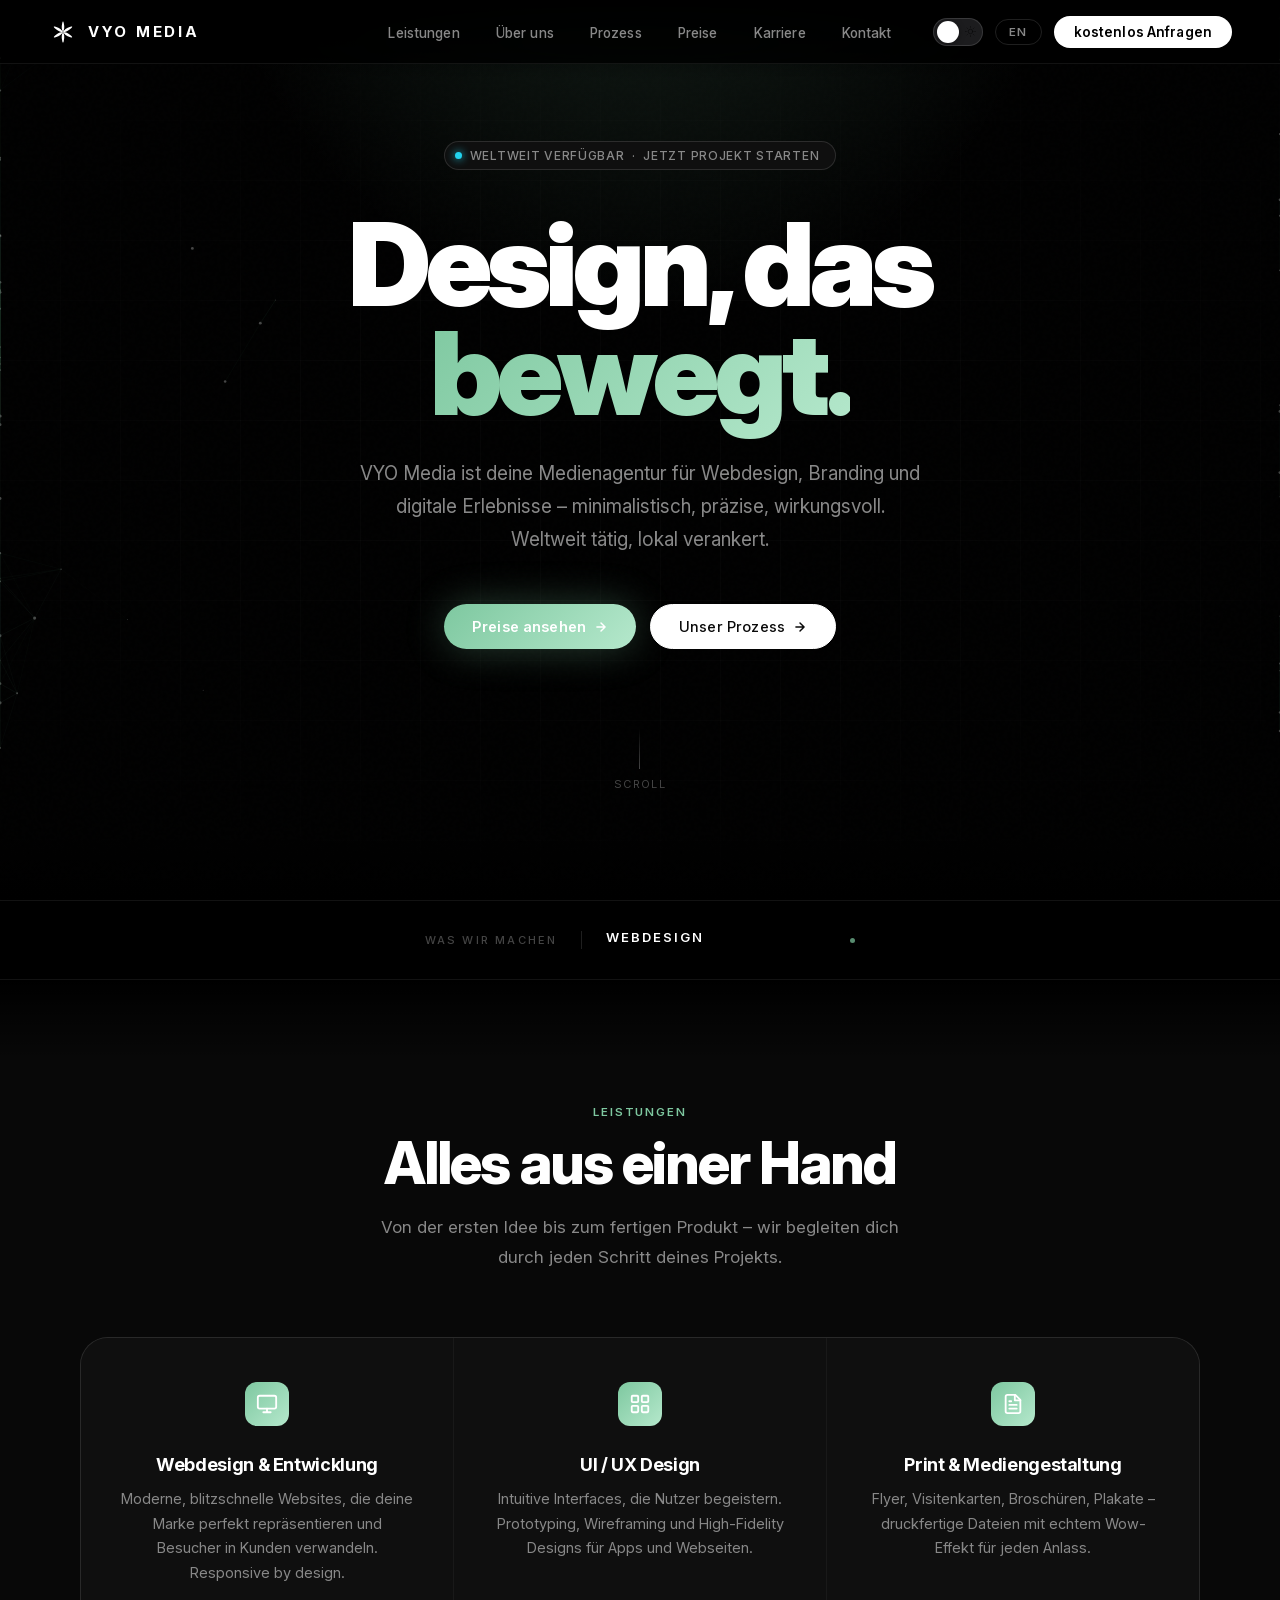
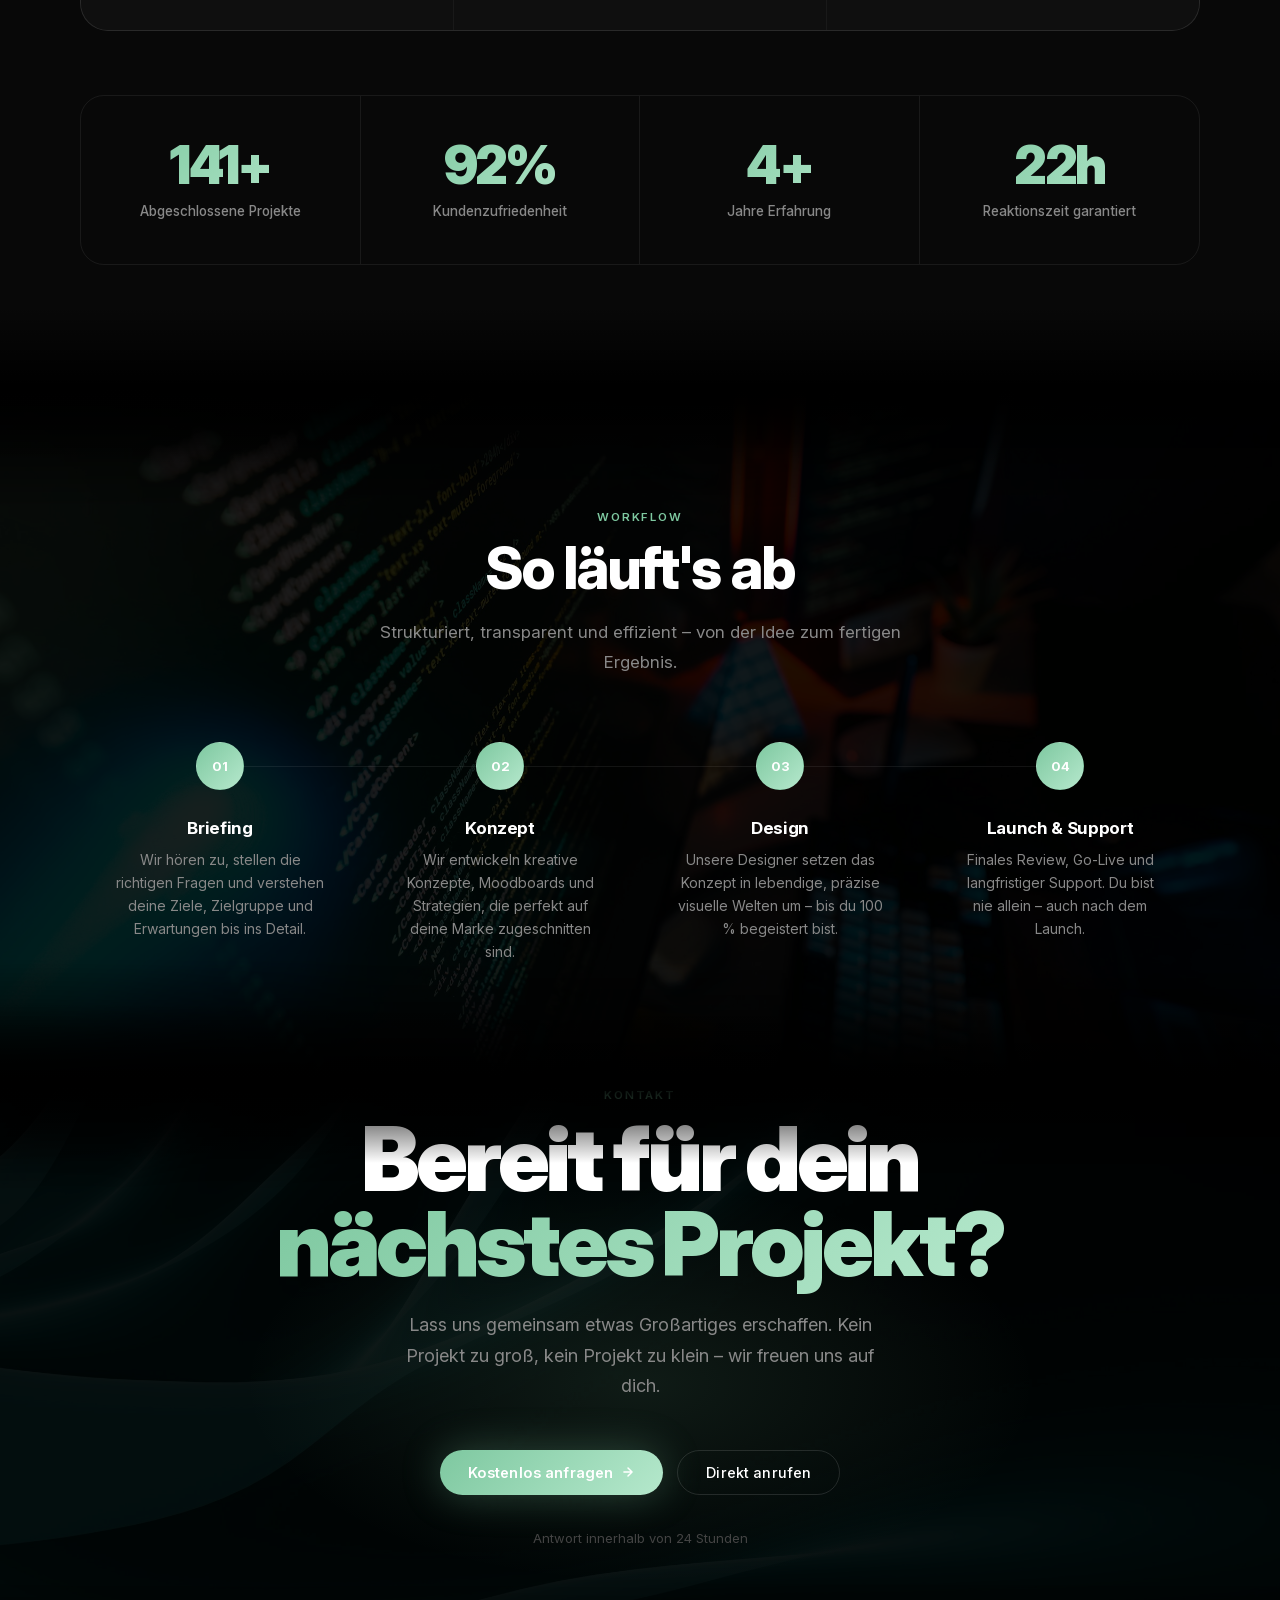
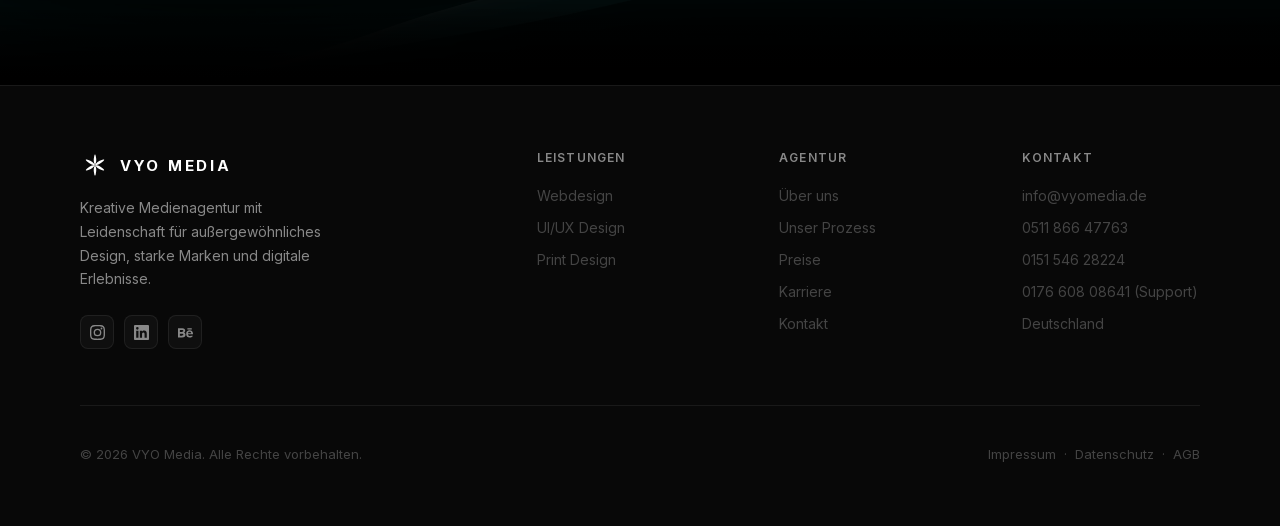
<file: index.html>
<!DOCTYPE html>
<html lang="de">
<head>
  <meta charset="UTF-8">
  <meta name="viewport" content="width=device-width, initial-scale=1.0">
  <title>Webdesign Hannover – VYO Media | Kreative Medienagentur</title>
  <meta name="description" content="VYO Media – Ihre Webdesign-Agentur in Hannover. Wir erstellen professionelle Websites, Logos und digitale Lösungen für Unternehmen. Jetzt kostenlos anfragen.">
  <meta name="keywords" content="Webdesign Hannover, Webdesign Agentur Hannover, Medienagentur Hannover, Content Creation Hannover, Website erstellen Hannover, Logo Design Hannover, Branding Hannover, Social Media Agentur Hannover, digitale Agentur Hannover, Videoproduktion Hannover, Fotografie Hannover, Online Marketing Hannover, VYO Media">
  <link rel="canonical" href="https://vyomedia.de/">
  <meta property="og:type" content="website">
  <meta property="og:title" content="Webdesign Hannover – VYO Media | Kreative Medienagentur">
  <meta property="og:description" content="VYO Media – Ihre Webdesign-Agentur in Hannover. Professionelle Websites, Logos und digitale Lösungen für Unternehmen.">
  <meta property="og:url" content="https://vyomedia.de/">
  <meta property="og:site_name" content="VYO Media">
  <meta property="og:locale" content="de_DE">
  <meta name="twitter:card" content="summary_large_image">
  <meta name="twitter:title" content="Webdesign Hannover – VYO Media">
  <meta name="twitter:description" content="Professionelle Websites, Logos und digitale Lösungen für Unternehmen in Hannover.">
  <script type="application/ld+json">
  {
    "@context": "https://schema.org",
    "@type": "LocalBusiness",
    "name": "VYO Media",
    "alternateName": "VYO Media – Kreative Medienagentur",
    "description": "Kreative Webdesign-Agentur in Hannover. Wir realisieren professionelle Websites, Logo-Design, Branding und digitale Lösungen.",
    "url": "https://vyomedia.de",
    "email": "info@vyomedia.de",
    "telephone": "+4951186647763",
    "address": {
      "@type": "PostalAddress",
      "addressLocality": "Hannover",
      "addressRegion": "Niedersachsen",
      "addressCountry": "DE"
    },
    "areaServed": {
      "@type": "City",
      "name": "Hannover"
    },
    "serviceType": ["Webdesign", "Logo Design", "Branding", "SEO", "Fotografie"],
    "priceRange": "€€",
    "openingHours": "Mo-Fr 09:00-18:00",
    "sameAs": []
  }
  </script>
  
  
  <link rel="stylesheet" href="fonts/inter.css">
  <style>
    :root {
      --bg:        #000000;
      --bg2:       #080808;
      --surface:   #0f0f0f;
      --surface2:  #161616;
      --border:    rgba(255,255,255,0.07);
      --border2:   rgba(255,255,255,0.12);
      --text:      #ffffff;
      --text2:     #888888;
      --text3:     #444444;
      --accent:    #7ec8a0;
      --accent2:   #b5e8cc;
      --gradient:  linear-gradient(135deg, #7ec8a0 0%, #b5e8cc 100%);
      --glow:      rgba(126,200,160,0.15);
    }

    *, *::before, *::after { margin: 0; padding: 0; box-sizing: border-box; }
    html { scroll-behavior: smooth; font-size: 16px; }

    body {
      font-family: 'Inter', -apple-system, BlinkMacSystemFont, sans-serif;
      background: var(--bg);
      color: var(--text);
      overflow-x: hidden;
      min-width: 320px;
      -webkit-font-smoothing: antialiased;
    }

    /* ─── NAV ─────────────────────────────────────────────── */
    nav {
      position: fixed; top: 0; left: 0; right: 0; z-index: 1000;
      display: flex; align-items: center; justify-content: space-between;
      padding: 0 48px; height: 64px;
      background: rgba(0,0,0,0.75);
      backdrop-filter: blur(24px) saturate(180%);
      -webkit-backdrop-filter: blur(24px) saturate(180%);
      border-bottom: 1px solid var(--border);
      transition: background 0.3s ease;
    }

    .nav-logo {
      display: flex; align-items: center; gap: 10px;
      text-decoration: none; color: var(--text);
    }
    .nav-logo-icon { width: 30px; height: 30px; flex-shrink: 0; }
    .nav-logo-text {
      font-size: 15px; font-weight: 700;
      letter-spacing: 0.18em; text-transform: uppercase;
    }

    .nav-links {
      display: flex; gap: 36px; list-style: none;
      position: absolute; left: 50%; transform: translateX(-50%);
    }
    .nav-links a {
      color: var(--text2); text-decoration: none;
      font-size: 13.5px; font-weight: 500; letter-spacing: 0.01em;
      transition: color 0.2s;
    }
    .nav-links a:hover { color: var(--text); }

    .nav-right { display: flex; align-items: center; gap: 12px; }

    .nav-cta {
      display: inline-flex; align-items: center; gap: 6px;
      background: var(--text); color: var(--bg);
      padding: 8px 20px; border-radius: 999px;
      font-size: 13.5px; font-weight: 600; letter-spacing: 0.01em;
      text-decoration: none; transition: opacity 0.2s;
    }
    .nav-cta:hover { opacity: 0.85; }

    /* ─── HERO ────────────────────────────────────────────── */
    .hero {
      min-height: 100vh; display: flex; flex-direction: column;
      align-items: center; justify-content: center;
      text-align: center; padding: 96px 48px 64px;
      position: relative; overflow: hidden;
    }

    .hero-noise {
      position: absolute; inset: 0; pointer-events: none;
      background-image: url("data:image/svg+xml,%3Csvg viewBox='0 0 256 256' xmlns='http://www.w3.org/2000/svg'%3E%3Cfilter id='noise'%3E%3CfeTurbulence type='fractalNoise' baseFrequency='0.9' numOctaves='4' stitchTiles='stitch'/%3E%3C/filter%3E%3Crect width='100%25' height='100%25' filter='url(%23noise)' opacity='0.03'/%3E%3C/svg%3E");
      opacity: 0.4;
    }

    .hero-glow {
      position: absolute; top: -20%; left: 50%; transform: translateX(-50%);
      width: 900px; height: 500px; pointer-events: none;
      background: radial-gradient(ellipse at 50% 0%, rgba(126,200,160,0.18) 0%, transparent 70%);
    }

    .hero-grid-lines {
      position: absolute; inset: 0; pointer-events: none;
      background-image:
        linear-gradient(rgba(255,255,255,0.02) 1px, transparent 1px),
        linear-gradient(90deg, rgba(255,255,255,0.02) 1px, transparent 1px);
      background-size: 60px 60px;
      mask-image: radial-gradient(ellipse 80% 60% at 50% 50%, black 30%, transparent 100%);
    }

    .hero-badge {
      position: relative; z-index: 1;
      display: inline-flex; align-items: center; gap: 8px;
      background: var(--surface); border: 1px solid var(--border2);
      border-radius: 999px; padding: 6px 16px 6px 10px;
      font-size: 12px; font-weight: 500; color: var(--text2);
      letter-spacing: 0.06em; text-transform: uppercase;
      margin-bottom: 40px;
    }
    .badge-dot {
      width: 7px; height: 7px; border-radius: 50%; background: #22d3ee;
      box-shadow: 0 0 8px #22d3ee;
      animation: blink 2.5s ease-in-out infinite;
    }
    @keyframes blink { 0%,100% { opacity: 1; } 50% { opacity: 0.3; } }

    .hero h1 {
      position: relative; z-index: 1;
      font-size: clamp(52px, 9vw, 130px);
      font-weight: 900; line-height: 0.95;
      letter-spacing: -0.045em;
      margin-bottom: 28px;
    }

    .gradient-text {
      background: var(--gradient);
      -webkit-background-clip: text; -webkit-text-fill-color: transparent;
      background-clip: text;
    }

    .hero-sub {
      position: relative; z-index: 1;
      font-size: clamp(16px, 1.8vw, 19px); color: var(--text2);
      max-width: 560px; line-height: 1.75;
      margin-bottom: 48px; font-weight: 400;
    }

    .hero-actions {
      position: relative; z-index: 1;
      display: flex; gap: 14px; flex-wrap: wrap; justify-content: center;
    }

    .btn-primary {
      display: inline-flex; align-items: center; gap: 8px;
      background: var(--gradient); color: #fff;
      border: none; padding: 13px 28px; border-radius: 999px;
      font-size: 14.5px; font-weight: 600; letter-spacing: 0.01em;
      cursor: pointer; text-decoration: none;
      transition: opacity 0.2s, transform 0.2s;
      box-shadow: 0 0 40px rgba(126,200,160,0.3);
    }
    .btn-primary:hover { opacity: 0.85; transform: translateY(-2px); }

    .btn-ghost {
      display: inline-flex; align-items: center; gap: 8px;
      background: transparent; color: var(--text);
      border: 1px solid var(--border2); padding: 13px 28px; border-radius: 999px;
      font-size: 14.5px; font-weight: 500; letter-spacing: 0.01em;
      cursor: pointer; text-decoration: none;
      transition: border-color 0.2s, transform 0.2s;
    }
    .btn-ghost:hover { border-color: rgba(255,255,255,0.35); transform: translateY(-2px); }

    .hero-scroll {
      position: relative; z-index: 1;
      margin-top: 80px; display: flex; flex-direction: column;
      align-items: center; gap: 8px; color: var(--text3);
      font-size: 11px; letter-spacing: 0.12em; text-transform: uppercase;
    }
    .scroll-line {
      width: 1px; height: 40px;
      background: linear-gradient(to bottom, transparent, var(--text3));
      animation: scroll-pulse 2s ease-in-out infinite;
    }
    @keyframes scroll-pulse { 0%,100% { opacity: 0.5; } 50% { opacity: 1; } }

    /* ─── SERVICE CYCLER ─────────────────────────────────── */
    .service-cycler {
      border-top: 1px solid var(--border);
      border-bottom: 1px solid var(--border);
      padding: 28px 48px;
      background: var(--bg);
      display: flex; align-items: center; justify-content: center; gap: 24px;
    }
    .cycler-label {
      font-size: 11px; font-weight: 500; letter-spacing: 0.2em;
      text-transform: uppercase; color: var(--text3); flex-shrink: 0;
    }
    .cycler-divider {
      width: 1px; height: 18px; background: var(--border2); flex-shrink: 0;
    }
    .cycler-stage {
      height: 22px; overflow: visible; position: relative; min-width: 220px;
      perspective: 400px;
    }
    .cycler-word {
      position: absolute; left: 0; right: 0;
      font-size: 13px; font-weight: 600; letter-spacing: 0.15em;
      text-transform: uppercase; color: var(--text);
      opacity: 0; transform: translateZ(-80px) scale(0.6);
      transition: opacity 0.55s ease, transform 0.55s ease;
    }
    .cycler-word.active {
      opacity: 1; transform: translateZ(0) scale(1);
    }
    .cycler-word.exit {
      opacity: 0; transform: translateZ(-80px) scale(0.6);
    }
    .cycler-dot {
      width: 5px; height: 5px; border-radius: 50%;
      background: var(--accent); flex-shrink: 0; opacity: 0.7;
    }

    /* ─── SECTIONS COMMON ─────────────────────────────────── */
    .section { padding: 120px 80px; }
    .section-dark { background: var(--bg2); }
    /* ─── SECTION TRANSITIONS ──────────────────────────── */
    section { position: relative; }
    section::before, section::after {
      content: ''; position: absolute;
      left: 0; right: 0; height: 80px;
      pointer-events: none; z-index: 2;
    }
    section::before { top: 0; background: linear-gradient(to bottom, var(--bg), transparent); }
    section::after  { bottom: 0; background: linear-gradient(to top, var(--bg), transparent); }

    #process {
      background-image: linear-gradient(rgba(0,0,0,1) 0%, transparent 18%, transparent 82%, rgba(0,0,0,1) 100%), linear-gradient(rgba(0,0,0,0.88), rgba(0,0,0,0.88)), url('images/code-screen.jpg');
      background-size: cover; background-position: center;
    }
    [data-theme="light"] #process { background-image: none; }

    .section-label {
      display: inline-block; font-size: 11.5px; font-weight: 600;
      letter-spacing: 0.16em; text-transform: uppercase; color: var(--accent);
      margin-bottom: 14px;
    }

    .section-title {
      font-size: clamp(34px, 4.5vw, 60px); font-weight: 800;
      letter-spacing: -0.035em; line-height: 1.05; margin-bottom: 20px;
    }
    .section-sub {
      font-size: 17px; color: var(--text2);
      max-width: 560px; line-height: 1.75;
    }
    .section-header { margin-bottom: 64px; }
    .section-header.center { text-align: center; }
    .section-header.center .section-sub { margin: 0 auto; }

    /* ─── SERVICES ────────────────────────────────────────── */
    .services-grid {
      display: grid;
      grid-template-columns: repeat(3, 1fr);
      gap: 1px;
      background: var(--border);
      border: 1px solid var(--border);
      border-radius: 28px;
      overflow: hidden;
      max-width: 1280px;
      margin-left: auto;
      margin-right: auto;
    }

    .service-card {
      background: var(--surface); padding: 44px 40px;
      transition: background 0.25s;
      text-align: center;
    }
    .service-card:hover { background: var(--surface2); }

    .svc-icon {
      width: 44px; height: 44px; border-radius: 12px;
      background: var(--gradient); margin-bottom: 28px;
      display: flex; align-items: center; justify-content: center;
      margin-left: auto; margin-right: auto;
    }
    .svc-icon svg {
      width: 22px; height: 22px;
      stroke: #fff; fill: none; stroke-width: 2;
      stroke-linecap: round; stroke-linejoin: round;
    }
    .service-card h3 {
      font-size: 18px; font-weight: 700; letter-spacing: -0.02em;
      margin-bottom: 12px;
    }
    .service-card p {
      font-size: 14.5px; color: var(--text2); line-height: 1.7;
    }

    .svc-dots { display: none; }

    /* ─── STATS ───────────────────────────────────────────── */
    .stats-row {
      display: grid; grid-template-columns: repeat(4, 1fr);
      border: 1px solid var(--border); border-radius: 24px;
      overflow: hidden; margin-top: 64px;
      max-width: 1280px; margin-left: auto; margin-right: auto;
    }
    .stat-box {
      padding: 44px 32px; text-align: center;
      border-right: 1px solid var(--border);
    }
    .stat-box:last-child { border-right: none; }
    .stat-num {
      display: block; font-size: 52px; font-weight: 900;
      letter-spacing: -0.05em; line-height: 1;
      background: var(--gradient); -webkit-background-clip: text;
      -webkit-text-fill-color: transparent; background-clip: text;
      margin-bottom: 8px;
    }
    .stat-lbl { font-size: 13.5px; color: var(--text2); font-weight: 500; }

    /* ─── ABOUT ───────────────────────────────────────────── */
    .about-wrap {
      display: grid; grid-template-columns: 1fr 1fr;
      gap: 96px; align-items: center;
      max-width: 1280px; margin: 0 auto;
    }

    .about-visual {
      aspect-ratio: 1; border-radius: 32px;
      background: var(--surface); border: 1px solid var(--border);
      display: flex; align-items: center; justify-content: center;
      position: relative; overflow: hidden;
    }
    .about-glow {
      position: absolute; inset: 0;
      background: radial-gradient(circle at 50% 50%, var(--glow), transparent 70%);
    }
    .about-logo-big {
      position: relative; z-index: 1;
      animation: spin-slow 30s linear infinite;
    }
    @keyframes spin-slow { to { transform: rotate(360deg); } }

    .checkmark-list { list-style: none; margin-top: 36px; }
    .checkmark-list li {
      display: flex; align-items: flex-start; gap: 14px;
      padding: 15px 0; border-bottom: 1px solid var(--border);
      font-size: 15px; color: var(--text2); line-height: 1.5;
    }
    .checkmark-list li:last-child { border-bottom: none; }
    .check-icon {
      flex-shrink: 0; width: 20px; height: 20px; border-radius: 50%;
      background: var(--gradient); display: flex; align-items: center; justify-content: center;
      margin-top: 1px;
    }
    .check-icon svg { width: 10px; height: 10px; stroke: #fff; fill: none; stroke-width: 3; }

    /* ─── PROCESS ─────────────────────────────────────────── */
    .process-row {
      display: grid; grid-template-columns: repeat(4, 1fr);
      position: relative; gap: 0;
      max-width: 1280px; margin: 0 auto;
    }
    .process-line {
      position: absolute; top: 24px;
      left: calc(12.5%); right: calc(12.5%);
      height: 1px; background: var(--border); z-index: 0;
    }
    .process-step { text-align: center; padding: 0 36px; }
    .step-num {
      width: 48px; height: 48px; border-radius: 50%;
      border: 1px solid var(--border2); background: var(--bg2);
      display: flex; align-items: center; justify-content: center;
      margin: 0 auto 28px; font-size: 13px; font-weight: 700;
      position: relative; z-index: 1; transition: all 0.3s;
    }
    .step-num.lit { background: var(--gradient); border-color: transparent; }
    .process-step:hover .step-num { background: var(--gradient); border-color: transparent; }
    .process-step h3 { font-size: 17px; font-weight: 700; margin-bottom: 10px; letter-spacing: -0.02em; }
    .process-step p { font-size: 14px; color: var(--text2); line-height: 1.65; }

    /* ─── PORTFOLIO TEASER ────────────────────────────────── */
    .portfolio-grid {
      display: grid; grid-template-columns: repeat(3, 1fr);
      gap: 24px;
      max-width: 1280px; margin: 0 auto;
    }
    .portfolio-card {
      border-radius: 20px; overflow: hidden; position: relative;
      background: var(--surface); border: 1px solid var(--border);
      aspect-ratio: 4/3; display: flex; align-items: flex-end;
      transition: transform 0.3s, border-color 0.3s;
    }
    .portfolio-card:hover { transform: translateY(-4px); border-color: var(--border2); }
    .portfolio-card-bg {
      position: absolute; inset: 0;
      display: flex; align-items: center; justify-content: center;
    }
    .portfolio-card-overlay {
      position: absolute; inset: 0;
      background: linear-gradient(to top, rgba(0,0,0,0.85) 0%, transparent 60%);
    }
    .portfolio-card-info {
      position: relative; z-index: 1; padding: 24px;
    }
    .portfolio-card-info h3 { font-size: 16px; font-weight: 700; margin-bottom: 4px; }
    .portfolio-card-info span { font-size: 12.5px; color: var(--text2); }

    .port-icon { opacity: 0.06; }
    .port-icon svg { width: 180px; height: 180px; }

    /* Colored bg accents per card */
    .pc1 {
      background: #0f0c29;
      background-image: url('https://image.thum.io/get/width/1200/crop/800/https://kelneo.de');
      background-size: cover;
      background-position: center top;
    }
    .pc2 {
      background: #0a0a0a;
      background-image: url('https://image.thum.io/get/width/1200/crop/800/https://okeymate.app');
      background-size: cover;
      background-position: center top;
    }
    .pc3 {
      background: #050505;
      background-image: url('https://s.wordpress.com/mshots/v1/https%3A%2F%2Feneshome-arch.github.io%2Fec-group%2F?w=1200&h=800');
      background-size: cover;
      background-position: center top;
    }
    .pc4 {
      background: #0a0a0a;
      background-image: url('https://s.wordpress.com/mshots/v1/https%3A%2F%2Feneshome-arch.github.io%2Fmayca-webseite%2F?w=1200&h=800');
      background-size: cover;
      background-position: center top;
    }
    .pc5 { background: linear-gradient(135deg, #050b0f, #0a1628); }
    .pc6 { background: linear-gradient(135deg, #0f0a0a, #1a0d0d); }

    /* ─── CTA BANNER ──────────────────────────────────────── */
    .cta-banner {
      text-align: center; position: relative; overflow: hidden;
      padding: 0px 48px 88px;
      background-image: linear-gradient(rgba(0,0,0,1) 0%, transparent 18%, transparent 82%, rgba(0,0,0,1) 100%), linear-gradient(rgba(0,0,0,0.9), rgba(0,0,0,0.9)), url('images/teal-waves.jpg');
      background-size: cover;
      background-position: center;
    }
    [data-theme="light"] .cta-banner { background-image: none; }
    .cta-glow {
      position: absolute !important; top: 50%; left: 50%; transform: translate(-50%,-50%);
      width: 800px; height: 400px; pointer-events: none;
      background: radial-gradient(ellipse at center, rgba(126,200,160,0.12), transparent 70%);
    }
    .cta-banner > * { position: relative; z-index: 1; }
    .cta-banner h2 {
      font-size: clamp(44px, 7vw, 96px); font-weight: 900;
      letter-spacing: -0.045em; line-height: 0.95; margin-bottom: 24px;
    }
    .cta-banner p {
      font-size: 18px; color: var(--text2); max-width: 480px;
      margin: 0 auto 48px; line-height: 1.7;
    }
    .cta-btns { display: flex; gap: 14px; justify-content: center; flex-wrap: wrap; }
    .cta-hint {
      margin-top: 32px !important;
      font-size: 13px !important; color: var(--text3) !important;
      max-width: none !important;
    }

    /* ─── FOOTER ──────────────────────────────────────────── */
    footer {
      border-top: 1px solid var(--border); background: var(--bg2);
      padding: 64px 80px;
    }
    .footer-top {
      display: grid; grid-template-columns: 2.2fr 1fr 1fr 1fr;
      gap: 64px; margin-bottom: 56px;
    }
    .footer-brand-desc {
      font-size: 14px; color: var(--text2); line-height: 1.7;
      margin-top: 16px; max-width: 260px;
    }
    .footer-socials { display: flex; gap: 10px; margin-top: 24px; }
    .social-link {
      width: 34px; height: 34px; border-radius: 8px;
      border: 1px solid var(--border); background: var(--surface);
      display: flex; align-items: center; justify-content: center;
      color: var(--text2); text-decoration: none;
      transition: border-color 0.2s, color 0.2s;
    }
    .social-link:hover { border-color: var(--border2); color: var(--text); }
    .social-link svg { width: 15px; height: 15px; fill: currentColor; }

    .footer-col-title {
      font-size: 12px; font-weight: 600; letter-spacing: 0.1em;
      text-transform: uppercase; color: var(--text2); margin-bottom: 20px;
    }
    .footer-col ul { list-style: none; }
    .footer-col li { margin-bottom: 12px; }
    .footer-col a {
      color: var(--text3); text-decoration: none; font-size: 14px;
      transition: color 0.2s;
    }
    .footer-col a:hover { color: var(--text); }

    .footer-bottom {
      border-top: 1px solid var(--border); padding-top: 40px;
      display: flex; justify-content: space-between; align-items: center;
    }
    .footer-bottom p { font-size: 13px; color: var(--text3); }
    .footer-bottom a { color: var(--text3); text-decoration: none; transition: color 0.2s; }
    .footer-bottom a:hover { color: var(--text); }

    /* ─── SCROLL ANIMATIONS ───────────────────────────────── */
    .reveal {
      opacity: 0; transform: translateY(28px);
      transition: opacity 0.7s ease, transform 0.7s ease;
    }
    .reveal.in { opacity: 1; transform: none; }
    .reveal-delay-1 { transition-delay: 0.1s; }
    .reveal-delay-2 { transition-delay: 0.2s; }
    .reveal-delay-3 { transition-delay: 0.3s; }
    .reveal-delay-4 { transition-delay: 0.4s; }
    .reveal-delay-5 { transition-delay: 0.5s; }
    .reveal-delay-6 { transition-delay: 0.6s; }

    /* ─── MOBILE ──────────────────────────────────────────── */
    @media (max-width: 900px) {
      nav { padding: 0 24px; }
      .nav-links { display: none; }
      .nav-hamburger { display: flex !important; }
      .nav-cta { display: none; }
      .section { padding: 80px 32px; }
      .hero { padding: 80px 24px 48px; }
      .services-grid {
        display: flex;
        flex-direction: row;
        gap: 0;
        background: none;
        border: none;
        border-radius: 0;
        overflow-x: auto;
        scroll-snap-type: x mandatory;
        -webkit-overflow-scrolling: touch;
        scrollbar-width: none;
        padding: 0 20px 4px;
        width: 100vw;
        position: relative;
        left: 50%;
        transform: translateX(-50%);
      }
      .services-grid::-webkit-scrollbar { display: none; }
      .service-card {
        flex: 0 0 calc(100vw - 60px);
        scroll-snap-align: center;
        border: 1px solid var(--border);
        border-radius: 20px;
        margin-right: 12px;
        padding: 28px 24px;
        opacity: 0;
        transform: translateX(32px);
        transition: opacity 0.5s ease, transform 0.5s ease, background 0.25s;
      }
      .service-card:last-child { margin-right: 20px; }
      .service-card.svc-visible {
        opacity: 1;
        transform: translateX(0);
      }
      .service-card.svc-visible:nth-child(2) { transition-delay: 0.1s; }
      .service-card.svc-visible:nth-child(3) { transition-delay: 0.2s; }
      .svc-dots {
        display: flex;
        justify-content: center;
        gap: 7px;
        margin-top: 20px;
      }
      .svc-dot {
        width: 6px; height: 6px; border-radius: 50%;
        background: var(--border2);
        transition: background 0.3s, width 0.3s, box-shadow 0.3s;
        cursor: pointer;
      }
      .svc-dot.active {
        width: 20px;
        border-radius: 3px;
        background: linear-gradient(90deg, #7ec8a0, #b5e8cc);
        box-shadow: 0 0 8px rgba(126,200,160,0.5);
      }
      .stats-row { grid-template-columns: repeat(2,1fr); }
      .stat-box:nth-child(2) { border-right: none; }
      .stat-box:nth-child(1),
      .stat-box:nth-child(2) { border-bottom: 1px solid var(--border); }
      .about-wrap { grid-template-columns: 1fr; gap: 48px; }
      .process-row { grid-template-columns: 1fr 1fr; gap: 48px; }
      .process-line { display: none; }
      .portfolio-grid { grid-template-columns: 1fr 1fr; }
      .footer-top { grid-template-columns: 1fr 1fr; }
      .footer-bottom { flex-direction: column; gap: 12px; text-align: center; }
      footer { padding: 48px 32px 32px; }
      .cta-banner { padding: 64px 24px; }
      .service-cycler { padding: 20px 24px; gap: 16px; }
      .cycler-label { font-size: 10px; letter-spacing: 0.14em; }
      .cycler-stage { min-width: 180px; }
    }
    @media (max-width: 540px) {
      body { overflow-x: hidden; }
      .portfolio-grid { grid-template-columns: 1fr; }
      .footer-top { grid-template-columns: 1fr; }
      /* Stats: 2×2 grid on mobile */
      .stats-row { grid-template-columns: repeat(2, 1fr); }
      .stat-box { border-right: 1px solid var(--border) !important; border-bottom: none !important; }
      .stat-box:nth-child(2) { border-right: none !important; }
      .stat-box:nth-child(1),
      .stat-box:nth-child(2) { border-bottom: 1px solid var(--border) !important; }
      .stat-box:last-child { border-right: 1px solid var(--border) !important; }
      nav { padding: 0 16px; }
      .section { padding: 48px 20px; }
      .hero { padding: 80px 20px 40px; }
      .section-title { font-size: clamp(24px, 7vw, 34px); }
      .section-sub { font-size: 15px; }
      .stat-num { font-size: 36px; }
      .stat-box { padding: 20px 12px; }
      .stat-lbl { font-size: 12px; }
      .process-row { grid-template-columns: 1fr; gap: 28px; }
      .process-step { padding: 0 8px; }
      .service-card { padding: 22px 18px; }
      .cta-banner { padding: 48px 20px; }
      .cta-banner h2 { font-size: clamp(32px, 9vw, 48px); }
      .cta-banner p { font-size: 15px; margin-bottom: 32px; }
      .cta-btns { flex-direction: column; align-items: center; gap: 10px; }
      .btn-primary, .btn-ghost { width: 100%; max-width: 280px; text-align: center; padding: 14px 20px; justify-content: center; }
      .hero-actions { flex-direction: column; align-items: center; gap: 10px; width: 100%; }
      .hero-actions .btn-primary,
      .hero-actions .btn-ghost { width: 100%; max-width: 300px; justify-content: center; text-align: center; }
      footer { padding: 40px 24px 24px; }
      .footer-top { gap: 28px; }
      .ticker-item { padding: 0 20px; }
      .ticker::before, .ticker::after { width: 40px; }
      .portfolio-card { aspect-ratio: 3/2; }
      /* Service cycler: hide label on very small screens */
      .service-cycler { padding: 14px 20px; gap: 10px; }
      .cycler-label, .cycler-divider { display: none; }
      .cycler-stage { min-width: 0; width: 100%; text-align: center; }
    }

    @media (max-width: 390px) {
      .hero h1 { letter-spacing: -0.035em; }
      .stat-num { font-size: 30px; }
      .stat-lbl { font-size: 11px; }
      .stat-box { padding: 16px 8px; }
      .footer-top { gap: 20px; }
    }

    @media (hover: none) {
      .btn-primary:hover, .btn-ghost:hover { transform: none; }
      .portfolio-card:hover { transform: none; }
      .service-card:hover { background: var(--surface); }
      .process-step:hover .step-num { background: var(--bg2); border-color: var(--border2); }
      .process-step:hover .step-num.lit { background: var(--gradient); border-color: transparent; }
    }

    /* ─── HERO CANVAS ─────────────────────────────────── */
    #heroCanvas {
      position: absolute; inset: 0;
      width: 100%; height: 100%;
      pointer-events: none; z-index: 0;
      opacity: 0.6;
    }

    /* ─── PORTFOLIO OVERLAY ───────────────────────────── */
    .portfolio-card::after {
      content: 'Projekt ansehen ↗';
      position: absolute; inset: 0; z-index: 4;
      display: flex; align-items: center; justify-content: center;
      font-size: 13px; font-weight: 600; letter-spacing: 0.08em;
      color: #fff; text-transform: uppercase;
      background: rgba(126,200,160,0.18);
      backdrop-filter: blur(6px);
      opacity: 0;
      transition: opacity 0.35s;
    }
    .portfolio-card:hover::after { opacity: 1; }

    /* ─── LIGHT THEME ─────────────────────────────────── */
    [data-theme="light"] {
      --bg: #f0faf5; --bg2: #e3f5eb; --surface: #d4eddf; --surface2: #c5e6d3;
      --border: rgba(0,80,40,0.1); --border2: rgba(0,80,40,0.18);
      --text: #0a2118; --text2: #3a6b52; --text3: #7aab90;
      --glow: rgba(126,200,160,0.12);
    }
    [data-theme="light"] nav { background: rgba(240,250,245,0.88) !important; border-bottom-color: rgba(0,80,40,0.1); }
    [data-theme="light"] .nav-cta { background: #0a0a0a; color: #fff; }
    [data-theme="light"] .nav-logo-icon path,
    [data-theme="light"] .about-logo-big path,
    [data-theme="light"] footer .nav-logo-icon path { fill: #0a0a0a; }
    [data-theme="light"] .nav-logo-text { color: #0a0a0a; }
    [data-theme="light"] .nav-links a { color: #555; }
    [data-theme="light"] .portfolio-card::after { color: #fff; }
    [data-theme="light"] .hero-scroll { color: #aaa; }
    [data-theme="light"] .scroll-line { background: linear-gradient(to bottom, transparent, #aaa); }
    [data-theme="light"] footer p,
    [data-theme="light"] footer a { color: #999; }
    [data-theme="light"] footer a:hover { color: #0a0a0a; }
    [data-theme="light"] .hero-grid-lines {
      background-image: linear-gradient(rgba(0,0,0,0.04) 1px,transparent 1px),linear-gradient(90deg,rgba(0,0,0,0.04) 1px,transparent 1px);
    }
    [data-theme="light"] .btn-ghost { color: #0a0a0a; border-color: rgba(0,0,0,0.2); }
    [data-theme="light"] .btn-ghost:hover { border-color: rgba(0,0,0,0.45); }
    [data-theme="light"] .service-cycler { background: var(--bg); border-color: var(--border); }
    [data-theme="light"] .social-link { background: var(--surface); border-color: var(--border); }

    /* ─── TOGGLE SWITCH ────────────────────────────────── */
    .theme-toggle { cursor: pointer; display: flex; align-items: center; }
    .theme-toggle input { display: none; }
    .toggle-track {
      width: 50px; height: 28px; background: #1c1c1e;
      border: 1.5px solid rgba(255,255,255,0.13); border-radius: 999px;
      position: relative; transition: background 0.35s, border-color 0.35s;
      display: flex; align-items: center;
    }
    .toggle-thumb {
      width: 22px; height: 22px; border-radius: 50%; background: #fff;
      position: absolute; left: 3px;
      transition: transform 0.35s cubic-bezier(.34,1.56,.64,1);
      box-shadow: 0 1px 6px rgba(0,0,0,0.4);
    }
    .theme-toggle input:checked ~ .toggle-track { background: #e5e5ea; border-color: rgba(0,0,0,0.1); }
    .theme-toggle input:checked ~ .toggle-track .toggle-thumb { transform: translateX(21px); background: #1c1c1e; }
    .toggle-icons {
      position: absolute; inset: 0; display: flex; align-items: center;
      justify-content: space-between; padding: 0 6px; pointer-events: none;
    }
    .t-moon { width: 11px; height: 11px; stroke: rgba(255,255,255,0.6); fill: none; stroke-width: 2; stroke-linecap: round; }
    .t-sun  { width: 11px; height: 11px; stroke: rgba(0,0,0,0.45);      fill: none; stroke-width: 2; stroke-linecap: round; }
  
    /* ─── LANG TOGGLE ────────────────────────────────── */
    .lang-toggle {
      background: transparent; border: 1px solid var(--border2);
      color: var(--text2); padding: 5px 13px; border-radius: 999px;
      font-size: 11.5px; font-weight: 600; letter-spacing: 0.1em;
      cursor: pointer; transition: color 0.2s, border-color 0.2s;
      font-family: inherit;
    }
    .lang-toggle:hover { color: var(--text); border-color: var(--text3); }

    /* ─── MOBILE MENU ─────────────────────────────────── */
    .nav-hamburger {
      display: none;
      flex-direction: column;
      justify-content: center;
      align-items: flex-end;
      gap: 5px;
      cursor: pointer;
      background: var(--surface);
      border: 1px solid var(--border2);
      padding: 9px 10px;
      border-radius: 10px;
      position: relative;
      transition: box-shadow 0.25s, border-color 0.25s, background 0.25s;
      overflow: hidden;
    }
    .nav-hamburger::after {
      content: "";
      position: absolute;
      inset: 0;
      background: var(--gradient);
      opacity: 0;
      transition: opacity 0.25s;
      border-radius: inherit;
      z-index: 0;
    }
    .nav-hamburger:hover {
      border-color: transparent;
      box-shadow: 0 0 18px rgba(126,200,160,0.45), 0 0 4px rgba(126,200,160,0.2);
    }
    .nav-hamburger:hover::after { opacity: 0.12; }
    .nav-hamburger span {
      display: block;
      height: 1.5px;
      background: linear-gradient(90deg, #7ec8a0, #b5e8cc);
      border-radius: 2px;
      transition: transform 0.32s cubic-bezier(.16,1,.3,1), opacity 0.25s, width 0.25s;
      transform-origin: center;
      position: relative;
      z-index: 1;
    }
    .nav-hamburger span:nth-child(1) { width: 14px; }
    .nav-hamburger span:nth-child(2) { width: 22px; }
    .nav-hamburger span:nth-child(3) { width: 18px; }
    .nav-hamburger:hover span { width: 22px; }
    .nav-hamburger.open span:nth-child(1) { width: 22px; transform: translateY(6.5px) rotate(45deg); }
    .nav-hamburger.open span:nth-child(2) { opacity: 0; transform: scaleX(0); }
    .nav-hamburger.open span:nth-child(3) { width: 22px; transform: translateY(-6.5px) rotate(-45deg); }
    .nav-hamburger.open { border-color: rgba(126,200,160,0.4); box-shadow: 0 0 20px rgba(126,200,160,0.3); }
    .nav-hamburger.open::after { opacity: 0.1; }
    .mobile-menu {
      position: fixed; top: 64px; left: 0; right: 0;
      background: rgba(8,8,8,0.97);
      backdrop-filter: blur(24px) saturate(180%);
      -webkit-backdrop-filter: blur(24px) saturate(180%);
      border-bottom: 1px solid var(--border);
      z-index: 998;
      display: none; flex-direction: column;
      animation: mobileMenuIn 0.22s ease both;
    }
    .mobile-menu.open { display: flex; }
    @keyframes mobileMenuIn {
      from { opacity: 0; transform: translateY(-6px); }
      to   { opacity: 1; transform: translateY(0); }
    }
    .mobile-menu a {
      padding: 15px 28px;
      font-size: 15px; font-weight: 500; letter-spacing: 0.01em;
      color: var(--text2); text-decoration: none;
      border-bottom: 1px solid var(--border);
      transition: color 0.15s, background 0.15s;
      display: flex; align-items: center; justify-content: space-between;
    }
    .mobile-menu a::after { content: '→'; font-size: 13px; opacity: 0.4; transition: opacity 0.15s, transform 0.15s; }
    .mobile-menu a:hover { color: var(--text); background: var(--surface); }
    .mobile-menu a:hover::after { opacity: 1; transform: translateX(3px); }
    .mobile-menu a:last-child { border-bottom: none; }
    .mobile-menu-cta {
      margin: 16px 24px 20px !important;
      padding: 13px 20px !important;
      background: var(--text) !important; color: var(--bg) !important;
      border-radius: 999px !important; text-align: center !important;
      font-weight: 600 !important; border-bottom: none !important;
      justify-content: center !important;
    }
    .mobile-menu-cta::after { display: none !important; }
    [data-theme="light"] .mobile-menu { background: rgba(240,250,245,0.97); }
    [data-theme="light"] .mobile-menu-cta { background: #0a0a0a !important; color: #fff !important; }
    </style>
  <script>if(localStorage.getItem('ace-theme')==='light')document.documentElement.setAttribute('data-theme','light');</script>
</head>
<body>

<!-- ════════════════════ NAVIGATION ════════════════════ -->
<nav id="navbar">
  <a href="#home" class="nav-logo">
    <!-- VYO Media — Bloom Mark (swap with logo-mark.svg to switch) -->
    <svg class="nav-logo-icon" viewBox="0 0 100 100" xmlns="http://www.w3.org/2000/svg">
      <g fill="white">
        <path d="M50,50 C46,43 44,34 47.5,20 C48.5,13 51.5,13 52.5,20 C56,34 54,43 50,50Z" transform="rotate(0,50,50)"/>
        <path d="M50,50 C46,43 44,34 47.5,20 C48.5,13 51.5,13 52.5,20 C56,34 54,43 50,50Z" transform="rotate(60,50,50)"/>
        <path d="M50,50 C46,43 44,34 47.5,20 C48.5,13 51.5,13 52.5,20 C56,34 54,43 50,50Z" transform="rotate(120,50,50)"/>
        <path d="M50,50 C46,43 44,34 47.5,20 C48.5,13 51.5,13 52.5,20 C56,34 54,43 50,50Z" transform="rotate(180,50,50)"/>
        <path d="M50,50 C46,43 44,34 47.5,20 C48.5,13 51.5,13 52.5,20 C56,34 54,43 50,50Z" transform="rotate(240,50,50)"/>
        <path d="M50,50 C46,43 44,34 47.5,20 C48.5,13 51.5,13 52.5,20 C56,34 54,43 50,50Z" transform="rotate(300,50,50)"/>
      </g>
    </svg>
    <span class="nav-logo-text">VYO Media</span>
  </a>

  <ul class="nav-links">
    <li><a href="leistungen.html">Leistungen</a></li>
    <li><a href="ueber-uns.html">Über uns</a></li>
    <li><a href="prozess.html">Prozess</a></li>
    <li><a href="preise.html">Preise</a></li>
    <li><a href="karriere.html">Karriere</a></li>
    <li><a href="#contact">Kontakt</a></li>
  </ul>

  <div class="nav-right">
    <label class="theme-toggle" aria-label="Theme umschalten">
      <input type="checkbox" id="themeToggle">
      <span class="toggle-track">
        <span class="toggle-icons">
          <svg class="t-moon" viewBox="0 0 24 24"><path d="M21 12.79A9 9 0 1 1 11.21 3 7 7 0 0 0 21 12.79z"/></svg>
          <svg class="t-sun" viewBox="0 0 24 24"><circle cx="12" cy="12" r="5"/><line x1="12" y1="1" x2="12" y2="3"/><line x1="12" y1="21" x2="12" y2="23"/><line x1="4.22" y1="4.22" x2="5.64" y2="5.64"/><line x1="18.36" y1="18.36" x2="19.78" y2="19.78"/><line x1="1" y1="12" x2="3" y2="12"/><line x1="21" y1="12" x2="23" y2="12"/><line x1="4.22" y1="19.78" x2="5.64" y2="18.36"/><line x1="18.36" y1="5.64" x2="19.78" y2="4.22"/></svg>
        </span>
        <span class="toggle-thumb"></span>
      </span>
    </label>
    <button class="lang-toggle" id="langToggle">EN</button>
    <button class="nav-hamburger" id="navHamburger" aria-label="Menü öffnen"><span></span><span></span><span></span></button>
    <a href="anfragen.html" class="nav-cta">kostenlos Anfragen</a>
  </div>
</nav>
<div class="mobile-menu" id="mobileMenu">
  <a href="leistungen.html">Leistungen</a>
  <a href="ueber-uns.html">Über uns</a>
  <a href="prozess.html">Prozess</a>
  <a href="preise.html">Preise</a>
  <a href="karriere.html">Karriere</a>
  <a href="#contact">Kontakt</a>
  <a href="anfragen.html" class="mobile-menu-cta">kostenlos Anfragen</a>
</div>

<!-- ════════════════════ HERO ════════════════════ -->
<section class="hero" id="home">
  <canvas id="heroCanvas"></canvas>
  <div class="hero-noise"></div>
  <div class="hero-grid-lines"></div>
  <div class="hero-glow"></div>

  <div class="hero-badge">
    <span class="badge-dot"></span>
    <span data-i18n="hero-badge">Weltweit verfügbar &nbsp;·&nbsp; Jetzt Projekt starten</span>
  </div>

  <h1>
    <span data-i18n="hero-h1a">Design, das</span><br>
    <span class="gradient-text" data-i18n="hero-h1b">bewegt.</span>
  </h1>

  <p class="hero-sub" data-i18n="hero-sub">
    VYO Media ist deine Medienagentur für Webdesign, Branding und digitale Erlebnisse –
    minimalistisch, präzise, wirkungsvoll. Weltweit tätig, lokal verankert.
  </p>

  <div class="hero-actions">
    <a href="preise.html" class="btn-primary" data-i18n-btn="hero-btn1">
      <span data-i18n="hero-btn1">Preise ansehen</span>
      <svg width="14" height="14" viewBox="0 0 24 24" fill="none" stroke="currentColor" stroke-width="2.5" stroke-linecap="round" stroke-linejoin="round"><path d="M5 12h14M12 5l7 7-7 7"/></svg>
    </a>
    <a href="prozess.html" class="btn-ghost" style="background:#fff;color:#0a0a0a;border-color:#fff;">
      <span data-i18n="hero-btn2">Unser Prozess</span>
      <svg width="14" height="14" viewBox="0 0 24 24" fill="none" stroke="currentColor" stroke-width="2.5" stroke-linecap="round" stroke-linejoin="round"><path d="M5 12h14M12 5l7 7-7 7"/></svg>
    </a>
  </div>

  <div class="hero-scroll">
    <div class="scroll-line"></div>
    Scroll
  </div>
</section>

<!-- ════════════════════ SERVICE CYCLER ════════════════════ -->
<div class="service-cycler">
  <span class="cycler-label" data-i18n="cycler-label">Was wir machen</span>
  <span class="cycler-divider"></span>
  <div class="cycler-stage" id="cyclerStage">
    <span class="cycler-word active">Webdesign</span>
    <span class="cycler-word">UI / UX Design</span>
    <span class="cycler-word">Landing Pages</span>
    <span class="cycler-word">SEO & Performance</span>
    <span class="cycler-word" data-i18n="cycler-print">Print & Medien</span>
    <span class="cycler-word">Content Creation</span>
    <span class="cycler-word">Photoshooting</span>
    <span class="cycler-word">Video & Reels</span>
  </div>
  <span class="cycler-dot"></span>
</div>

<!-- ════════════════════ SERVICES ════════════════════ -->
<section class="section section-dark" id="services">
  <div class="section-header center">
    <div class="section-label" data-i18n="svc-label">Leistungen</div>
    <h2 class="section-title" data-i18n="svc-title">Alles aus einer Hand</h2>
    <p class="section-sub" data-i18n="svc-sub">Von der ersten Idee bis zum fertigen Produkt – wir begleiten dich durch jeden Schritt deines Projekts.</p>
  </div>

  <div class="services-grid">
    <div class="service-card reveal">
      <div class="svc-icon">
        <svg viewBox="0 0 24 24"><rect x="2" y="3" width="20" height="14" rx="2"/><path d="M8 21h8M12 17v4"/></svg>
      </div>
      <h3 data-i18n="svc1-title">Webdesign & Entwicklung</h3>
      <p data-i18n="svc1-desc">Moderne, blitzschnelle Websites, die deine Marke perfekt repräsentieren und Besucher in Kunden verwandeln. Responsive by design.</p>
    </div>

    <div class="service-card reveal reveal-delay-1">
      <div class="svc-icon">
        <svg viewBox="0 0 24 24"><rect x="3" y="3" width="7" height="7" rx="1"/><rect x="14" y="3" width="7" height="7" rx="1"/><rect x="3" y="14" width="7" height="7" rx="1"/><rect x="14" y="14" width="7" height="7" rx="1"/></svg>
      </div>
      <h3 data-i18n="svc2-title">UI / UX Design</h3>
      <p data-i18n="svc2-desc">Intuitive Interfaces, die Nutzer begeistern. Prototyping, Wireframing und High-Fidelity Designs für Apps und Webseiten.</p>
    </div>

    <div class="service-card reveal reveal-delay-3">
      <div class="svc-icon">
        <svg viewBox="0 0 24 24"><path d="M14.5 2H6a2 2 0 0 0-2 2v16a2 2 0 0 0 2 2h12a2 2 0 0 0 2-2V7.5L14.5 2z"/><polyline points="14 2 14 8 20 8"/><line x1="16" y1="13" x2="8" y2="13"/><line x1="16" y1="17" x2="8" y2="17"/><polyline points="10 9 9 9 8 9"/></svg>
      </div>
      <h3 data-i18n="svc3-title">Print & Mediengestaltung</h3>
      <p data-i18n="svc3-desc">Flyer, Visitenkarten, Broschüren, Plakate – druckfertige Dateien mit echtem Wow-Effekt für jeden Anlass.</p>
    </div>
  </div>
  <div class="svc-dots" id="svcDots">
    <span class="svc-dot active" data-i="0"></span>
    <span class="svc-dot" data-i="1"></span>
    <span class="svc-dot" data-i="2"></span>
  </div>

  <!-- Stats -->
  <div class="stats-row reveal">
    <div class="stat-box">
      <span class="stat-num">150+</span>
      <span class="stat-lbl" data-i18n="stat1">Abgeschlossene Projekte</span>
    </div>
    <div class="stat-box">
      <span class="stat-num">98%</span>
      <span class="stat-lbl" data-i18n="stat2">Kundenzufriedenheit</span>
    </div>
    <div class="stat-box">
      <span class="stat-num">5+</span>
      <span class="stat-lbl" data-i18n="stat3">Jahre Erfahrung</span>
    </div>
    <div class="stat-box">
      <span class="stat-num">24h</span>
      <span class="stat-lbl" data-i18n="stat4">Reaktionszeit garantiert</span>
    </div>
  </div>
</section>


<!-- ════════════════════ PROCESS ════════════════════ -->
<section class="section section-dark" id="process">
  <div class="section-header center">
    <div class="section-label" data-i18n="proc-label">Workflow</div>
    <h2 class="section-title" data-i18n="proc-title">So läuft's ab</h2>
    <p class="section-sub" data-i18n="proc-sub">Strukturiert, transparent und effizient – von der Idee zum fertigen Ergebnis.</p>
  </div>

  <div class="process-row">
    <div class="process-line"></div>
    <div class="process-step reveal">
      <div class="step-num lit">01</div>
      <h3 data-i18n="step1-title">Briefing</h3>
      <p data-i18n="step1-desc">Wir hören zu, stellen die richtigen Fragen und verstehen deine Ziele, Zielgruppe und Erwartungen bis ins Detail.</p>
    </div>
    <div class="process-step reveal reveal-delay-1">
      <div class="step-num lit">02</div>
      <h3 data-i18n="step2-title">Konzept</h3>
      <p data-i18n="step2-desc">Wir entwickeln kreative Konzepte, Moodboards und Strategien, die perfekt auf deine Marke zugeschnitten sind.</p>
    </div>
    <div class="process-step reveal reveal-delay-2">
      <div class="step-num lit">03</div>
      <h3 data-i18n="step3-title">Design</h3>
      <p data-i18n="step3-desc">Unsere Designer setzen das Konzept in lebendige, präzise visuelle Welten um – bis du 100 % begeistert bist.</p>
    </div>
    <div class="process-step reveal reveal-delay-3">
      <div class="step-num lit">04</div>
      <h3 data-i18n="step4-title">Launch & Support</h3>
      <p data-i18n="step4-desc">Finales Review, Go-Live und langfristiger Support. Du bist nie allein – auch nach dem Launch.</p>
    </div>
  </div>
</section>

<!-- ════════════════════ CTA ════════════════════ -->
<section class="cta-banner section-dark" id="contact">
  <div class="cta-glow"></div>
  <div class="section-label" data-i18n="cta-label">Kontakt</div>
  <h2>
    <span data-i18n="cta-h1">Bereit für dein</span><br>
    <span class="gradient-text" data-i18n="cta-h2">nächstes Projekt?</span>
  </h2>
  <p data-i18n="cta-desc">Lass uns gemeinsam etwas Großartiges erschaffen. Kein Projekt zu groß, kein Projekt zu klein – wir freuen uns auf dich.</p>
  <div class="cta-btns">
    <a href="anfragen.html" class="btn-primary">
      <span data-i18n="cta-btn1">Kostenlos anfragen</span>
      <svg width="14" height="14" viewBox="0 0 24 24" fill="none" stroke="currentColor" stroke-width="2.5" stroke-linecap="round" stroke-linejoin="round"><path d="M5 12h14M12 5l7 7-7 7"/></svg>
    </a>
    <a href="tel:+051186647763" class="btn-ghost" data-i18n="cta-btn2">Direkt anrufen</a>
  </div>
  <p class="cta-hint"><span data-i18n="cta-hint">Antwort innerhalb von 24 Stunden</span></p>
</section>

<!-- ════════════════════ FOOTER ════════════════════ -->
<footer>
  <div class="footer-top">
    <div>
      <a href="#home" class="nav-logo">
        <svg class="nav-logo-icon" viewBox="0 0 100 100" xmlns="http://www.w3.org/2000/svg">
          <g fill="white">
            <path d="M50,50 C46,43 44,34 47.5,20 C48.5,13 51.5,13 52.5,20 C56,34 54,43 50,50Z" transform="rotate(0,50,50)"/>
            <path d="M50,50 C46,43 44,34 47.5,20 C48.5,13 51.5,13 52.5,20 C56,34 54,43 50,50Z" transform="rotate(60,50,50)"/>
            <path d="M50,50 C46,43 44,34 47.5,20 C48.5,13 51.5,13 52.5,20 C56,34 54,43 50,50Z" transform="rotate(120,50,50)"/>
            <path d="M50,50 C46,43 44,34 47.5,20 C48.5,13 51.5,13 52.5,20 C56,34 54,43 50,50Z" transform="rotate(180,50,50)"/>
            <path d="M50,50 C46,43 44,34 47.5,20 C48.5,13 51.5,13 52.5,20 C56,34 54,43 50,50Z" transform="rotate(240,50,50)"/>
            <path d="M50,50 C46,43 44,34 47.5,20 C48.5,13 51.5,13 52.5,20 C56,34 54,43 50,50Z" transform="rotate(300,50,50)"/>
          </g>
        </svg>
        <span class="nav-logo-text">VYO Media</span>
      </a>
      <p class="footer-brand-desc" data-i18n="footer-desc">
        Kreative Medienagentur mit Leidenschaft für außergewöhnliches Design, starke Marken und digitale Erlebnisse.
      </p>
      <div class="footer-socials">
        <!-- Instagram -->
        <a href="#" class="social-link" aria-label="Instagram">
          <svg viewBox="0 0 24 24" xmlns="http://www.w3.org/2000/svg"><path d="M12 2.163c3.204 0 3.584.012 4.85.07 3.252.148 4.771 1.691 4.919 4.919.058 1.265.069 1.645.069 4.849 0 3.205-.012 3.584-.069 4.849-.149 3.225-1.664 4.771-4.919 4.919-1.266.058-1.644.07-4.85.07-3.204 0-3.584-.012-4.849-.07-3.26-.149-4.771-1.699-4.919-4.92-.058-1.265-.07-1.644-.07-4.849 0-3.204.013-3.583.07-4.849.149-3.227 1.664-4.771 4.919-4.919 1.266-.057 1.645-.069 4.849-.069zM12 0C8.741 0 8.333.014 7.053.072 2.695.272.273 2.69.073 7.052.014 8.333 0 8.741 0 12c0 3.259.014 3.668.072 4.948.2 4.358 2.618 6.78 6.98 6.98C8.333 23.986 8.741 24 12 24c3.259 0 3.668-.014 4.948-.072 4.354-.2 6.782-2.618 6.979-6.98.059-1.28.073-1.689.073-4.948 0-3.259-.014-3.667-.072-4.947-.196-4.354-2.617-6.78-6.979-6.98C15.668.014 15.259 0 12 0zm0 5.838a6.162 6.162 0 1 0 0 12.324 6.162 6.162 0 0 0 0-12.324zM12 16a4 4 0 1 1 0-8 4 4 0 0 1 0 8zm6.406-11.845a1.44 1.44 0 1 0 0 2.881 1.44 1.44 0 0 0 0-2.881z"/></svg>
        </a>
        <!-- LinkedIn -->
        <a href="#" class="social-link" aria-label="LinkedIn">
          <svg viewBox="0 0 24 24" xmlns="http://www.w3.org/2000/svg"><path d="M20.447 20.452h-3.554v-5.569c0-1.328-.027-3.037-1.852-3.037-1.853 0-2.136 1.445-2.136 2.939v5.667H9.351V9h3.414v1.561h.046c.477-.9 1.637-1.85 3.37-1.85 3.601 0 4.267 2.37 4.267 5.455v6.286zM5.337 7.433a2.062 2.062 0 0 1-2.063-2.065 2.064 2.064 0 1 1 2.063 2.065zm1.782 13.019H3.555V9h3.564v11.452zM22.225 0H1.771C.792 0 0 .774 0 1.729v20.542C0 23.227.792 24 1.771 24h20.451C23.2 24 24 23.227 24 22.271V1.729C24 .774 23.2 0 22.222 0h.003z"/></svg>
        </a>
        <!-- Behance -->
        <a href="#" class="social-link" aria-label="Behance">
          <svg viewBox="0 0 24 24" xmlns="http://www.w3.org/2000/svg"><path d="M22 7h-7V5h7v2zm1.726 10c-.442 1.297-2.029 3-5.101 3-3.074 0-5.564-1.729-5.564-5.675 0-3.91 2.325-5.92 5.466-5.92 3.082 0 4.964 1.782 5.375 4.426.078.506.109 1.188.095 2.14H15.97c.13 3.211 3.483 3.312 4.588 2.029h3.168zm-7.686-4h4.965c-.105-1.547-1.136-2.219-2.477-2.219-1.466 0-2.277.768-2.488 2.219zm-9.574 6.988H0V5.021h6.953c5.476.081 5.58 5.444 2.72 6.906 3.461 1.26 3.577 8.061-3.207 8.061zM3 11h3.584c2.508 0 2.906-3-.312-3H3v3zm3.391 3H3v3.016h3.341c3.055 0 2.868-3.016.05-3.016z"/></svg>
        </a>
      </div>
    </div>

    <div class="footer-col">
      <div class="footer-col-title" data-i18n="svc-label">Leistungen</div>
      <ul>
        <li><a href="#services">Webdesign</a></li>
        <li><a href="#services">UI/UX Design</a></li>
        <li><a href="#services">Print Design</a></li>
      </ul>
    </div>

    <div class="footer-col">
      <div class="footer-col-title" data-i18n="footer-agency">Agentur</div>
      <ul>
        <li><a href="ueber-uns.html">Über uns</a></li>
        <li><a href="prozess.html">Unser Prozess</a></li>
        <li><a href="preise.html">Preise</a></li>
    <li><a href="karriere.html">Karriere</a></li>
        <li><a href="#contact">Kontakt</a></li>
      </ul>
    </div>

    <div class="footer-col">
      <div class="footer-col-title" data-i18n="cta-label">Kontakt</div>
      <ul>
        <li><a href="mailto:info@vyomedia.de">info@vyomedia.de</a></li>
        <li><a href="tel:+051186647763">0511 866 47763</a></li>
        <li><a href="tel:+4915154628224">0151 546 28224</a></li>
        <li><a href="tel:+4917660808641">0176 608 08641 (Support)</a></li>
        <li><a href="#">Deutschland</a></li>
      </ul>
    </div>
  </div>

  <div class="footer-bottom">
    <p data-i18n="footer-copy">© 2026 VYO Media. Alle Rechte vorbehalten.</p>
    <p>
      <a href="impressum.html">Impressum</a> &nbsp;·&nbsp;
      <a href="datenschutz.html">Datenschutz</a> &nbsp;·&nbsp;
      <a href="#">AGB</a>
    </p>
  </div>
</footer>

<!-- ════════════════════ SCRIPTS ════════════════════ -->
<script>
  // Scroll reveal
  const revealObs = new IntersectionObserver(entries => {
    entries.forEach(e => { if (e.isIntersecting) e.target.classList.add('in'); });
  }, { threshold: 0.1 });
  document.querySelectorAll('.reveal').forEach(el => revealObs.observe(el));

  // Services carousel (mobile only)
  (function() {
    var grid = document.querySelector('.services-grid');
    var dots = document.querySelectorAll('.svc-dot');
    var dotsWrap = document.getElementById('svcDots');
    if (!grid || !dots.length) return;

    // Trigger slide-in animation when section enters viewport
    var svcObs = new IntersectionObserver(function(entries) {
      entries.forEach(function(e) {
        if (e.isIntersecting) {
          document.querySelectorAll('.service-card').forEach(function(c) {
            c.classList.add('svc-visible');
          });
          svcObs.disconnect();
        }
      });
    }, { threshold: 0.2 });
    svcObs.observe(grid);

    // Dots: only show on mobile
    function isMobile() { return window.innerWidth <= 900; }
    function updateDots() {
      if (!isMobile()) { dotsWrap.style.display = 'none'; return; }
      dotsWrap.style.display = 'flex';
      var idx = Math.round(grid.scrollLeft / grid.clientWidth);
      dots.forEach(function(d, i) { d.classList.toggle('active', i === idx); });
    }
    grid.addEventListener('scroll', updateDots, { passive: true });
    window.addEventListener('resize', updateDots);
    updateDots();

    // Click dot → scroll to card
    dots.forEach(function(d) {
      d.addEventListener('click', function() {
        var i = parseInt(d.getAttribute('data-i'));
        grid.scrollTo({ left: i * grid.clientWidth, behavior: 'smooth' });
      });
    });
  })();

  // Nav on scroll
  const navbar = document.getElementById('navbar');
  function updateNavBg() {
    const light = document.documentElement.getAttribute('data-theme') === 'light';
    navbar.style.background = window.scrollY > 60
      ? (light ? 'rgba(240,250,245,0.97)' : 'rgba(0,0,0,0.97)')
      : (light ? 'rgba(240,250,245,0.88)' : 'rgba(0,0,0,0.75)');
  }
  window.addEventListener('scroll', updateNavBg, { passive: true });

  // Language toggle
  const translations = {
    de: {
      'hero-badge':   'Weltweit verfügbar \u00a0·\u00a0 Jetzt Projekt starten',
      'hero-h1a':     'Design, das',
      'hero-h1b':     'bewegt.',
      'hero-sub':     'VYO Media ist deine Medienagentur für Webdesign, Branding und digitale Erlebnisse – minimalistisch, präzise, wirkungsvoll. Weltweit tätig, lokal verankert.',
      'hero-btn1':    'Preise ansehen',
      'hero-btn2':    'Unser Prozess',
      'cycler-label': 'Was wir machen',
      'cycler-print': 'Print & Medien',
      'svc-label':    'Leistungen',
      'svc-title':    'Alles aus einer Hand',
      'svc-sub':      'Von der ersten Idee bis zum fertigen Produkt – wir begleiten dich durch jeden Schritt deines Projekts.',
      'svc1-title':   'Webdesign & Entwicklung',
      'svc1-desc':    'Moderne, blitzschnelle Websites, die deine Marke perfekt repräsentieren und Besucher in Kunden verwandeln. Responsive by design.',
      'svc2-title':   'UI / UX Design',
      'svc2-desc':    'Intuitive Interfaces, die Nutzer begeistern. Prototyping, Wireframing und High-Fidelity Designs für Apps und Webseiten.',
      'svc3-title':   'Print & Mediengestaltung',
      'svc3-desc':    'Flyer, Visitenkarten, Broschüren, Plakate – druckfertige Dateien mit echtem Wow-Effekt für jeden Anlass.',
      'stat1':        'Abgeschlossene Projekte',
      'stat2':        'Kundenzufriedenheit',
      'stat3':        'Jahre Erfahrung',
      'stat4':        'Reaktionszeit garantiert',
      'stat5':        'International tätig',
      'proc-label':   'Workflow',
      'proc-title':   'So läuft\'s ab',
      'proc-sub':     'Strukturiert, transparent und effizient – von der Idee zum fertigen Ergebnis.',
      'step1-title':  'Briefing',
      'step1-desc':   'Wir hören zu, stellen die richtigen Fragen und verstehen deine Ziele, Zielgruppe und Erwartungen bis ins Detail.',
      'step2-title':  'Konzept',
      'step2-desc':   'Wir entwickeln kreative Konzepte, Moodboards und Strategien, die perfekt auf deine Marke zugeschnitten sind.',
      'step3-title':  'Design',
      'step3-desc':   'Unsere Designer setzen das Konzept in lebendige, präzise visuelle Welten um – bis du 100 % begeistert bist.',
      'step4-title':  'Launch & Support',
      'step4-desc':   'Finales Review, Go-Live und langfristiger Support. Du bist nie allein – auch nach dem Launch.',
      'cta-label':    'Kontakt',
      'cta-h1':       'Bereit für dein',
      'cta-h2':       'nächstes Projekt?',
      'cta-desc':     'Lass uns gemeinsam etwas Großartiges erschaffen. Kein Projekt zu groß, kein Projekt zu klein – wir freuen uns auf dich.',
      'cta-btn1':     'Nachricht schreiben',
      'cta-btn2':     'Direkt anrufen',
      'cta-hint':     'Antwort innerhalb von 24 Stunden',
      'footer-desc':  'Kreative Medienagentur mit Leidenschaft für außergewöhnliches Design, starke Marken und digitale Erlebnisse.',
      'footer-agency':'Agentur',
      'footer-copy':  '© 2026 VYO Media. Alle Rechte vorbehalten.',
    },
    en: {
      'hero-badge':   'Available Worldwide \u00a0·\u00a0 Start Your Project',
      'hero-h1a':     'Design that',
      'hero-h1b':     'moves.',
      'hero-sub':     'VYO Media is your media agency for web design, branding and digital experiences – minimalist, precise, impactful. Operating globally, rooted locally.',
      'hero-btn1':    'View Pricing',
      'hero-btn2':    'Our Process',
      'cycler-label': 'What we do',
      'cycler-print': 'Print & Media',
      'svc-label':    'Services',
      'svc-title':    'Everything in One Place',
      'svc-sub':      'From the first idea to the finished product – we guide you through every step of your project.',
      'svc1-title':   'Web Design & Development',
      'svc1-desc':    'Modern, lightning-fast websites that represent your brand perfectly and turn visitors into clients. Responsive by design.',
      'svc2-title':   'UI / UX Design',
      'svc2-desc':    'Intuitive interfaces that delight users. Prototyping, wireframing and high-fidelity designs for apps and websites.',
      'svc3-title':   'Print & Media Design',
      'svc3-desc':    'Flyers, business cards, brochures, posters – print-ready files with a real wow effect for every occasion.',
      'stat1':        'Completed Projects',
      'stat2':        'Client Satisfaction',
      'stat3':        'Years of Experience',
      'stat4':        'Response Time Guaranteed',
      'stat5':        'Operating Internationally',
      'proc-label':   'Workflow',
      'proc-title':   'How It Works',
      'proc-sub':     'Structured, transparent and efficient – from idea to finished result.',
      'step1-title':  'Briefing',
      'step1-desc':   'We listen, ask the right questions and understand your goals, target audience and expectations in detail.',
      'step2-title':  'Concept',
      'step2-desc':   'We develop creative concepts, moodboards and strategies perfectly tailored to your brand.',
      'step3-title':  'Design',
      'step3-desc':   'Our designers bring the concept to life in precise visual worlds – until you are 100% thrilled.',
      'step4-title':  'Launch & Support',
      'step4-desc':   'Final review, go-live and long-term support. You are never alone – even after the launch.',
      'cta-label':    'Contact',
      'cta-h1':       'Ready for your',
      'cta-h2':       'next project?',
      'cta-desc':     'Let\'s create something great together. No project too big, no project too small – we look forward to hearing from you.',
      'cta-btn1':     'Send a Message',
      'cta-btn2':     'Call Directly',
      'cta-hint':     'Response within 24 hours',
      'footer-desc':  'Creative media agency with a passion for exceptional design, strong brands and digital experiences.',
      'footer-agency':'Agency',
      'footer-copy':  '© 2026 VYO Media. All rights reserved.',
    }
  };

  let currentLang = localStorage.getItem('ace-lang') || 'de';
  const langToggleBtn = document.getElementById('langToggle');

  function applyLang(lang) {
    document.querySelectorAll('[data-i18n]').forEach(el => {
      const key = el.getAttribute('data-i18n');
      if (translations[lang][key] !== undefined) el.textContent = translations[lang][key];
    });
    document.documentElement.lang = lang === 'en' ? 'en' : 'de';
    langToggleBtn.textContent = lang === 'de' ? 'EN' : 'DE';
    localStorage.setItem('ace-lang', lang);
  }

  langToggleBtn.addEventListener('click', () => {
    currentLang = currentLang === 'de' ? 'en' : 'de';
    applyLang(currentLang);
  });

  if (currentLang === 'en') applyLang('en');

  // Service cycler
  const cyclerWords = document.querySelectorAll('.cycler-word');
  let cyclerIndex = 0;
  setInterval(() => {
    cyclerWords[cyclerIndex].classList.remove('active');
    cyclerWords[cyclerIndex].classList.add('exit');
    setTimeout(() => cyclerWords[(cyclerIndex + 8 - 1) % 8].classList.remove('exit'), 500);
    cyclerIndex = (cyclerIndex + 1) % cyclerWords.length;
    cyclerWords[cyclerIndex].classList.add('active');
  }, 2400);

  // Theme toggle
  const themeToggle = document.getElementById('themeToggle');
  function applyTheme(t) {
    if (t === 'light') { document.documentElement.setAttribute('data-theme','light'); themeToggle.checked = true; }
    else { document.documentElement.removeAttribute('data-theme'); themeToggle.checked = false; }
    updateNavBg();
  }
  applyTheme(localStorage.getItem('ace-theme') || 'dark');
  themeToggle.addEventListener('change', () => {
    const t = themeToggle.checked ? 'light' : 'dark';
    localStorage.setItem('ace-theme', t);
    applyTheme(t);
  });

  // Hero particle canvas
  const canvas = document.getElementById('heroCanvas');
  const ctx    = canvas.getContext('2d');

  function resizeCanvas() {
    canvas.width  = canvas.offsetWidth;
    canvas.height = canvas.offsetHeight;
  }
  resizeCanvas();
  window.addEventListener('resize', resizeCanvas, { passive: true });

  const pts = Array.from({ length: 70 }, () => ({
    x:  Math.random() * canvas.width,
    y:  Math.random() * canvas.height,
    vx: (Math.random() - 0.5) * 0.35,
    vy: (Math.random() - 0.5) * 0.35,
    r:  Math.random() * 1.2 + 0.4,
  }));

  let mxC = -1000, myC = -1000;
  canvas.closest('section').addEventListener('mousemove', e => {
    const r = canvas.getBoundingClientRect();
    mxC = e.clientX - r.left; myC = e.clientY - r.top;
  });

  (function drawCanvas() {
    ctx.clearRect(0, 0, canvas.width, canvas.height);
    pts.forEach(p => {
      p.x += p.vx; p.y += p.vy;
      if (p.x < 0) p.x = canvas.width;
      if (p.x > canvas.width) p.x = 0;
      if (p.y < 0) p.y = canvas.height;
      if (p.y > canvas.height) p.y = 0;
      const dx = mxC - p.x, dy = myC - p.y;
      if (dx*dx + dy*dy < 90000) { p.x += dx * 0.0015; p.y += dy * 0.0015; }
      ctx.beginPath();
      ctx.arc(p.x, p.y, p.r, 0, Math.PI*2);
      const isLight = document.documentElement.getAttribute('data-theme') === 'light';
      ctx.fillStyle = isLight ? 'rgba(0,0,0,0.25)' : 'rgba(255,255,255,0.45)';
      ctx.fill();
    });
    for (let i = 0; i < pts.length; i++) {
      for (let j = i+1; j < pts.length; j++) {
        const dx = pts[i].x - pts[j].x, dy = pts[i].y - pts[j].y;
        const d  = Math.sqrt(dx*dx + dy*dy);
        if (d < 110) {
          ctx.beginPath();
          ctx.moveTo(pts[i].x, pts[i].y);
          ctx.lineTo(pts[j].x, pts[j].y);
          ctx.strokeStyle = `rgba(126,200,160,${(1 - d/110) * 0.18})`;
          ctx.lineWidth = 0.6;
          ctx.stroke();
        }
      }
    }
    requestAnimationFrame(drawCanvas);
  })();

  // Stats counter
  const statData = [
    { val: 150, suffix: '+' },
    { val: 98,  suffix: '%' },
    { val: 5,   suffix: '+' },
    { val: 24,  suffix: 'h' },
  ];
  const statNums = document.querySelectorAll('.stat-num');
  const statObs  = new IntersectionObserver(entries => {
    entries.forEach(entry => {
      if (!entry.isIntersecting) return;
      const el  = entry.target;
      const idx = [...statNums].indexOf(el);
      const { val, suffix } = statData[idx] || { val: 0, suffix: '' };
      let t0 = null;
      (function tick(ts) {
        if (!t0) t0 = ts;
        const p = Math.min((ts - t0) / 1800, 1);
        const ease = 1 - Math.pow(1 - p, 4);
        el.textContent = Math.floor(ease * val) + suffix;
        if (p < 1) requestAnimationFrame(tick);
      })(performance.now());
      statObs.unobserve(el);
    });
  }, { threshold: 0.6 });
  statNums.forEach(el => statObs.observe(el));

  // Smooth anchor scroll
  document.querySelectorAll('a[href^="#"]').forEach(a => {
    a.addEventListener('click', e => {
      const t = document.querySelector(a.getAttribute('href'));
      if (t) { e.preventDefault(); t.scrollIntoView({ behavior: 'smooth' }); }
    });
  });

  // Mobile hamburger menu
  (function() {
    var hamburger = document.getElementById("navHamburger");
    var mobileMenu = document.getElementById("mobileMenu");
    if (!hamburger || !mobileMenu) return;
    hamburger.addEventListener("click", function(e) {
      e.stopPropagation();
      hamburger.classList.toggle("open");
      mobileMenu.classList.toggle("open");
    });
    document.addEventListener("click", function(e) {
      if (!hamburger.contains(e.target) && !mobileMenu.contains(e.target)) {
        hamburger.classList.remove("open");
        mobileMenu.classList.remove("open");
      }
    });
    mobileMenu.querySelectorAll("a").forEach(function(a) {
      a.addEventListener("click", function() {
        hamburger.classList.remove("open");
        mobileMenu.classList.remove("open");
      });
    });
  })();
</script>
</body>
</html>
</file>
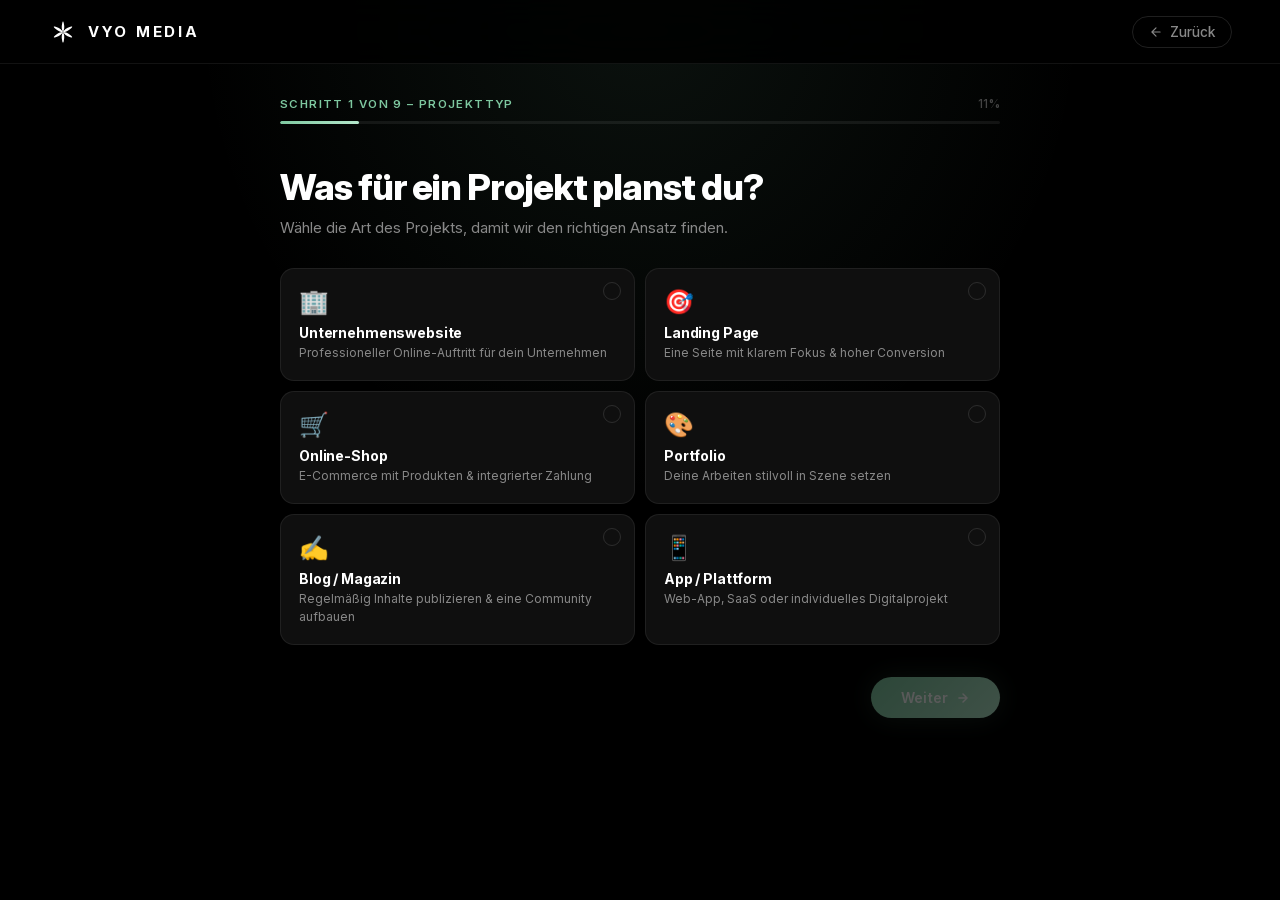
<file: anfragen.html>
<!DOCTYPE html>
<html lang="de">
<head>
  <meta charset="UTF-8">
  <meta name="viewport" content="width=device-width, initial-scale=1.0">
  <title>Projekt anfragen – Kostenlos & unverbindlich | VYO Media Hannover</title>
  <meta name="description" content="Starten Sie Ihr Webprojekt mit VYO Media Hannover. Füllen Sie unseren Fragebogen aus – kostenlos, unverbindlich, in unter 5 Minuten.">
  <meta name="keywords" content="Webdesign anfragen Hannover, Website Angebot Hannover, Medienagentur anfragen Hannover, Content Creation anfragen, Webdesign Projekt starten, VYO Media Kontakt Hannover">
  <link rel="canonical" href="https://vyomedia.de/anfragen.html">
  <meta property="og:type" content="website">
  <meta property="og:title" content="Projekt anfragen – Kostenlos & unverbindlich | VYO Media Hannover">
  <meta property="og:description" content="Starten Sie Ihr Webprojekt mit VYO Media Hannover – kostenlos, unverbindlich, in unter 5 Minuten.">
  <meta property="og:url" content="https://vyomedia.de/anfragen.html">
  <meta property="og:site_name" content="VYO Media">
  <meta property="og:locale" content="de_DE">
  <meta name="robots" content="noindex">
  
  
  <link rel="stylesheet" href="fonts/inter.css">
  <script>if(localStorage.getItem('ace-theme')==='light')document.documentElement.setAttribute('data-theme','light');</script>
  <style>
    :root {
      --bg:        #000000;
      --bg2:       #080808;
      --surface:   #0f0f0f;
      --surface2:  #161616;
      --border:    rgba(255,255,255,0.07);
      --border2:   rgba(255,255,255,0.12);
      --text:      #ffffff;
      --text2:     #888888;
      --text3:     #444444;
      --accent:    #7ec8a0;
      --accent2:   #b5e8cc;
      --gradient:  linear-gradient(135deg, #7ec8a0 0%, #b5e8cc 100%);
      --glow:      rgba(126,200,160,0.15);
    }
    *, *::before, *::after { margin: 0; padding: 0; box-sizing: border-box; }
    html { scroll-behavior: smooth; }
    body {
      font-family: 'Inter', -apple-system, sans-serif;
      background: var(--bg); color: var(--text);
      overflow-x: hidden; -webkit-font-smoothing: antialiased; min-height: 100vh; min-width: 320px;
    }

    /* ─── LIGHT THEME ─────────────────────────────────────────── */
    [data-theme="light"] {
      --bg: #f0faf5; --bg2: #e3f5eb; --surface: #ffffff; --surface2: #edf7f2;
      --border: rgba(0,80,40,0.1); --border2: rgba(0,80,40,0.18);
      --text: #0a2118; --text2: #3a6b52; --text3: #7aab90;
    }
    [data-theme="light"] nav { background: rgba(240,250,245,0.95) !important; }
    [data-theme="light"] .nav-logo-icon path { fill: #0a0a0a; }
    [data-theme="light"] .nav-logo-text { color: #0a0a0a; }
    [data-theme="light"] .progress-bar-bg { background: rgba(0,80,40,0.12); }
    [data-theme="light"] .form-input { background: #fff; color: #0a2118; border-color: rgba(0,80,40,0.18); }
    [data-theme="light"] .form-input::placeholder { color: #aaa; }

    /* ─── NAV ─────────────────────────────────────────────────── */
    nav {
      position: fixed; top: 0; left: 0; right: 0; z-index: 1000;
      display: flex; align-items: center; justify-content: space-between;
      padding: 0 48px; height: 64px;
      background: rgba(0,0,0,0.85);
      backdrop-filter: blur(24px) saturate(180%);
      -webkit-backdrop-filter: blur(24px) saturate(180%);
      border-bottom: 1px solid var(--border);
    }
    .nav-logo { display: flex; align-items: center; gap: 10px; text-decoration: none; color: var(--text); }
    .nav-logo-icon { width: 30px; height: 30px; flex-shrink: 0; }
    .nav-logo-text { font-size: 15px; font-weight: 700; letter-spacing: 0.18em; text-transform: uppercase; }
    .nav-back {
      display: inline-flex; align-items: center; gap: 7px;
      color: var(--text2); text-decoration: none; font-size: 13.5px; font-weight: 500;
      border: 1px solid var(--border2); padding: 7px 16px; border-radius: 999px;
      transition: color 0.2s, border-color 0.2s;
    }
    .nav-back:hover { color: var(--text); border-color: rgba(255,255,255,0.25); }
    .nav-back svg { width: 14px; height: 14px; stroke: currentColor; fill: none; stroke-width: 2; stroke-linecap: round; stroke-linejoin: round; }

    /* ─── PAGE ────────────────────────────────────────────────── */
    .page {
      min-height: 100vh; display: flex; flex-direction: column; align-items: center;
      padding: 96px 24px 100px; position: relative;
    }
    .page-glow {
      position: fixed; top: 0; left: 50%; transform: translateX(-50%);
      width: 900px; height: 500px; pointer-events: none; z-index: 0;
      background: radial-gradient(ellipse at 50% 0%, rgba(126,200,160,0.09) 0%, transparent 70%);
    }

    /* ─── PROGRESS ────────────────────────────────────────────── */
    .progress-wrap { width: 100%; max-width: 720px; margin-bottom: 44px; position: relative; z-index: 1; }
    .progress-meta { display: flex; justify-content: space-between; align-items: center; margin-bottom: 10px; }
    .progress-step-label { font-size: 11.5px; font-weight: 600; letter-spacing: 0.12em; text-transform: uppercase; color: var(--accent); }
    .progress-fraction { font-size: 12px; color: var(--text3); font-weight: 500; }
    .progress-bar-bg { height: 3px; background: var(--border); border-radius: 999px; overflow: hidden; }
    .progress-bar-fill { height: 100%; background: var(--gradient); border-radius: 999px; transition: width 0.5s cubic-bezier(.16,1,.3,1); }

    /* ─── STEPS ───────────────────────────────────────────────── */
    .steps-container { width: 100%; max-width: 720px; position: relative; z-index: 1; }
    .step { display: none; animation: stepIn 0.38s cubic-bezier(.16,1,.3,1) both; }
    .step.active { display: block; }
    @keyframes stepIn { from { opacity:0; transform:translateY(16px); } to { opacity:1; transform:none; } }

    .step-heading { font-size: clamp(24px, 3.8vw, 36px); font-weight: 800; letter-spacing: -0.03em; line-height: 1.1; margin-bottom: 8px; }
    .step-sub { font-size: 15px; color: var(--text2); line-height: 1.65; margin-bottom: 28px; }

    /* ─── CHOICE GRID ─────────────────────────────────────────── */
    .choices { display: grid; grid-template-columns: repeat(2, 1fr); gap: 10px; margin-bottom: 32px; }
    .choices.cols3 { grid-template-columns: repeat(3, 1fr); }
    .choices.cols1 { grid-template-columns: 1fr; }

    .choice-card {
      background: var(--surface); border: 1.5px solid var(--border);
      border-radius: 14px; padding: 18px 18px;
      cursor: pointer; transition: border-color 0.2s, background 0.2s, transform 0.18s;
      user-select: none; position: relative; overflow: hidden;
    }
    .choice-card:hover { border-color: var(--border2); background: var(--surface2); transform: translateY(-2px); }
    .choice-card.selected { border-color: var(--accent); background: rgba(126,200,160,0.05); }

    .choice-check {
      position: absolute; top: 13px; right: 13px;
      width: 18px; height: 18px; border-radius: 50%;
      border: 1.5px solid var(--border2);
      display: flex; align-items: center; justify-content: center;
      transition: background 0.2s, border-color 0.2s;
      flex-shrink: 0;
    }
    .choice-card.selected .choice-check { background: var(--gradient); border-color: transparent; }
    .choice-check svg { width: 9px; height: 9px; stroke: #fff; fill: none; stroke-width: 2.5; stroke-linecap: round; stroke-linejoin: round; opacity: 0; transition: opacity 0.2s; }
    .choice-card.selected .choice-check svg { opacity: 1; }

    .choice-icon { font-size: 24px; margin-bottom: 8px; display: block; }
    .choice-title { font-size: 14px; font-weight: 700; margin-bottom: 3px; letter-spacing: -0.01em; padding-right: 22px; }
    .choice-desc { font-size: 12px; color: var(--text2); line-height: 1.5; }

    /* ─── COLOR CARDS ─────────────────────────────────────────── */
    .color-grid { display: grid; grid-template-columns: repeat(4, 1fr); gap: 10px; margin-bottom: 32px; }
    .color-card {
      border-radius: 14px; overflow: hidden; cursor: pointer;
      border: 2px solid transparent; transition: border-color 0.2s, transform 0.18s;
      position: relative;
    }
    .color-card:hover { transform: translateY(-3px); }
    .color-card.selected { border-color: var(--accent); }
    .color-swatch { height: 80px; }
    .color-info { background: var(--surface); padding: 10px 12px; border-top: 1px solid var(--border); }
    .color-name { font-size: 13px; font-weight: 600; }
    .color-hint { font-size: 11px; color: var(--text2); margin-top: 2px; }
    .color-check-abs {
      position: absolute; top: 8px; right: 8px;
      width: 20px; height: 20px; border-radius: 50%;
      background: rgba(0,0,0,0.45); backdrop-filter: blur(4px);
      display: flex; align-items: center; justify-content: center;
      opacity: 0; transition: opacity 0.2s;
    }
    .color-card.selected .color-check-abs { opacity: 1; background: var(--accent); }
    .color-check-abs svg { width: 10px; height: 10px; stroke: #fff; fill: none; stroke-width: 2.5; stroke-linecap: round; stroke-linejoin: round; }

    /* ─── PAGE STRUCTURE CARDS ────────────────────────────────── */
    .page-chips { display: flex; flex-wrap: wrap; gap: 8px; margin-bottom: 32px; }
    .page-chip {
      display: inline-flex; align-items: center; gap: 6px;
      background: var(--surface); border: 1.5px solid var(--border);
      border-radius: 999px; padding: 8px 16px;
      font-size: 13.5px; font-weight: 500; cursor: pointer;
      transition: border-color 0.2s, background 0.2s;
      user-select: none;
    }
    .page-chip:hover { border-color: var(--border2); }
    .page-chip.selected { border-color: var(--accent); background: rgba(126,200,160,0.07); color: var(--accent); }
    .page-chip-icon { font-size: 15px; }

    /* ─── FORM ────────────────────────────────────────────────── */
    .form-group { margin-bottom: 16px; }
    .form-label { display: block; font-size: 12.5px; font-weight: 600; color: var(--text2); margin-bottom: 7px; letter-spacing: 0.04em; text-transform: uppercase; }
    .form-input {
      width: 100%; background: var(--surface); border: 1.5px solid var(--border);
      color: var(--text); border-radius: 12px; padding: 13px 16px;
      font-size: 15px; font-family: inherit; outline: none;
      transition: border-color 0.2s; resize: vertical;
    }
    .form-input:focus { border-color: var(--accent); }
    .form-input::placeholder { color: var(--text3); }
    textarea.form-input { min-height: 100px; }
    .form-row { display: grid; grid-template-columns: 1fr 1fr; gap: 14px; }

    /* ─── BUTTONS ─────────────────────────────────────────────── */
    .step-nav { display: flex; justify-content: space-between; align-items: center; margin-top: 8px; gap: 10px; }
    .btn-back {
      display: inline-flex; align-items: center; gap: 7px;
      background: transparent; color: var(--text2);
      border: 1.5px solid var(--border2); padding: 11px 22px;
      border-radius: 999px; font-size: 13.5px; font-weight: 500;
      cursor: pointer; font-family: inherit; transition: color 0.2s, border-color 0.2s;
    }
    .btn-back:hover { color: var(--text); border-color: rgba(255,255,255,0.3); }
    .btn-back svg { width: 14px; height: 14px; stroke: currentColor; fill: none; stroke-width: 2; stroke-linecap: round; stroke-linejoin: round; }
    .btn-next {
      display: inline-flex; align-items: center; gap: 8px;
      background: var(--gradient); color: #fff;
      border: none; padding: 12px 30px; border-radius: 999px;
      font-size: 14px; font-weight: 600; letter-spacing: 0.01em;
      cursor: pointer; font-family: inherit;
      box-shadow: 0 0 28px rgba(126,200,160,0.22);
      transition: opacity 0.2s, transform 0.2s; margin-left: auto;
    }
    .btn-next:hover { opacity: 0.85; transform: translateY(-2px); }
    .btn-next:disabled { opacity: 0.35; cursor: not-allowed; transform: none; }
    .btn-next svg { width: 14px; height: 14px; stroke: #fff; fill: none; stroke-width: 2.5; stroke-linecap: round; stroke-linejoin: round; }

    /* ─── MULTI HINT ──────────────────────────────────────────── */
    .multi-hint { font-size: 12px; color: var(--text3); margin-bottom: 16px; display: flex; align-items: center; gap: 6px; }
    .multi-hint span { background: var(--surface); border: 1px solid var(--border2); border-radius: 6px; padding: 2px 8px; font-size: 11px; }

    /* ─── SUCCESS ─────────────────────────────────────────────── */
    .success-screen { display: none; text-align: center; animation: stepIn 0.5s cubic-bezier(.16,1,.3,1) both; padding: 40px 0; }
    .success-screen.visible { display: block; }
    .success-icon { width: 70px; height: 70px; border-radius: 50%; background: var(--gradient); margin: 0 auto 26px; display: flex; align-items: center; justify-content: center; box-shadow: 0 0 48px rgba(126,200,160,0.4); }
    .success-icon svg { width: 30px; height: 30px; stroke: #fff; fill: none; stroke-width: 2.5; stroke-linecap: round; stroke-linejoin: round; }
    .success-screen h2 { font-size: 34px; font-weight: 800; letter-spacing: -0.03em; margin-bottom: 12px; }
    .success-screen p { font-size: 16px; color: var(--text2); max-width: 400px; margin: 0 auto 36px; line-height: 1.7; }
    .success-back { display: inline-flex; align-items: center; gap: 8px; background: var(--gradient); color: #fff; text-decoration: none; padding: 13px 32px; border-radius: 999px; font-size: 14.5px; font-weight: 600; box-shadow: 0 0 28px rgba(126,200,160,0.25); transition: opacity 0.2s; }
    .success-back:hover { opacity: 0.85; }

    /* ─── TABLET ─────────────────────────────────────────────── */
    @media (max-width: 768px) {
      nav { padding: 0 20px; }
      .page { padding: 88px 20px 80px; }
      .choices.cols3 { grid-template-columns: repeat(2, 1fr); }
      .color-grid { grid-template-columns: repeat(2, 1fr); }
    }

    /* ─── MOBILE ──────────────────────────────────────────────── */
    @media (max-width: 540px) {
      /* Nav */
      nav { padding: 0 16px; height: 56px; }
      .nav-logo-text { display: none; }
      .nav-back { font-size: 12px; padding: 6px 13px; }

      /* Page */
      .page { padding: 72px 14px 72px; }

      /* Progress */
      .progress-wrap { margin-bottom: 28px; }
      .progress-step-label { font-size: 10.5px; letter-spacing: 0.08em; }
      .progress-fraction { font-size: 11px; }

      /* Step text */
      .step-heading { font-size: 22px; letter-spacing: -0.025em; margin-bottom: 6px; }
      .step-sub { font-size: 14px; margin-bottom: 20px; }
      .multi-hint { margin-bottom: 12px; }

      /* Choice cards – single column */
      .choices,
      .choices.cols3 { grid-template-columns: 1fr; gap: 8px; margin-bottom: 24px; }
      .choices.cols1 { grid-template-columns: 1fr; }

      /* Bigger touch targets */
      .choice-card { padding: 16px 14px; border-radius: 12px; }
      .choice-card:hover { transform: none; } /* no hover lift on touch */
      .choice-icon { font-size: 22px; margin-bottom: 6px; }
      .choice-title { font-size: 15px; }
      .choice-desc { font-size: 13px; }

      /* Color grid */
      .color-grid { grid-template-columns: repeat(2, 1fr); gap: 8px; margin-bottom: 24px; }
      .color-card:hover { transform: none; }
      .color-swatch { height: 64px; }
      .color-name { font-size: 12px; }
      .color-hint { display: none; }
      .color-info { padding: 8px 10px; }

      /* Page chips */
      .page-chips { gap: 7px; margin-bottom: 24px; }
      .page-chip { padding: 9px 14px; font-size: 13px; min-height: 40px; }

      /* Form */
      .form-row { grid-template-columns: 1fr; gap: 0; }
      /* Prevent iOS auto-zoom on input focus (font-size must be ≥16px) */
      .form-input { font-size: 16px; padding: 14px 14px; border-radius: 10px; }
      textarea.form-input { min-height: 90px; }
      .form-label { font-size: 11.5px; }
      .form-group { margin-bottom: 14px; }

      /* Nav buttons – stack vertically, full width */
      .step-nav {
        flex-direction: column-reverse;
        gap: 8px;
        margin-top: 16px;
      }
      .btn-next, .btn-back {
        width: 100%;
        justify-content: center;
        margin-left: 0;
        padding: 15px 20px;
        font-size: 15px;
        min-height: 50px;
      }

      /* Step 8 section labels */
      [data-step="8"] > div[style] { font-size: 12px !important; }

      /* Success screen */
      .success-screen h2 { font-size: 26px; }
      .success-screen p { font-size: 15px; }
      .success-back { width: 100%; justify-content: center; padding: 15px 20px; font-size: 15px; }
    }

    /* ─── EXTRA SMALL (iPhone SE, 375px) ─────────────────────── */
    @media (max-width: 390px) {
      .color-grid { grid-template-columns: repeat(2, 1fr); gap: 6px; }
      .color-swatch { height: 52px; }
      .page { padding: 68px 10px 64px; }
      .step-heading { font-size: 20px; }
    }

    /* ─── TOUCH: disable hover transforms globally ────────────── */
    @media (hover: none) {
      .choice-card:hover { transform: none; background: var(--surface); border-color: var(--border); }
      .color-card:hover { transform: none; }
      .btn-next:hover { transform: none; opacity: 1; }
      .btn-back:hover { color: var(--text2); border-color: var(--border2); }
      .page-chip:hover { border-color: var(--border); }
    }
  </style>
</head>
<body>

<nav>
  <a href="index.html" class="nav-logo">
    <svg class="nav-logo-icon" viewBox="0 0 100 100" xmlns="http://www.w3.org/2000/svg">
      <g fill="white">
        <path d="M50,50 C46,43 44,34 47.5,20 C48.5,13 51.5,13 52.5,20 C56,34 54,43 50,50Z" transform="rotate(0,50,50)"/>
        <path d="M50,50 C46,43 44,34 47.5,20 C48.5,13 51.5,13 52.5,20 C56,34 54,43 50,50Z" transform="rotate(60,50,50)"/>
        <path d="M50,50 C46,43 44,34 47.5,20 C48.5,13 51.5,13 52.5,20 C56,34 54,43 50,50Z" transform="rotate(120,50,50)"/>
        <path d="M50,50 C46,43 44,34 47.5,20 C48.5,13 51.5,13 52.5,20 C56,34 54,43 50,50Z" transform="rotate(180,50,50)"/>
        <path d="M50,50 C46,43 44,34 47.5,20 C48.5,13 51.5,13 52.5,20 C56,34 54,43 50,50Z" transform="rotate(240,50,50)"/>
        <path d="M50,50 C46,43 44,34 47.5,20 C48.5,13 51.5,13 52.5,20 C56,34 54,43 50,50Z" transform="rotate(300,50,50)"/>
      </g>
    </svg>
    <span class="nav-logo-text">VYO Media</span>
  </a>
  <a href="index.html" class="nav-back">
    <svg viewBox="0 0 24 24"><path d="M19 12H5M12 19l-7-7 7-7"/></svg>
    Zurück
  </a>
</nav>

<div class="page">
  <div class="page-glow"></div>

  <div class="progress-wrap" id="progressWrap">
    <div class="progress-meta">
      <span class="progress-step-label" id="progressLabel">Schritt 1 von 9</span>
      <span class="progress-fraction" id="progressFraction">11%</span>
    </div>
    <div class="progress-bar-bg">
      <div class="progress-bar-fill" id="progressFill" style="width:11%"></div>
    </div>
  </div>

  <div class="steps-container" id="stepsContainer">

    <!-- ══ STEP 1: Projekttyp ═══════════════════════════════════ -->
    <div class="step active" data-step="1">
      <div class="step-heading">Was für ein Projekt planst du?</div>
      <p class="step-sub">Wähle die Art des Projekts, damit wir den richtigen Ansatz finden.</p>
      <div class="choices" id="choices-1">
        <div class="choice-card" data-value="Unternehmenswebsite">
          <div class="choice-check"><svg viewBox="0 0 12 12"><polyline points="2,6 5,9 10,3"/></svg></div>
          <span class="choice-icon">🏢</span>
          <div class="choice-title">Unternehmenswebsite</div>
          <div class="choice-desc">Professioneller Online-Auftritt für dein Unternehmen</div>
        </div>
        <div class="choice-card" data-value="Landing Page">
          <div class="choice-check"><svg viewBox="0 0 12 12"><polyline points="2,6 5,9 10,3"/></svg></div>
          <span class="choice-icon">🎯</span>
          <div class="choice-title">Landing Page</div>
          <div class="choice-desc">Eine Seite mit klarem Fokus & hoher Conversion</div>
        </div>
        <div class="choice-card" data-value="Online-Shop">
          <div class="choice-check"><svg viewBox="0 0 12 12"><polyline points="2,6 5,9 10,3"/></svg></div>
          <span class="choice-icon">🛒</span>
          <div class="choice-title">Online-Shop</div>
          <div class="choice-desc">E-Commerce mit Produkten & integrierter Zahlung</div>
        </div>
        <div class="choice-card" data-value="Portfolio">
          <div class="choice-check"><svg viewBox="0 0 12 12"><polyline points="2,6 5,9 10,3"/></svg></div>
          <span class="choice-icon">🎨</span>
          <div class="choice-title">Portfolio</div>
          <div class="choice-desc">Deine Arbeiten stilvoll in Szene setzen</div>
        </div>
        <div class="choice-card" data-value="Blog / Magazin">
          <div class="choice-check"><svg viewBox="0 0 12 12"><polyline points="2,6 5,9 10,3"/></svg></div>
          <span class="choice-icon">✍️</span>
          <div class="choice-title">Blog / Magazin</div>
          <div class="choice-desc">Regelmäßig Inhalte publizieren & eine Community aufbauen</div>
        </div>
        <div class="choice-card" data-value="App / Plattform">
          <div class="choice-check"><svg viewBox="0 0 12 12"><polyline points="2,6 5,9 10,3"/></svg></div>
          <span class="choice-icon">📱</span>
          <div class="choice-title">App / Plattform</div>
          <div class="choice-desc">Web-App, SaaS oder individuelles Digitalprojekt</div>
        </div>
      </div>
      <div class="step-nav">
        <button class="btn-next" id="next-1" disabled onclick="nextStep()">Weiter <svg viewBox="0 0 24 24"><path d="M5 12h14M12 5l7 7-7 7"/></svg></button>
      </div>
    </div>

    <!-- ══ STEP 2: Branche ═══════════════════════════════════════ -->
    <div class="step" data-step="2">
      <div class="step-heading">In welcher Branche bist du tätig?</div>
      <p class="step-sub">Das hilft uns, Sprache, Stil und Inhalte auf dein Umfeld abzustimmen.</p>
      <div class="choices cols3" id="choices-2">
        <div class="choice-card" data-value="Handwerk & Bau">
          <div class="choice-check"><svg viewBox="0 0 12 12"><polyline points="2,6 5,9 10,3"/></svg></div>
          <span class="choice-icon">🔨</span>
          <div class="choice-title">Handwerk & Bau</div>
        </div>
        <div class="choice-card" data-value="Gastronomie & Food">
          <div class="choice-check"><svg viewBox="0 0 12 12"><polyline points="2,6 5,9 10,3"/></svg></div>
          <span class="choice-icon">🍽️</span>
          <div class="choice-title">Gastronomie & Food</div>
        </div>
        <div class="choice-card" data-value="Mode & Beauty">
          <div class="choice-check"><svg viewBox="0 0 12 12"><polyline points="2,6 5,9 10,3"/></svg></div>
          <span class="choice-icon">💅</span>
          <div class="choice-title">Mode & Beauty</div>
        </div>
        <div class="choice-card" data-value="Fitness & Sport">
          <div class="choice-check"><svg viewBox="0 0 12 12"><polyline points="2,6 5,9 10,3"/></svg></div>
          <span class="choice-icon">🏋️</span>
          <div class="choice-title">Fitness & Sport</div>
        </div>
        <div class="choice-card" data-value="Medizin & Gesundheit">
          <div class="choice-check"><svg viewBox="0 0 12 12"><polyline points="2,6 5,9 10,3"/></svg></div>
          <span class="choice-icon">🏥</span>
          <div class="choice-title">Medizin & Gesundheit</div>
        </div>
        <div class="choice-card" data-value="IT & Technologie">
          <div class="choice-check"><svg viewBox="0 0 12 12"><polyline points="2,6 5,9 10,3"/></svg></div>
          <span class="choice-icon">💻</span>
          <div class="choice-title">IT & Technologie</div>
        </div>
        <div class="choice-card" data-value="Beratung & Finanzen">
          <div class="choice-check"><svg viewBox="0 0 12 12"><polyline points="2,6 5,9 10,3"/></svg></div>
          <span class="choice-icon">📊</span>
          <div class="choice-title">Beratung & Finanzen</div>
        </div>
        <div class="choice-card" data-value="Kreativwirtschaft">
          <div class="choice-check"><svg viewBox="0 0 12 12"><polyline points="2,6 5,9 10,3"/></svg></div>
          <span class="choice-icon">🎭</span>
          <div class="choice-title">Kreativwirtschaft</div>
        </div>
        <div class="choice-card" data-value="Sonstige Branche">
          <div class="choice-check"><svg viewBox="0 0 12 12"><polyline points="2,6 5,9 10,3"/></svg></div>
          <span class="choice-icon">🌐</span>
          <div class="choice-title">Andere Branche</div>
        </div>
      </div>
      <div class="step-nav">
        <button class="btn-back" onclick="prevStep()"><svg viewBox="0 0 24 24"><path d="M19 12H5M12 19l-7-7 7-7"/></svg> Zurück</button>
        <button class="btn-next" id="next-2" disabled onclick="nextStep()">Weiter <svg viewBox="0 0 24 24"><path d="M5 12h14M12 5l7 7-7 7"/></svg></button>
      </div>
    </div>

    <!-- ══ STEP 3: Zielgruppe ════════════════════════════════════ -->
    <div class="step" data-step="3">
      <div class="step-heading">Wen willst du mit der Website erreichen?</div>
      <p class="step-sub">Deine Zielgruppe bestimmt den Ton, den Stil und die Inhalte.</p>
      <div class="choices" id="choices-3">
        <div class="choice-card" data-value="Privatkunden (B2C)">
          <div class="choice-check"><svg viewBox="0 0 12 12"><polyline points="2,6 5,9 10,3"/></svg></div>
          <span class="choice-icon">👤</span>
          <div class="choice-title">Privatkunden (B2C)</div>
          <div class="choice-desc">Endverbraucher, junge Zielgruppen, breite Masse</div>
        </div>
        <div class="choice-card" data-value="Geschäftskunden (B2B)">
          <div class="choice-check"><svg viewBox="0 0 12 12"><polyline points="2,6 5,9 10,3"/></svg></div>
          <span class="choice-icon">🤝</span>
          <div class="choice-title">Geschäftskunden (B2B)</div>
          <div class="choice-desc">Unternehmen, Entscheider, Fachpublikum</div>
        </div>
        <div class="choice-card" data-value="Lokale Kunden">
          <div class="choice-check"><svg viewBox="0 0 12 12"><polyline points="2,6 5,9 10,3"/></svg></div>
          <span class="choice-icon">📍</span>
          <div class="choice-title">Lokale Kunden</div>
          <div class="choice-desc">Kunden aus deiner Stadt oder Region</div>
        </div>
        <div class="choice-card" data-value="Internationale Kunden">
          <div class="choice-check"><svg viewBox="0 0 12 12"><polyline points="2,6 5,9 10,3"/></svg></div>
          <span class="choice-icon">🌍</span>
          <div class="choice-title">Internationale Kunden</div>
          <div class="choice-desc">Mehrsprachige Zielgruppe weltweit</div>
        </div>
      </div>
      <div class="step-nav">
        <button class="btn-back" onclick="prevStep()"><svg viewBox="0 0 24 24"><path d="M19 12H5M12 19l-7-7 7-7"/></svg> Zurück</button>
        <button class="btn-next" id="next-3" disabled onclick="nextStep()">Weiter <svg viewBox="0 0 24 24"><path d="M5 12h14M12 5l7 7-7 7"/></svg></button>
      </div>
    </div>

    <!-- ══ STEP 4: Design-Stil ═══════════════════════════════════ -->
    <div class="step" data-step="4">
      <div class="step-heading">Welchen Design-Stil stellst du dir vor?</div>
      <p class="step-sub">Der Stil prägt den ersten Eindruck und die Wirkung deiner Marke.</p>
      <div class="choices" id="choices-4">
        <div class="choice-card" data-value="Minimalistisch & Clean">
          <div class="choice-check"><svg viewBox="0 0 12 12"><polyline points="2,6 5,9 10,3"/></svg></div>
          <span class="choice-icon">◻️</span>
          <div class="choice-title">Minimalistisch & Clean</div>
          <div class="choice-desc">Viel Weißraum, klare Linien, reduzierte Ästhetik</div>
        </div>
        <div class="choice-card" data-value="Modern & Bold">
          <div class="choice-check"><svg viewBox="0 0 12 12"><polyline points="2,6 5,9 10,3"/></svg></div>
          <span class="choice-icon">⚡</span>
          <div class="choice-title">Modern & Bold</div>
          <div class="choice-desc">Starke Typografie, ausdrucksstarke Kontraste</div>
        </div>
        <div class="choice-card" data-value="Elegant & Luxuriös">
          <div class="choice-check"><svg viewBox="0 0 12 12"><polyline points="2,6 5,9 10,3"/></svg></div>
          <span class="choice-icon">💎</span>
          <div class="choice-title">Elegant & Luxuriös</div>
          <div class="choice-desc">Hochwertig, subtile Details, Premium-Feeling</div>
        </div>
        <div class="choice-card" data-value="Verspielt & Kreativ">
          <div class="choice-check"><svg viewBox="0 0 12 12"><polyline points="2,6 5,9 10,3"/></svg></div>
          <span class="choice-icon">🌈</span>
          <div class="choice-title">Verspielt & Kreativ</div>
          <div class="choice-desc">Farbenfroh, Illustrationen, lebhaft</div>
        </div>
        <div class="choice-card" data-value="Technisch & Futuristisch">
          <div class="choice-check"><svg viewBox="0 0 12 12"><polyline points="2,6 5,9 10,3"/></svg></div>
          <span class="choice-icon">🚀</span>
          <div class="choice-title">Technisch & Futuristisch</div>
          <div class="choice-desc">Dark Mode, Animationen, digitale Energie</div>
        </div>
        <div class="choice-card" data-value="Klassisch & Seriös">
          <div class="choice-check"><svg viewBox="0 0 12 12"><polyline points="2,6 5,9 10,3"/></svg></div>
          <span class="choice-icon">🏛️</span>
          <div class="choice-title">Klassisch & Seriös</div>
          <div class="choice-desc">Zeitlos, vertrauenswürdig, traditionell</div>
        </div>
      </div>
      <div class="step-nav">
        <button class="btn-back" onclick="prevStep()"><svg viewBox="0 0 24 24"><path d="M19 12H5M12 19l-7-7 7-7"/></svg> Zurück</button>
        <button class="btn-next" id="next-4" disabled onclick="nextStep()">Weiter <svg viewBox="0 0 24 24"><path d="M5 12h14M12 5l7 7-7 7"/></svg></button>
      </div>
    </div>

    <!-- ══ STEP 5: Farbwelt ══════════════════════════════════════ -->
    <div class="step" data-step="5">
      <div class="step-heading">Welche Farbwelt passt zu dir?</div>
      <p class="step-sub">Farben wecken Emotionen und prägen wie deine Marke wahrgenommen wird. Mehrfachauswahl möglich.</p>
      <div class="multi-hint"><span>Mehrfachauswahl</span> möglich</div>
      <div class="color-grid" id="choices-5">

        <div class="color-card" data-value="Schwarz & Weiß">
          <div class="color-check-abs"><svg viewBox="0 0 12 12"><polyline points="2,6 5,9 10,3"/></svg></div>
          <div class="color-swatch" style="background: linear-gradient(135deg,#000 0%,#fff 100%);"></div>
          <div class="color-info">
            <div class="color-name">Schwarz & Weiß</div>
            <div class="color-hint">Minimalistisch, zeitlos</div>
          </div>
        </div>

        <div class="color-card" data-value="Grün & Natur">
          <div class="color-check-abs"><svg viewBox="0 0 12 12"><polyline points="2,6 5,9 10,3"/></svg></div>
          <div class="color-swatch" style="background: linear-gradient(135deg,#1a4731 0%,#7ec8a0 50%,#c8f0da 100%);"></div>
          <div class="color-info">
            <div class="color-name">Grün & Natur</div>
            <div class="color-hint">Nachhaltig, frisch, vertrauensvoll</div>
          </div>
        </div>

        <div class="color-card" data-value="Blau & Corporate">
          <div class="color-check-abs"><svg viewBox="0 0 12 12"><polyline points="2,6 5,9 10,3"/></svg></div>
          <div class="color-swatch" style="background: linear-gradient(135deg,#0a1628 0%,#1e4d8c 50%,#4fa3e0 100%);"></div>
          <div class="color-info">
            <div class="color-name">Blau & Corporate</div>
            <div class="color-hint">Professionell, seriös, stabil</div>
          </div>
        </div>

        <div class="color-card" data-value="Rot & Energie">
          <div class="color-check-abs"><svg viewBox="0 0 12 12"><polyline points="2,6 5,9 10,3"/></svg></div>
          <div class="color-swatch" style="background: linear-gradient(135deg,#1a0000 0%,#c0392b 50%,#ff6b6b 100%);"></div>
          <div class="color-info">
            <div class="color-name">Rot & Energie</div>
            <div class="color-hint">Leidenschaft, Kraft, Aufmerksamkeit</div>
          </div>
        </div>

        <div class="color-card" data-value="Lila & Kreativität">
          <div class="color-check-abs"><svg viewBox="0 0 12 12"><polyline points="2,6 5,9 10,3"/></svg></div>
          <div class="color-swatch" style="background: linear-gradient(135deg,#1a0a2e 0%,#7b2d8b 50%,#c77dff 100%);"></div>
          <div class="color-info">
            <div class="color-name">Lila & Kreativität</div>
            <div class="color-hint">Innovativ, geheimnisvoll, kreativ</div>
          </div>
        </div>

        <div class="color-card" data-value="Orange & Wärme">
          <div class="color-check-abs"><svg viewBox="0 0 12 12"><polyline points="2,6 5,9 10,3"/></svg></div>
          <div class="color-swatch" style="background: linear-gradient(135deg,#1a0800 0%,#e05c00 50%,#ffa040 100%);"></div>
          <div class="color-info">
            <div class="color-name">Orange & Wärme</div>
            <div class="color-hint">Freundlich, einladend, dynamisch</div>
          </div>
        </div>

        <div class="color-card" data-value="Gold & Luxus">
          <div class="color-check-abs"><svg viewBox="0 0 12 12"><polyline points="2,6 5,9 10,3"/></svg></div>
          <div class="color-swatch" style="background: linear-gradient(135deg,#0d0900 0%,#8b6914 50%,#f0c040 100%);"></div>
          <div class="color-info">
            <div class="color-name">Gold & Luxus</div>
            <div class="color-hint">Exklusiv, hochwertig, edel</div>
          </div>
        </div>

        <div class="color-card" data-value="Eigene Markenfarben">
          <div class="color-check-abs"><svg viewBox="0 0 12 12"><polyline points="2,6 5,9 10,3"/></svg></div>
          <div class="color-swatch" style="background: conic-gradient(#ff6b6b,#ffa040,#f0c040,#7ec8a0,#4fa3e0,#c77dff,#ff6b6b);"></div>
          <div class="color-info">
            <div class="color-name">Eigene Farben</div>
            <div class="color-hint">Ich habe bereits ein CI / Branding</div>
          </div>
        </div>

      </div>
      <div class="step-nav">
        <button class="btn-back" onclick="prevStep()"><svg viewBox="0 0 24 24"><path d="M19 12H5M12 19l-7-7 7-7"/></svg> Zurück</button>
        <button class="btn-next" id="next-5" disabled onclick="nextStep()">Weiter <svg viewBox="0 0 24 24"><path d="M5 12h14M12 5l7 7-7 7"/></svg></button>
      </div>
    </div>

    <!-- ══ STEP 6: Seitenstruktur ════════════════════════════════ -->
    <div class="step" data-step="6">
      <div class="step-heading">Welche Seiten soll deine Website haben?</div>
      <p class="step-sub">Wähle alle Seiten, die du dir vorstellst. Mehrfachauswahl möglich.</p>
      <div class="multi-hint"><span>Mehrfachauswahl</span> möglich</div>
      <div class="page-chips" id="choices-6">
        <div class="page-chip" data-value="Startseite"><span class="page-chip-icon">🏠</span> Startseite</div>
        <div class="page-chip" data-value="Über uns"><span class="page-chip-icon">👥</span> Über uns</div>
        <div class="page-chip" data-value="Leistungen"><span class="page-chip-icon">⚙️</span> Leistungen</div>
        <div class="page-chip" data-value="Preise"><span class="page-chip-icon">💶</span> Preise</div>
        <div class="page-chip" data-value="Portfolio / Referenzen"><span class="page-chip-icon">🖼️</span> Portfolio</div>
        <div class="page-chip" data-value="Blog / News"><span class="page-chip-icon">📰</span> Blog / News</div>
        <div class="page-chip" data-value="Team-Seite"><span class="page-chip-icon">🧑‍🤝‍🧑</span> Team</div>
        <div class="page-chip" data-value="Kontaktseite"><span class="page-chip-icon">📬</span> Kontakt</div>
        <div class="page-chip" data-value="FAQ"><span class="page-chip-icon">❓</span> FAQ</div>
        <div class="page-chip" data-value="Shop"><span class="page-chip-icon">🛒</span> Shop</div>
        <div class="page-chip" data-value="Karriere / Jobs"><span class="page-chip-icon">💼</span> Karriere</div>
        <div class="page-chip" data-value="Datenschutz & Impressum"><span class="page-chip-icon">📄</span> Rechtliches</div>
      </div>
      <div class="step-nav">
        <button class="btn-back" onclick="prevStep()"><svg viewBox="0 0 24 24"><path d="M19 12H5M12 19l-7-7 7-7"/></svg> Zurück</button>
        <button class="btn-next" id="next-6" disabled onclick="nextStep()">Weiter <svg viewBox="0 0 24 24"><path d="M5 12h14M12 5l7 7-7 7"/></svg></button>
      </div>
    </div>

    <!-- ══ STEP 7: Funktionen ════════════════════════════════════ -->
    <div class="step" data-step="7">
      <div class="step-heading">Welche Funktionen brauchst du?</div>
      <p class="step-sub">Wähle alle technischen Features, die deine Website haben soll.</p>
      <div class="multi-hint"><span>Mehrfachauswahl</span> möglich</div>
      <div class="choices cols3" id="choices-7">
        <div class="choice-card" data-value="Kontaktformular">
          <div class="choice-check"><svg viewBox="0 0 12 12"><polyline points="2,6 5,9 10,3"/></svg></div>
          <span class="choice-icon">📬</span>
          <div class="choice-title">Kontaktformular</div>
        </div>
        <div class="choice-card" data-value="Online-Buchung / Terminbuchung">
          <div class="choice-check"><svg viewBox="0 0 12 12"><polyline points="2,6 5,9 10,3"/></svg></div>
          <span class="choice-icon">📅</span>
          <div class="choice-title">Terminbuchung</div>
        </div>
        <div class="choice-card" data-value="Bildergalerie / Fotostrecke">
          <div class="choice-check"><svg viewBox="0 0 12 12"><polyline points="2,6 5,9 10,3"/></svg></div>
          <span class="choice-icon">🖼️</span>
          <div class="choice-title">Bildergalerie</div>
        </div>
        <div class="choice-card" data-value="Video-Integration">
          <div class="choice-check"><svg viewBox="0 0 12 12"><polyline points="2,6 5,9 10,3"/></svg></div>
          <span class="choice-icon">🎬</span>
          <div class="choice-title">Video-Integration</div>
        </div>
        <div class="choice-card" data-value="Shop / Online-Zahlung">
          <div class="choice-check"><svg viewBox="0 0 12 12"><polyline points="2,6 5,9 10,3"/></svg></div>
          <span class="choice-icon">💳</span>
          <div class="choice-title">Shop & Zahlung</div>
        </div>
        <div class="choice-card" data-value="Mehrsprachigkeit">
          <div class="choice-check"><svg viewBox="0 0 12 12"><polyline points="2,6 5,9 10,3"/></svg></div>
          <span class="choice-icon">🌍</span>
          <div class="choice-title">Mehrsprachig</div>
        </div>
        <div class="choice-card" data-value="Newsletter-Anmeldung">
          <div class="choice-check"><svg viewBox="0 0 12 12"><polyline points="2,6 5,9 10,3"/></svg></div>
          <span class="choice-icon">📧</span>
          <div class="choice-title">Newsletter</div>
        </div>
        <div class="choice-card" data-value="Login / Mitgliederbereich">
          <div class="choice-check"><svg viewBox="0 0 12 12"><polyline points="2,6 5,9 10,3"/></svg></div>
          <span class="choice-icon">🔐</span>
          <div class="choice-title">Login-Bereich</div>
        </div>
        <div class="choice-card" data-value="Live-Chat / WhatsApp-Button">
          <div class="choice-check"><svg viewBox="0 0 12 12"><polyline points="2,6 5,9 10,3"/></svg></div>
          <span class="choice-icon">💬</span>
          <div class="choice-title">Live-Chat</div>
        </div>
        <div class="choice-card" data-value="Google Maps / Standort">
          <div class="choice-check"><svg viewBox="0 0 12 12"><polyline points="2,6 5,9 10,3"/></svg></div>
          <span class="choice-icon">📍</span>
          <div class="choice-title">Google Maps</div>
        </div>
        <div class="choice-card" data-value="SEO-Optimierung">
          <div class="choice-check"><svg viewBox="0 0 12 12"><polyline points="2,6 5,9 10,3"/></svg></div>
          <span class="choice-icon">🔍</span>
          <div class="choice-title">SEO</div>
        </div>
        <div class="choice-card" data-value="Social Media Integration">
          <div class="choice-check"><svg viewBox="0 0 12 12"><polyline points="2,6 5,9 10,3"/></svg></div>
          <span class="choice-icon">📲</span>
          <div class="choice-title">Social Media</div>
        </div>
      </div>
      <div class="step-nav">
        <button class="btn-back" onclick="prevStep()"><svg viewBox="0 0 24 24"><path d="M19 12H5M12 19l-7-7 7-7"/></svg> Zurück</button>
        <button class="btn-next" id="next-7" disabled onclick="nextStep()">Weiter <svg viewBox="0 0 24 24"><path d="M5 12h14M12 5l7 7-7 7"/></svg></button>
      </div>
    </div>

    <!-- ══ STEP 8: Budget & Zeitplan ════════════════════════════ -->
    <div class="step" data-step="8">
      <div class="step-heading">Budget & Zeitplan</div>
      <p class="step-sub">Damit wir das passende Angebot schnüren können.</p>

      <div style="margin-bottom:10px;font-size:13px;font-weight:600;color:var(--text2);letter-spacing:0.06em;text-transform:uppercase;">Budget</div>
      <div class="choices cols1" id="choices-8a" style="margin-bottom:28px;">
        <div class="choice-card" data-group="budget" data-value="Unter 500 €">
          <div class="choice-check"><svg viewBox="0 0 12 12"><polyline points="2,6 5,9 10,3"/></svg></div>
          <div class="choice-title">Unter 500 €</div>
          <div class="choice-desc">Einstiegsprojekt, einfache Anforderungen</div>
        </div>
        <div class="choice-card" data-group="budget" data-value="500 – 1.500 €">
          <div class="choice-check"><svg viewBox="0 0 12 12"><polyline points="2,6 5,9 10,3"/></svg></div>
          <div class="choice-title">500 – 1.500 €</div>
          <div class="choice-desc">Professionelle Website mit solidem Umfang</div>
        </div>
        <div class="choice-card" data-group="budget" data-value="1.500 – 5.000 €">
          <div class="choice-check"><svg viewBox="0 0 12 12"><polyline points="2,6 5,9 10,3"/></svg></div>
          <div class="choice-title">1.500 – 5.000 €</div>
          <div class="choice-desc">Umfangreiches Projekt mit komplexen Funktionen</div>
        </div>
        <div class="choice-card" data-group="budget" data-value="Über 5.000 €">
          <div class="choice-check"><svg viewBox="0 0 12 12"><polyline points="2,6 5,9 10,3"/></svg></div>
          <div class="choice-title">Über 5.000 €</div>
          <div class="choice-desc">Enterprise-Lösung, maßgeschneiderte Entwicklung</div>
        </div>
        <div class="choice-card" data-group="budget" data-value="Noch nicht festgelegt">
          <div class="choice-check"><svg viewBox="0 0 12 12"><polyline points="2,6 5,9 10,3"/></svg></div>
          <div class="choice-title">Noch nicht festgelegt</div>
          <div class="choice-desc">Ich möchte erst ein unverbindliches Angebot</div>
        </div>
      </div>

      <div style="margin-bottom:10px;font-size:13px;font-weight:600;color:var(--text2);letter-spacing:0.06em;text-transform:uppercase;">Zeitplan</div>
      <div class="choices cols1" id="choices-8b">
        <div class="choice-card" data-group="zeitplan" data-value="So schnell wie möglich (1–2 Wochen)">
          <div class="choice-check"><svg viewBox="0 0 12 12"><polyline points="2,6 5,9 10,3"/></svg></div>
          <div class="choice-title">So schnell wie möglich</div>
          <div class="choice-desc">Fertigstellung innerhalb von 1–2 Wochen</div>
        </div>
        <div class="choice-card" data-group="zeitplan" data-value="Innerhalb eines Monats">
          <div class="choice-check"><svg viewBox="0 0 12 12"><polyline points="2,6 5,9 10,3"/></svg></div>
          <div class="choice-title">Innerhalb eines Monats</div>
          <div class="choice-desc">2–4 Wochen Vorlaufzeit</div>
        </div>
        <div class="choice-card" data-group="zeitplan" data-value="In 1–3 Monaten">
          <div class="choice-check"><svg viewBox="0 0 12 12"><polyline points="2,6 5,9 10,3"/></svg></div>
          <div class="choice-title">In 1–3 Monaten</div>
          <div class="choice-desc">Genügend Zeit für ein ausgereiftes Ergebnis</div>
        </div>
        <div class="choice-card" data-group="zeitplan" data-value="Kein fester Termin">
          <div class="choice-check"><svg viewBox="0 0 12 12"><polyline points="2,6 5,9 10,3"/></svg></div>
          <div class="choice-title">Kein fester Termin</div>
          <div class="choice-desc">Qualität geht vor Geschwindigkeit</div>
        </div>
      </div>

      <div class="step-nav">
        <button class="btn-back" onclick="prevStep()"><svg viewBox="0 0 24 24"><path d="M19 12H5M12 19l-7-7 7-7"/></svg> Zurück</button>
        <button class="btn-next" id="next-8" disabled onclick="nextStep()">Weiter <svg viewBox="0 0 24 24"><path d="M5 12h14M12 5l7 7-7 7"/></svg></button>
      </div>
    </div>

    <!-- ══ STEP 9: Kontaktdaten ══════════════════════════════════ -->
    <div class="step" data-step="9">
      <div class="step-heading">Fast geschafft – wie erreichen wir dich?</div>
      <p class="step-sub">Wir melden uns innerhalb von 24 Stunden kostenlos & unverbindlich bei dir.</p>
      <div class="form-row">
        <div class="form-group">
          <label class="form-label">Vorname *</label>
          <input class="form-input" type="text" id="inp-vorname" placeholder="Max" oninput="checkContactForm()">
        </div>
        <div class="form-group">
          <label class="form-label">Nachname *</label>
          <input class="form-input" type="text" id="inp-nachname" placeholder="Mustermann" oninput="checkContactForm()">
        </div>
      </div>
      <div class="form-group">
        <label class="form-label">E-Mail-Adresse *</label>
        <input class="form-input" type="email" id="inp-email" placeholder="max@beispiel.de" oninput="checkContactForm()">
      </div>
      <div class="form-row">
        <div class="form-group">
          <label class="form-label">Telefon (optional)</label>
          <input class="form-input" type="tel" id="inp-tel" placeholder="+49 151 000 000">
        </div>
        <div class="form-group">
          <label class="form-label">Firmenname (optional)</label>
          <input class="form-input" type="text" id="inp-firma" placeholder="Muster GmbH">
        </div>
      </div>
      <div class="form-group">
        <label class="form-label">Gibt es eine Referenz-Website die dir gefällt? (optional)</label>
        <input class="form-input" type="url" id="inp-referenz" placeholder="https://beispiel.de">
      </div>
      <div class="form-group">
        <label class="form-label">Weitere Anmerkungen (optional)</label>
        <textarea class="form-input" id="inp-nachricht" placeholder="Besondere Wünsche, bestehende Markenfarben / Logos, wichtige Infos …"></textarea>
      </div>
      <div class="step-nav">
        <button class="btn-back" onclick="prevStep()"><svg viewBox="0 0 24 24"><path d="M19 12H5M12 19l-7-7 7-7"/></svg> Zurück</button>
        <button class="btn-next" id="next-9" disabled onclick="submitForm()">
          Anfrage absenden
          <svg viewBox="0 0 24 24"><path d="M5 12h14M12 5l7 7-7 7"/></svg>
        </button>
      </div>
    </div>

  </div><!-- /steps-container -->

  <!-- ══ SUCCESS ════════════════════════════════════════════════ -->
  <div class="success-screen" id="successScreen" style="max-width:720px;width:100%;position:relative;z-index:1;">
    <div class="success-icon">
      <svg viewBox="0 0 24 24"><polyline points="20 6 9 17 4 12"/></svg>
    </div>
    <h2>Anfrage eingegangen!</h2>
    <p>Danke – wir melden uns innerhalb von <strong>24 Stunden</strong> persönlich bei dir. Kostenlos und unverbindlich.</p>
    <a href="index.html" class="success-back">Zurück zur Startseite</a>
  </div>

</div><!-- /page -->

<script>
  const TOTAL = 9;
  let current = 1;
  const answers = {};

  const stepLabels = [
    'Projekttyp','Branche','Zielgruppe','Design-Stil',
    'Farbwelt','Seitenstruktur','Funktionen','Budget & Zeitplan','Kontaktdaten'
  ];

  function updateProgress() {
    const pct = Math.round((current / TOTAL) * 100);
    document.getElementById('progressFill').style.width = pct + '%';
    document.getElementById('progressLabel').textContent =
      'Schritt ' + current + ' von ' + TOTAL + ' – ' + stepLabels[current - 1];
    document.getElementById('progressFraction').textContent = pct + '%';
  }

  function showStep(n) {
    document.querySelectorAll('.step').forEach(s => s.classList.remove('active'));
    document.querySelector('[data-step="' + n + '"]').classList.add('active');
    current = n;
    updateProgress();
    window.scrollTo({ top: 0, behavior: 'smooth' });
  }
  function nextStep() { if (current < TOTAL) showStep(current + 1); }
  function prevStep() { if (current > 1) showStep(current - 1); }

  // ── Single-select (steps 1,2,3,4) ──
  [1,2,3,4].forEach(function(n) {
    document.querySelectorAll('#choices-' + n + ' .choice-card').forEach(function(card) {
      card.addEventListener('click', function() {
        this.closest('.choices').querySelectorAll('.choice-card').forEach(c => c.classList.remove('selected'));
        this.classList.add('selected');
        answers['step' + n] = this.getAttribute('data-value');
        document.getElementById('next-' + n).disabled = false;
      });
    });
  });

  // ── Multi-select color cards (step 5) ──
  document.querySelectorAll('#choices-5 .color-card').forEach(function(card) {
    card.addEventListener('click', function() {
      this.classList.toggle('selected');
      const sel = [...document.querySelectorAll('#choices-5 .color-card.selected')]
        .map(c => c.getAttribute('data-value'));
      answers.step5 = sel;
      document.getElementById('next-5').disabled = sel.length === 0;
    });
  });

  // ── Multi-select page chips (step 6) ──
  document.querySelectorAll('#choices-6 .page-chip').forEach(function(chip) {
    chip.addEventListener('click', function() {
      this.classList.toggle('selected');
      const sel = [...document.querySelectorAll('#choices-6 .page-chip.selected')]
        .map(c => c.getAttribute('data-value'));
      answers.step6 = sel;
      document.getElementById('next-6').disabled = sel.length === 0;
    });
  });

  // ── Multi-select funktionen (step 7) ──
  document.querySelectorAll('#choices-7 .choice-card').forEach(function(card) {
    card.addEventListener('click', function() {
      this.classList.toggle('selected');
      const sel = [...document.querySelectorAll('#choices-7 .choice-card.selected')]
        .map(c => c.getAttribute('data-value'));
      answers.step7 = sel;
      document.getElementById('next-7').disabled = sel.length === 0;
    });
  });

  // ── Budget & Zeitplan (step 8) – two independent groups ──
  var budgetVal = null, zeitplanVal = null;

  document.querySelectorAll('#choices-8a .choice-card').forEach(function(card) {
    card.addEventListener('click', function() {
      document.querySelectorAll('#choices-8a .choice-card').forEach(c => c.classList.remove('selected'));
      this.classList.add('selected');
      budgetVal = this.getAttribute('data-value');
      answers.budget = budgetVal;
      document.getElementById('next-8').disabled = !(budgetVal && zeitplanVal);
    });
  });

  document.querySelectorAll('#choices-8b .choice-card').forEach(function(card) {
    card.addEventListener('click', function() {
      document.querySelectorAll('#choices-8b .choice-card').forEach(c => c.classList.remove('selected'));
      this.classList.add('selected');
      zeitplanVal = this.getAttribute('data-value');
      answers.zeitplan = zeitplanVal;
      document.getElementById('next-8').disabled = !(budgetVal && zeitplanVal);
    });
  });

  // ── Contact validation (step 9) ──
  function checkContactForm() {
    const v = document.getElementById('inp-vorname').value.trim();
    const n = document.getElementById('inp-nachname').value.trim();
    const e = document.getElementById('inp-email').value.trim();
    document.getElementById('next-9').disabled =
      !(v && n && /^[^\s@]+@[^\s@]+\.[^\s@]+$/.test(e));
  }

  function submitForm() {
    const k = {
      vorname:   document.getElementById('inp-vorname').value.trim(),
      nachname:  document.getElementById('inp-nachname').value.trim(),
      email:     document.getElementById('inp-email').value.trim(),
      tel:       document.getElementById('inp-tel').value.trim(),
      firma:     document.getElementById('inp-firma').value.trim(),
      referenz:  document.getElementById('inp-referenz').value.trim(),
      nachricht: document.getElementById('inp-nachricht').value.trim(),
    };

    const lines = [
      '── PROJEKTANFRAGE VYO Media ──',
      '',
      'Projekttyp:      ' + (answers.step1   || '–'),
      'Branche:         ' + (answers.step2   || '–'),
      'Zielgruppe:      ' + (answers.step3   || '–'),
      'Design-Stil:     ' + (answers.step4   || '–'),
      'Farbwelt:        ' + (Array.isArray(answers.step5) ? answers.step5.join(', ') : '–'),
      'Seiten:          ' + (Array.isArray(answers.step6) ? answers.step6.join(', ') : '–'),
      'Funktionen:      ' + (Array.isArray(answers.step7) ? answers.step7.join(', ') : '–'),
      'Budget:          ' + (answers.budget  || '–'),
      'Zeitplan:        ' + (answers.zeitplan|| '–'),
      '',
      '── KONTAKT ──',
      'Name:     ' + k.vorname + ' ' + k.nachname,
      'E-Mail:   ' + k.email,
      'Telefon:  ' + (k.tel      || '–'),
      'Firma:    ' + (k.firma    || '–'),
      'Referenz: ' + (k.referenz || '–'),
      '',
      'Anmerkungen:',
      k.nachricht || '–',
    ];

    const subject = encodeURIComponent('Projektanfrage von ' + k.vorname + ' ' + k.nachname);
    window.location.href = 'mailto:info@vyomedia.de?subject=' + subject +
      '&body=' + encodeURIComponent(lines.join('\n'));

    document.getElementById('progressWrap').style.display = 'none';
    document.getElementById('stepsContainer').style.display = 'none';
    document.getElementById('successScreen').classList.add('visible');
  }

  updateProgress();
</script>
</body>
</html>
</file>
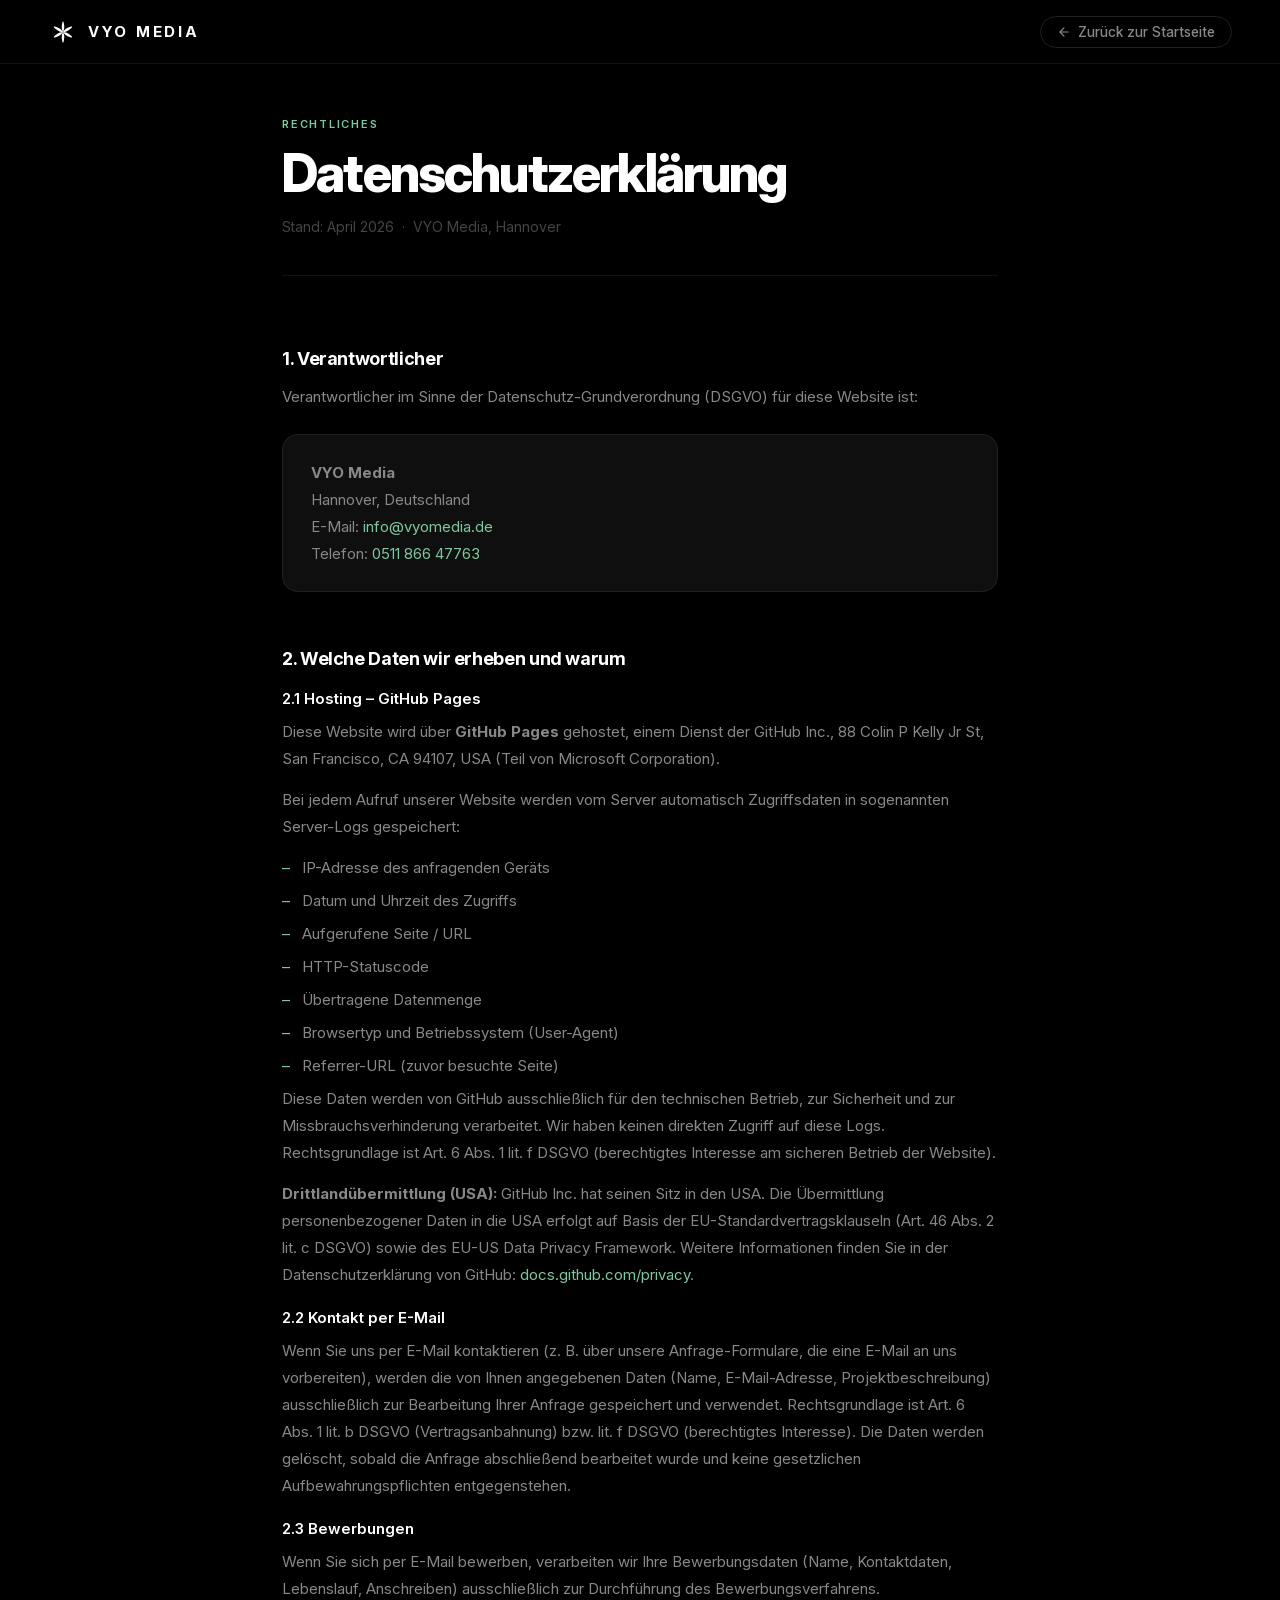
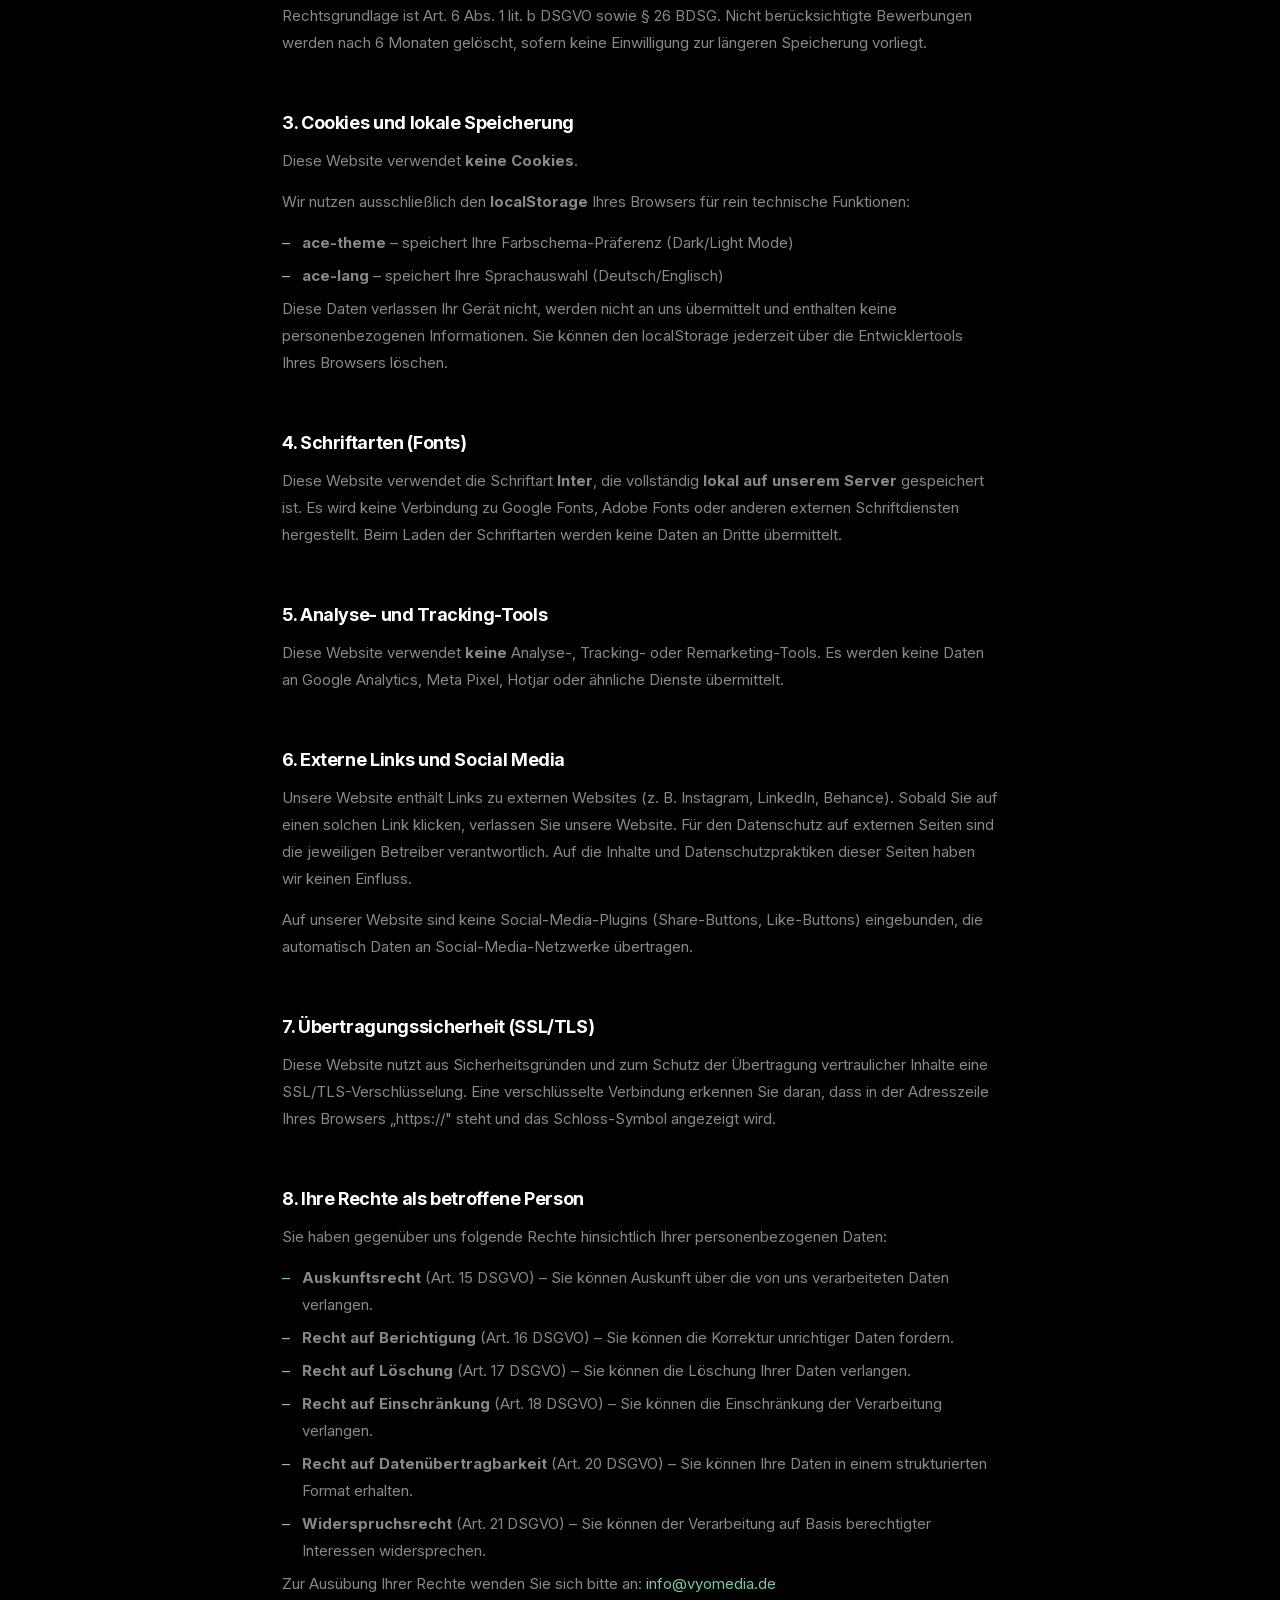
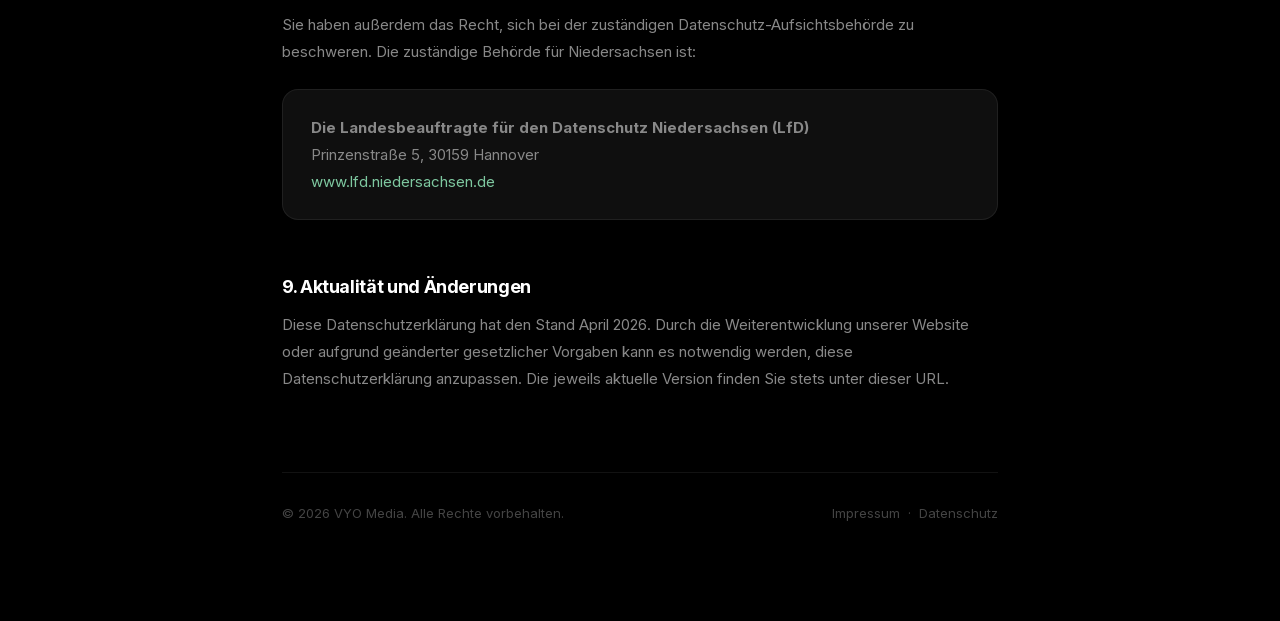
<file: datenschutz.html>
<!DOCTYPE html>
<html lang="de">
<head>
  <meta charset="UTF-8">
  <meta name="viewport" content="width=device-width, initial-scale=1.0">
  <title>Datenschutzerklärung – VYO Media Hannover</title>
  <meta name="description" content="Datenschutzerklärung von VYO Media Hannover gemäß DSGVO. Informationen zur Verarbeitung personenbezogener Daten auf vyomedia.de.">
  <link rel="canonical" href="https://vyomedia.de/datenschutz.html">
  <meta name="robots" content="noindex">
  <link rel="stylesheet" href="fonts/inter.css">
  <script>if(localStorage.getItem('ace-theme')==='light')document.documentElement.setAttribute('data-theme','light');</script>
  <style>
    :root {
      --bg:        #000000;
      --bg2:       #080808;
      --surface:   #0f0f0f;
      --surface2:  #161616;
      --border:    rgba(255,255,255,0.07);
      --border2:   rgba(255,255,255,0.12);
      --text:      #ffffff;
      --text2:     #888888;
      --text3:     #444444;
      --accent:    #7ec8a0;
      --accent2:   #b5e8cc;
      --gradient:  linear-gradient(135deg, #7ec8a0 0%, #b5e8cc 100%);
    }

    *, *::before, *::after { margin: 0; padding: 0; box-sizing: border-box; }
    html { scroll-behavior: smooth; }
    body {
      font-family: 'Inter', -apple-system, sans-serif;
      background: var(--bg);
      color: var(--text);
      overflow-x: hidden;
      min-width: 320px;
      -webkit-font-smoothing: antialiased;
    }

    [data-theme="light"] {
      --bg: #f0faf5; --bg2: #e3f5eb; --surface: #ffffff; --surface2: #edf7f2;
      --border: rgba(0,80,40,0.1); --border2: rgba(0,80,40,0.18);
      --text: #0a2118; --text2: #3a6b52; --text3: #7aab90;
    }
    [data-theme="light"] nav { background: rgba(240,250,245,0.95) !important; }
    [data-theme="light"] .nav-logo-icon path { fill: #0a0a0a; }
    [data-theme="light"] .nav-logo-text { color: #0a0a0a; }

    /* ─── NAV ─────────────────────────────────────────── */
    nav {
      position: fixed; top: 0; left: 0; right: 0; z-index: 1000;
      display: flex; align-items: center; justify-content: space-between;
      padding: 0 48px; height: 64px;
      background: rgba(0,0,0,0.85);
      backdrop-filter: blur(24px) saturate(180%);
      -webkit-backdrop-filter: blur(24px) saturate(180%);
      border-bottom: 1px solid var(--border);
    }
    .nav-logo { display: flex; align-items: center; gap: 10px; text-decoration: none; color: var(--text); }
    .nav-logo-icon { width: 30px; height: 30px; flex-shrink: 0; }
    .nav-logo-text { font-size: 15px; font-weight: 700; letter-spacing: 0.18em; text-transform: uppercase; }
    .nav-back {
      display: inline-flex; align-items: center; gap: 7px;
      color: var(--text2); text-decoration: none; font-size: 13.5px; font-weight: 500;
      border: 1px solid var(--border2); padding: 7px 16px; border-radius: 999px;
      transition: color 0.2s, border-color 0.2s;
    }
    .nav-back:hover { color: var(--text); border-color: rgba(255,255,255,0.25); }
    .nav-back svg { width: 14px; height: 14px; stroke: currentColor; fill: none; stroke-width: 2; stroke-linecap: round; stroke-linejoin: round; }

    /* ─── PAGE ────────────────────────────────────────── */
    .page-wrap {
      max-width: 780px;
      margin: 0 auto;
      padding: 112px 32px 100px;
    }

    /* ─── HERO ────────────────────────────────────────── */
    .page-header {
      margin-bottom: 64px;
      padding-bottom: 40px;
      border-bottom: 1px solid var(--border);
    }
    .page-label {
      display: inline-block;
      font-size: 11px; font-weight: 600; letter-spacing: 0.16em; text-transform: uppercase;
      color: var(--accent); margin-bottom: 16px;
    }
    .page-title {
      font-size: clamp(32px, 5vw, 52px);
      font-weight: 800; letter-spacing: -0.035em; line-height: 1.05;
      margin-bottom: 16px;
    }
    .page-meta { font-size: 14px; color: var(--text3); }

    /* ─── CONTENT ─────────────────────────────────────── */
    .section-block {
      margin-bottom: 48px;
    }
    .section-block h2 {
      font-size: 18px; font-weight: 700; letter-spacing: -0.02em;
      margin-bottom: 14px; color: var(--text);
      padding-top: 8px;
    }
    .section-block h3 {
      font-size: 15px; font-weight: 600;
      margin-top: 20px; margin-bottom: 10px; color: var(--text);
    }
    .section-block p {
      font-size: 15px; line-height: 1.8; color: var(--text2);
      margin-bottom: 14px;
    }
    .section-block p:last-child { margin-bottom: 0; }
    .section-block ul {
      list-style: none; padding: 0;
    }
    .section-block ul li {
      font-size: 15px; line-height: 1.8; color: var(--text2);
      padding-left: 20px; position: relative; margin-bottom: 6px;
    }
    .section-block ul li::before {
      content: '–';
      position: absolute; left: 0; color: var(--accent);
    }
    .section-block a {
      color: var(--accent); text-decoration: none;
    }
    .section-block a:hover { text-decoration: underline; }

    .highlight-box {
      background: var(--surface);
      border: 1px solid var(--border);
      border-radius: 16px;
      padding: 24px 28px;
      margin: 24px 0;
    }
    .highlight-box p { margin-bottom: 0; }

    /* ─── FOOTER ──────────────────────────────────────── */
    .page-footer {
      margin-top: 80px;
      padding-top: 32px;
      border-top: 1px solid var(--border);
      display: flex; justify-content: space-between; align-items: center;
      flex-wrap: wrap; gap: 16px;
    }
    .page-footer p { font-size: 13px; color: var(--text3); }
    .page-footer a { color: var(--text3); text-decoration: none; transition: color 0.2s; }
    .page-footer a:hover { color: var(--text); }

    @media (max-width: 640px) {
      nav { padding: 0 20px; }
      .page-wrap { padding: 96px 20px 80px; }
      .page-footer { flex-direction: column; }
    }
  </style>
</head>
<body>

<!-- ════════════════════ NAV ════════════════════ -->
<nav>
  <a href="index.html" class="nav-logo">
    <svg class="nav-logo-icon" viewBox="0 0 100 100" xmlns="http://www.w3.org/2000/svg">
      <g fill="white">
        <path d="M50,50 C46,43 44,34 47.5,20 C48.5,13 51.5,13 52.5,20 C56,34 54,43 50,50Z" transform="rotate(0,50,50)"/>
        <path d="M50,50 C46,43 44,34 47.5,20 C48.5,13 51.5,13 52.5,20 C56,34 54,43 50,50Z" transform="rotate(60,50,50)"/>
        <path d="M50,50 C46,43 44,34 47.5,20 C48.5,13 51.5,13 52.5,20 C56,34 54,43 50,50Z" transform="rotate(120,50,50)"/>
        <path d="M50,50 C46,43 44,34 47.5,20 C48.5,13 51.5,13 52.5,20 C56,34 54,43 50,50Z" transform="rotate(180,50,50)"/>
        <path d="M50,50 C46,43 44,34 47.5,20 C48.5,13 51.5,13 52.5,20 C56,34 54,43 50,50Z" transform="rotate(240,50,50)"/>
        <path d="M50,50 C46,43 44,34 47.5,20 C48.5,13 51.5,13 52.5,20 C56,34 54,43 50,50Z" transform="rotate(300,50,50)"/>
      </g>
    </svg>
    <span class="nav-logo-text">VYO Media</span>
  </a>
  <a href="index.html" class="nav-back">
    <svg viewBox="0 0 24 24"><path d="M19 12H5M12 5l-7 7 7 7"/></svg>
    Zurück zur Startseite
  </a>
</nav>

<!-- ════════════════════ CONTENT ════════════════════ -->
<div class="page-wrap">

  <div class="page-header">
    <span class="page-label">Rechtliches</span>
    <h1 class="page-title">Datenschutzerklärung</h1>
    <p class="page-meta">Stand: April 2026 &nbsp;·&nbsp; VYO Media, Hannover</p>
  </div>

  <!-- 1 -->
  <div class="section-block">
    <h2>1. Verantwortlicher</h2>
    <p>Verantwortlicher im Sinne der Datenschutz-Grundverordnung (DSGVO) für diese Website ist:</p>
    <div class="highlight-box">
      <p><strong>VYO Media</strong><br>
      Hannover, Deutschland<br>
      E-Mail: <a href="mailto:info@vyomedia.de">info@vyomedia.de</a><br>
      Telefon: <a href="tel:+4951186647763">0511 866 47763</a></p>
    </div>
  </div>

  <!-- 2 -->
  <div class="section-block">
    <h2>2. Welche Daten wir erheben und warum</h2>

    <h3>2.1 Hosting – GitHub Pages</h3>
    <p>Diese Website wird über <strong>GitHub Pages</strong> gehostet, einem Dienst der GitHub Inc., 88 Colin P Kelly Jr St, San Francisco, CA 94107, USA (Teil von Microsoft Corporation).</p>
    <p>Bei jedem Aufruf unserer Website werden vom Server automatisch Zugriffsdaten in sogenannten Server-Logs gespeichert:</p>
    <ul>
      <li>IP-Adresse des anfragenden Geräts</li>
      <li>Datum und Uhrzeit des Zugriffs</li>
      <li>Aufgerufene Seite / URL</li>
      <li>HTTP-Statuscode</li>
      <li>Übertragene Datenmenge</li>
      <li>Browsertyp und Betriebssystem (User-Agent)</li>
      <li>Referrer-URL (zuvor besuchte Seite)</li>
    </ul>
    <p>Diese Daten werden von GitHub ausschließlich für den technischen Betrieb, zur Sicherheit und zur Missbrauchsverhinderung verarbeitet. Wir haben keinen direkten Zugriff auf diese Logs. Rechtsgrundlage ist Art. 6 Abs. 1 lit. f DSGVO (berechtigtes Interesse am sicheren Betrieb der Website).</p>
    <p><strong>Drittlandübermittlung (USA):</strong> GitHub Inc. hat seinen Sitz in den USA. Die Übermittlung personenbezogener Daten in die USA erfolgt auf Basis der EU-Standardvertragsklauseln (Art. 46 Abs. 2 lit. c DSGVO) sowie des EU-US Data Privacy Framework. Weitere Informationen finden Sie in der Datenschutzerklärung von GitHub: <a href="https://docs.github.com/en/site-policy/privacy-policies/github-general-privacy-statement" target="_blank" rel="noopener noreferrer">docs.github.com/privacy</a>.</p>

    <h3>2.2 Kontakt per E-Mail</h3>
    <p>Wenn Sie uns per E-Mail kontaktieren (z. B. über unsere Anfrage-Formulare, die eine E-Mail an uns vorbereiten), werden die von Ihnen angegebenen Daten (Name, E-Mail-Adresse, Projektbeschreibung) ausschließlich zur Bearbeitung Ihrer Anfrage gespeichert und verwendet. Rechtsgrundlage ist Art. 6 Abs. 1 lit. b DSGVO (Vertragsanbahnung) bzw. lit. f DSGVO (berechtigtes Interesse). Die Daten werden gelöscht, sobald die Anfrage abschließend bearbeitet wurde und keine gesetzlichen Aufbewahrungspflichten entgegenstehen.</p>

    <h3>2.3 Bewerbungen</h3>
    <p>Wenn Sie sich per E-Mail bewerben, verarbeiten wir Ihre Bewerbungsdaten (Name, Kontaktdaten, Lebenslauf, Anschreiben) ausschließlich zur Durchführung des Bewerbungsverfahrens. Rechtsgrundlage ist Art. 6 Abs. 1 lit. b DSGVO sowie § 26 BDSG. Nicht berücksichtigte Bewerbungen werden nach 6 Monaten gelöscht, sofern keine Einwilligung zur längeren Speicherung vorliegt.</p>
  </div>

  <!-- 3 -->
  <div class="section-block">
    <h2>3. Cookies und lokale Speicherung</h2>
    <p>Diese Website verwendet <strong>keine Cookies</strong>.</p>
    <p>Wir nutzen ausschließlich den <strong>localStorage</strong> Ihres Browsers für rein technische Funktionen:</p>
    <ul>
      <li><strong>ace-theme</strong> – speichert Ihre Farbschema-Präferenz (Dark/Light Mode)</li>
      <li><strong>ace-lang</strong> – speichert Ihre Sprachauswahl (Deutsch/Englisch)</li>
    </ul>
    <p>Diese Daten verlassen Ihr Gerät nicht, werden nicht an uns übermittelt und enthalten keine personenbezogenen Informationen. Sie können den localStorage jederzeit über die Entwicklertools Ihres Browsers löschen.</p>
  </div>

  <!-- 4 -->
  <div class="section-block">
    <h2>4. Schriftarten (Fonts)</h2>
    <p>Diese Website verwendet die Schriftart <strong>Inter</strong>, die vollständig <strong>lokal auf unserem Server</strong> gespeichert ist. Es wird keine Verbindung zu Google Fonts, Adobe Fonts oder anderen externen Schriftdiensten hergestellt. Beim Laden der Schriftarten werden keine Daten an Dritte übermittelt.</p>
  </div>

  <!-- 5 -->
  <div class="section-block">
    <h2>5. Analyse- und Tracking-Tools</h2>
    <p>Diese Website verwendet <strong>keine</strong> Analyse-, Tracking- oder Remarketing-Tools. Es werden keine Daten an Google Analytics, Meta Pixel, Hotjar oder ähnliche Dienste übermittelt.</p>
  </div>

  <!-- 6 -->
  <div class="section-block">
    <h2>6. Externe Links und Social Media</h2>
    <p>Unsere Website enthält Links zu externen Websites (z. B. Instagram, LinkedIn, Behance). Sobald Sie auf einen solchen Link klicken, verlassen Sie unsere Website. Für den Datenschutz auf externen Seiten sind die jeweiligen Betreiber verantwortlich. Auf die Inhalte und Datenschutzpraktiken dieser Seiten haben wir keinen Einfluss.</p>
    <p>Auf unserer Website sind keine Social-Media-Plugins (Share-Buttons, Like-Buttons) eingebunden, die automatisch Daten an Social-Media-Netzwerke übertragen.</p>
  </div>

  <!-- 7 -->
  <div class="section-block">
    <h2>7. Übertragungssicherheit (SSL/TLS)</h2>
    <p>Diese Website nutzt aus Sicherheitsgründen und zum Schutz der Übertragung vertraulicher Inhalte eine SSL/TLS-Verschlüsselung. Eine verschlüsselte Verbindung erkennen Sie daran, dass in der Adresszeile Ihres Browsers „https://" steht und das Schloss-Symbol angezeigt wird.</p>
  </div>

  <!-- 8 -->
  <div class="section-block">
    <h2>8. Ihre Rechte als betroffene Person</h2>
    <p>Sie haben gegenüber uns folgende Rechte hinsichtlich Ihrer personenbezogenen Daten:</p>
    <ul>
      <li><strong>Auskunftsrecht</strong> (Art. 15 DSGVO) – Sie können Auskunft über die von uns verarbeiteten Daten verlangen.</li>
      <li><strong>Recht auf Berichtigung</strong> (Art. 16 DSGVO) – Sie können die Korrektur unrichtiger Daten fordern.</li>
      <li><strong>Recht auf Löschung</strong> (Art. 17 DSGVO) – Sie können die Löschung Ihrer Daten verlangen.</li>
      <li><strong>Recht auf Einschränkung</strong> (Art. 18 DSGVO) – Sie können die Einschränkung der Verarbeitung verlangen.</li>
      <li><strong>Recht auf Datenübertragbarkeit</strong> (Art. 20 DSGVO) – Sie können Ihre Daten in einem strukturierten Format erhalten.</li>
      <li><strong>Widerspruchsrecht</strong> (Art. 21 DSGVO) – Sie können der Verarbeitung auf Basis berechtigter Interessen widersprechen.</li>
    </ul>
    <p>Zur Ausübung Ihrer Rechte wenden Sie sich bitte an: <a href="mailto:info@vyomedia.de">info@vyomedia.de</a></p>
    <p>Sie haben außerdem das Recht, sich bei der zuständigen Datenschutz-Aufsichtsbehörde zu beschweren. Die zuständige Behörde für Niedersachsen ist:</p>
    <div class="highlight-box">
      <p><strong>Die Landesbeauftragte für den Datenschutz Niedersachsen (LfD)</strong><br>
      Prinzenstraße 5, 30159 Hannover<br>
      <a href="https://www.lfd.niedersachsen.de" target="_blank" rel="noopener noreferrer">www.lfd.niedersachsen.de</a></p>
    </div>
  </div>

  <!-- 9 -->
  <div class="section-block">
    <h2>9. Aktualität und Änderungen</h2>
    <p>Diese Datenschutzerklärung hat den Stand April 2026. Durch die Weiterentwicklung unserer Website oder aufgrund geänderter gesetzlicher Vorgaben kann es notwendig werden, diese Datenschutzerklärung anzupassen. Die jeweils aktuelle Version finden Sie stets unter dieser URL.</p>
  </div>

  <div class="page-footer">
    <p>© 2026 VYO Media. Alle Rechte vorbehalten.</p>
    <p>
      <a href="#">Impressum</a> &nbsp;·&nbsp;
      <a href="datenschutz.html">Datenschutz</a>
    </p>
  </div>

</div>

<script>
  const t = document.getElementById('themeToggle');
  if(t) {
    t.checked = localStorage.getItem('ace-theme') === 'light';
    t.addEventListener('change', () => {
      const l = t.checked ? 'light' : 'dark';
      document.documentElement.setAttribute('data-theme', l === 'light' ? 'light' : '');
      if(l === 'dark') document.documentElement.removeAttribute('data-theme');
      localStorage.setItem('ace-theme', l);
    });
  }
</script>
</body>
</html>
</file>
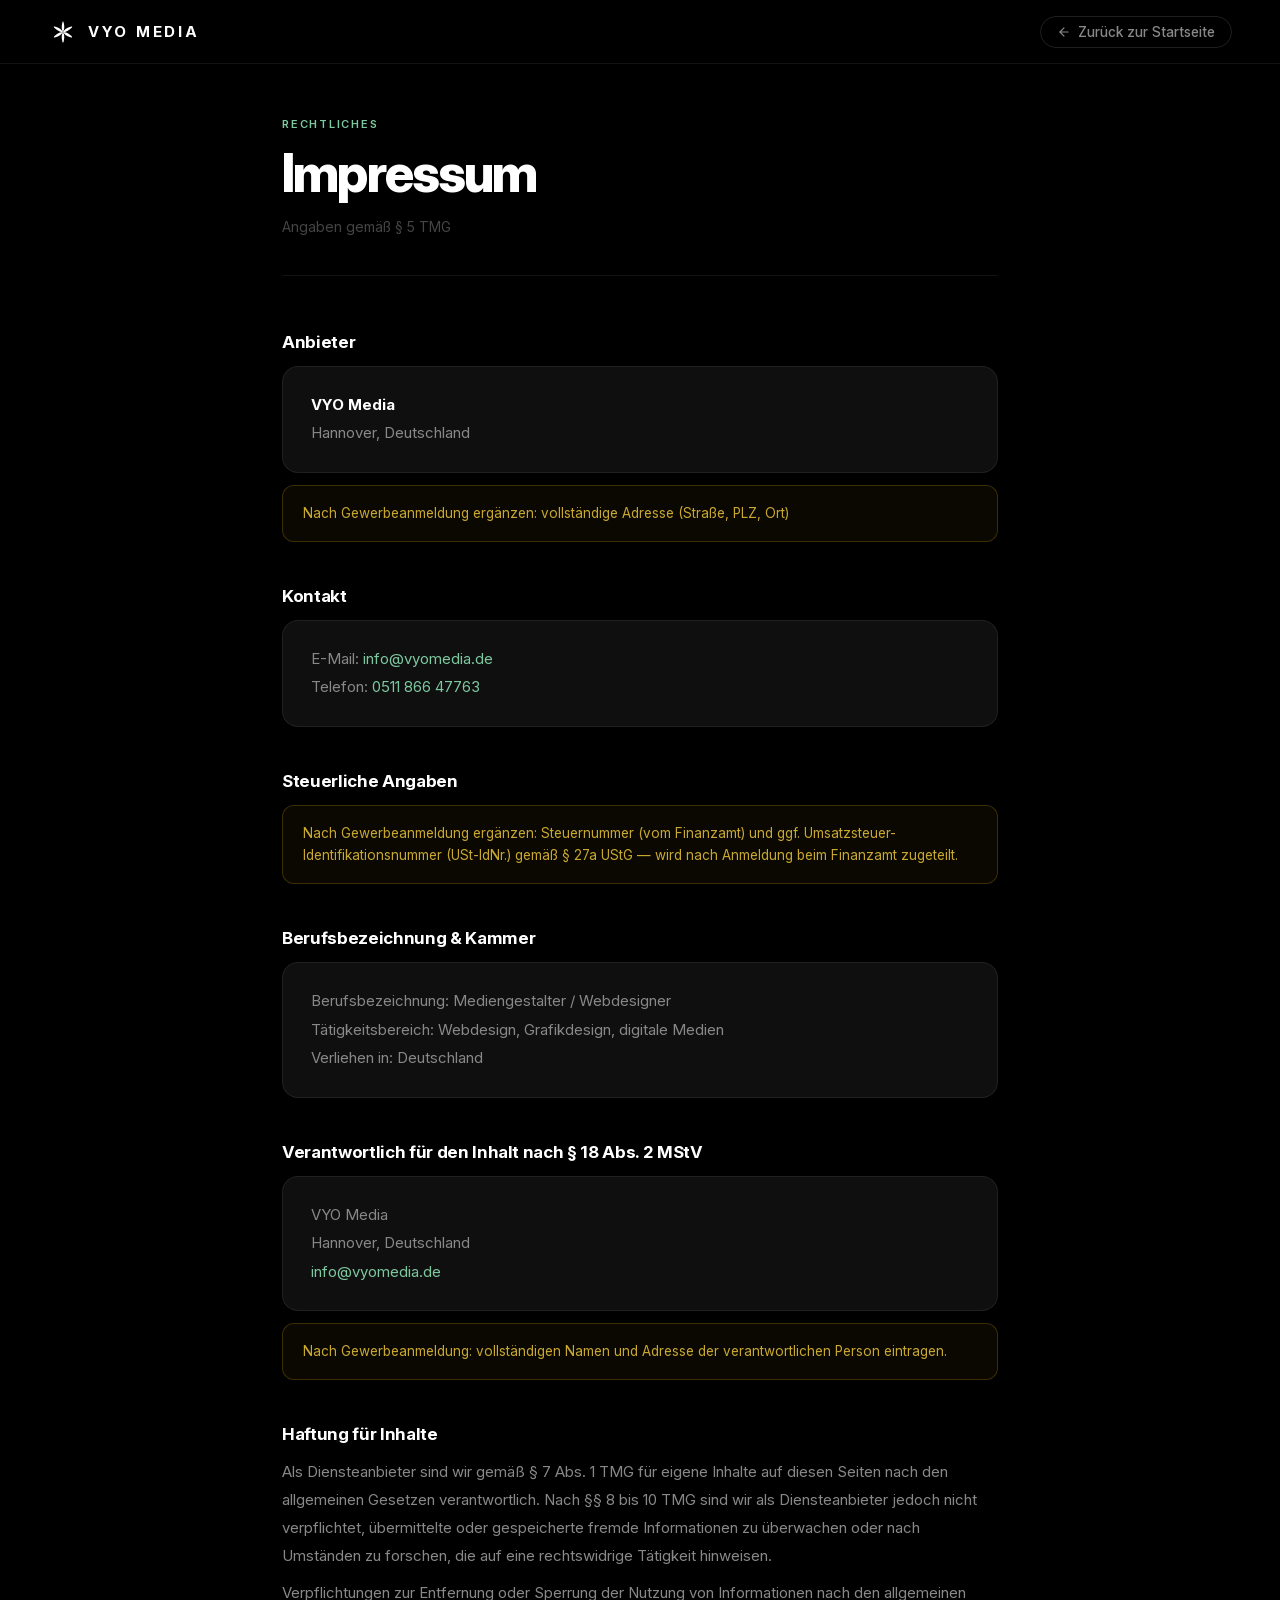
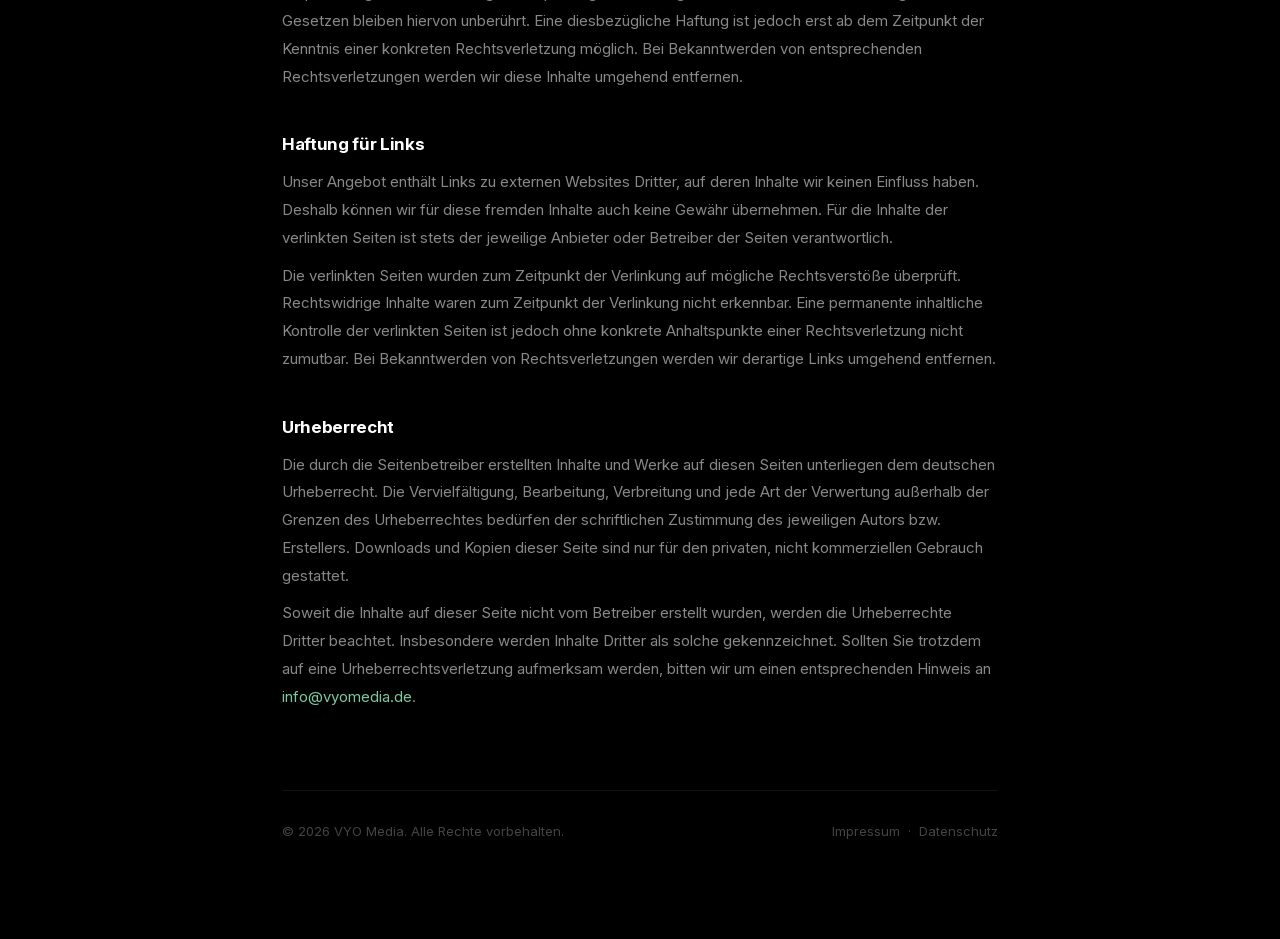
<file: impressum.html>
<!DOCTYPE html>
<html lang="de">
<head>
  <meta charset="UTF-8">
  <meta name="viewport" content="width=device-width, initial-scale=1.0">
  <title>Impressum – VYO Media Hannover</title>
  <meta name="description" content="Impressum von VYO Media Hannover gemäß § 5 TMG.">
  <link rel="canonical" href="https://vyomedia.de/impressum.html">
  <meta name="robots" content="noindex">
  <link rel="stylesheet" href="fonts/inter.css">
  <script>if(localStorage.getItem('ace-theme')==='light')document.documentElement.setAttribute('data-theme','light');</script>
  <style>
    :root {
      --bg:        #000000;
      --bg2:       #080808;
      --surface:   #0f0f0f;
      --surface2:  #161616;
      --border:    rgba(255,255,255,0.07);
      --border2:   rgba(255,255,255,0.12);
      --text:      #ffffff;
      --text2:     #888888;
      --text3:     #444444;
      --accent:    #7ec8a0;
      --accent2:   #b5e8cc;
      --gradient:  linear-gradient(135deg, #7ec8a0 0%, #b5e8cc 100%);
    }

    *, *::before, *::after { margin: 0; padding: 0; box-sizing: border-box; }
    html { scroll-behavior: smooth; }
    body {
      font-family: 'Inter', -apple-system, sans-serif;
      background: var(--bg);
      color: var(--text);
      overflow-x: hidden;
      min-width: 320px;
      -webkit-font-smoothing: antialiased;
    }

    [data-theme="light"] {
      --bg: #f0faf5; --bg2: #e3f5eb; --surface: #ffffff; --surface2: #edf7f2;
      --border: rgba(0,80,40,0.1); --border2: rgba(0,80,40,0.18);
      --text: #0a2118; --text2: #3a6b52; --text3: #7aab90;
    }
    [data-theme="light"] nav { background: rgba(240,250,245,0.95) !important; }
    [data-theme="light"] .nav-logo-icon path { fill: #0a0a0a; }
    [data-theme="light"] .nav-logo-text { color: #0a0a0a; }

    nav {
      position: fixed; top: 0; left: 0; right: 0; z-index: 1000;
      display: flex; align-items: center; justify-content: space-between;
      padding: 0 48px; height: 64px;
      background: rgba(0,0,0,0.85);
      backdrop-filter: blur(24px) saturate(180%);
      -webkit-backdrop-filter: blur(24px) saturate(180%);
      border-bottom: 1px solid var(--border);
    }
    .nav-logo { display: flex; align-items: center; gap: 10px; text-decoration: none; color: var(--text); }
    .nav-logo-icon { width: 30px; height: 30px; flex-shrink: 0; }
    .nav-logo-text { font-size: 15px; font-weight: 700; letter-spacing: 0.18em; text-transform: uppercase; }
    .nav-back {
      display: inline-flex; align-items: center; gap: 7px;
      color: var(--text2); text-decoration: none; font-size: 13.5px; font-weight: 500;
      border: 1px solid var(--border2); padding: 7px 16px; border-radius: 999px;
      transition: color 0.2s, border-color 0.2s;
    }
    .nav-back:hover { color: var(--text); border-color: rgba(255,255,255,0.25); }
    .nav-back svg { width: 14px; height: 14px; stroke: currentColor; fill: none; stroke-width: 2; stroke-linecap: round; stroke-linejoin: round; }

    .page-wrap {
      max-width: 780px;
      margin: 0 auto;
      padding: 112px 32px 100px;
    }

    .page-header {
      margin-bottom: 56px;
      padding-bottom: 40px;
      border-bottom: 1px solid var(--border);
    }
    .page-label {
      display: inline-block;
      font-size: 11px; font-weight: 600; letter-spacing: 0.16em; text-transform: uppercase;
      color: var(--accent); margin-bottom: 16px;
    }
    .page-title {
      font-size: clamp(32px, 5vw, 52px);
      font-weight: 800; letter-spacing: -0.035em; line-height: 1.05;
      margin-bottom: 16px;
    }
    .page-meta { font-size: 14px; color: var(--text3); }

    .section-block { margin-bottom: 44px; }
    .section-block h2 {
      font-size: 17px; font-weight: 700; letter-spacing: -0.02em;
      margin-bottom: 14px; color: var(--text);
    }
    .section-block p {
      font-size: 15px; line-height: 1.85; color: var(--text2);
      margin-bottom: 10px;
    }
    .section-block p:last-child { margin-bottom: 0; }
    .section-block a { color: var(--accent); text-decoration: none; }
    .section-block a:hover { text-decoration: underline; }

    .info-block {
      background: var(--surface);
      border: 1px solid var(--border);
      border-radius: 16px;
      padding: 24px 28px;
    }
    .info-block p { font-size: 15px; line-height: 1.9; color: var(--text2); margin: 0; }
    .info-block strong { color: var(--text); }

    /* TODO-Hinweis für fehlende Felder */
    .todo-badge {
      display: inline-flex; align-items: center; gap: 6px;
      background: rgba(255, 200, 0, 0.08);
      border: 1px solid rgba(255, 200, 0, 0.25);
      color: #f5c842;
      font-size: 11.5px; font-weight: 600; letter-spacing: 0.08em;
      padding: 3px 10px; border-radius: 999px;
      margin-top: 16px; display: inline-block;
    }

    .todo-box {
      background: rgba(255, 200, 0, 0.04);
      border: 1px solid rgba(255, 200, 0, 0.2);
      border-radius: 12px;
      padding: 16px 20px;
      margin-top: 12px;
    }
    .todo-box p {
      font-size: 13.5px; color: #c9a830; margin: 0; line-height: 1.7;
    }

    .page-footer {
      margin-top: 80px;
      padding-top: 32px;
      border-top: 1px solid var(--border);
      display: flex; justify-content: space-between; align-items: center;
      flex-wrap: wrap; gap: 16px;
    }
    .page-footer p { font-size: 13px; color: var(--text3); }
    .page-footer a { color: var(--text3); text-decoration: none; transition: color 0.2s; }
    .page-footer a:hover { color: var(--text); }

    @media (max-width: 640px) {
      nav { padding: 0 20px; }
      .page-wrap { padding: 96px 20px 80px; }
    }
  </style>
</head>
<body>

<nav>
  <a href="index.html" class="nav-logo">
    <svg class="nav-logo-icon" viewBox="0 0 100 100" xmlns="http://www.w3.org/2000/svg">
      <g fill="white">
        <path d="M50,50 C46,43 44,34 47.5,20 C48.5,13 51.5,13 52.5,20 C56,34 54,43 50,50Z" transform="rotate(0,50,50)"/>
        <path d="M50,50 C46,43 44,34 47.5,20 C48.5,13 51.5,13 52.5,20 C56,34 54,43 50,50Z" transform="rotate(60,50,50)"/>
        <path d="M50,50 C46,43 44,34 47.5,20 C48.5,13 51.5,13 52.5,20 C56,34 54,43 50,50Z" transform="rotate(120,50,50)"/>
        <path d="M50,50 C46,43 44,34 47.5,20 C48.5,13 51.5,13 52.5,20 C56,34 54,43 50,50Z" transform="rotate(180,50,50)"/>
        <path d="M50,50 C46,43 44,34 47.5,20 C48.5,13 51.5,13 52.5,20 C56,34 54,43 50,50Z" transform="rotate(240,50,50)"/>
        <path d="M50,50 C46,43 44,34 47.5,20 C48.5,13 51.5,13 52.5,20 C56,34 54,43 50,50Z" transform="rotate(300,50,50)"/>
      </g>
    </svg>
    <span class="nav-logo-text">VYO Media</span>
  </a>
  <a href="index.html" class="nav-back">
    <svg viewBox="0 0 24 24"><path d="M19 12H5M12 5l-7 7 7 7"/></svg>
    Zurück zur Startseite
  </a>
</nav>

<div class="page-wrap">

  <div class="page-header">
    <span class="page-label">Rechtliches</span>
    <h1 class="page-title">Impressum</h1>
    <p class="page-meta">Angaben gemäß § 5 TMG</p>
  </div>

  <!-- Angaben zum Unternehmen -->
  <div class="section-block">
    <h2>Anbieter</h2>
    <div class="info-block">
      <p>
        <strong>VYO Media</strong><br>
        Hannover, Deutschland
      </p>
    </div>
    <div class="todo-box">
      <p>Nach Gewerbeanmeldung ergänzen: vollständige Adresse (Straße, PLZ, Ort)</p>
    </div>
  </div>

  <!-- Kontakt -->
  <div class="section-block">
    <h2>Kontakt</h2>
    <div class="info-block">
      <p>
        E-Mail: <a href="mailto:info@vyomedia.de">info@vyomedia.de</a><br>
        Telefon: <a href="tel:+4951186647763">0511 866 47763</a>
      </p>
    </div>
  </div>

  <!-- Steuernummer / USt-IdNr. -->
  <div class="section-block">
    <h2>Steuerliche Angaben</h2>
    <div class="todo-box">
      <p>Nach Gewerbeanmeldung ergänzen: Steuernummer (vom Finanzamt) und ggf. Umsatzsteuer-Identifikationsnummer (USt-IdNr.) gemäß § 27a UStG — wird nach Anmeldung beim Finanzamt zugeteilt.</p>
    </div>
  </div>

  <!-- Berufsbezeichnung -->
  <div class="section-block">
    <h2>Berufsbezeichnung & Kammer</h2>
    <div class="info-block">
      <p>
        Berufsbezeichnung: Mediengestalter / Webdesigner<br>
        Tätigkeitsbereich: Webdesign, Grafikdesign, digitale Medien<br>
        Verliehen in: Deutschland
      </p>
    </div>
  </div>

  <!-- Verantwortlich für Inhalte -->
  <div class="section-block">
    <h2>Verantwortlich für den Inhalt nach § 18 Abs. 2 MStV</h2>
    <div class="info-block">
      <p>
        VYO Media<br>
        Hannover, Deutschland<br>
        <a href="mailto:info@vyomedia.de">info@vyomedia.de</a>
      </p>
    </div>
    <div class="todo-box">
      <p>Nach Gewerbeanmeldung: vollständigen Namen und Adresse der verantwortlichen Person eintragen.</p>
    </div>
  </div>

  <!-- Haftungsausschluss -->
  <div class="section-block">
    <h2>Haftung für Inhalte</h2>
    <p>Als Diensteanbieter sind wir gemäß § 7 Abs. 1 TMG für eigene Inhalte auf diesen Seiten nach den allgemeinen Gesetzen verantwortlich. Nach §§ 8 bis 10 TMG sind wir als Diensteanbieter jedoch nicht verpflichtet, übermittelte oder gespeicherte fremde Informationen zu überwachen oder nach Umständen zu forschen, die auf eine rechtswidrige Tätigkeit hinweisen.</p>
    <p>Verpflichtungen zur Entfernung oder Sperrung der Nutzung von Informationen nach den allgemeinen Gesetzen bleiben hiervon unberührt. Eine diesbezügliche Haftung ist jedoch erst ab dem Zeitpunkt der Kenntnis einer konkreten Rechtsverletzung möglich. Bei Bekanntwerden von entsprechenden Rechtsverletzungen werden wir diese Inhalte umgehend entfernen.</p>
  </div>

  <!-- Haftung für Links -->
  <div class="section-block">
    <h2>Haftung für Links</h2>
    <p>Unser Angebot enthält Links zu externen Websites Dritter, auf deren Inhalte wir keinen Einfluss haben. Deshalb können wir für diese fremden Inhalte auch keine Gewähr übernehmen. Für die Inhalte der verlinkten Seiten ist stets der jeweilige Anbieter oder Betreiber der Seiten verantwortlich.</p>
    <p>Die verlinkten Seiten wurden zum Zeitpunkt der Verlinkung auf mögliche Rechtsverstöße überprüft. Rechtswidrige Inhalte waren zum Zeitpunkt der Verlinkung nicht erkennbar. Eine permanente inhaltliche Kontrolle der verlinkten Seiten ist jedoch ohne konkrete Anhaltspunkte einer Rechtsverletzung nicht zumutbar. Bei Bekanntwerden von Rechtsverletzungen werden wir derartige Links umgehend entfernen.</p>
  </div>

  <!-- Urheberrecht -->
  <div class="section-block">
    <h2>Urheberrecht</h2>
    <p>Die durch die Seitenbetreiber erstellten Inhalte und Werke auf diesen Seiten unterliegen dem deutschen Urheberrecht. Die Vervielfältigung, Bearbeitung, Verbreitung und jede Art der Verwertung außerhalb der Grenzen des Urheberrechtes bedürfen der schriftlichen Zustimmung des jeweiligen Autors bzw. Erstellers. Downloads und Kopien dieser Seite sind nur für den privaten, nicht kommerziellen Gebrauch gestattet.</p>
    <p>Soweit die Inhalte auf dieser Seite nicht vom Betreiber erstellt wurden, werden die Urheberrechte Dritter beachtet. Insbesondere werden Inhalte Dritter als solche gekennzeichnet. Sollten Sie trotzdem auf eine Urheberrechtsverletzung aufmerksam werden, bitten wir um einen entsprechenden Hinweis an <a href="mailto:info@vyomedia.de">info@vyomedia.de</a>.</p>
  </div>

  <div class="page-footer">
    <p>© 2026 VYO Media. Alle Rechte vorbehalten.</p>
    <p>
      <a href="impressum.html">Impressum</a> &nbsp;·&nbsp;
      <a href="datenschutz.html">Datenschutz</a>
    </p>
  </div>

</div>

</body>
</html>
</file>
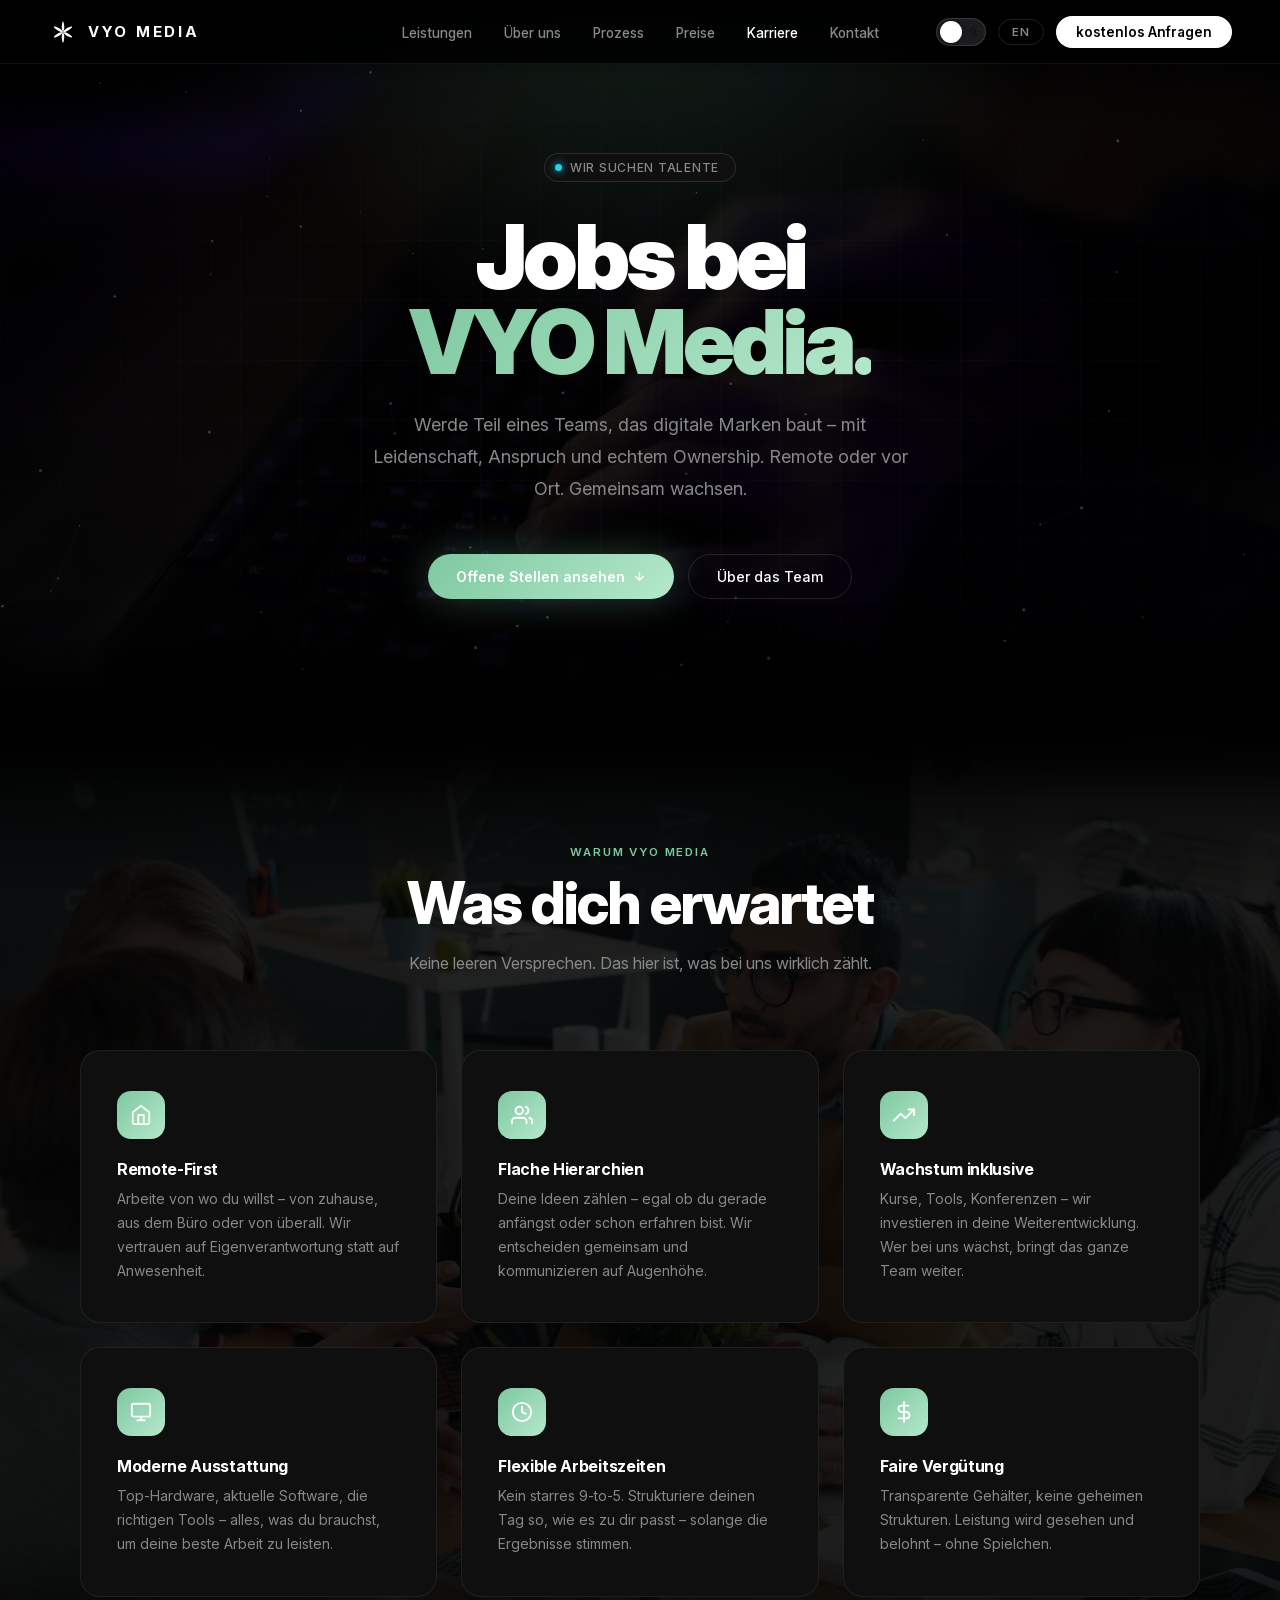
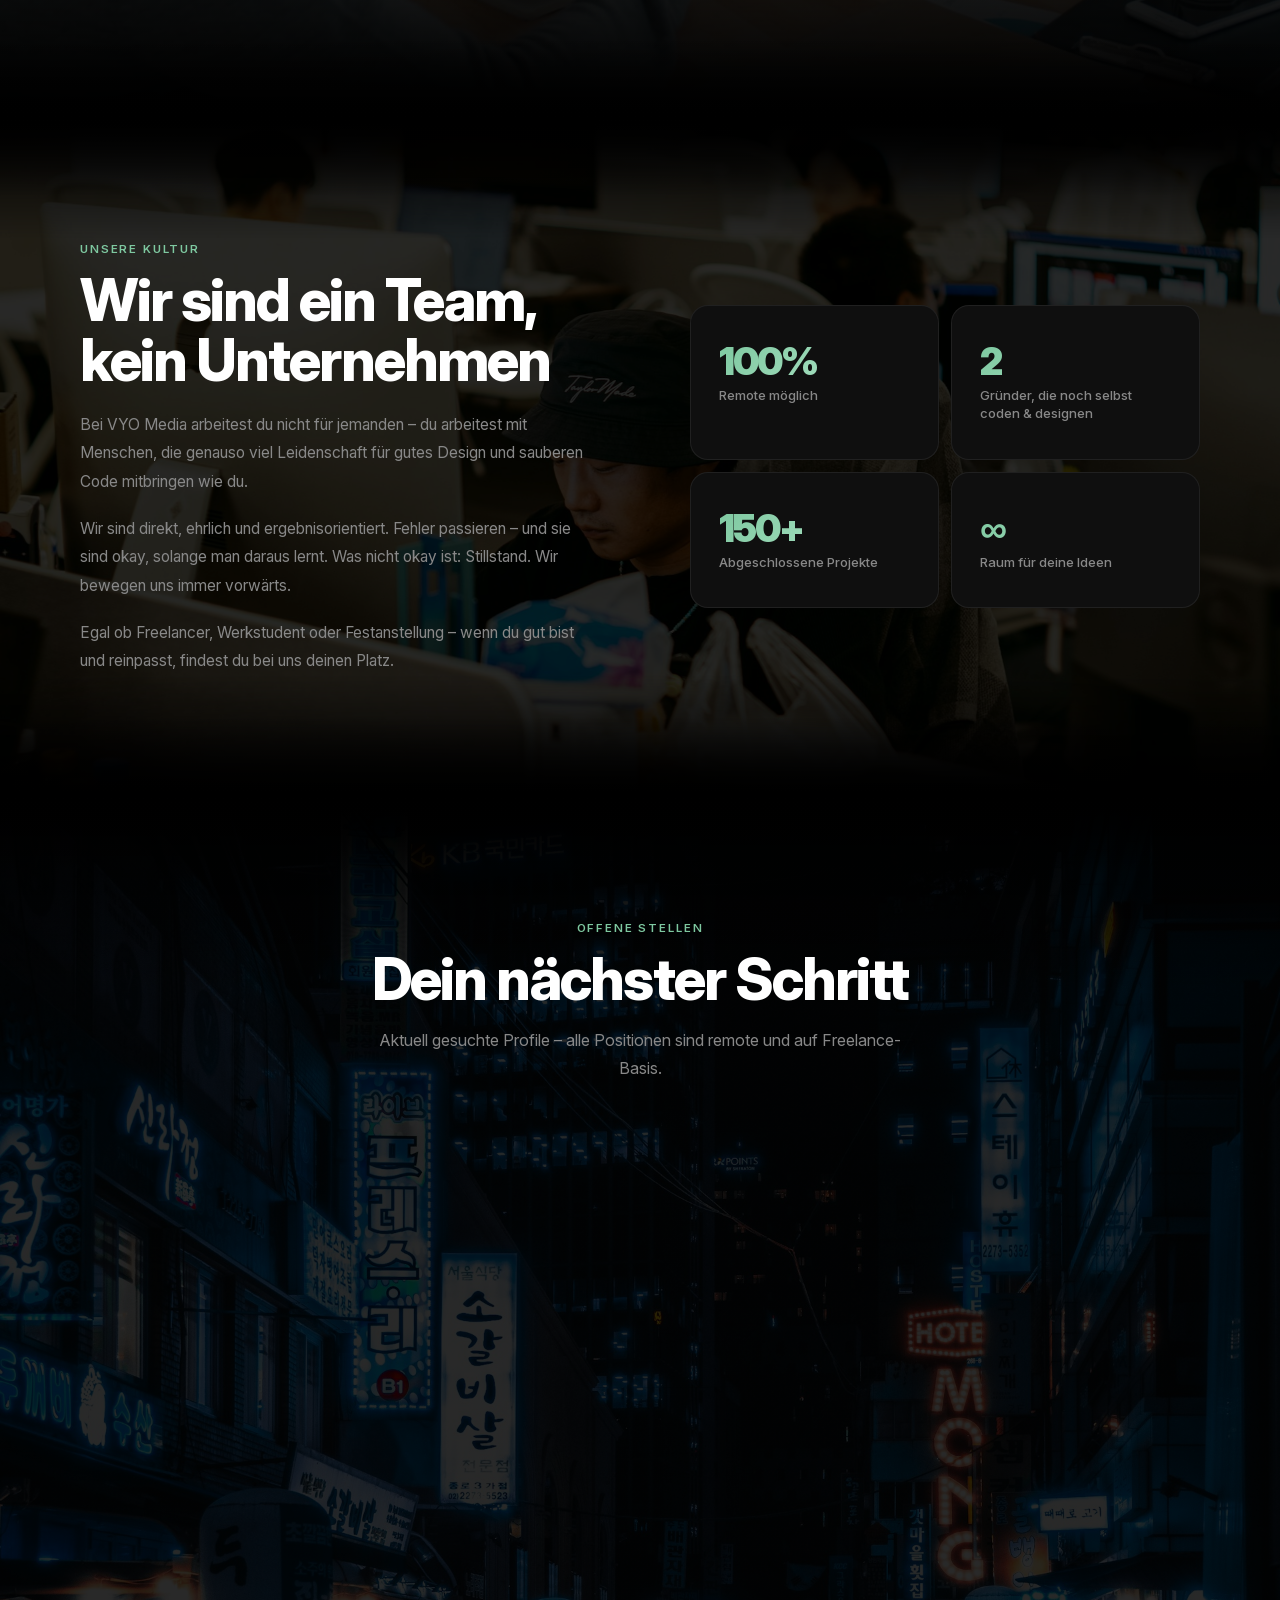
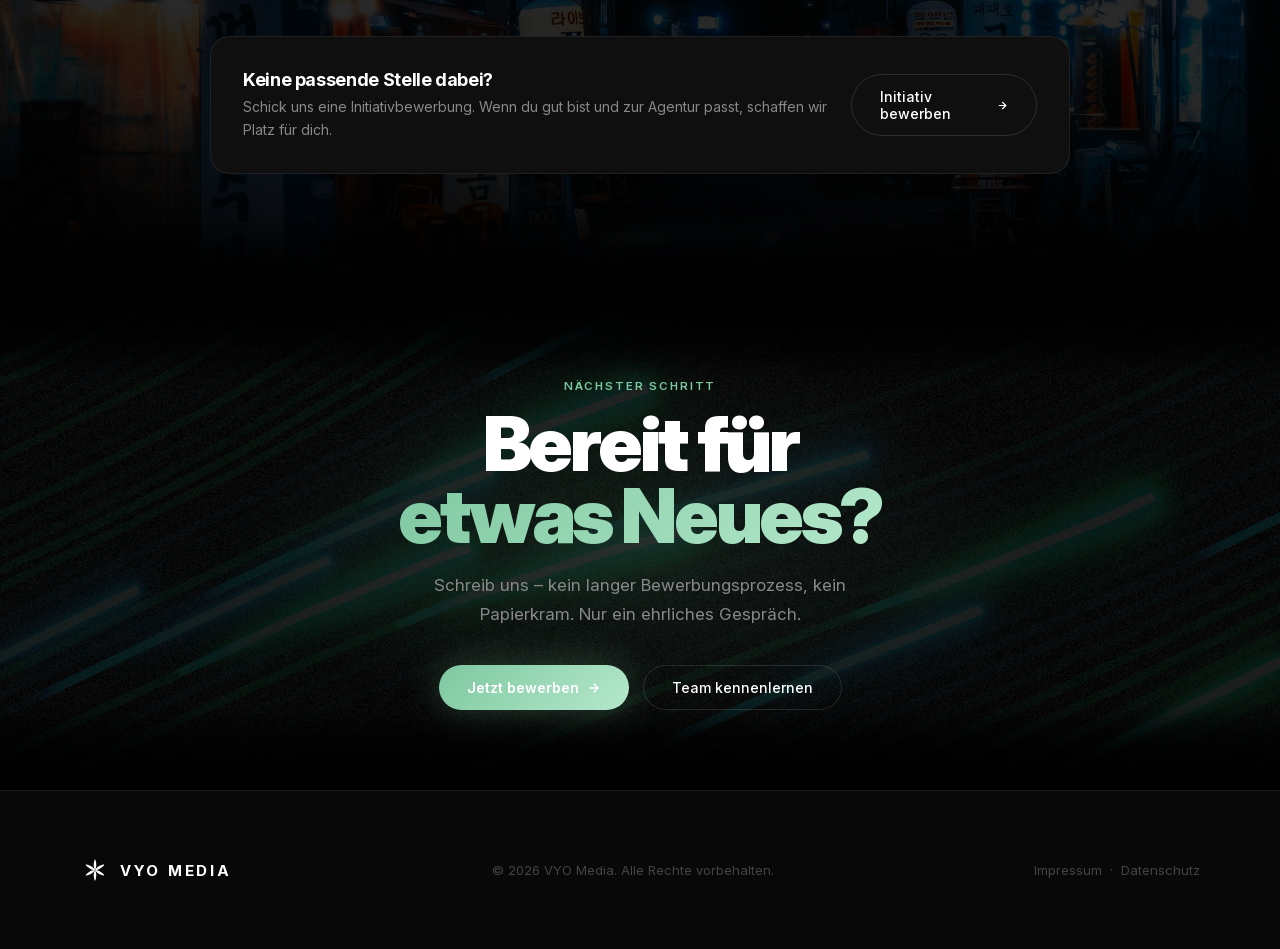
<file: karriere.html>
<!DOCTYPE html>
<html lang="de">
<head>
  <meta charset="UTF-8">
  <meta name="viewport" content="width=device-width, initial-scale=1.0">
  <title>Jobs & Karriere – VYO Media | Webdesign-Agentur Hannover</title>
  <meta name="description" content="Werde Teil von VYO Media! Wir suchen kreative Köpfe für Webdesign, Frontend-Entwicklung und Content in Hannover. Offene Stellen & Initiativbewerbung.">
  <meta name="keywords" content="Jobs Webdesign Hannover, Karriere Medienagentur Hannover, Content Creator Job Hannover, Webdesigner Job Hannover, Frontend Entwickler Job Hannover, kreative Jobs Hannover, VYO Media Stellenangebote, Medienagentur Jobs Hannover">
  <link rel="canonical" href="https://vyomedia.de/karriere.html">
  <meta property="og:type" content="website">
  <meta property="og:title" content="Jobs & Karriere – VYO Media | Webdesign-Agentur Hannover">
  <meta property="og:description" content="Kreative Köpfe gesucht! Jobs in Webdesign, Entwicklung & Content bei VYO Media Hannover.">
  <meta property="og:url" content="https://vyomedia.de/karriere.html">
  <meta property="og:site_name" content="VYO Media">
  <meta property="og:locale" content="de_DE">
  
  
  <link rel="stylesheet" href="fonts/inter.css">
  <script>if(localStorage.getItem('ace-theme')==='light')document.documentElement.setAttribute('data-theme','light');</script>
  <style>
    :root {
      --bg:        #000000;
      --bg2:       #080808;
      --surface:   #0f0f0f;
      --surface2:  #161616;
      --border:    rgba(255,255,255,0.07);
      --border2:   rgba(255,255,255,0.12);
      --text:      #ffffff;
      --text2:     #888888;
      --text3:     #444444;
      --accent:    #7ec8a0;
      --accent2:   #b5e8cc;
      --gradient:  linear-gradient(135deg, #7ec8a0 0%, #b5e8cc 100%);
      --glow:      rgba(126,200,160,0.15);
    }

    *, *::before, *::after { margin: 0; padding: 0; box-sizing: border-box; }
    html { scroll-behavior: smooth; }
    body {
      font-family: 'Inter', -apple-system, sans-serif;
      background: var(--bg);
      color: var(--text);
      overflow-x: hidden;
      min-width: 320px;
      -webkit-font-smoothing: antialiased;
    }

    /* ─── NAV ──────────────────────────────────────────── */
    nav {
      position: fixed; top: 0; left: 0; right: 0; z-index: 1000;
      display: flex; align-items: center; justify-content: space-between;
      padding: 0 48px; height: 64px;
      background: rgba(0,0,0,0.75);
      backdrop-filter: blur(24px) saturate(180%);
      -webkit-backdrop-filter: blur(24px) saturate(180%);
      border-bottom: 1px solid var(--border);
      transition: background 0.3s;
    }
    .nav-logo { display: flex; align-items: center; gap: 10px; text-decoration: none; color: var(--text); }
    .nav-logo-icon { width: 30px; height: 30px; flex-shrink: 0; }
    .nav-logo-text { font-size: 15px; font-weight: 700; letter-spacing: 0.18em; text-transform: uppercase; }
    .nav-links { display: flex; gap: 32px; list-style: none; position: absolute; left: 50%; transform: translateX(-50%); }
    .nav-links a { color: var(--text2); text-decoration: none; font-size: 13.5px; font-weight: 500; transition: color 0.2s; }
    .nav-links a:hover, .nav-links a.active { color: var(--text); }
    .nav-cta {
      display: inline-flex; align-items: center; gap: 6px;
      background: var(--text); color: var(--bg);
      padding: 8px 20px; border-radius: 999px;
      font-size: 13.5px; font-weight: 600;
      text-decoration: none; transition: opacity 0.2s;
    }
    .nav-cta:hover { opacity: 0.85; }

    /* ─── HERO ─────────────────────────────────────────── */
    .hero {
      min-height: 80vh; display: flex; flex-direction: column;
      align-items: center; justify-content: center;
      text-align: center; padding: 96px 48px 64px;
      position: relative; overflow: hidden;
      background-image: linear-gradient(rgba(0,0,0,1) 0%, transparent 18%, transparent 82%, rgba(0,0,0,1) 100%), linear-gradient(rgba(0,0,0,0.78), rgba(0,0,0,0.78)), url('images/keyboard.jpg');
      background-size: cover; background-position: center top;
    }
    [data-theme="light"] .hero { background-image: none; }
    #heroCanvas { position: absolute; inset: 0; width: 100%; height: 100%; pointer-events: none; z-index: 0; opacity: 0.5; }
    .hero-glow {
      position: absolute; top: -20%; left: 50%; transform: translateX(-50%);
      width: 900px; height: 500px; pointer-events: none;
      background: radial-gradient(ellipse at 50% 0%, rgba(126,200,160,0.2), transparent 70%);
    }
    .hero-grid-lines {
      position: absolute; inset: 0; pointer-events: none;
      background-image: linear-gradient(rgba(255,255,255,0.02) 1px, transparent 1px), linear-gradient(90deg, rgba(255,255,255,0.02) 1px, transparent 1px);
      background-size: 60px 60px;
      mask-image: radial-gradient(ellipse 80% 60% at 50% 50%, black 30%, transparent 100%);
    }
    .hero-badge {
      position: relative; z-index: 1;
      display: inline-flex; align-items: center; gap: 8px;
      background: var(--surface); border: 1px solid var(--border2);
      border-radius: 999px; padding: 6px 16px 6px 10px;
      font-size: 12px; font-weight: 500; color: var(--text2);
      letter-spacing: 0.06em; text-transform: uppercase; margin-bottom: 32px;
    }
    .badge-dot { width: 7px; height: 7px; border-radius: 50%; background: #22d3ee; box-shadow: 0 0 8px #22d3ee; animation: blink 2.5s ease-in-out infinite; }
    @keyframes blink { 0%,100% { opacity: 1; } 50% { opacity: 0.3; } }
    .hero h1 {
      position: relative; z-index: 1;
      font-size: clamp(44px, 7vw, 96px); font-weight: 900;
      line-height: 0.95; letter-spacing: -0.045em; margin-bottom: 24px;
    }
    .gradient-text { background: var(--gradient); -webkit-background-clip: text; -webkit-text-fill-color: transparent; background-clip: text; }
    .hero-sub {
      position: relative; z-index: 1;
      font-size: clamp(15px, 1.6vw, 18px); color: var(--text2);
      max-width: 560px; line-height: 1.8; margin-bottom: 48px;
    }
    .hero-actions { position: relative; z-index: 1; display: flex; gap: 14px; flex-wrap: wrap; justify-content: center; }
    .btn-primary {
      display: inline-flex; align-items: center; gap: 8px;
      background: var(--gradient); color: #fff;
      padding: 13px 28px; border-radius: 999px;
      font-size: 14px; font-weight: 600;
      text-decoration: none; transition: opacity 0.2s, transform 0.2s;
      box-shadow: 0 0 40px rgba(126,200,160,0.3);
    }
    .btn-primary:hover { opacity: 0.85; transform: translateY(-2px); }
    .btn-ghost {
      display: inline-flex; align-items: center; gap: 8px;
      background: transparent; color: var(--text);
      border: 1px solid var(--border2); padding: 13px 28px; border-radius: 999px;
      font-size: 14px; font-weight: 500;
      text-decoration: none; transition: border-color 0.2s, transform 0.2s;
    }
    .btn-ghost:hover { border-color: rgba(255,255,255,0.35); transform: translateY(-2px); }

    /* ─── SECTION COMMON ───────────────────────────────── */
    .section { padding: 120px 80px; }
    .section-dark { background: var(--bg2); }
    /* ─── SECTION TRANSITIONS ──────────────────────────── */
    section { position: relative; }
    section::before, section::after {
      content: ''; position: absolute;
      left: 0; right: 0; height: 80px;
      pointer-events: none; z-index: 2;
    }
    section::before { top: 0; background: linear-gradient(to bottom, var(--bg), transparent); }
    section::after  { bottom: 0; background: linear-gradient(to top, var(--bg), transparent); }

    .section-label { display: inline-block; font-size: 11.5px; font-weight: 600; letter-spacing: 0.16em; text-transform: uppercase; color: var(--accent); margin-bottom: 14px; }
    .section-title { font-size: clamp(32px, 4.5vw, 58px); font-weight: 800; letter-spacing: -0.035em; line-height: 1.05; margin-bottom: 16px; }
    .section-sub { font-size: 16px; color: var(--text2); max-width: 560px; line-height: 1.8; }

    /* ─── BENEFITS ─────────────────────────────────────── */
    .benefits-grid {
      display: grid; grid-template-columns: repeat(3, 1fr);
      gap: 24px; max-width: 1280px; margin: 72px auto 0;
    }
    .benefit-card {
      background: var(--surface); border: 1px solid var(--border);
      border-radius: 20px; padding: 40px 36px;
      transition: border-color 0.25s, transform 0.25s;
    }
    .benefit-card:hover { border-color: rgba(126,200,160,0.35); transform: translateY(-4px); }
    .benefit-icon {
      width: 48px; height: 48px; border-radius: 14px;
      background: var(--gradient); margin-bottom: 20px;
      display: flex; align-items: center; justify-content: center;
    }
    .benefit-icon svg { width: 22px; height: 22px; stroke: #fff; fill: none; stroke-width: 2; stroke-linecap: round; stroke-linejoin: round; }
    .benefit-card h3 { font-size: 16px; font-weight: 700; letter-spacing: -0.02em; margin-bottom: 8px; }
    .benefit-card p { font-size: 14px; color: var(--text2); line-height: 1.7; }

    /* ─── JOBS ─────────────────────────────────────────── */
    .jobs-list { max-width: 960px; margin: 72px auto 0; display: flex; flex-direction: column; gap: 20px; }
    .job-card {
      background: var(--surface); border: 1px solid var(--border);
      border-radius: 20px; padding: 32px 40px;
      display: flex; align-items: center; justify-content: space-between; gap: 32px;
      transition: border-color 0.25s, transform 0.25s;
    }
    .job-card:hover { border-color: rgba(126,200,160,0.4); transform: translateY(-3px); }
    .job-left { display: flex; align-items: center; gap: 20px; }
    .job-icon {
      width: 52px; height: 52px; border-radius: 14px; flex-shrink: 0;
      background: rgba(126,200,160,0.1); border: 1px solid rgba(126,200,160,0.2);
      display: flex; align-items: center; justify-content: center;
    }
    .job-icon svg { width: 22px; height: 22px; stroke: var(--accent2); fill: none; stroke-width: 2; stroke-linecap: round; stroke-linejoin: round; }
    .job-category { font-size: 11px; font-weight: 600; letter-spacing: 0.1em; text-transform: uppercase; color: var(--accent); margin-bottom: 5px; }
    .job-title { font-size: 19px; font-weight: 700; letter-spacing: -0.025em; margin-bottom: 8px; }
    .job-meta { display: flex; gap: 10px; flex-wrap: wrap; }
    .job-tag {
      display: inline-flex; align-items: center; gap: 5px;
      background: var(--surface2); border: 1px solid var(--border2);
      color: var(--text2); font-size: 12px; font-weight: 500;
      padding: 3px 11px; border-radius: 999px;
    }
    .job-apply {
      display: inline-flex; align-items: center; gap: 7px;
      background: var(--gradient); color: #fff;
      padding: 10px 22px; border-radius: 999px;
      font-size: 13px; font-weight: 600;
      text-decoration: none; white-space: nowrap;
      transition: opacity 0.2s, transform 0.2s;
      box-shadow: 0 0 24px rgba(126,200,160,0.25);
      flex-shrink: 0;
    }
    .job-apply:hover { opacity: 0.85; transform: translateY(-2px); }

    /* ─── OPEN APPLICATION ─────────────────────────────── */
    .open-apply {
      max-width: 860px; margin: 24px auto 0;
      background: var(--surface); border: 1px solid var(--border);
      border-radius: 20px; padding: 32px;
      display: flex; align-items: center; justify-content: space-between; gap: 24px;
    }
    .open-apply-text h3 { font-size: 18px; font-weight: 700; letter-spacing: -0.02em; margin-bottom: 6px; }
    .open-apply-text p { font-size: 14px; color: var(--text2); line-height: 1.6; }

    /* ─── CULTURE ──────────────────────────────────────── */
    .culture-wrap {
      max-width: 1280px; margin: 0 auto;
      display: grid; grid-template-columns: 1fr 1fr; gap: 100px; align-items: center;
    }
    .culture-text .section-title { margin-bottom: 20px; }
    .culture-text p { font-size: 15.5px; color: var(--text2); line-height: 1.85; margin-bottom: 18px; }
    .culture-text p:last-child { margin-bottom: 0; }
    .culture-text strong { color: var(--text); }
    .culture-visual {
      display: grid; grid-template-columns: 1fr 1fr; gap: 12px;
    }
    .culture-stat {
      background: var(--surface); border: 1px solid var(--border);
      border-radius: 18px; padding: 36px 28px;
      transition: border-color 0.2s;
    }
    .culture-stat:hover { border-color: var(--border2); }
    .culture-stat-num {
      font-size: 38px; font-weight: 900; letter-spacing: -0.05em; line-height: 1;
      background: var(--gradient); -webkit-background-clip: text;
      -webkit-text-fill-color: transparent; background-clip: text;
      margin-bottom: 6px;
    }
    .culture-stat-label { font-size: 13px; color: var(--text2); font-weight: 500; line-height: 1.4; }

    /* ─── CTA ──────────────────────────────────────────── */
    #benefits {
      background-image: linear-gradient(rgba(0,0,0,1) 0%, transparent 18%, transparent 82%, rgba(0,0,0,1) 100%), linear-gradient(rgba(0,0,0,0.84), rgba(0,0,0,0.84)), url('images/team-brainstorm.jpg');
      background-size: cover; background-position: center;
    }
    #culture {
      background-image: linear-gradient(rgba(0,0,0,1) 0%, transparent 18%, transparent 82%, rgba(0,0,0,1) 100%), linear-gradient(rgba(0,0,0,0.82), rgba(0,0,0,0.82)), url('images/modern-office.jpg');
      background-size: cover; background-position: center;
    }
    #jobs {
      background-image: linear-gradient(rgba(0,0,0,1) 0%, transparent 18%, transparent 82%, rgba(0,0,0,1) 100%), linear-gradient(rgba(0,0,0,0.84), rgba(0,0,0,0.84)), url('images/city-neon.jpg');
      background-size: cover; background-position: center;
    }
    [data-theme="light"] #benefits,
    [data-theme="light"] #culture,
    [data-theme="light"] #jobs { background-image: none; }

    .cta-section {
      text-align: center; padding: 80px 48px;
      position: relative; overflow: hidden;
      background-image: linear-gradient(rgba(0,0,0,1) 0%, transparent 18%, transparent 82%, rgba(0,0,0,1) 100%), linear-gradient(rgba(0,0,0,0.88), rgba(0,0,0,0.88)), url('images/neon-streaks.jpg');
      background-size: cover; background-position: center;
    }
    [data-theme="light"] .cta-section { background-image: none; }
    .cta-glow { position: absolute !important; top: 50%; left: 50%; transform: translate(-50%,-50%); width: 800px; height: 400px; pointer-events: none; background: radial-gradient(ellipse at center, rgba(126,200,160,0.1), transparent 70%); }
    .cta-section > * { position: relative; z-index: 1; }
    .cta-section h2 { font-size: clamp(36px, 6vw, 76px); font-weight: 900; letter-spacing: -0.045em; line-height: 0.95; margin-bottom: 20px; }
    .cta-section p { font-size: 17px; color: var(--text2); max-width: 440px; margin: 0 auto 36px; line-height: 1.7; }
    .cta-btns { display: flex; gap: 14px; justify-content: center; flex-wrap: wrap; }

    /* ─── FOOTER ───────────────────────────────────────── */
    footer {
      border-top: 1px solid var(--border); background: var(--bg2);
      padding: 64px 80px; display: flex; justify-content: space-between; align-items: center;
      flex-wrap: wrap; gap: 16px;
    }
    footer p { font-size: 13px; color: var(--text3); }
    footer a { color: var(--text3); text-decoration: none; transition: color 0.2s; }
    footer a:hover { color: var(--text); }

    /* ─── REVEAL ───────────────────────────────────────── */
    .reveal { opacity: 0; transform: translateY(24px); transition: opacity 0.7s ease, transform 0.7s ease; }
    .reveal.in { opacity: 1; transform: none; }
    .reveal-delay-1 { transition-delay: 0.1s; }
    .reveal-delay-2 { transition-delay: 0.2s; }
    .reveal-delay-3 { transition-delay: 0.3s; }
    .reveal-delay-4 { transition-delay: 0.4s; }
    .reveal-delay-5 { transition-delay: 0.5s; }

    /* ─── LIGHT THEME ──────────────────────────────────── */
    [data-theme="light"] {
      --bg: #f0faf5; --bg2: #e3f5eb; --surface: #d4eddf; --surface2: #c5e6d3;
      --border: rgba(0,80,40,0.1); --border2: rgba(0,80,40,0.18);
      --text: #0a2118; --text2: #3a6b52; --text3: #7aab90;
      --glow: rgba(126,200,160,0.12);
    }
    [data-theme="light"] nav { background: rgba(240,250,245,0.88) !important; border-bottom-color: rgba(0,80,40,0.1); }
    [data-theme="light"] .nav-cta { background: #0a0a0a; color: #fff; }
    [data-theme="light"] .nav-logo-icon path,
    [data-theme="light"] footer .nav-logo-icon path { fill: #0a0a0a; }
    [data-theme="light"] .nav-logo-text,
    [data-theme="light"] .nav-links a { color: var(--text2); }
    [data-theme="light"] .nav-links a:hover { color: var(--text); }
    [data-theme="light"] .hero-grid-lines {
      background-image: linear-gradient(rgba(0,0,0,0.04) 1px,transparent 1px),linear-gradient(90deg,rgba(0,0,0,0.04) 1px,transparent 1px);
    }
    [data-theme="light"] .btn-ghost { color: #0a0a0a; border-color: rgba(0,0,0,0.2); }
    [data-theme="light"] .btn-ghost:hover { border-color: rgba(0,0,0,0.45); }
    [data-theme="light"] footer p, [data-theme="light"] footer a { color: #999; }
    [data-theme="light"] footer a:hover { color: #0a0a0a; }

    /* ─── TOGGLE ───────────────────────────────────────── */
    .theme-toggle { cursor: pointer; display: flex; align-items: center; }
    .theme-toggle input { display: none; }
    .toggle-track {
      width: 50px; height: 28px; background: #1c1c1e;
      border: 1.5px solid rgba(255,255,255,0.13); border-radius: 999px;
      position: relative; transition: background 0.35s, border-color 0.35s;
      display: flex; align-items: center;
    }
    .toggle-thumb {
      width: 22px; height: 22px; border-radius: 50%; background: #fff;
      position: absolute; left: 3px;
      transition: transform 0.35s cubic-bezier(.34,1.56,.64,1);
      box-shadow: 0 1px 6px rgba(0,0,0,0.4);
    }
    .theme-toggle input:checked ~ .toggle-track { background: #e5e5ea; border-color: rgba(0,0,0,0.1); }
    .theme-toggle input:checked ~ .toggle-track .toggle-thumb { transform: translateX(21px); background: #1c1c1e; }
    .toggle-icons { position: absolute; inset: 0; display: flex; align-items: center; justify-content: space-between; padding: 0 6px; pointer-events: none; }
    .t-moon { width: 11px; height: 11px; stroke: rgba(255,255,255,0.6); fill: none; stroke-width: 2; stroke-linecap: round; }
    .t-sun  { width: 11px; height: 11px; stroke: rgba(0,0,0,0.45);      fill: none; stroke-width: 2; stroke-linecap: round; }

    /* ─── MOBILE ───────────────────────────────────────── */
    @media (max-width: 900px) {
      nav { padding: 0 24px; }
      .nav-links { display: none; }
      .nav-hamburger { display: flex !important; }
      .nav-cta { display: none; }
      .hero { padding: 80px 24px 48px; min-height: 70vh; }
      .section { padding: 80px 32px; }
      .benefits-grid { grid-template-columns: 1fr; gap: 16px; }
      .culture-wrap { grid-template-columns: 1fr; gap: 48px; }
      .culture-visual { grid-template-columns: 1fr 1fr; }
      .job-card { flex-direction: column; align-items: flex-start; padding: 28px 28px; }
      .open-apply { flex-direction: column; }
      .cta-section { padding: 80px 24px; }
      footer { padding: 48px 32px; flex-direction: column; text-align: center; }
    }
  
    /* ─── LANG TOGGLE ────────────────────────────────── */
    .lang-toggle {
      background: transparent; border: 1px solid var(--border2);
      color: var(--text2); padding: 5px 13px; border-radius: 999px;
      font-size: 11.5px; font-weight: 600; letter-spacing: 0.1em;
      cursor: pointer; transition: color 0.2s, border-color 0.2s;
      font-family: inherit;
    }
    .lang-toggle:hover { color: var(--text); border-color: var(--text3); }

    /* ─── MOBILE MENU ─────────────────────────────────── */
    .nav-hamburger {
      display: none;
      flex-direction: column;
      justify-content: center;
      align-items: flex-end;
      gap: 5px;
      cursor: pointer;
      background: var(--surface);
      border: 1px solid var(--border2);
      padding: 9px 10px;
      border-radius: 10px;
      position: relative;
      transition: box-shadow 0.25s, border-color 0.25s, background 0.25s;
      overflow: hidden;
    }
    .nav-hamburger::after {
      content: "";
      position: absolute;
      inset: 0;
      background: var(--gradient);
      opacity: 0;
      transition: opacity 0.25s;
      border-radius: inherit;
      z-index: 0;
    }
    .nav-hamburger:hover {
      border-color: transparent;
      box-shadow: 0 0 18px rgba(126,200,160,0.45), 0 0 4px rgba(126,200,160,0.2);
    }
    .nav-hamburger:hover::after { opacity: 0.12; }
    .nav-hamburger span {
      display: block;
      height: 1.5px;
      background: linear-gradient(90deg, #7ec8a0, #b5e8cc);
      border-radius: 2px;
      transition: transform 0.32s cubic-bezier(.16,1,.3,1), opacity 0.25s, width 0.25s;
      transform-origin: center;
      position: relative;
      z-index: 1;
    }
    .nav-hamburger span:nth-child(1) { width: 14px; }
    .nav-hamburger span:nth-child(2) { width: 22px; }
    .nav-hamburger span:nth-child(3) { width: 18px; }
    .nav-hamburger:hover span { width: 22px; }
    .nav-hamburger.open span:nth-child(1) { width: 22px; transform: translateY(6.5px) rotate(45deg); }
    .nav-hamburger.open span:nth-child(2) { opacity: 0; transform: scaleX(0); }
    .nav-hamburger.open span:nth-child(3) { width: 22px; transform: translateY(-6.5px) rotate(-45deg); }
    .nav-hamburger.open { border-color: rgba(126,200,160,0.4); box-shadow: 0 0 20px rgba(126,200,160,0.3); }
    .nav-hamburger.open::after { opacity: 0.1; }
    .mobile-menu {
      position: fixed; top: 64px; left: 0; right: 0;
      background: rgba(8,8,8,0.97);
      backdrop-filter: blur(24px) saturate(180%);
      -webkit-backdrop-filter: blur(24px) saturate(180%);
      border-bottom: 1px solid var(--border);
      z-index: 998;
      display: none; flex-direction: column;
      animation: mobileMenuIn 0.22s ease both;
    }
    .mobile-menu.open { display: flex; }
    @keyframes mobileMenuIn {
      from { opacity: 0; transform: translateY(-6px); }
      to   { opacity: 1; transform: translateY(0); }
    }
    .mobile-menu a {
      padding: 15px 28px;
      font-size: 15px; font-weight: 500; letter-spacing: 0.01em;
      color: var(--text2); text-decoration: none;
      border-bottom: 1px solid var(--border);
      transition: color 0.15s, background 0.15s;
      display: flex; align-items: center; justify-content: space-between;
    }
    .mobile-menu a::after { content: '→'; font-size: 13px; opacity: 0.4; transition: opacity 0.15s, transform 0.15s; }
    .mobile-menu a:hover { color: var(--text); background: var(--surface); }
    .mobile-menu a:hover::after { opacity: 1; transform: translateX(3px); }
    .mobile-menu a:last-child { border-bottom: none; }
    .mobile-menu-cta {
      margin: 16px 24px 20px !important;
      padding: 13px 20px !important;
      background: var(--text) !important; color: var(--bg) !important;
      border-radius: 999px !important; text-align: center !important;
      font-weight: 600 !important; border-bottom: none !important;
      justify-content: center !important;
    }
    .mobile-menu-cta::after { display: none !important; }
    [data-theme="light"] .mobile-menu { background: rgba(240,250,245,0.97); }
    [data-theme="light"] .mobile-menu-cta { background: #0a0a0a !important; color: #fff !important; }
    
    @media (max-width: 540px) {
      body { overflow-x: hidden; }
      nav { padding: 0 16px; }
      .hero { padding: 80px 20px 40px; min-height: auto; }
      .section { padding: 60px 20px; }
      .section-title { font-size: clamp(24px, 7vw, 34px); }
      .section-sub { font-size: 15px; }
      .benefit-card { padding: 28px 24px; }
      .job-card { padding: 24px; gap: 16px; }
      .job-title { font-size: 16px; }
      .culture-visual { grid-template-columns: 1fr; }
      .cta-section { padding: 60px 20px; }
      .cta-btns { flex-direction: column; align-items: center; gap: 10px; }
      .btn-primary, .btn-ghost { width: 100%; max-width: 280px; text-align: center; padding: 14px 20px; justify-content: center; }
      footer { padding: 40px 24px 24px; flex-direction: column; text-align: center; }
    }

    @media (max-width: 390px) {
      .hero { padding: 80px 16px 36px; }
      .section { padding: 40px 16px; }
      .job-card { padding: 16px; }
      .benefit-card { padding: 18px 14px; }
    }

    @media (hover: none) {
      .job-card:hover { transform: none; border-color: var(--border); }
      .benefit-card:hover { transform: none; border-color: var(--border); }
      .btn-primary:hover, .btn-ghost:hover { transform: none; }
    }
    </style>
</head>
<body>

<!-- ════════════ NAV ════════════ -->
<nav id="navbar">
  <a href="index.html" class="nav-logo">
    <svg class="nav-logo-icon" viewBox="0 0 100 100" xmlns="http://www.w3.org/2000/svg">
      <g fill="white">
        <path d="M50,50 C46,43 44,34 47.5,20 C48.5,13 51.5,13 52.5,20 C56,34 54,43 50,50Z" transform="rotate(0,50,50)"/>
        <path d="M50,50 C46,43 44,34 47.5,20 C48.5,13 51.5,13 52.5,20 C56,34 54,43 50,50Z" transform="rotate(60,50,50)"/>
        <path d="M50,50 C46,43 44,34 47.5,20 C48.5,13 51.5,13 52.5,20 C56,34 54,43 50,50Z" transform="rotate(120,50,50)"/>
        <path d="M50,50 C46,43 44,34 47.5,20 C48.5,13 51.5,13 52.5,20 C56,34 54,43 50,50Z" transform="rotate(180,50,50)"/>
        <path d="M50,50 C46,43 44,34 47.5,20 C48.5,13 51.5,13 52.5,20 C56,34 54,43 50,50Z" transform="rotate(240,50,50)"/>
        <path d="M50,50 C46,43 44,34 47.5,20 C48.5,13 51.5,13 52.5,20 C56,34 54,43 50,50Z" transform="rotate(300,50,50)"/>
      </g>
    </svg>
    <span class="nav-logo-text">VYO Media</span>
  </a>
  <ul class="nav-links">
    <li><a href="leistungen.html" data-i18n="nav-services">Leistungen</a></li>
    <li><a href="ueber-uns.html" data-i18n="nav-about">Über uns</a></li>
    <li><a href="prozess.html" data-i18n="nav-process">Prozess</a></li>
    <li><a href="preise.html" data-i18n="nav-pricing">Preise</a></li>
    <li><a href="karriere.html" class="active" data-i18n="nav-careers">Karriere</a></li>
    <li><a href="index.html#contact" data-i18n="nav-contact">Kontakt</a></li>
  </ul>
  <div style="display:flex;align-items:center;gap:12px">
    <label class="theme-toggle" aria-label="Theme umschalten">
      <input type="checkbox" id="themeToggle">
      <span class="toggle-track">
        <span class="toggle-icons">
          <svg class="t-moon" viewBox="0 0 24 24"><path d="M21 12.79A9 9 0 1 1 11.21 3 7 7 0 0 0 21 12.79z"/></svg>
          <svg class="t-sun" viewBox="0 0 24 24"><circle cx="12" cy="12" r="5"/><line x1="12" y1="1" x2="12" y2="3"/><line x1="12" y1="21" x2="12" y2="23"/><line x1="4.22" y1="4.22" x2="5.64" y2="5.64"/><line x1="18.36" y1="18.36" x2="19.78" y2="19.78"/><line x1="1" y1="12" x2="3" y2="12"/><line x1="21" y1="12" x2="23" y2="12"/><line x1="4.22" y1="19.78" x2="5.64" y2="18.36"/><line x1="18.36" y1="5.64" x2="19.78" y2="4.22"/></svg>
        </span>
        <span class="toggle-thumb"></span>
      </span>
    </label>
    <button class="lang-toggle" id="langToggle">EN</button>
    <button class="nav-hamburger" id="navHamburger" aria-label="Menü öffnen"><span></span><span></span><span></span></button>
    <a href="anfragen.html" class="nav-cta" data-i18n="nav-cta">kostenlos Anfragen</a>
  </div>
</nav>
<div class="mobile-menu" id="mobileMenu">
  <a href="leistungen.html" data-i18n="nav-services">Leistungen</a>
  <a href="ueber-uns.html" data-i18n="nav-about">Über uns</a>
  <a href="prozess.html" data-i18n="nav-process">Prozess</a>
  <a href="preise.html" data-i18n="nav-pricing">Preise</a>
  <a href="karriere.html" data-i18n="nav-careers">Karriere</a>
  <a href="index.html#contact" data-i18n="nav-contact">Kontakt</a>
  <a href="anfragen.html" class="mobile-menu-cta" data-i18n="nav-cta">kostenlos Anfragen</a>
</div>

<!-- ════════════ HERO ════════════ -->
<section class="hero">
  <canvas id="heroCanvas"></canvas>
  <div class="hero-glow"></div>
  <div class="hero-grid-lines"></div>
  <div class="hero-badge"><span class="badge-dot"></span><span data-i18n="hero-badge">Wir suchen Talente</span></div>
  <h1>
    <span data-i18n="hero-h1-line1">Jobs bei</span><br>
    <span class="gradient-text" data-i18n="hero-h1-line2">VYO Media.</span>
  </h1>
  <p class="hero-sub" data-i18n="hero-sub">
    Werde Teil eines Teams, das digitale Marken baut – mit Leidenschaft, Anspruch
    und echtem Ownership. Remote oder vor Ort. Gemeinsam wachsen.
  </p>
  <div class="hero-actions">
    <a href="#jobs" class="btn-primary">
      <span data-i18n="hero-btn-primary">Offene Stellen ansehen</span>
      <svg width="13" height="13" viewBox="0 0 24 24" fill="none" stroke="currentColor" stroke-width="2.5" stroke-linecap="round" stroke-linejoin="round"><path d="M12 5v14M5 12l7 7 7-7"/></svg>
    </a>
    <a href="ueber-uns.html" class="btn-ghost" data-i18n="hero-btn-ghost">Über das Team</a>
  </div>
</section>

<!-- ════════════ BENEFITS ════════════ -->
<section class="section section-dark" id="benefits">
  <div style="max-width:1280px;margin:0 auto">
    <div class="reveal" style="text-align:center">
      <div class="section-label" data-i18n="benefits-label">Warum VYO Media</div>
      <h2 class="section-title" data-i18n="benefits-title">Was dich erwartet</h2>
      <p class="section-sub" style="margin:0 auto" data-i18n="benefits-sub">Keine leeren Versprechen. Das hier ist, was bei uns wirklich zählt.</p>
    </div>

    <div class="benefits-grid">
      <div class="benefit-card reveal">
        <div class="benefit-icon">
          <svg viewBox="0 0 24 24"><path d="M3 9l9-7 9 7v11a2 2 0 0 1-2 2H5a2 2 0 0 1-2-2z"/><polyline points="9 22 9 12 15 12 15 22"/></svg>
        </div>
        <h3 data-i18n="benefit1-title">Remote-First</h3>
        <p data-i18n="benefit1-desc">Arbeite von wo du willst – von zuhause, aus dem Büro oder von überall. Wir vertrauen auf Eigenverantwortung statt auf Anwesenheit.</p>
      </div>
      <div class="benefit-card reveal reveal-delay-1">
        <div class="benefit-icon">
          <svg viewBox="0 0 24 24"><path d="M17 21v-2a4 4 0 0 0-4-4H5a4 4 0 0 0-4 4v2"/><circle cx="9" cy="7" r="4"/><path d="M23 21v-2a4 4 0 0 0-3-3.87"/><path d="M16 3.13a4 4 0 0 1 0 7.75"/></svg>
        </div>
        <h3 data-i18n="benefit2-title">Flache Hierarchien</h3>
        <p data-i18n="benefit2-desc">Deine Ideen zählen – egal ob du gerade anfängst oder schon erfahren bist. Wir entscheiden gemeinsam und kommunizieren auf Augenhöhe.</p>
      </div>
      <div class="benefit-card reveal reveal-delay-2">
        <div class="benefit-icon">
          <svg viewBox="0 0 24 24"><polyline points="23 6 13.5 15.5 8.5 10.5 1 18"/><polyline points="17 6 23 6 23 12"/></svg>
        </div>
        <h3 data-i18n="benefit3-title">Wachstum inklusive</h3>
        <p data-i18n="benefit3-desc">Kurse, Tools, Konferenzen – wir investieren in deine Weiterentwicklung. Wer bei uns wächst, bringt das ganze Team weiter.</p>
      </div>
      <div class="benefit-card reveal reveal-delay-3">
        <div class="benefit-icon">
          <svg viewBox="0 0 24 24"><rect x="2" y="3" width="20" height="14" rx="2"/><path d="M8 21h8M12 17v4"/></svg>
        </div>
        <h3 data-i18n="benefit4-title">Moderne Ausstattung</h3>
        <p data-i18n="benefit4-desc">Top-Hardware, aktuelle Software, die richtigen Tools – alles, was du brauchst, um deine beste Arbeit zu leisten.</p>
      </div>
      <div class="benefit-card reveal reveal-delay-4">
        <div class="benefit-icon">
          <svg viewBox="0 0 24 24"><circle cx="12" cy="12" r="10"/><polyline points="12 6 12 12 16 14"/></svg>
        </div>
        <h3 data-i18n="benefit5-title">Flexible Arbeitszeiten</h3>
        <p data-i18n="benefit5-desc">Kein starres 9-to-5. Strukturiere deinen Tag so, wie es zu dir passt – solange die Ergebnisse stimmen.</p>
      </div>
      <div class="benefit-card reveal reveal-delay-5">
        <div class="benefit-icon">
          <svg viewBox="0 0 24 24"><line x1="12" y1="1" x2="12" y2="23"/><path d="M17 5H9.5a3.5 3.5 0 0 0 0 7h5a3.5 3.5 0 0 1 0 7H6"/></svg>
        </div>
        <h3 data-i18n="benefit6-title">Faire Vergütung</h3>
        <p data-i18n="benefit6-desc">Transparente Gehälter, keine geheimen Strukturen. Leistung wird gesehen und belohnt – ohne Spielchen.</p>
      </div>
    </div>
  </div>
</section>

<!-- ════════════ CULTURE ════════════ -->
<section class="section" id="culture">
  <div class="culture-wrap">
    <div class="culture-text reveal">
      <div class="section-label" data-i18n="culture-label">Unsere Kultur</div>
      <h2 class="section-title" data-i18n="culture-title">Wir sind ein Team, kein Unternehmen</h2>
      <p data-i18n="culture-p1">
        Bei VYO Media arbeitest du nicht für jemanden – du arbeitest mit Menschen,
        die genauso viel Leidenschaft für gutes Design und sauberen Code mitbringen wie du.
      </p>
      <p data-i18n="culture-p2">
        Wir sind direkt, ehrlich und ergebnisorientiert. Fehler passieren – und sie sind okay, solange
        man daraus lernt. Was nicht okay ist: Stillstand. Wir bewegen uns immer vorwärts.
      </p>
      <p data-i18n="culture-p3">
        Egal ob Freelancer, Werkstudent oder Festanstellung – wenn du gut bist und reinpasst,
        findest du bei uns deinen Platz.
      </p>
    </div>
    <div class="culture-visual reveal reveal-delay-2">
      <div class="culture-stat">
        <div class="culture-stat-num">100%</div>
        <div class="culture-stat-label" data-i18n="cstat1-label">Remote möglich</div>
      </div>
      <div class="culture-stat">
        <div class="culture-stat-num">2</div>
        <div class="culture-stat-label" data-i18n="cstat2-label">Gründer, die noch selbst coden & designen</div>
      </div>
      <div class="culture-stat">
        <div class="culture-stat-num">150+</div>
        <div class="culture-stat-label" data-i18n="cstat3-label">Abgeschlossene Projekte</div>
      </div>
      <div class="culture-stat">
        <div class="culture-stat-num">∞</div>
        <div class="culture-stat-label" data-i18n="cstat4-label">Raum für deine Ideen</div>
      </div>
    </div>
  </div>
</section>

<!-- ════════════ JOBS ════════════ -->
<section class="section section-dark" id="jobs">
  <div style="max-width:1280px;margin:0 auto">
    <div class="reveal" style="text-align:center">
      <div class="section-label" data-i18n="jobs-label">Offene Stellen</div>
      <h2 class="section-title" data-i18n="jobs-title">Dein nächster Schritt</h2>
      <p class="section-sub" style="margin:0 auto" data-i18n="jobs-sub">Aktuell gesuchte Profile – alle Positionen sind remote und auf Freelance-Basis.</p>
    </div>

    <div class="jobs-list">

      <!-- Job 1 -->
      <div class="job-card reveal">
        <div class="job-left">
          <div class="job-icon">
            <svg viewBox="0 0 24 24"><rect x="2" y="3" width="20" height="14" rx="2"/><path d="M8 21h8M12 17v4"/></svg>
          </div>
          <div>
            <div class="job-category" data-i18n="job1-category">Web & Digital</div>
            <div class="job-title" data-i18n="job1-title">Webdesigner / UI Designer</div>
            <div class="job-meta">
              <span class="job-tag">
                <svg width="11" height="11" viewBox="0 0 24 24" fill="none" stroke="currentColor" stroke-width="2.5"><path d="M3 9l9-7 9 7v11a2 2 0 0 1-2 2H5a2 2 0 0 1-2-2z"/></svg>
                Remote
              </span>
              <span class="job-tag">
                <svg width="11" height="11" viewBox="0 0 24 24" fill="none" stroke="currentColor" stroke-width="2.5"><rect x="2" y="7" width="20" height="14" rx="2"/><path d="M16 7V5a2 2 0 0 0-2-2h-4a2 2 0 0 0-2 2v2"/></svg>
                Freelance
              </span>
              <span class="job-tag">Figma · HTML/CSS</span>
            </div>
          </div>
        </div>
        <a href="mailto:info@vyomedia.de?subject=Bewerbung: Webdesigner" class="job-apply">
          <span data-i18n="job-apply-btn">Bewerben</span>
          <svg width="13" height="13" viewBox="0 0 24 24" fill="none" stroke="currentColor" stroke-width="2.5" stroke-linecap="round" stroke-linejoin="round"><path d="M5 12h14M12 5l7 7-7 7"/></svg>
        </a>
      </div>

      <!-- Job 2 -->
      <div class="job-card reveal reveal-delay-1">
        <div class="job-left">
          <div class="job-icon">
            <svg viewBox="0 0 24 24"><polyline points="16 18 22 12 16 6"/><polyline points="8 6 2 12 8 18"/></svg>
          </div>
          <div>
            <div class="job-category" data-i18n="job2-category">Entwicklung</div>
            <div class="job-title" data-i18n="job2-title">Frontend Entwickler</div>
            <div class="job-meta">
              <span class="job-tag">
                <svg width="11" height="11" viewBox="0 0 24 24" fill="none" stroke="currentColor" stroke-width="2.5"><path d="M3 9l9-7 9 7v11a2 2 0 0 1-2 2H5a2 2 0 0 1-2-2z"/></svg>
                Remote
              </span>
              <span class="job-tag">
                <svg width="11" height="11" viewBox="0 0 24 24" fill="none" stroke="currentColor" stroke-width="2.5"><rect x="2" y="7" width="20" height="14" rx="2"/><path d="M16 7V5a2 2 0 0 0-2-2h-4a2 2 0 0 0-2 2v2"/></svg>
                Freelance
              </span>
              <span class="job-tag">React · JavaScript · CSS</span>
            </div>
          </div>
        </div>
        <a href="mailto:info@vyomedia.de?subject=Bewerbung: Frontend Entwickler" class="job-apply">
          <span data-i18n="job-apply-btn">Bewerben</span>
          <svg width="13" height="13" viewBox="0 0 24 24" fill="none" stroke="currentColor" stroke-width="2.5" stroke-linecap="round" stroke-linejoin="round"><path d="M5 12h14M12 5l7 7-7 7"/></svg>
        </a>
      </div>

      <!-- Job 3 -->
      <div class="job-card reveal reveal-delay-2">
        <div class="job-left">
          <div class="job-icon">
            <svg viewBox="0 0 24 24"><path d="M23 19a2 2 0 0 1-2 2H3a2 2 0 0 1-2-2V8a2 2 0 0 1 2-2h4l2-3h6l2 3h4a2 2 0 0 1 2 2z"/><circle cx="12" cy="13" r="4"/></svg>
          </div>
          <div>
            <div class="job-category" data-i18n="job3-category">Foto & Medien</div>
            <div class="job-title" data-i18n="job3-title">Content Creator / Fotograf</div>
            <div class="job-meta">
              <span class="job-tag">
                <svg width="11" height="11" viewBox="0 0 24 24" fill="none" stroke="currentColor" stroke-width="2.5"><path d="M3 9l9-7 9 7v11a2 2 0 0 1-2 2H5a2 2 0 0 1-2-2z"/></svg>
                Remote
              </span>
              <span class="job-tag">
                <svg width="11" height="11" viewBox="0 0 24 24" fill="none" stroke="currentColor" stroke-width="2.5"><rect x="2" y="7" width="20" height="14" rx="2"/><path d="M16 7V5a2 2 0 0 0-2-2h-4a2 2 0 0 0-2 2v2"/></svg>
                Freelance
              </span>
              <span class="job-tag" data-i18n="job3-skills">Fotografie · Video · Editing</span>
            </div>
          </div>
        </div>
        <a href="mailto:info@vyomedia.de?subject=Bewerbung: Content Creator" class="job-apply">
          <span data-i18n="job-apply-btn">Bewerben</span>
          <svg width="13" height="13" viewBox="0 0 24 24" fill="none" stroke="currentColor" stroke-width="2.5" stroke-linecap="round" stroke-linejoin="round"><path d="M5 12h14M12 5l7 7-7 7"/></svg>
        </a>
      </div>

    </div>

    <!-- Initiativbewerbung -->
    <div class="open-apply reveal">
      <div class="open-apply-text">
        <h3 data-i18n="open-apply-title">Keine passende Stelle dabei?</h3>
        <p data-i18n="open-apply-desc">Schick uns eine Initiativbewerbung. Wenn du gut bist und zur Agentur passt, schaffen wir Platz für dich.</p>
      </div>
      <a href="mailto:info@vyomedia.de?subject=Initiativbewerbung VYO Media" class="btn-ghost">
        <span data-i18n="open-apply-btn">Initiativ bewerben</span>
        <svg width="13" height="13" viewBox="0 0 24 24" fill="none" stroke="currentColor" stroke-width="2.5" stroke-linecap="round" stroke-linejoin="round"><path d="M5 12h14M12 5l7 7-7 7"/></svg>
      </a>
    </div>

  </div>
</section>

<!-- ════════════ CTA ════════════ -->
<section class="cta-section" id="karriere-cta">
  <div class="cta-glow"></div>
  <div class="section-label" data-i18n="cta-label">Nächster Schritt</div>
  <h2><span data-i18n="cta-title-line1">Bereit für</span><br><span class="gradient-text" data-i18n="cta-title-line2">etwas Neues?</span></h2>
  <p data-i18n="cta-desc">Schreib uns – kein langer Bewerbungsprozess, kein Papierkram. Nur ein ehrliches Gespräch.</p>
  <div class="cta-btns">
    <a href="mailto:info@vyomedia.de?subject=Karriere bei VYO Media" class="btn-primary">
      <span data-i18n="cta-btn-primary">Jetzt bewerben</span>
      <svg width="14" height="14" viewBox="0 0 24 24" fill="none" stroke="currentColor" stroke-width="2.5" stroke-linecap="round" stroke-linejoin="round"><path d="M5 12h14M12 5l7 7-7 7"/></svg>
    </a>
    <a href="ueber-uns.html" class="btn-ghost" data-i18n="cta-btn-ghost">Team kennenlernen</a>
  </div>
</section>

<!-- ════════════ FOOTER ════════════ -->
<footer>
  <a href="index.html" class="nav-logo">
    <svg class="nav-logo-icon" viewBox="0 0 100 100" xmlns="http://www.w3.org/2000/svg">
      <g fill="white">
        <path d="M50,50 C46,43 44,34 47.5,20 C48.5,13 51.5,13 52.5,20 C56,34 54,43 50,50Z" transform="rotate(0,50,50)"/>
        <path d="M50,50 C46,43 44,34 47.5,20 C48.5,13 51.5,13 52.5,20 C56,34 54,43 50,50Z" transform="rotate(60,50,50)"/>
        <path d="M50,50 C46,43 44,34 47.5,20 C48.5,13 51.5,13 52.5,20 C56,34 54,43 50,50Z" transform="rotate(120,50,50)"/>
        <path d="M50,50 C46,43 44,34 47.5,20 C48.5,13 51.5,13 52.5,20 C56,34 54,43 50,50Z" transform="rotate(180,50,50)"/>
        <path d="M50,50 C46,43 44,34 47.5,20 C48.5,13 51.5,13 52.5,20 C56,34 54,43 50,50Z" transform="rotate(240,50,50)"/>
        <path d="M50,50 C46,43 44,34 47.5,20 C48.5,13 51.5,13 52.5,20 C56,34 54,43 50,50Z" transform="rotate(300,50,50)"/>
      </g>
    </svg>
    <span class="nav-logo-text">VYO Media</span>
  </a>
  <p data-i18n="footer-copy">© 2026 VYO Media. Alle Rechte vorbehalten.</p>
  <p><a href="impressum.html">Impressum</a> &nbsp;·&nbsp; <a href="datenschutz.html">Datenschutz</a></p>
</footer>

<script>
  const obs = new IntersectionObserver(entries => {
    entries.forEach(e => { if (e.isIntersecting) e.target.classList.add('in'); });
  }, { threshold: 0.1 });
  document.querySelectorAll('.reveal').forEach(el => obs.observe(el));

  const navbar = document.getElementById('navbar');
  function updateNavBg() {
    const light = document.documentElement.getAttribute('data-theme') === 'light';
    navbar.style.background = window.scrollY > 60
      ? (light ? 'rgba(255,255,255,0.97)' : 'rgba(0,0,0,0.97)')
      : (light ? 'rgba(255,255,255,0.88)' : 'rgba(0,0,0,0.75)');
  }
  window.addEventListener('scroll', updateNavBg, { passive: true });

  const themeToggle = document.getElementById('themeToggle');
  function applyTheme(t) {
    if (t === 'light') { document.documentElement.setAttribute('data-theme','light'); themeToggle.checked = true; }
    else { document.documentElement.removeAttribute('data-theme'); themeToggle.checked = false; }
    updateNavBg();
  }
  applyTheme(localStorage.getItem('ace-theme') || 'dark');
  themeToggle.addEventListener('change', () => {
    const t = themeToggle.checked ? 'light' : 'dark';
    localStorage.setItem('ace-theme', t);
    applyTheme(t);
  });

  // Hero canvas
  const canvas = document.getElementById('heroCanvas');
  const ctx = canvas.getContext('2d');
  function resize() { canvas.width = canvas.offsetWidth; canvas.height = canvas.offsetHeight; }
  resize();
  window.addEventListener('resize', resize, { passive: true });
  const pts = Array.from({ length: 60 }, () => ({
    x: Math.random() * canvas.width, y: Math.random() * canvas.height,
    vx: (Math.random() - 0.5) * 0.3, vy: (Math.random() - 0.5) * 0.3,
    r: Math.random() * 1.2 + 0.4,
  }));
  (function draw() {
    ctx.clearRect(0, 0, canvas.width, canvas.height);
    const light = document.documentElement.getAttribute('data-theme') === 'light';
    pts.forEach(p => {
      p.x += p.vx; p.y += p.vy;
      if (p.x < 0) p.x = canvas.width; if (p.x > canvas.width) p.x = 0;
      if (p.y < 0) p.y = canvas.height; if (p.y > canvas.height) p.y = 0;
      ctx.beginPath(); ctx.arc(p.x, p.y, p.r, 0, Math.PI*2);
      ctx.fillStyle = light ? 'rgba(0,0,0,0.2)' : 'rgba(255,255,255,0.4)'; ctx.fill();
    });
    for (let i = 0; i < pts.length; i++) {
      for (let j = i+1; j < pts.length; j++) {
        const dx = pts[i].x-pts[j].x, dy = pts[i].y-pts[j].y;
        const d = Math.sqrt(dx*dx+dy*dy);
        if (d < 110) {
          ctx.beginPath(); ctx.moveTo(pts[i].x,pts[i].y); ctx.lineTo(pts[j].x,pts[j].y);
          ctx.strokeStyle = `rgba(126,200,160,${(1-d/110)*0.18})`; ctx.lineWidth = 0.6; ctx.stroke();
        }
      }
    }
    requestAnimationFrame(draw);
  })();

  // Mobile hamburger menu
  (function() {
    var hamburger = document.getElementById("navHamburger");
    var mobileMenu = document.getElementById("mobileMenu");
    if (!hamburger || !mobileMenu) return;
    hamburger.addEventListener("click", function(e) {
      e.stopPropagation();
      hamburger.classList.toggle("open");
      mobileMenu.classList.toggle("open");
    });
    document.addEventListener("click", function(e) {
      if (!hamburger.contains(e.target) && !mobileMenu.contains(e.target)) {
        hamburger.classList.remove("open");
        mobileMenu.classList.remove("open");
      }
    });
    mobileMenu.querySelectorAll("a").forEach(function(a) {
      a.addEventListener("click", function() {
        hamburger.classList.remove("open");
        mobileMenu.classList.remove("open");
      });
    });
  })();
  // Language toggle
  const translations = {
    de: {
      'nav-services': 'Leistungen',
      'nav-about': 'Über uns',
      'nav-process': 'Prozess',
      'nav-pricing': 'Preise',
      'nav-careers': 'Karriere',
      'nav-contact': 'Kontakt',
      'nav-cta': 'Projekt starten',
      'hero-badge': 'Wir suchen Talente',
      'hero-h1-line1': 'Jobs bei',
      'hero-h1-line2': 'VYO Media.',
      'hero-sub': 'Werde Teil eines Teams, das digitale Marken baut – mit Leidenschaft, Anspruch und echtem Ownership. Remote oder vor Ort. Gemeinsam wachsen.',
      'hero-btn-primary': 'Offene Stellen ansehen',
      'hero-btn-ghost': 'Über das Team',
      'benefits-label': 'Warum VYO Media',
      'benefits-title': 'Was dich erwartet',
      'benefits-sub': 'Keine leeren Versprechen. Das hier ist, was bei uns wirklich zählt.',
      'benefit1-title': 'Remote-First',
      'benefit1-desc': 'Arbeite von wo du willst – von zuhause, aus dem Büro oder von überall. Wir vertrauen auf Eigenverantwortung statt auf Anwesenheit.',
      'benefit2-title': 'Flache Hierarchien',
      'benefit2-desc': 'Deine Ideen zählen – egal ob du gerade anfängst oder schon erfahren bist. Wir entscheiden gemeinsam und kommunizieren auf Augenhöhe.',
      'benefit3-title': 'Wachstum inklusive',
      'benefit3-desc': 'Kurse, Tools, Konferenzen – wir investieren in deine Weiterentwicklung. Wer bei uns wächst, bringt das ganze Team weiter.',
      'benefit4-title': 'Moderne Ausstattung',
      'benefit4-desc': 'Top-Hardware, aktuelle Software, die richtigen Tools – alles, was du brauchst, um deine beste Arbeit zu leisten.',
      'benefit5-title': 'Flexible Arbeitszeiten',
      'benefit5-desc': 'Kein starres 9-to-5. Strukturiere deinen Tag so, wie es zu dir passt – solange die Ergebnisse stimmen.',
      'benefit6-title': 'Faire Vergütung',
      'benefit6-desc': 'Transparente Gehälter, keine geheimen Strukturen. Leistung wird gesehen und belohnt – ohne Spielchen.',
      'culture-label': 'Unsere Kultur',
      'culture-title': 'Wir sind ein Team, kein Unternehmen',
      'culture-p1': 'Bei VYO Media arbeitest du nicht für jemanden – du arbeitest mit Menschen, die genauso viel Leidenschaft für gutes Design und sauberen Code mitbringen wie du.',
      'culture-p2': 'Wir sind direkt, ehrlich und ergebnisorientiert. Fehler passieren – und sie sind okay, solange man daraus lernt. Was nicht okay ist: Stillstand. Wir bewegen uns immer vorwärts.',
      'culture-p3': 'Egal ob Freelancer, Werkstudent oder Festanstellung – wenn du gut bist und reinpasst, findest du bei uns deinen Platz.',
      'cstat1-label': 'Remote möglich',
      'cstat2-label': 'Gründer, die noch selbst coden & designen',
      'cstat3-label': 'Abgeschlossene Projekte',
      'cstat4-label': 'Raum für deine Ideen',
      'jobs-label': 'Offene Stellen',
      'jobs-title': 'Dein nächster Schritt',
      'jobs-sub': 'Aktuell gesuchte Profile – alle Positionen sind remote und auf Freelance-Basis.',
      'job1-category': 'Web & Digital',
      'job1-title': 'Webdesigner / UI Designer',
      'job2-category': 'Entwicklung',
      'job2-title': 'Frontend Entwickler',
      'job3-category': 'Foto & Medien',
      'job3-title': 'Content Creator / Fotograf',
      'job3-skills': 'Fotografie · Video · Editing',
      'job-apply-btn': 'Bewerben',
      'open-apply-title': 'Keine passende Stelle dabei?',
      'open-apply-desc': 'Schick uns eine Initiativbewerbung. Wenn du gut bist und zur Agentur passt, schaffen wir Platz für dich.',
      'open-apply-btn': 'Initiativ bewerben',
      'cta-label': 'Nächster Schritt',
      'cta-title-line1': 'Bereit für',
      'cta-title-line2': 'etwas Neues?',
      'cta-desc': 'Schreib uns – kein langer Bewerbungsprozess, kein Papierkram. Nur ein ehrliches Gespräch.',
      'cta-btn-primary': 'Jetzt bewerben',
      'cta-btn-ghost': 'Team kennenlernen',
      'footer-copy': '© 2026 VYO Media. Alle Rechte vorbehalten.',
    },
    en: {
      'nav-services': 'Services',
      'nav-about': 'About',
      'nav-process': 'Process',
      'nav-pricing': 'Pricing',
      'nav-careers': 'Careers',
      'nav-contact': 'Contact',
      'nav-cta': 'Start Project',
      'hero-badge': 'We Are Hiring',
      'hero-h1-line1': 'Jobs at',
      'hero-h1-line2': 'VYO Media.',
      'hero-sub': 'Join a team that builds digital brands – with passion, ambition and true ownership. Remote or on-site. Growing together.',
      'hero-btn-primary': 'View Open Positions',
      'hero-btn-ghost': 'About the Team',
      'benefits-label': 'Why VYO Media',
      'benefits-title': 'What Awaits You',
      'benefits-sub': 'No empty promises. This is what truly matters to us.',
      'benefit1-title': 'Remote-First',
      'benefit1-desc': 'Work from wherever you want – from home, the office or anywhere. We trust in ownership rather than attendance.',
      'benefit2-title': 'Flat Hierarchies',
      'benefit2-desc': "Your ideas count – whether you're just starting out or already experienced. We decide together and communicate at eye level.",
      'benefit3-title': 'Growth Included',
      'benefit3-desc': 'Courses, tools, conferences – we invest in your development. Those who grow with us move the whole team forward.',
      'benefit4-title': 'Modern Equipment',
      'benefit4-desc': 'Top hardware, up-to-date software, the right tools – everything you need to do your best work.',
      'benefit5-title': 'Flexible Hours',
      'benefit5-desc': 'No rigid 9-to-5. Structure your day the way that suits you – as long as the results are there.',
      'benefit6-title': 'Fair Compensation',
      'benefit6-desc': 'Transparent salaries, no hidden structures. Performance is seen and rewarded – no games.',
      'culture-label': 'Our Culture',
      'culture-title': 'We are a team, not a company',
      'culture-p1': "At VYO Media you don't work for someone – you work with people who bring the same passion for good design and clean code as you do.",
      'culture-p2': "We are direct, honest and results-driven. Mistakes happen – and they're fine, as long as you learn from them. What isn't fine: standing still. We always move forward.",
      'culture-p3': "Whether freelancer, working student or full-time employee – if you're good and you fit in, you'll find your place with us.",
      'cstat1-label': 'Remote possible',
      'cstat2-label': 'Founders who still code & design themselves',
      'cstat3-label': 'Completed projects',
      'cstat4-label': 'Room for your ideas',
      'jobs-label': 'Open Positions',
      'jobs-title': 'Your Next Step',
      'jobs-sub': 'Currently sought profiles – all positions are remote and freelance-based.',
      'job1-category': 'Web & Digital',
      'job1-title': 'Web Designer / UI Designer',
      'job2-category': 'Development',
      'job2-title': 'Frontend Developer',
      'job3-category': 'Photo & Media',
      'job3-title': 'Content Creator / Photographer',
      'job3-skills': 'Photography · Video · Editing',
      'job-apply-btn': 'Apply',
      'open-apply-title': 'No matching position?',
      'open-apply-desc': "Send us a speculative application. If you're good and fit the agency, we'll make room for you.",
      'open-apply-btn': 'Apply speculatively',
      'cta-label': 'Next Step',
      'cta-title-line1': 'Ready for',
      'cta-title-line2': 'something new?',
      'cta-desc': 'Write to us – no lengthy application process, no paperwork. Just an honest conversation.',
      'cta-btn-primary': 'Apply now',
      'cta-btn-ghost': 'Meet the team',
      'footer-copy': '© 2026 VYO Media. All rights reserved.',
    }
  };
  let currentLang = localStorage.getItem('ace-lang') || 'de';
  const langToggleBtn = document.getElementById('langToggle');
  function applyLang(lang) {
    document.querySelectorAll('[data-i18n]').forEach(el => {
      const key = el.getAttribute('data-i18n');
      if (translations[lang][key] !== undefined) el.textContent = translations[lang][key];
    });
    document.documentElement.lang = lang === 'en' ? 'en' : 'de';
    langToggleBtn.textContent = lang === 'de' ? 'EN' : 'DE';
    localStorage.setItem('ace-lang', lang);
  }
  langToggleBtn.addEventListener('click', () => {
    currentLang = currentLang === 'de' ? 'en' : 'de';
    applyLang(currentLang);
  });
  if (currentLang === 'en') applyLang('en');
</script>
</body>
</html>
</file>
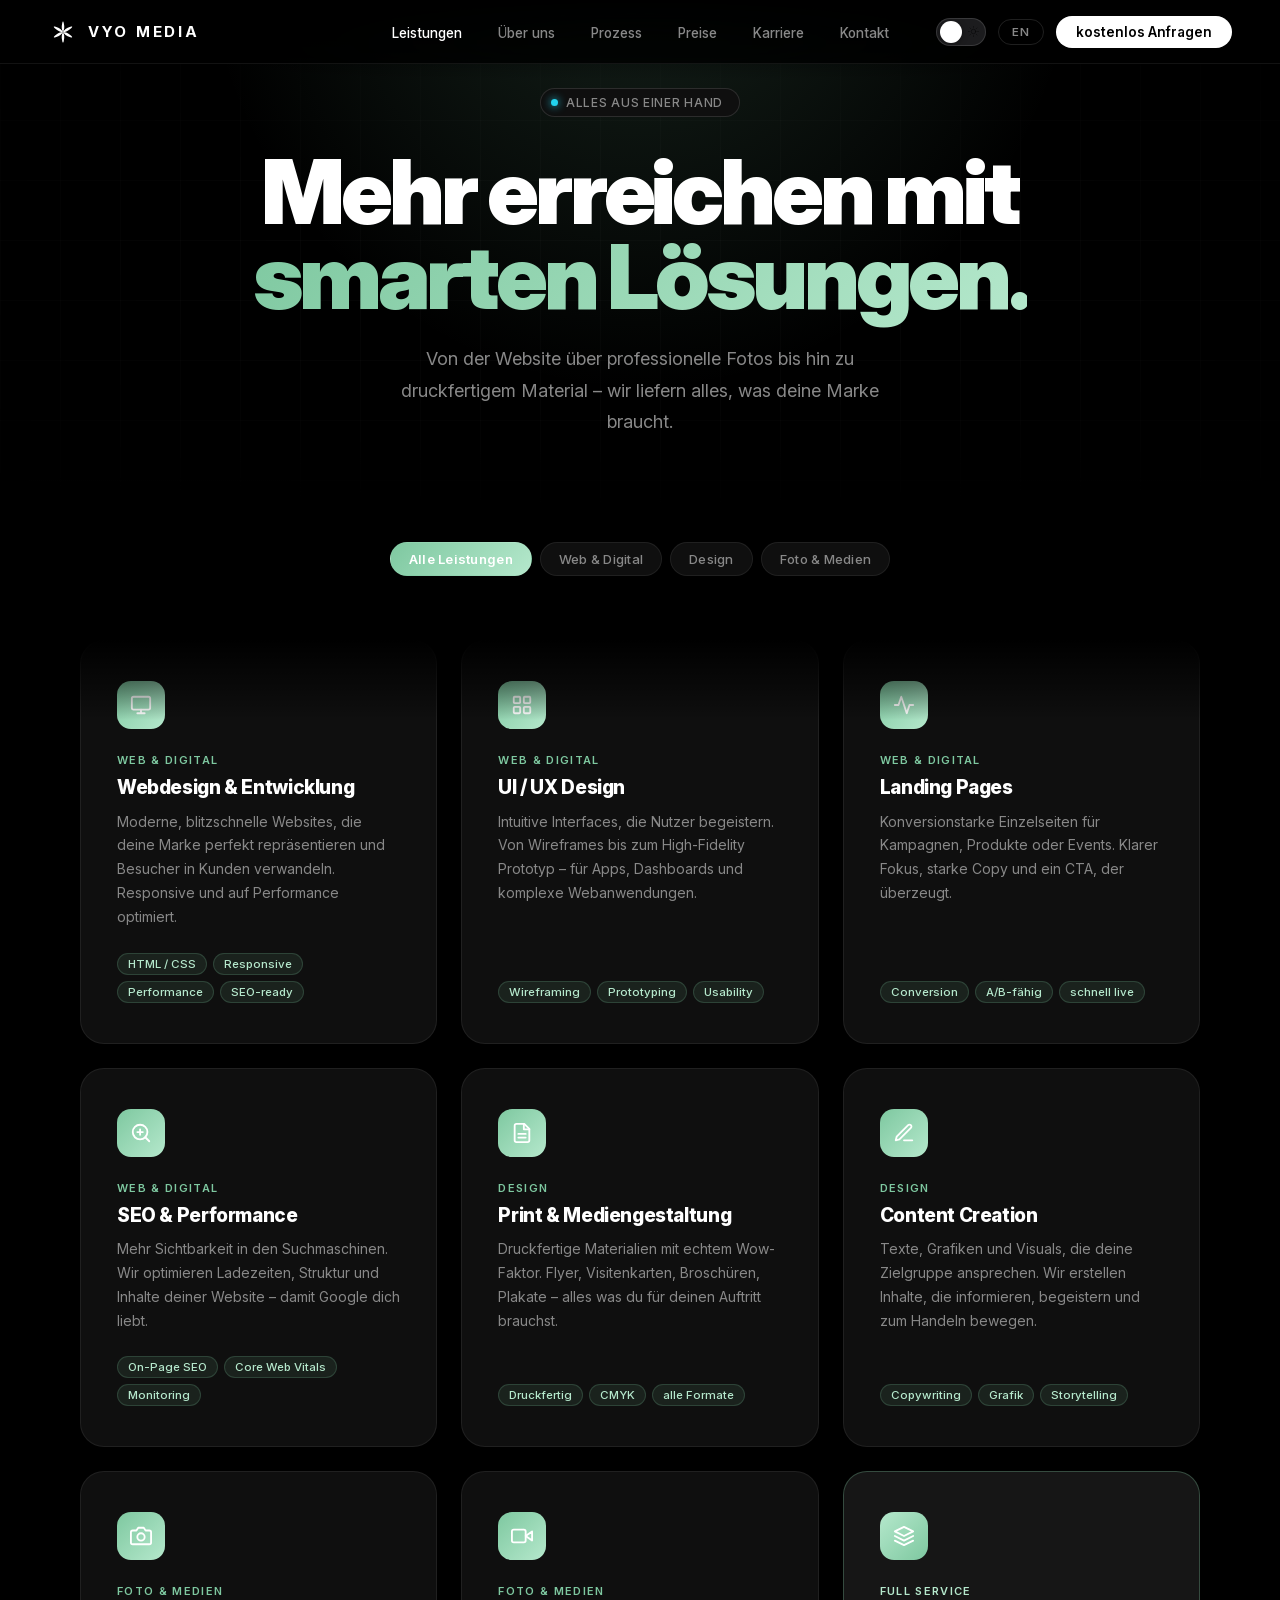
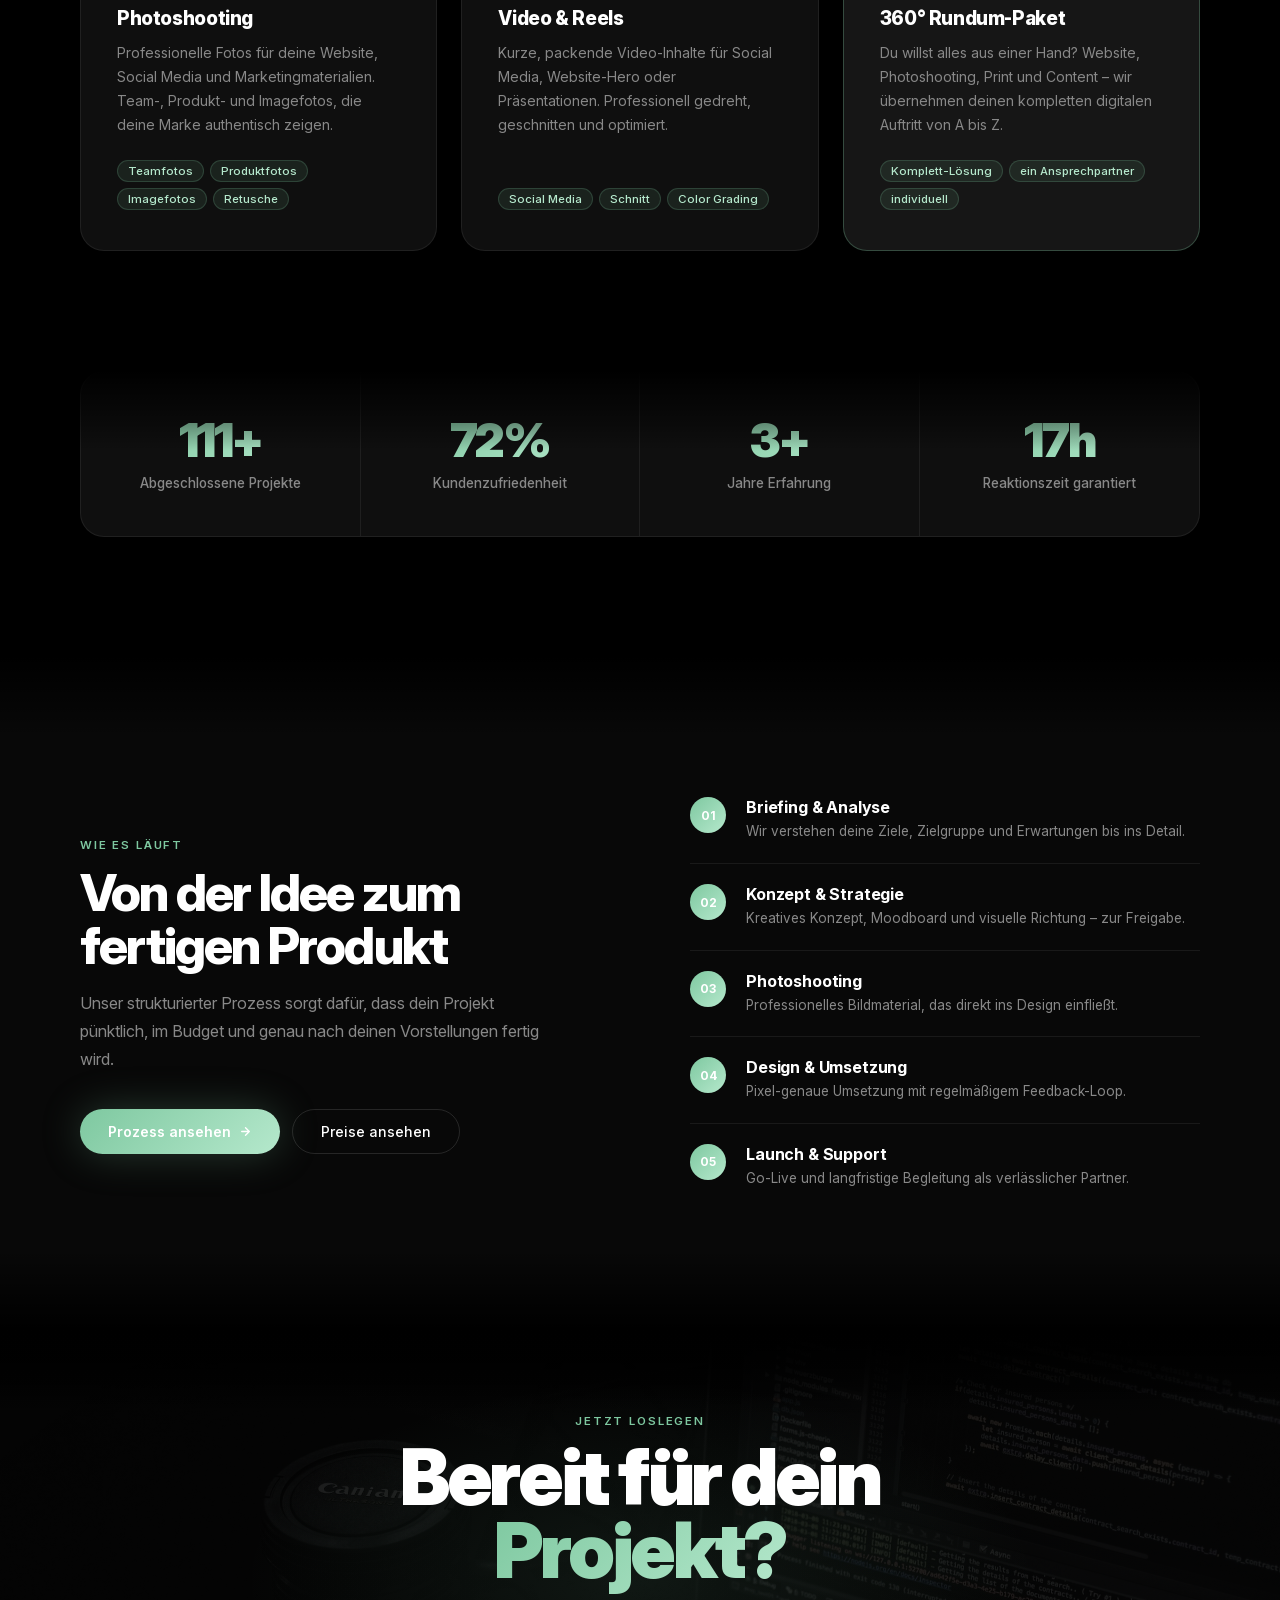
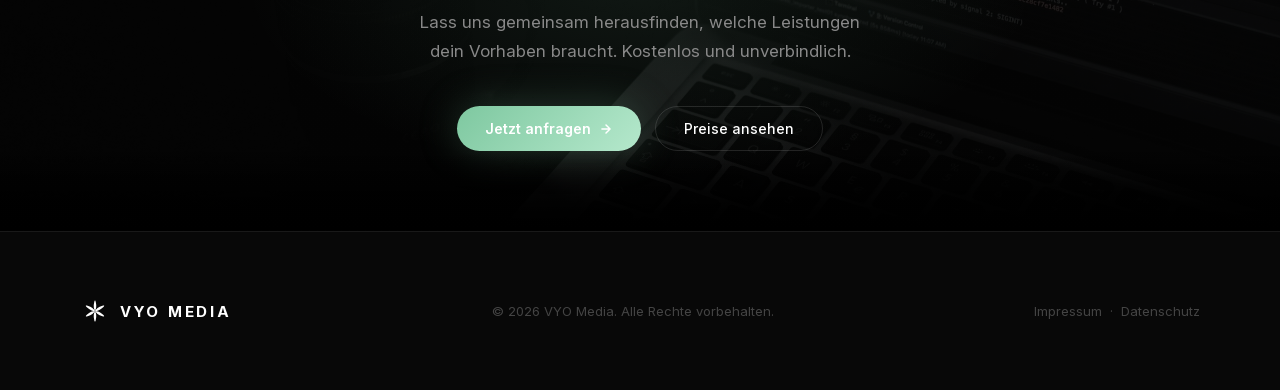
<file: leistungen.html>
<!DOCTYPE html>
<html lang="de">
<head>
  <meta charset="UTF-8">
  <meta name="viewport" content="width=device-width, initial-scale=1.0">
  <title>Leistungen & Webdesign-Services – VYO Media Hannover</title>
  <meta name="description" content="Von Webdesign über Logo-Design bis zu SEO: Alle digitalen Leistungen von VYO Media aus Hannover. Professionell, individuell, zuverlässig. Jetzt anfragen.">
  <meta name="keywords" content="Webdesign Hannover, Medienagentur Hannover, Content Creation Hannover, Logo Design Hannover, SEO Hannover, Webentwicklung Hannover, Branding Agentur Hannover, Social Media Content Hannover, Fotografie Hannover, Videoproduktion Hannover, digitale Leistungen Hannover">
  <link rel="canonical" href="https://vyomedia.de/leistungen.html">
  <meta property="og:type" content="website">
  <meta property="og:title" content="Leistungen & Webdesign-Services – VYO Media Hannover">
  <meta property="og:description" content="Von Webdesign über Logo-Design bis zu SEO: Alle digitalen Leistungen von VYO Media aus Hannover.">
  <meta property="og:url" content="https://vyomedia.de/leistungen.html">
  <meta property="og:site_name" content="VYO Media">
  <meta property="og:locale" content="de_DE">
  
  
  <link rel="stylesheet" href="fonts/inter.css">
  <script>if(localStorage.getItem('ace-theme')==='light')document.documentElement.setAttribute('data-theme','light');</script>
  <style>
    :root {
      --bg:        #000000;
      --bg2:       #080808;
      --surface:   #0f0f0f;
      --surface2:  #161616;
      --border:    rgba(255,255,255,0.07);
      --border2:   rgba(255,255,255,0.12);
      --text:      #ffffff;
      --text2:     #888888;
      --text3:     #444444;
      --accent:    #7ec8a0;
      --accent2:   #b5e8cc;
      --gradient:  linear-gradient(135deg, #7ec8a0 0%, #b5e8cc 100%);
      --glow:      rgba(126,200,160,0.15);
    }

    *, *::before, *::after { margin: 0; padding: 0; box-sizing: border-box; }
    html { scroll-behavior: smooth; }
    body {
      font-family: 'Inter', -apple-system, sans-serif;
      background: var(--bg);
      color: var(--text);
      overflow-x: hidden;
      min-width: 320px;
      -webkit-font-smoothing: antialiased;
    }

    /* ─── NAV ────────────────────────────────────────────────── */
    nav {
      position: fixed; top: 0; left: 0; right: 0; z-index: 1000;
      display: flex; align-items: center; justify-content: space-between;
      padding: 0 48px; height: 64px;
      background: rgba(0,0,0,0.75);
      backdrop-filter: blur(24px) saturate(180%);
      -webkit-backdrop-filter: blur(24px) saturate(180%);
      border-bottom: 1px solid var(--border);
      transition: background 0.3s;
    }
    .nav-logo {
      display: flex; align-items: center; gap: 10px;
      text-decoration: none; color: var(--text);
    }
    .nav-logo-icon { width: 30px; height: 30px; flex-shrink: 0; }
    .nav-logo-text { font-size: 15px; font-weight: 700; letter-spacing: 0.18em; text-transform: uppercase; }
    .nav-links { display: flex; gap: 36px; list-style: none; position: absolute; left: 50%; transform: translateX(-50%); }
    .nav-links a { color: var(--text2); text-decoration: none; font-size: 13.5px; font-weight: 500; transition: color 0.2s; }
    .nav-links a:hover, .nav-links a.active { color: var(--text); }
    .nav-cta {
      display: inline-flex; align-items: center; gap: 6px;
      background: var(--text); color: var(--bg);
      padding: 8px 20px; border-radius: 999px;
      font-size: 13.5px; font-weight: 600;
      text-decoration: none; transition: opacity 0.2s;
    }
    .nav-cta:hover { opacity: 0.85; }

    /* ─── HERO ───────────────────────────────────────────────── */
    .hero {
      min-height: 54vh; display: flex; flex-direction: column;
      align-items: center; justify-content: center;
      text-align: center; padding: 88px 48px 80px;
      position: relative; overflow: hidden;
    }
    .hero-glow {
      position: absolute; top: -20%; left: 50%; transform: translateX(-50%);
      width: 900px; height: 500px; pointer-events: none;
      background: radial-gradient(ellipse at 50% 0%, rgba(126,200,160,0.18), transparent 70%);
    }
    .hero-grid-lines {
      position: absolute; inset: 0; pointer-events: none;
      background-image:
        linear-gradient(rgba(255,255,255,0.02) 1px, transparent 1px),
        linear-gradient(90deg, rgba(255,255,255,0.02) 1px, transparent 1px);
      background-size: 60px 60px;
      mask-image: radial-gradient(ellipse 80% 60% at 50% 50%, black 30%, transparent 100%);
    }
    .hero-badge {
      position: relative; z-index: 1;
      display: inline-flex; align-items: center; gap: 8px;
      background: var(--surface); border: 1px solid var(--border2);
      border-radius: 999px; padding: 6px 16px 6px 10px;
      font-size: 12px; font-weight: 500; color: var(--text2);
      letter-spacing: 0.06em; text-transform: uppercase; margin-bottom: 32px;
    }
    .badge-dot {
      width: 7px; height: 7px; border-radius: 50%; background: #22d3ee;
      box-shadow: 0 0 8px #22d3ee; animation: blink 2.5s ease-in-out infinite;
    }
    @keyframes blink { 0%,100% { opacity: 1; } 50% { opacity: 0.3; } }
    .hero h1 {
      position: relative; z-index: 1;
      font-size: clamp(44px, 7vw, 96px); font-weight: 900;
      line-height: 0.95; letter-spacing: -0.045em; margin-bottom: 24px;
    }
    .gradient-text {
      background: var(--gradient);
      -webkit-background-clip: text; -webkit-text-fill-color: transparent; background-clip: text;
    }
    .hero-sub {
      position: relative; z-index: 1;
      font-size: clamp(15px, 1.6vw, 18px); color: var(--text2);
      max-width: 520px; line-height: 1.75;
    }

    /* ─── FILTER TABS ────────────────────────────────────────── */
    .filter-bar {
      display: flex; justify-content: center; gap: 8px;
      flex-wrap: wrap; padding: 0 48px 64px;
      position: sticky; top: 64px; z-index: 100;
      background: linear-gradient(to bottom, var(--bg) 80%, transparent);
      padding-top: 24px;
    }
    .filter-btn {
      background: var(--surface); border: 1px solid var(--border);
      color: var(--text2); font-family: inherit;
      font-size: 13px; font-weight: 500; letter-spacing: 0.02em;
      padding: 8px 18px; border-radius: 999px; cursor: pointer;
      transition: all 0.2s;
    }
    .filter-btn:hover { border-color: var(--border2); color: var(--text); }
    .filter-btn.active {
      background: var(--gradient); border-color: transparent;
      color: #fff; font-weight: 600;
    }

    /* ─── SERVICE GRID ───────────────────────────────────────── */
    .services-section { padding: 0 80px 120px; }
    .services-grid {
      display: grid;
      grid-template-columns: repeat(3, 1fr);
      gap: 24px;
      max-width: 1280px;
      margin: 0 auto;
    }

    .svc-card {
      background: var(--surface);
      border: 1px solid var(--border);
      border-radius: 24px;
      padding: 40px 36px;
      display: flex; flex-direction: column;
      transition: border-color 0.25s, transform 0.25s, opacity 0.3s;
      cursor: default;
    }
    .svc-card:hover { border-color: var(--border2); transform: translateY(-4px); }
    .svc-card.hidden { display: none; }

    .svc-icon-wrap {
      width: 48px; height: 48px; border-radius: 14px;
      background: var(--gradient);
      display: flex; align-items: center; justify-content: center;
      margin-bottom: 24px; flex-shrink: 0;
    }
    .svc-icon-wrap svg {
      width: 22px; height: 22px;
      stroke: #fff; fill: none; stroke-width: 2;
      stroke-linecap: round; stroke-linejoin: round;
    }

    .svc-cat-tag {
      font-size: 11px; font-weight: 600; letter-spacing: 0.12em;
      text-transform: uppercase; color: var(--accent);
      margin-bottom: 10px;
    }
    .svc-card h3 {
      font-size: 19px; font-weight: 800; letter-spacing: -0.02em;
      margin-bottom: 10px; line-height: 1.2;
    }
    .svc-card p {
      font-size: 14px; color: var(--text2); line-height: 1.7;
      flex: 1; margin-bottom: 24px;
    }

    .svc-tags {
      display: flex; flex-wrap: wrap; gap: 6px; margin-top: auto;
    }
    .svc-tag {
      background: rgba(126,200,160,0.1); border: 1px solid rgba(126,200,160,0.2);
      color: var(--accent2); font-size: 11.5px; font-weight: 500;
      padding: 3px 10px; border-radius: 999px;
    }

    /* ─── STATS ──────────────────────────────────────────────── */
    .stats-section { padding: 0 80px 120px; }
    .stats-row {
      display: grid; grid-template-columns: repeat(4, 1fr);
      border: 1px solid var(--border); border-radius: 24px;
      overflow: hidden; max-width: 1280px; margin: 0 auto;
      background: var(--surface);
    }
    .stat-box {
      padding: 44px 32px; text-align: center;
      border-right: 1px solid var(--border);
    }
    .stat-box:last-child { border-right: none; }
    .stat-num {
      display: block; font-size: 48px; font-weight: 900;
      letter-spacing: -0.05em; line-height: 1;
      background: var(--gradient); -webkit-background-clip: text;
      -webkit-text-fill-color: transparent; background-clip: text;
      margin-bottom: 8px;
    }
    .stat-lbl { font-size: 13.5px; color: var(--text2); font-weight: 500; }

    /* ─── PROCESS TEASER ─────────────────────────────────────── */
    .process-teaser {
      padding: 120px 80px;
      background: var(--bg2);
    }
    .pt-inner {
      max-width: 1280px; margin: 0 auto;
      display: grid; grid-template-columns: 1fr 1fr;
      gap: 100px; align-items: center;
    }
    .pt-steps { display: flex; flex-direction: column; gap: 0; }
    .pt-step {
      display: flex; gap: 20px; align-items: flex-start;
      padding: 20px 0; border-bottom: 1px solid var(--border);
    }
    .pt-step:last-child { border-bottom: none; }
    .pt-num {
      width: 36px; height: 36px; border-radius: 50%; flex-shrink: 0;
      background: var(--gradient);
      display: flex; align-items: center; justify-content: center;
      font-size: 12px; font-weight: 700;
    }
    .pt-step h4 { font-size: 16px; font-weight: 700; margin-bottom: 4px; letter-spacing: -0.01em; }
    .pt-step p { font-size: 13.5px; color: var(--text2); line-height: 1.6; }

    /* ─── SECTION TRANSITIONS ──────────────────────────── */
    section { position: relative; }
    section::before, section::after {
      content: ''; position: absolute;
      left: 0; right: 0; height: 80px;
      pointer-events: none; z-index: 2;
    }
    section::before { top: 0; background: linear-gradient(to bottom, var(--bg), transparent); }
    section::after  { bottom: 0; background: linear-gradient(to top, var(--bg), transparent); }

    .section-label {
      display: inline-block; font-size: 11.5px; font-weight: 600;
      letter-spacing: 0.16em; text-transform: uppercase; color: var(--accent); margin-bottom: 14px;
    }
    .section-title {
      font-size: clamp(32px, 4vw, 52px); font-weight: 800;
      letter-spacing: -0.035em; line-height: 1.05; margin-bottom: 16px;
    }
    .section-sub { font-size: 16px; color: var(--text2); max-width: 480px; line-height: 1.75; margin-bottom: 36px; }

    .btn-primary {
      display: inline-flex; align-items: center; gap: 8px;
      background: var(--gradient); color: #fff;
      padding: 13px 28px; border-radius: 999px;
      font-size: 14px; font-weight: 600;
      text-decoration: none; transition: opacity 0.2s, transform 0.2s;
      box-shadow: 0 0 40px rgba(126,200,160,0.25);
    }
    .btn-primary:hover { opacity: 0.85; transform: translateY(-2px); }
    .btn-ghost {
      display: inline-flex; align-items: center; gap: 8px;
      background: transparent; color: var(--text);
      border: 1px solid var(--border2); padding: 13px 28px; border-radius: 999px;
      font-size: 14px; font-weight: 500;
      text-decoration: none; transition: border-color 0.2s, transform 0.2s;
    }
    .btn-ghost:hover { border-color: rgba(255,255,255,0.35); transform: translateY(-2px); }

    /* ─── CTA ────────────────────────────────────────────────── */
    .cta-section {
      background-image: linear-gradient(rgba(0,0,0,1) 0%, transparent 18%, transparent 82%, rgba(0,0,0,1) 100%), linear-gradient(rgba(0,0,0,0.88), rgba(0,0,0,0.88)), url('images/workspace.jpg');
      background-size: cover;
      background-position: center;
      text-align: center; padding: 80px 48px;
      position: relative; overflow: hidden;
    }
    .cta-glow {
      position: absolute !important; top: 50%; left: 50%; transform: translate(-50%,-50%);
      width: 800px; height: 400px; pointer-events: none;
      background: radial-gradient(ellipse at center, rgba(126,200,160,0.1), transparent 70%);
    }
    .cta-section > * { position: relative; z-index: 1; }
    .cta-section h2 {
      font-size: clamp(38px, 6vw, 80px); font-weight: 900;
      letter-spacing: -0.045em; line-height: 0.95; margin-bottom: 20px;
    }
    .cta-section p {
      font-size: 17px; color: var(--text2); max-width: 460px;
      margin: 0 auto 40px; line-height: 1.7;
    }
    .cta-btns { display: flex; gap: 14px; justify-content: center; flex-wrap: wrap; }

    /* ─── FOOTER ─────────────────────────────────────────────── */
    footer {
      border-top: 1px solid var(--border); background: var(--bg2);
      padding: 64px 80px; display: flex; justify-content: space-between; align-items: center;
      flex-wrap: wrap; gap: 16px;
    }
    footer p { font-size: 13px; color: var(--text3); }
    footer a { color: var(--text3); text-decoration: none; transition: color 0.2s; }
    footer a:hover { color: var(--text); }

    /* ─── REVEAL ─────────────────────────────────────────────── */
    .reveal {
      opacity: 0; transform: translateY(24px);
      transition: opacity 0.7s ease, transform 0.7s ease;
    }
    .reveal.in { opacity: 1; transform: none; }
    .reveal-delay-1 { transition-delay: 0.08s; }
    .reveal-delay-2 { transition-delay: 0.16s; }
    .reveal-delay-3 { transition-delay: 0.24s; }
    .reveal-delay-4 { transition-delay: 0.32s; }
    .reveal-delay-5 { transition-delay: 0.40s; }

    /* ─── LIGHT THEME ────────────────────────────────────── */
    [data-theme="light"] {
      --bg: #f0faf5; --bg2: #e3f5eb; --surface: #d4eddf; --surface2: #c5e6d3;
      --border: rgba(0,80,40,0.1); --border2: rgba(0,80,40,0.18);
      --text: #0a2118; --text2: #3a6b52; --text3: #7aab90;
      --glow: rgba(126,200,160,0.12);
    }
    [data-theme="light"] nav { background: rgba(240,250,245,0.88) !important; border-bottom-color: rgba(0,80,40,0.1); }
    [data-theme="light"] .nav-cta { background: #0a0a0a; color: #fff; }
    [data-theme="light"] .nav-logo-icon path,
    [data-theme="light"] .about-logo-big path,
    [data-theme="light"] footer .nav-logo-icon path { fill: #0a0a0a; }
    [data-theme="light"] .nav-logo-text { color: #0a0a0a; }
    [data-theme="light"] .nav-links a { color: #555; }
    [data-theme="light"] .portfolio-card::after { color: #fff; }
    [data-theme="light"] .hero-scroll { color: #aaa; }
    [data-theme="light"] .scroll-line { background: linear-gradient(to bottom, transparent, #aaa); }
    [data-theme="light"] .ticker-item { color: #888; }
    [data-theme="light"] footer p,
    [data-theme="light"] footer a { color: #999; }
    [data-theme="light"] footer a:hover { color: #0a0a0a; }
    [data-theme="light"] .hero-grid-lines {
      background-image: linear-gradient(rgba(0,0,0,0.04) 1px,transparent 1px),linear-gradient(90deg,rgba(0,0,0,0.04) 1px,transparent 1px);
    }
    [data-theme="light"] .btn-ghost { color: #0a0a0a; border-color: rgba(0,0,0,0.2); }
    [data-theme="light"] .btn-ghost:hover { border-color: rgba(0,0,0,0.45); }
    [data-theme="light"] .filter-btn { background: var(--surface); border-color: var(--border); color: var(--text2); }
    [data-theme="light"] .filter-btn:hover { color: var(--text); border-color: var(--border2); }
    [data-theme="light"] .filter-bar { background: linear-gradient(to bottom, #fff 80%, transparent); }
    /* ─── TOGGLE SWITCH ───────────────────────────────────── */
    .theme-toggle { cursor: pointer; display: flex; align-items: center; }
    .theme-toggle input { display: none; }
    .toggle-track {
      width: 50px; height: 28px; background: #1c1c1e;
      border: 1.5px solid rgba(255,255,255,0.13); border-radius: 999px;
      position: relative; transition: background 0.35s, border-color 0.35s;
      display: flex; align-items: center;
    }
    .toggle-thumb {
      width: 22px; height: 22px; border-radius: 50%; background: #fff;
      position: absolute; left: 3px;
      transition: transform 0.35s cubic-bezier(.34,1.56,.64,1);
      box-shadow: 0 1px 6px rgba(0,0,0,0.4);
    }
    .theme-toggle input:checked ~ .toggle-track { background: #e5e5ea; border-color: rgba(0,0,0,0.1); }
    .theme-toggle input:checked ~ .toggle-track .toggle-thumb { transform: translateX(21px); background: #1c1c1e; }
    .toggle-icons {
      position: absolute; inset: 0; display: flex; align-items: center;
      justify-content: space-between; padding: 0 6px; pointer-events: none;
    }
    .t-moon { width: 11px; height: 11px; stroke: rgba(255,255,255,0.6); fill: none; stroke-width: 2; stroke-linecap: round; }
    .t-sun  { width: 11px; height: 11px; stroke: rgba(0,0,0,0.45);      fill: none; stroke-width: 2; stroke-linecap: round; }

    /* ─── MOBILE ─────────────────────────────────────────────── */
    @media (max-width: 900px) {
      nav { padding: 0 24px; }
      .nav-links { display: none; }
      .nav-hamburger { display: flex !important; }
      .nav-cta { display: none; }
      .hero { padding: 120px 24px 60px; }
      .filter-bar { padding: 16px 24px 40px; top: 64px; }
      .services-section { padding: 0 24px 80px; }
      .services-grid { grid-template-columns: 1fr; gap: 16px; }
      .stats-section { padding: 0 24px 80px; }
      .stats-row { grid-template-columns: repeat(2,1fr); }
      .stat-box:nth-child(2) { border-right: none; }
      .stat-box:nth-child(1), .stat-box:nth-child(2) { border-bottom: 1px solid var(--border); }
      .process-teaser { padding: 80px 24px; }
      .pt-inner { grid-template-columns: 1fr; gap: 48px; }
      .cta-section { padding: 80px 24px; }
      footer { padding: 48px 32px; flex-direction: column; text-align: center; }
    }
  
    /* ─── LANG TOGGLE ────────────────────────────────── */
    .lang-toggle {
      background: transparent; border: 1px solid var(--border2);
      color: var(--text2); padding: 5px 13px; border-radius: 999px;
      font-size: 11.5px; font-weight: 600; letter-spacing: 0.1em;
      cursor: pointer; transition: color 0.2s, border-color 0.2s;
      font-family: inherit;
    }
    .lang-toggle:hover { color: var(--text); border-color: var(--text3); }

    /* ─── MOBILE MENU ─────────────────────────────────── */
    .nav-hamburger {
      display: none;
      flex-direction: column;
      justify-content: center;
      align-items: flex-end;
      gap: 5px;
      cursor: pointer;
      background: var(--surface);
      border: 1px solid var(--border2);
      padding: 9px 10px;
      border-radius: 10px;
      position: relative;
      transition: box-shadow 0.25s, border-color 0.25s, background 0.25s;
      overflow: hidden;
    }
    .nav-hamburger::after {
      content: "";
      position: absolute;
      inset: 0;
      background: var(--gradient);
      opacity: 0;
      transition: opacity 0.25s;
      border-radius: inherit;
      z-index: 0;
    }
    .nav-hamburger:hover {
      border-color: transparent;
      box-shadow: 0 0 18px rgba(126,200,160,0.45), 0 0 4px rgba(126,200,160,0.2);
    }
    .nav-hamburger:hover::after { opacity: 0.12; }
    .nav-hamburger span {
      display: block;
      height: 1.5px;
      background: linear-gradient(90deg, #7ec8a0, #b5e8cc);
      border-radius: 2px;
      transition: transform 0.32s cubic-bezier(.16,1,.3,1), opacity 0.25s, width 0.25s;
      transform-origin: center;
      position: relative;
      z-index: 1;
    }
    .nav-hamburger span:nth-child(1) { width: 14px; }
    .nav-hamburger span:nth-child(2) { width: 22px; }
    .nav-hamburger span:nth-child(3) { width: 18px; }
    .nav-hamburger:hover span { width: 22px; }
    .nav-hamburger.open span:nth-child(1) { width: 22px; transform: translateY(6.5px) rotate(45deg); }
    .nav-hamburger.open span:nth-child(2) { opacity: 0; transform: scaleX(0); }
    .nav-hamburger.open span:nth-child(3) { width: 22px; transform: translateY(-6.5px) rotate(-45deg); }
    .nav-hamburger.open { border-color: rgba(126,200,160,0.4); box-shadow: 0 0 20px rgba(126,200,160,0.3); }
    .nav-hamburger.open::after { opacity: 0.1; }
    .mobile-menu {
      position: fixed; top: 64px; left: 0; right: 0;
      background: rgba(8,8,8,0.97);
      backdrop-filter: blur(24px) saturate(180%);
      -webkit-backdrop-filter: blur(24px) saturate(180%);
      border-bottom: 1px solid var(--border);
      z-index: 998;
      display: none; flex-direction: column;
      animation: mobileMenuIn 0.22s ease both;
    }
    .mobile-menu.open { display: flex; }
    @keyframes mobileMenuIn {
      from { opacity: 0; transform: translateY(-6px); }
      to   { opacity: 1; transform: translateY(0); }
    }
    .mobile-menu a {
      padding: 15px 28px;
      font-size: 15px; font-weight: 500; letter-spacing: 0.01em;
      color: var(--text2); text-decoration: none;
      border-bottom: 1px solid var(--border);
      transition: color 0.15s, background 0.15s;
      display: flex; align-items: center; justify-content: space-between;
    }
    .mobile-menu a::after { content: '→'; font-size: 13px; opacity: 0.4; transition: opacity 0.15s, transform 0.15s; }
    .mobile-menu a:hover { color: var(--text); background: var(--surface); }
    .mobile-menu a:hover::after { opacity: 1; transform: translateX(3px); }
    .mobile-menu a:last-child { border-bottom: none; }
    .mobile-menu-cta {
      margin: 16px 24px 20px !important;
      padding: 13px 20px !important;
      background: var(--text) !important; color: var(--bg) !important;
      border-radius: 999px !important; text-align: center !important;
      font-weight: 600 !important; border-bottom: none !important;
      justify-content: center !important;
    }
    .mobile-menu-cta::after { display: none !important; }
    [data-theme="light"] .mobile-menu { background: rgba(240,250,245,0.97); }
    [data-theme="light"] .mobile-menu-cta { background: #0a0a0a !important; color: #fff !important; }
    
    @media (max-width: 540px) {
      body { overflow-x: hidden; }
      nav { padding: 0 16px; }
      .hero { padding: 96px 20px 48px; }
      .section-title { font-size: clamp(24px, 7vw, 34px); }
      .section-sub { font-size: 15px; }
      .services-section { padding: 0 20px 60px; }
      .stats-section { padding: 0 20px 60px; }
      .stats-row { grid-template-columns: 1fr; }
      .stat-box { border-right: none !important; border-bottom: 1px solid var(--border); padding: 20px 12px; }
      .stat-box:last-child { border-bottom: none; }
      .stat-num { font-size: 38px; }
      .process-teaser { padding: 56px 20px; }
      .cta-section { padding: 56px 20px; }
      .cta-btns { flex-direction: column; align-items: center; gap: 10px; }
      .btn-primary, .btn-ghost { width: 100%; max-width: 280px; text-align: center; padding: 14px 20px; justify-content: center; }
      footer { padding: 32px 20px 20px; flex-direction: column; text-align: center; }
      .filter-bar { padding: 12px 20px 32px; top: 64px; gap: 8px; }
      .filter-btn { font-size: 13px; padding: 6px 14px; }
    }

    @media (max-width: 390px) {
      .svc-card h3 { font-size: 17px; }
      .hero { padding: 80px 16px 40px; }
    }

    @media (hover: none) {
      .svc-card:hover { transform: none; border-color: var(--border); }
      .btn-primary:hover, .btn-ghost:hover { transform: none; }
    }
    </style>
</head>
<body>

<!-- ════════════════════ NAV ════════════════════ -->
<nav id="navbar">
  <a href="index.html" class="nav-logo">
    <svg class="nav-logo-icon" viewBox="0 0 100 100" xmlns="http://www.w3.org/2000/svg">
      <g fill="white">
        <path d="M50,50 C46,43 44,34 47.5,20 C48.5,13 51.5,13 52.5,20 C56,34 54,43 50,50Z" transform="rotate(0,50,50)"/>
        <path d="M50,50 C46,43 44,34 47.5,20 C48.5,13 51.5,13 52.5,20 C56,34 54,43 50,50Z" transform="rotate(60,50,50)"/>
        <path d="M50,50 C46,43 44,34 47.5,20 C48.5,13 51.5,13 52.5,20 C56,34 54,43 50,50Z" transform="rotate(120,50,50)"/>
        <path d="M50,50 C46,43 44,34 47.5,20 C48.5,13 51.5,13 52.5,20 C56,34 54,43 50,50Z" transform="rotate(180,50,50)"/>
        <path d="M50,50 C46,43 44,34 47.5,20 C48.5,13 51.5,13 52.5,20 C56,34 54,43 50,50Z" transform="rotate(240,50,50)"/>
        <path d="M50,50 C46,43 44,34 47.5,20 C48.5,13 51.5,13 52.5,20 C56,34 54,43 50,50Z" transform="rotate(300,50,50)"/>
      </g>
    </svg>
    <span class="nav-logo-text">VYO Media</span>
  </a>
  <ul class="nav-links">
    <li><a href="leistungen.html" class="active" data-i18n="nav-services">Leistungen</a></li>
    <li><a href="ueber-uns.html" data-i18n="nav-about">Über uns</a></li>
    <li><a href="prozess.html" data-i18n="nav-process">Prozess</a></li>
    <li><a href="preise.html" data-i18n="nav-pricing">Preise</a></li>
    <li><a href="karriere.html" data-i18n="nav-careers">Karriere</a></li>
    <li><a href="index.html#contact" data-i18n="nav-contact">Kontakt</a></li>
  </ul>
  <div style="display:flex;align-items:center;gap:12px">
    <label class="theme-toggle" aria-label="Theme umschalten">
      <input type="checkbox" id="themeToggle">
      <span class="toggle-track">
        <span class="toggle-icons">
          <svg class="t-moon" viewBox="0 0 24 24"><path d="M21 12.79A9 9 0 1 1 11.21 3 7 7 0 0 0 21 12.79z"/></svg>
          <svg class="t-sun" viewBox="0 0 24 24"><circle cx="12" cy="12" r="5"/><line x1="12" y1="1" x2="12" y2="3"/><line x1="12" y1="21" x2="12" y2="23"/><line x1="4.22" y1="4.22" x2="5.64" y2="5.64"/><line x1="18.36" y1="18.36" x2="19.78" y2="19.78"/><line x1="1" y1="12" x2="3" y2="12"/><line x1="21" y1="12" x2="23" y2="12"/><line x1="4.22" y1="19.78" x2="5.64" y2="18.36"/><line x1="18.36" y1="5.64" x2="19.78" y2="4.22"/></svg>
        </span>
        <span class="toggle-thumb"></span>
      </span>
    </label>
    <button class="lang-toggle" id="langToggle">EN</button>
    <button class="nav-hamburger" id="navHamburger" aria-label="Menü öffnen"><span></span><span></span><span></span></button>
    <a href="anfragen.html" class="nav-cta" data-i18n="nav-cta">kostenlos Anfragen</a>
  </div>
</nav>
<div class="mobile-menu" id="mobileMenu">
  <a href="leistungen.html" data-i18n="nav-services">Leistungen</a>
  <a href="ueber-uns.html" data-i18n="nav-about">Über uns</a>
  <a href="prozess.html" data-i18n="nav-process">Prozess</a>
  <a href="preise.html" data-i18n="nav-pricing">Preise</a>
  <a href="karriere.html" data-i18n="nav-careers">Karriere</a>
  <a href="index.html#contact" data-i18n="nav-contact">Kontakt</a>
  <a href="anfragen.html" class="mobile-menu-cta" data-i18n="nav-cta">kostenlos Anfragen</a>
</div>

<!-- ════════════════════ HERO ════════════════════ -->
<section class="hero">
  <div class="hero-glow"></div>
  <div class="hero-grid-lines"></div>
  <div class="hero-badge">
    <span class="badge-dot"></span>
    <span data-i18n="hero-badge">Alles aus einer Hand</span>
  </div>
  <h1>
    <span data-i18n="hero-h1a">Mehr erreichen mit</span><br>
    <span class="gradient-text" data-i18n="hero-h1b">smarten Lösungen.</span>
  </h1>
  <p class="hero-sub" data-i18n="hero-sub">
    Von der Website über professionelle Fotos bis hin zu
    druckfertigem Material – wir liefern alles, was deine Marke braucht.
  </p>
</section>

<!-- ════════════════════ FILTER TABS ════════════════════ -->
<div class="filter-bar" id="filterBar">
  <button class="filter-btn active" data-filter="all" data-i18n="filter-all">Alle Leistungen</button>
  <button class="filter-btn" data-filter="web" data-i18n="filter-web">Web & Digital</button>
  <button class="filter-btn" data-filter="design" data-i18n="filter-design">Design</button>
  <button class="filter-btn" data-filter="media" data-i18n="filter-media">Foto & Medien</button>
</div>

<!-- ════════════════════ SERVICES ════════════════════ -->
<section class="services-section">
  <div class="services-grid" id="servicesGrid">

    <!-- Webdesign & Entwicklung -->
    <div class="svc-card reveal" data-cat="web">
      <div class="svc-icon-wrap">
        <svg viewBox="0 0 24 24"><rect x="2" y="3" width="20" height="14" rx="2"/><path d="M8 21h8M12 17v4"/></svg>
      </div>
      <div class="svc-cat-tag" data-i18n="cat-web">Web & Digital</div>
      <h3 data-i18n="svc1-title">Webdesign & Entwicklung</h3>
      <p data-i18n="svc1-desc">Moderne, blitzschnelle Websites, die deine Marke perfekt repräsentieren und Besucher in Kunden verwandeln. Responsive und auf Performance optimiert.</p>
      <div class="svc-tags">
        <span class="svc-tag">HTML / CSS</span>
        <span class="svc-tag">Responsive</span>
        <span class="svc-tag">Performance</span>
        <span class="svc-tag">SEO-ready</span>
      </div>
    </div>

    <!-- UI / UX Design -->
    <div class="svc-card reveal reveal-delay-1" data-cat="web">
      <div class="svc-icon-wrap">
        <svg viewBox="0 0 24 24"><rect x="3" y="3" width="7" height="7" rx="1"/><rect x="14" y="3" width="7" height="7" rx="1"/><rect x="3" y="14" width="7" height="7" rx="1"/><rect x="14" y="14" width="7" height="7" rx="1"/></svg>
      </div>
      <div class="svc-cat-tag" data-i18n="cat-web">Web & Digital</div>
      <h3 data-i18n="svc2-title">UI / UX Design</h3>
      <p data-i18n="svc2-desc">Intuitive Interfaces, die Nutzer begeistern. Von Wireframes bis zum High-Fidelity Prototyp – für Apps, Dashboards und komplexe Webanwendungen.</p>
      <div class="svc-tags">
        <span class="svc-tag">Wireframing</span>
        <span class="svc-tag">Prototyping</span>
        <span class="svc-tag">Usability</span>
      </div>
    </div>

    <!-- Landing Pages -->
    <div class="svc-card reveal reveal-delay-2" data-cat="web">
      <div class="svc-icon-wrap">
        <svg viewBox="0 0 24 24"><path d="M22 12h-4l-3 9L9 3l-3 9H2"/></svg>
      </div>
      <div class="svc-cat-tag" data-i18n="cat-web">Web & Digital</div>
      <h3 data-i18n="svc3-title">Landing Pages</h3>
      <p data-i18n="svc3-desc">Konversionstarke Einzelseiten für Kampagnen, Produkte oder Events. Klarer Fokus, starke Copy und ein CTA, der überzeugt.</p>
      <div class="svc-tags">
        <span class="svc-tag">Conversion</span>
        <span class="svc-tag" data-i18n="tag-abtestable">A/B-fähig</span>
        <span class="svc-tag" data-i18n="tag-fastlive">schnell live</span>
      </div>
    </div>

    <!-- SEO & Performance -->
    <div class="svc-card reveal reveal-delay-3" data-cat="web">
      <div class="svc-icon-wrap">
        <svg viewBox="0 0 24 24"><circle cx="11" cy="11" r="8"/><path d="m21 21-4.35-4.35"/><path d="M11 8v6M8 11h6"/></svg>
      </div>
      <div class="svc-cat-tag" data-i18n="cat-web">Web & Digital</div>
      <h3 data-i18n="svc4-title">SEO & Performance</h3>
      <p data-i18n="svc4-desc">Mehr Sichtbarkeit in den Suchmaschinen. Wir optimieren Ladezeiten, Struktur und Inhalte deiner Website – damit Google dich liebt.</p>
      <div class="svc-tags">
        <span class="svc-tag">On-Page SEO</span>
        <span class="svc-tag">Core Web Vitals</span>
        <span class="svc-tag">Monitoring</span>
      </div>
    </div>

    <!-- Print & Mediengestaltung -->
    <div class="svc-card reveal" data-cat="design">
      <div class="svc-icon-wrap">
        <svg viewBox="0 0 24 24"><path d="M14.5 2H6a2 2 0 0 0-2 2v16a2 2 0 0 0 2 2h12a2 2 0 0 0 2-2V7.5L14.5 2z"/><polyline points="14 2 14 8 20 8"/><line x1="16" y1="13" x2="8" y2="13"/><line x1="16" y1="17" x2="8" y2="17"/></svg>
      </div>
      <div class="svc-cat-tag" data-i18n="cat-design">Design</div>
      <h3 data-i18n="svc5-title">Print & Mediengestaltung</h3>
      <p data-i18n="svc5-desc">Druckfertige Materialien mit echtem Wow-Faktor. Flyer, Visitenkarten, Broschüren, Plakate – alles was du für deinen Auftritt brauchst.</p>
      <div class="svc-tags">
        <span class="svc-tag" data-i18n="tag-printready">Druckfertig</span>
        <span class="svc-tag">CMYK</span>
        <span class="svc-tag" data-i18n="tag-allformats">alle Formate</span>
      </div>
    </div>

    <!-- Content Creation -->
    <div class="svc-card reveal reveal-delay-1" data-cat="design">
      <div class="svc-icon-wrap">
        <svg viewBox="0 0 24 24"><path d="M12 20h9"/><path d="M16.5 3.5a2.121 2.121 0 0 1 3 3L7 19l-4 1 1-4L16.5 3.5z"/></svg>
      </div>
      <div class="svc-cat-tag" data-i18n="cat-design">Design</div>
      <h3 data-i18n="svc6-title">Content Creation</h3>
      <p data-i18n="svc6-desc">Texte, Grafiken und Visuals, die deine Zielgruppe ansprechen. Wir erstellen Inhalte, die informieren, begeistern und zum Handeln bewegen.</p>
      <div class="svc-tags">
        <span class="svc-tag">Copywriting</span>
        <span class="svc-tag" data-i18n="tag-graphic">Grafik</span>
        <span class="svc-tag">Storytelling</span>
      </div>
    </div>

    <!-- Photoshooting -->
    <div class="svc-card reveal" data-cat="media">
      <div class="svc-icon-wrap">
        <svg viewBox="0 0 24 24"><path d="M23 19a2 2 0 0 1-2 2H3a2 2 0 0 1-2-2V8a2 2 0 0 1 2-2h4l2-3h6l2 3h4a2 2 0 0 1 2 2z"/><circle cx="12" cy="13" r="4"/></svg>
      </div>
      <div class="svc-cat-tag" data-i18n="cat-media">Foto & Medien</div>
      <h3 data-i18n="svc7-title">Photoshooting</h3>
      <p data-i18n="svc7-desc">Professionelle Fotos für deine Website, Social Media und Marketingmaterialien. Team-, Produkt- und Imagefotos, die deine Marke authentisch zeigen.</p>
      <div class="svc-tags">
        <span class="svc-tag" data-i18n="tag-teamshots">Teamfotos</span>
        <span class="svc-tag" data-i18n="tag-productshots">Produktfotos</span>
        <span class="svc-tag" data-i18n="tag-imageshots">Imagefotos</span>
        <span class="svc-tag" data-i18n="tag-retouch">Retusche</span>
      </div>
    </div>

    <!-- Video & Reels -->
    <div class="svc-card reveal reveal-delay-1" data-cat="media">
      <div class="svc-icon-wrap">
        <svg viewBox="0 0 24 24"><polygon points="23 7 16 12 23 17 23 7"/><rect x="1" y="5" width="15" height="14" rx="2" ry="2"/></svg>
      </div>
      <div class="svc-cat-tag" data-i18n="cat-media">Foto & Medien</div>
      <h3 data-i18n="svc8-title">Video & Reels</h3>
      <p data-i18n="svc8-desc">Kurze, packende Video-Inhalte für Social Media, Website-Hero oder Präsentationen. Professionell gedreht, geschnitten und optimiert.</p>
      <div class="svc-tags">
        <span class="svc-tag">Social Media</span>
        <span class="svc-tag" data-i18n="tag-editing">Schnitt</span>
        <span class="svc-tag">Color Grading</span>
      </div>
    </div>

    <!-- 360° Rundum-Paket -->
    <div class="svc-card reveal reveal-delay-2" data-cat="all" style="border-color:rgba(126,200,160,0.3); background: var(--surface2);">
      <div class="svc-icon-wrap" style="background: linear-gradient(135deg,#b5e8cc,#7ec8a0)">
        <svg viewBox="0 0 24 24"><path d="M12 2L2 7l10 5 10-5-10-5zM2 17l10 5 10-5M2 12l10 5 10-5"/></svg>
      </div>
      <div class="svc-cat-tag" style="color:var(--accent2)" data-i18n="cat-fullservice">Full Service</div>
      <h3 data-i18n="svc9-title">360° Rundum-Paket</h3>
      <p data-i18n="svc9-desc">Du willst alles aus einer Hand? Website, Photoshooting, Print und Content – wir übernehmen deinen kompletten digitalen Auftritt von A bis Z.</p>
      <div class="svc-tags">
        <span class="svc-tag" data-i18n="tag-complete">Komplett-Lösung</span>
        <span class="svc-tag" data-i18n="tag-onecontact">ein Ansprechpartner</span>
        <span class="svc-tag" data-i18n="tag-individual">individuell</span>
      </div>
    </div>

  </div>
</section>

<!-- ════════════════════ STATS ════════════════════ -->
<section class="stats-section reveal">
  <div class="stats-row">
    <div class="stat-box">
      <span class="stat-num" data-val="150" data-suffix="+">150+</span>
      <span class="stat-lbl" data-i18n="stat1">Abgeschlossene Projekte</span>
    </div>
    <div class="stat-box">
      <span class="stat-num" data-val="98" data-suffix="%">98%</span>
      <span class="stat-lbl" data-i18n="stat2">Kundenzufriedenheit</span>
    </div>
    <div class="stat-box">
      <span class="stat-num" data-val="5" data-suffix="+">5+</span>
      <span class="stat-lbl" data-i18n="stat3">Jahre Erfahrung</span>
    </div>
    <div class="stat-box">
      <span class="stat-num" data-val="24" data-suffix="h">24h</span>
      <span class="stat-lbl" data-i18n="stat4">Reaktionszeit garantiert</span>
    </div>
  </div>
</section>

<!-- ════════════════════ PROZESS TEASER ════════════════════ -->
<section class="process-teaser">
  <div class="pt-inner">
    <div class="reveal">
      <div class="section-label" data-i18n="pt-label">Wie es läuft</div>
      <h2 class="section-title" data-i18n="pt-title">Von der Idee zum fertigen Produkt</h2>
      <p class="section-sub" data-i18n="pt-sub">Unser strukturierter Prozess sorgt dafür, dass dein Projekt pünktlich, im Budget und genau nach deinen Vorstellungen fertig wird.</p>
      <div style="display:flex;gap:12px;flex-wrap:wrap">
        <a href="prozess.html" class="btn-primary">
          <span data-i18n="pt-btn1">Prozess ansehen</span>
          <svg width="13" height="13" viewBox="0 0 24 24" fill="none" stroke="currentColor" stroke-width="2.5" stroke-linecap="round" stroke-linejoin="round"><path d="M5 12h14M12 5l7 7-7 7"/></svg>
        </a>
        <a href="preise.html" class="btn-ghost" data-i18n="pt-btn2">Preise ansehen</a>
      </div>
    </div>
    <div class="pt-steps reveal">
      <div class="pt-step">
        <div class="pt-num">01</div>
        <div>
          <h4 data-i18n="pts1-title">Briefing & Analyse</h4>
          <p data-i18n="pts1-desc">Wir verstehen deine Ziele, Zielgruppe und Erwartungen bis ins Detail.</p>
        </div>
      </div>
      <div class="pt-step">
        <div class="pt-num">02</div>
        <div>
          <h4 data-i18n="pts2-title">Konzept & Strategie</h4>
          <p data-i18n="pts2-desc">Kreatives Konzept, Moodboard und visuelle Richtung – zur Freigabe.</p>
        </div>
      </div>
      <div class="pt-step">
        <div class="pt-num">03</div>
        <div>
          <h4 data-i18n="pts3-title">Photoshooting</h4>
          <p data-i18n="pts3-desc">Professionelles Bildmaterial, das direkt ins Design einfließt.</p>
        </div>
      </div>
      <div class="pt-step">
        <div class="pt-num">04</div>
        <div>
          <h4 data-i18n="pts4-title">Design & Umsetzung</h4>
          <p data-i18n="pts4-desc">Pixel-genaue Umsetzung mit regelmäßigem Feedback-Loop.</p>
        </div>
      </div>
      <div class="pt-step">
        <div class="pt-num">05</div>
        <div>
          <h4 data-i18n="pts5-title">Launch & Support</h4>
          <p data-i18n="pts5-desc">Go-Live und langfristige Begleitung als verlässlicher Partner.</p>
        </div>
      </div>
    </div>
  </div>
</section>

<!-- ════════════════════ CTA ════════════════════ -->
<section class="cta-section">
  <div class="cta-glow"></div>
  <div class="section-label" data-i18n="cta-label">Jetzt loslegen</div>
  <h2><span data-i18n="cta-h1">Bereit für dein</span><br><span class="gradient-text" data-i18n="cta-h2">Projekt?</span></h2>
  <p data-i18n="cta-desc">Lass uns gemeinsam herausfinden, welche Leistungen dein Vorhaben braucht. Kostenlos und unverbindlich.</p>
  <div class="cta-btns">
    <a href="anfragen.html" class="btn-primary">
      <span data-i18n="cta-btn1">Jetzt anfragen</span>
      <svg width="14" height="14" viewBox="0 0 24 24" fill="none" stroke="currentColor" stroke-width="2.5" stroke-linecap="round" stroke-linejoin="round"><path d="M5 12h14M12 5l7 7-7 7"/></svg>
    </a>
    <a href="preise.html" class="btn-ghost" data-i18n="cta-btn2">Preise ansehen</a>
  </div>
</section>

<!-- ════════════════════ FOOTER ════════════════════ -->
<footer>
  <a href="index.html" class="nav-logo">
    <svg class="nav-logo-icon" viewBox="0 0 100 100" xmlns="http://www.w3.org/2000/svg">
      <g fill="white">
        <path d="M50,50 C46,43 44,34 47.5,20 C48.5,13 51.5,13 52.5,20 C56,34 54,43 50,50Z" transform="rotate(0,50,50)"/>
        <path d="M50,50 C46,43 44,34 47.5,20 C48.5,13 51.5,13 52.5,20 C56,34 54,43 50,50Z" transform="rotate(60,50,50)"/>
        <path d="M50,50 C46,43 44,34 47.5,20 C48.5,13 51.5,13 52.5,20 C56,34 54,43 50,50Z" transform="rotate(120,50,50)"/>
        <path d="M50,50 C46,43 44,34 47.5,20 C48.5,13 51.5,13 52.5,20 C56,34 54,43 50,50Z" transform="rotate(180,50,50)"/>
        <path d="M50,50 C46,43 44,34 47.5,20 C48.5,13 51.5,13 52.5,20 C56,34 54,43 50,50Z" transform="rotate(240,50,50)"/>
        <path d="M50,50 C46,43 44,34 47.5,20 C48.5,13 51.5,13 52.5,20 C56,34 54,43 50,50Z" transform="rotate(300,50,50)"/>
      </g>
    </svg>
    <span class="nav-logo-text">VYO Media</span>
  </a>
  <p data-i18n="footer-copy">© 2026 VYO Media. Alle Rechte vorbehalten.</p>
  <p>
    <a href="impressum.html">Impressum</a> &nbsp;·&nbsp;
    <a href="datenschutz.html">Datenschutz</a>
  </p>
</footer>

<script>
  // Scroll reveal
  const obs = new IntersectionObserver(entries => {
    entries.forEach(e => { if (e.isIntersecting) e.target.classList.add('in'); });
  }, { threshold: 0.1 });
  document.querySelectorAll('.reveal').forEach(el => obs.observe(el));

  // Nav
  const navbar = document.getElementById('navbar');
  function updateNavBg() {
    const light = document.documentElement.getAttribute('data-theme') === 'light';
    navbar.style.background = window.scrollY > 60
      ? (light ? 'rgba(255,255,255,0.97)' : 'rgba(0,0,0,0.97)')
      : (light ? 'rgba(255,255,255,0.88)' : 'rgba(0,0,0,0.75)');
  }
  window.addEventListener('scroll', updateNavBg, { passive: true });

  // Theme toggle
  const themeToggle = document.getElementById('themeToggle');
  function applyTheme(t) {
    if (t === 'light') { document.documentElement.setAttribute('data-theme','light'); themeToggle.checked = true; }
    else { document.documentElement.removeAttribute('data-theme'); themeToggle.checked = false; }
    updateNavBg();
  }
  applyTheme(localStorage.getItem('ace-theme') || 'dark');
  themeToggle.addEventListener('change', () => {
    const t = themeToggle.checked ? 'light' : 'dark';
    localStorage.setItem('ace-theme', t);
    applyTheme(t);
  });

  // Filter
  const filterBtns = document.querySelectorAll('.filter-btn');
  const cards = document.querySelectorAll('.svc-card');

  filterBtns.forEach(btn => {
    btn.addEventListener('click', () => {
      filterBtns.forEach(b => b.classList.remove('active'));
      btn.classList.add('active');
      const filter = btn.dataset.filter;
      cards.forEach(card => {
        const cat = card.dataset.cat;
        if (filter === 'all' || cat === filter || cat === 'all') {
          card.classList.remove('hidden');
        } else {
          card.classList.add('hidden');
        }
      });
    });
  });

  // Stats counter
  const statNums = document.querySelectorAll('.stat-num');
  const statObs = new IntersectionObserver(entries => {
    entries.forEach(entry => {
      if (!entry.isIntersecting) return;
      const el = entry.target;
      const val = parseInt(el.dataset.val);
      const suffix = el.dataset.suffix;
      let t0 = null;
      (function tick(ts) {
        if (!t0) t0 = ts;
        const p = Math.min((ts - t0) / 1600, 1);
        const ease = 1 - Math.pow(1 - p, 4);
        el.textContent = Math.floor(ease * val) + suffix;
        if (p < 1) requestAnimationFrame(tick);
      })(performance.now());
      statObs.unobserve(el);
    });
  }, { threshold: 0.6 });
  statNums.forEach(el => statObs.observe(el));

  // Mobile hamburger menu
  (function() {
    var hamburger = document.getElementById("navHamburger");
    var mobileMenu = document.getElementById("mobileMenu");
    if (!hamburger || !mobileMenu) return;
    hamburger.addEventListener("click", function(e) {
      e.stopPropagation();
      hamburger.classList.toggle("open");
      mobileMenu.classList.toggle("open");
    });
    document.addEventListener("click", function(e) {
      if (!hamburger.contains(e.target) && !mobileMenu.contains(e.target)) {
        hamburger.classList.remove("open");
        mobileMenu.classList.remove("open");
      }
    });
    mobileMenu.querySelectorAll("a").forEach(function(a) {
      a.addEventListener("click", function() {
        hamburger.classList.remove("open");
        mobileMenu.classList.remove("open");
      });
    });
  })();
  // Language toggle
  const translations = {
    de: {
      'nav-services': 'Leistungen', 'nav-about': 'Über uns', 'nav-process': 'Prozess',
      'nav-pricing': 'Preise', 'nav-careers': 'Karriere', 'nav-contact': 'Kontakt',
      'nav-cta': 'Projekt starten',
      'hero-badge': 'Alles aus einer Hand',
      'hero-h1a': 'Mehr erreichen mit', 'hero-h1b': 'smarten Lösungen.',
      'hero-sub': 'Von der Website über professionelle Fotos bis hin zu druckfertigem Material – wir liefern alles, was deine Marke braucht.',
      'filter-all': 'Alle Leistungen', 'filter-web': 'Web & Digital', 'filter-design': 'Design', 'filter-media': 'Foto & Medien',
      'cat-web': 'Web & Digital', 'cat-design': 'Design', 'cat-media': 'Foto & Medien', 'cat-fullservice': 'Full Service',
      'svc1-title': 'Webdesign & Entwicklung', 'svc1-desc': 'Moderne, blitzschnelle Websites, die deine Marke perfekt repräsentieren und Besucher in Kunden verwandeln. Responsive und auf Performance optimiert.',
      'svc2-title': 'UI / UX Design', 'svc2-desc': 'Intuitive Interfaces, die Nutzer begeistern. Von Wireframes bis zum High-Fidelity Prototyp – für Apps, Dashboards und komplexe Webanwendungen.',
      'svc3-title': 'Landing Pages', 'svc3-desc': 'Konversionstarke Einzelseiten für Kampagnen, Produkte oder Events. Klarer Fokus, starke Copy und ein CTA, der überzeugt.',
      'svc4-title': 'SEO & Performance', 'svc4-desc': 'Mehr Sichtbarkeit in den Suchmaschinen. Wir optimieren Ladezeiten, Struktur und Inhalte deiner Website – damit Google dich liebt.',
      'svc5-title': 'Print & Mediengestaltung', 'svc5-desc': 'Druckfertige Materialien mit echtem Wow-Faktor. Flyer, Visitenkarten, Broschüren, Plakate – alles was du für deinen Auftritt brauchst.',
      'svc6-title': 'Content Creation', 'svc6-desc': 'Texte, Grafiken und Visuals, die deine Zielgruppe ansprechen. Wir erstellen Inhalte, die informieren, begeistern und zum Handeln bewegen.',
      'svc7-title': 'Photoshooting', 'svc7-desc': 'Professionelle Fotos für deine Website, Social Media und Marketingmaterialien. Team-, Produkt- und Imagefotos, die deine Marke authentisch zeigen.',
      'svc8-title': 'Video & Reels', 'svc8-desc': 'Kurze, packende Video-Inhalte für Social Media, Website-Hero oder Präsentationen. Professionell gedreht, geschnitten und optimiert.',
      'svc9-title': '360° Rundum-Paket', 'svc9-desc': 'Du willst alles aus einer Hand? Website, Photoshooting, Print und Content – wir übernehmen deinen kompletten digitalen Auftritt von A bis Z.',
      'tag-abtestable': 'A/B-fähig', 'tag-fastlive': 'schnell live', 'tag-printready': 'Druckfertig',
      'tag-allformats': 'alle Formate', 'tag-graphic': 'Grafik', 'tag-teamshots': 'Teamfotos',
      'tag-productshots': 'Produktfotos', 'tag-imageshots': 'Imagefotos', 'tag-retouch': 'Retusche',
      'tag-editing': 'Schnitt', 'tag-complete': 'Komplett-Lösung', 'tag-onecontact': 'ein Ansprechpartner',
      'tag-individual': 'individuell',
      'stat1': 'Abgeschlossene Projekte', 'stat2': 'Kundenzufriedenheit', 'stat3': 'Jahre Erfahrung', 'stat4': 'Reaktionszeit garantiert',
      'pt-label': 'Wie es läuft', 'pt-title': 'Von der Idee zum fertigen Produkt',
      'pt-sub': 'Unser strukturierter Prozess sorgt dafür, dass dein Projekt pünktlich, im Budget und genau nach deinen Vorstellungen fertig wird.',
      'pt-btn1': 'Prozess ansehen', 'pt-btn2': 'Preise ansehen',
      'pts1-title': 'Briefing & Analyse', 'pts1-desc': 'Wir verstehen deine Ziele, Zielgruppe und Erwartungen bis ins Detail.',
      'pts2-title': 'Konzept & Strategie', 'pts2-desc': 'Kreatives Konzept, Moodboard und visuelle Richtung – zur Freigabe.',
      'pts3-title': 'Photoshooting', 'pts3-desc': 'Professionelles Bildmaterial, das direkt ins Design einfließt.',
      'pts4-title': 'Design & Umsetzung', 'pts4-desc': 'Pixel-genaue Umsetzung mit regelmäßigem Feedback-Loop.',
      'pts5-title': 'Launch & Support', 'pts5-desc': 'Go-Live und langfristige Begleitung als verlässlicher Partner.',
      'cta-label': 'Jetzt loslegen', 'cta-h1': 'Bereit für dein', 'cta-h2': 'Projekt?',
      'cta-desc': 'Lass uns gemeinsam herausfinden, welche Leistungen dein Vorhaben braucht. Kostenlos und unverbindlich.',
      'cta-btn1': 'Jetzt anfragen', 'cta-btn2': 'Preise ansehen',
      'footer-copy': '© 2026 VYO Media. Alle Rechte vorbehalten.',
    },
    en: {
      'nav-services': 'Services', 'nav-about': 'About', 'nav-process': 'Process',
      'nav-pricing': 'Pricing', 'nav-careers': 'Careers', 'nav-contact': 'Contact',
      'nav-cta': 'Start Project',
      'hero-badge': 'Everything in One Place',
      'hero-h1a': 'Achieve more with', 'hero-h1b': 'smart solutions.',
      'hero-sub': 'From website to professional photos to print-ready materials – we deliver everything your brand needs.',
      'filter-all': 'All Services', 'filter-web': 'Web & Digital', 'filter-design': 'Design', 'filter-media': 'Photo & Media',
      'cat-web': 'Web & Digital', 'cat-design': 'Design', 'cat-media': 'Photo & Media', 'cat-fullservice': 'Full Service',
      'svc1-title': 'Web Design & Development', 'svc1-desc': 'Modern, lightning-fast websites that represent your brand perfectly and turn visitors into clients. Responsive and optimised for performance.',
      'svc2-title': 'UI / UX Design', 'svc2-desc': 'Intuitive interfaces that delight users. From wireframes to high-fidelity prototypes – for apps, dashboards and complex web applications.',
      'svc3-title': 'Landing Pages', 'svc3-desc': 'High-conversion single pages for campaigns, products or events. Clear focus, strong copy and a CTA that convinces.',
      'svc4-title': 'SEO & Performance', 'svc4-desc': 'More visibility in search engines. We optimise load times, structure and content of your website – so Google loves you.',
      'svc5-title': 'Print & Media Design', 'svc5-desc': 'Print-ready materials with a real wow factor. Flyers, business cards, brochures, posters – everything you need for your appearance.',
      'svc6-title': 'Content Creation', 'svc6-desc': 'Texts, graphics and visuals that speak to your target audience. We create content that informs, inspires and drives action.',
      'svc7-title': 'Photoshooting', 'svc7-desc': 'Professional photos for your website, social media and marketing materials. Team, product and image shots that show your brand authentically.',
      'svc8-title': 'Video & Reels', 'svc8-desc': 'Short, compelling video content for social media, website hero or presentations. Professionally shot, edited and optimised.',
      'svc9-title': '360° Full Package', 'svc9-desc': 'Want everything from one source? Website, photoshooting, print and content – we take over your complete digital presence from A to Z.',
      'tag-abtestable': 'A/B-ready', 'tag-fastlive': 'fast go-live', 'tag-printready': 'Print-ready',
      'tag-allformats': 'all formats', 'tag-graphic': 'Graphics', 'tag-teamshots': 'Team shots',
      'tag-productshots': 'Product shots', 'tag-imageshots': 'Image shots', 'tag-retouch': 'Retouching',
      'tag-editing': 'Editing', 'tag-complete': 'Complete solution', 'tag-onecontact': 'one contact person',
      'tag-individual': 'individual',
      'stat1': 'Completed Projects', 'stat2': 'Client Satisfaction', 'stat3': 'Years of Experience', 'stat4': 'Response Time Guaranteed',
      'pt-label': 'How it works', 'pt-title': 'From idea to finished product',
      'pt-sub': 'Our structured process ensures your project is delivered on time, on budget and exactly to your specifications.',
      'pt-btn1': 'View Process', 'pt-btn2': 'View Pricing',
      'pts1-title': 'Briefing & Analysis', 'pts1-desc': 'We understand your goals, target audience and expectations in detail.',
      'pts2-title': 'Concept & Strategy', 'pts2-desc': 'Creative concept, moodboard and visual direction – ready for approval.',
      'pts3-title': 'Photoshooting', 'pts3-desc': 'Professional imagery that flows directly into the design.',
      'pts4-title': 'Design & Implementation', 'pts4-desc': 'Pixel-perfect execution with regular feedback loops.',
      'pts5-title': 'Launch & Support', 'pts5-desc': 'Go-live and long-term support as a reliable partner.',
      'cta-label': 'Get started', 'cta-h1': 'Ready for your', 'cta-h2': 'Project?',
      'cta-desc': 'Let\'s find out together which services your project needs. Free and non-binding.',
      'cta-btn1': 'Get in touch', 'cta-btn2': 'View Pricing',
      'footer-copy': '© 2026 VYO Media. All rights reserved.',
    }
  };

  let currentLang = localStorage.getItem('ace-lang') || 'de';
  const langToggleBtn = document.getElementById('langToggle');

  function applyLang(lang) {
    document.querySelectorAll('[data-i18n]').forEach(el => {
      const key = el.getAttribute('data-i18n');
      if (translations[lang][key] !== undefined) el.textContent = translations[lang][key];
    });
    document.documentElement.lang = lang === 'en' ? 'en' : 'de';
    langToggleBtn.textContent = lang === 'de' ? 'EN' : 'DE';
    localStorage.setItem('ace-lang', lang);
  }

  langToggleBtn.addEventListener('click', () => {
    currentLang = currentLang === 'de' ? 'en' : 'de';
    applyLang(currentLang);
  });

  if (currentLang === 'en') applyLang('en');
</script>
</body>
</html>
</file>
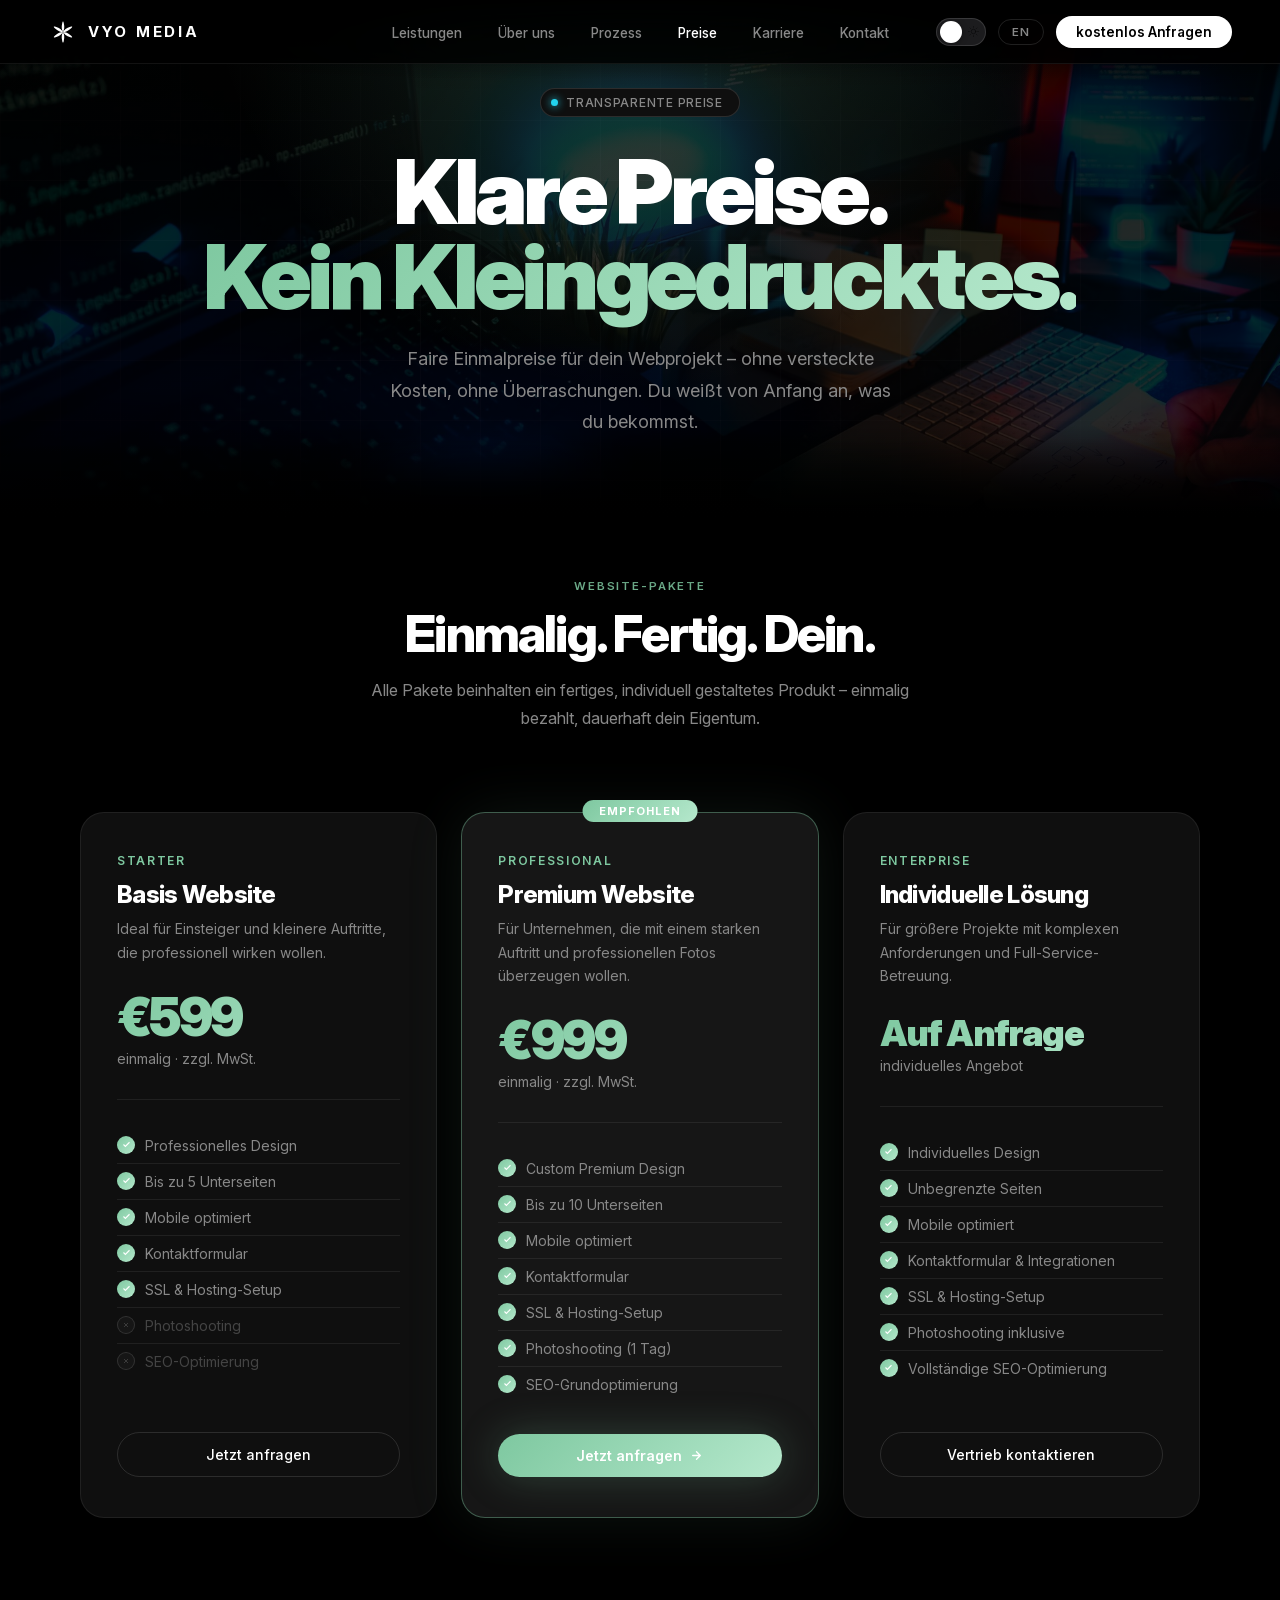
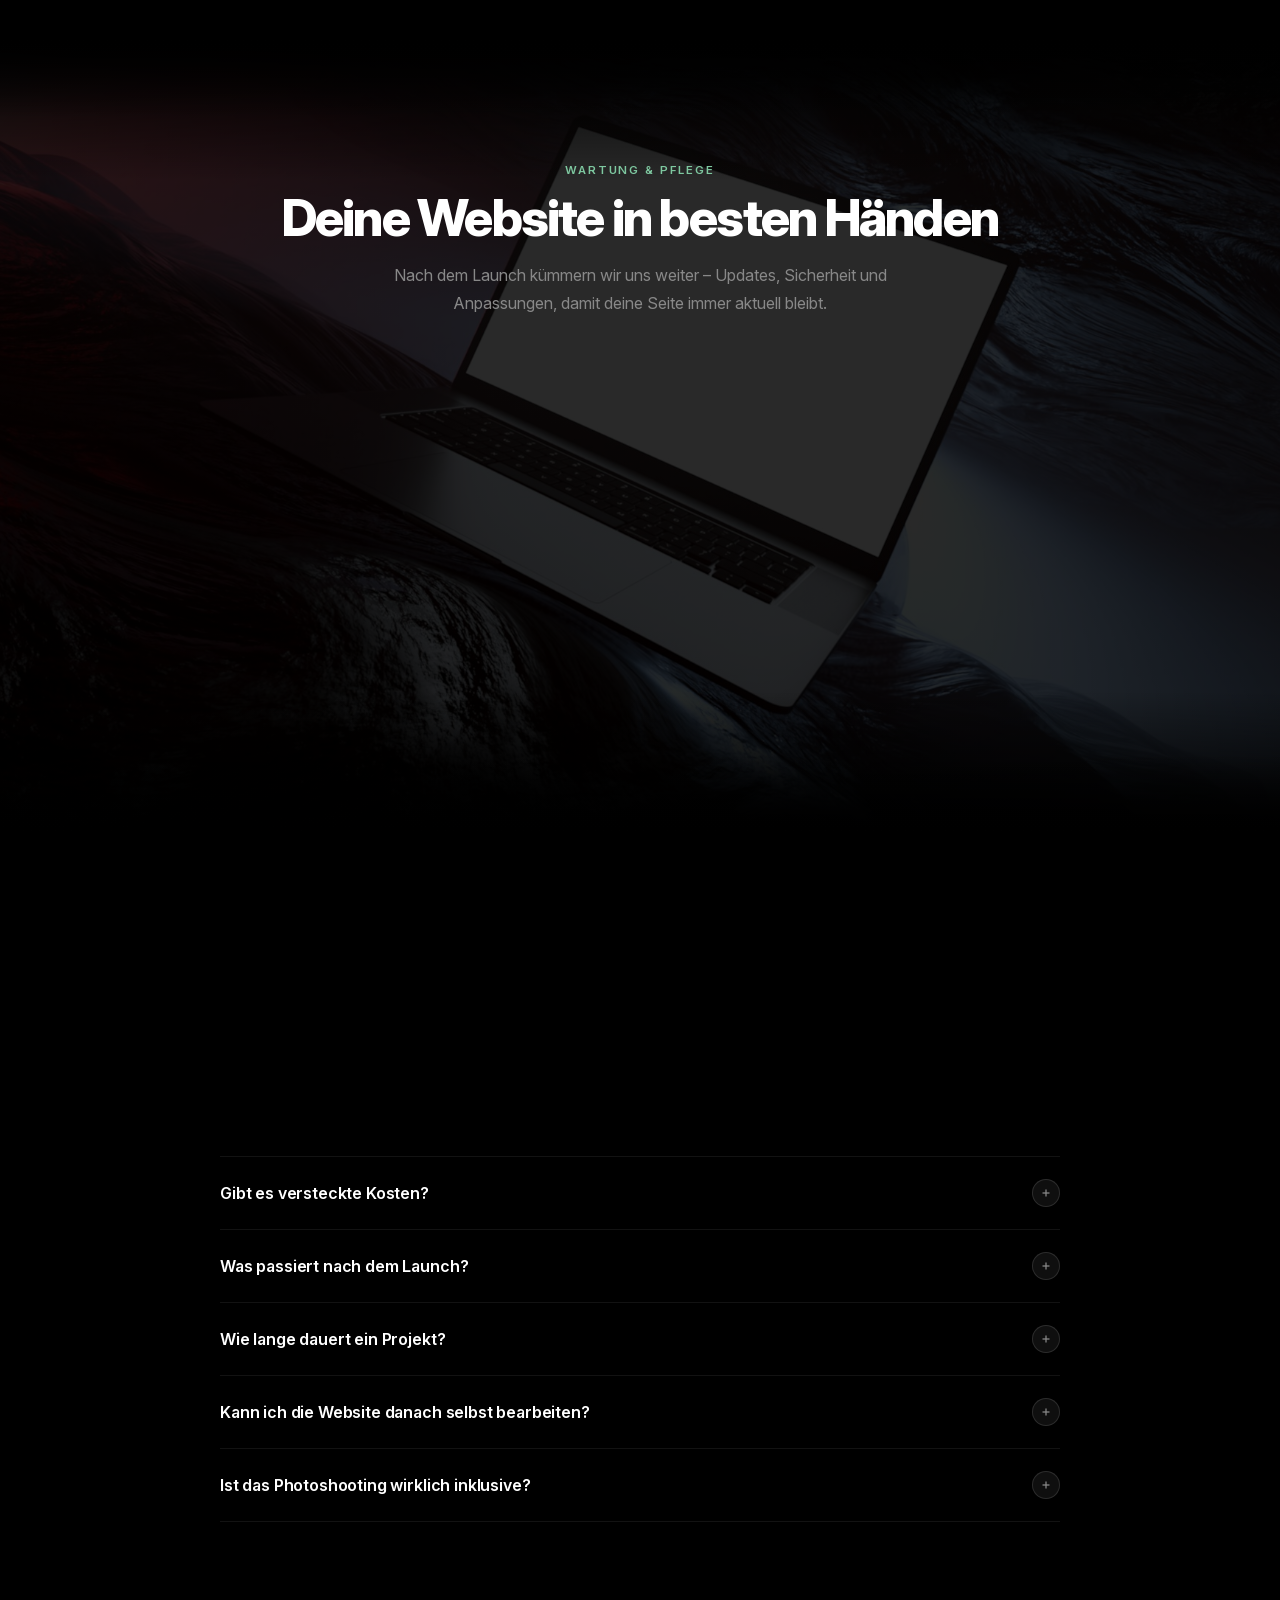
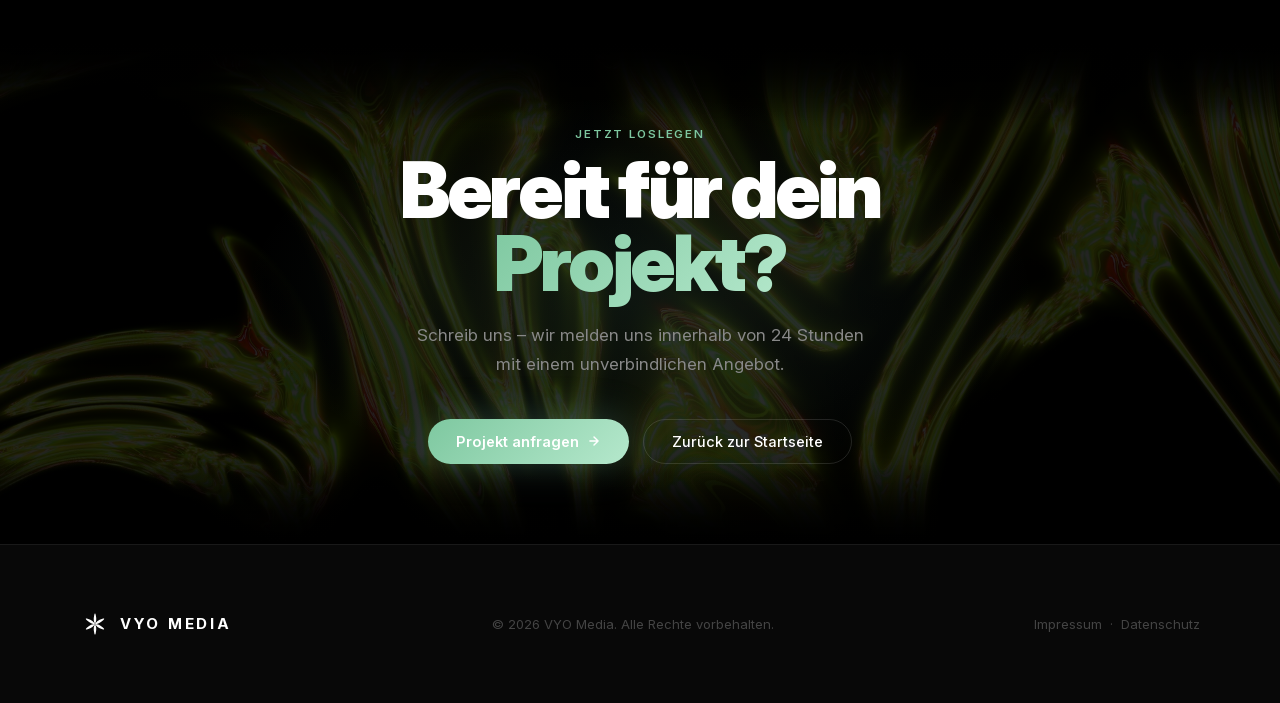
<file: preise.html>
<!DOCTYPE html>
<html lang="de">
<head>
  <meta charset="UTF-8">
  <meta name="viewport" content="width=device-width, initial-scale=1.0">
  <title>Webdesign Preise Hannover – Pakete ab €599 | VYO Media</title>
  <meta name="description" content="Transparente Webdesign-Preise in Hannover: Starter ab €599, Professional ab €999. Inkl. Wartungspakete. Kein Abo-Zwang. Jetzt Projekt anfragen.">
  <meta name="keywords" content="Webdesign Preise Hannover, Website erstellen Kosten Hannover, Webdesign Paket Hannover, günstige Webseite Hannover, Medienagentur Preise Hannover, Logo Design Kosten Hannover, Webseite Wartung Hannover, Content Creation Kosten">
  <link rel="canonical" href="https://vyomedia.de/preise.html">
  <meta property="og:type" content="website">
  <meta property="og:title" content="Webdesign Preise Hannover – Pakete ab €599 | VYO Media">
  <meta property="og:description" content="Transparente Webdesign-Preise in Hannover: Starter ab €599, Professional ab €999. Jetzt Angebot anfordern.">
  <meta property="og:url" content="https://vyomedia.de/preise.html">
  <meta property="og:site_name" content="VYO Media">
  <meta property="og:locale" content="de_DE">
  
  
  <link rel="stylesheet" href="fonts/inter.css">
  <script>if(localStorage.getItem('ace-theme')==='light')document.documentElement.setAttribute('data-theme','light');</script>
  <style>
    :root {
      --bg:        #000000;
      --bg2:       #080808;
      --surface:   #0f0f0f;
      --surface2:  #161616;
      --border:    rgba(255,255,255,0.07);
      --border2:   rgba(255,255,255,0.12);
      --text:      #ffffff;
      --text2:     #888888;
      --text3:     #444444;
      --accent:    #7ec8a0;
      --accent2:   #b5e8cc;
      --gradient:  linear-gradient(135deg, #7ec8a0 0%, #b5e8cc 100%);
      --glow:      rgba(126,200,160,0.15);
    }

    *, *::before, *::after { margin: 0; padding: 0; box-sizing: border-box; }
    html { scroll-behavior: smooth; }
    body {
      font-family: 'Inter', -apple-system, sans-serif;
      background: var(--bg);
      color: var(--text);
      overflow-x: hidden;
      min-width: 320px;
      -webkit-font-smoothing: antialiased;
    }

    /* ─── NAV ────────────────────────────────────────────────── */
    nav {
      position: fixed; top: 0; left: 0; right: 0; z-index: 1000;
      display: flex; align-items: center; justify-content: space-between;
      padding: 0 48px; height: 64px;
      background: rgba(0,0,0,0.75);
      backdrop-filter: blur(24px) saturate(180%);
      -webkit-backdrop-filter: blur(24px) saturate(180%);
      border-bottom: 1px solid var(--border);
      transition: background 0.3s;
    }
    .nav-logo {
      display: flex; align-items: center; gap: 10px;
      text-decoration: none; color: var(--text);
    }
    .nav-logo-icon { width: 30px; height: 30px; flex-shrink: 0; }
    .nav-logo-text { font-size: 15px; font-weight: 700; letter-spacing: 0.18em; text-transform: uppercase; }
    .nav-links { display: flex; gap: 36px; list-style: none; position: absolute; left: 50%; transform: translateX(-50%); }
    .nav-links a { color: var(--text2); text-decoration: none; font-size: 13.5px; font-weight: 500; transition: color 0.2s; }
    .nav-links a:hover, .nav-links a.active { color: var(--text); }
    .nav-cta {
      display: inline-flex; align-items: center; gap: 6px;
      background: var(--text); color: var(--bg);
      padding: 8px 20px; border-radius: 999px;
      font-size: 13.5px; font-weight: 600;
      text-decoration: none; transition: opacity 0.2s;
    }
    .nav-cta:hover { opacity: 0.85; }

    /* ─── HERO ───────────────────────────────────────────────── */
    .hero {
      min-height: 52vh; display: flex; flex-direction: column;
      align-items: center; justify-content: center;
      text-align: center; padding: 88px 48px 80px;
      position: relative; overflow: hidden;
      background-image: linear-gradient(rgba(0,0,0,1) 0%, transparent 18%, transparent 82%, rgba(0,0,0,1) 100%), linear-gradient(rgba(0,0,0,0.82), rgba(0,0,0,0.82)), url('images/neon-code.jpg');
      background-size: cover; background-position: center;
    }
    [data-theme="light"] .hero { background-image: none; }
    .hero-glow {
      position: absolute; top: -20%; left: 50%; transform: translateX(-50%);
      width: 900px; height: 500px; pointer-events: none;
      background: radial-gradient(ellipse at 50% 0%, rgba(126,200,160,0.18), transparent 70%);
    }
    .hero-grid-lines {
      position: absolute; inset: 0; pointer-events: none;
      background-image:
        linear-gradient(rgba(255,255,255,0.02) 1px, transparent 1px),
        linear-gradient(90deg, rgba(255,255,255,0.02) 1px, transparent 1px);
      background-size: 60px 60px;
      mask-image: radial-gradient(ellipse 80% 60% at 50% 50%, black 30%, transparent 100%);
    }
    .hero-badge {
      position: relative; z-index: 1;
      display: inline-flex; align-items: center; gap: 8px;
      background: var(--surface); border: 1px solid var(--border2);
      border-radius: 999px; padding: 6px 16px 6px 10px;
      font-size: 12px; font-weight: 500; color: var(--text2);
      letter-spacing: 0.06em; text-transform: uppercase; margin-bottom: 32px;
    }
    .badge-dot {
      width: 7px; height: 7px; border-radius: 50%; background: #22d3ee;
      box-shadow: 0 0 8px #22d3ee; animation: blink 2.5s ease-in-out infinite;
    }
    @keyframes blink { 0%,100% { opacity: 1; } 50% { opacity: 0.3; } }
    .hero h1 {
      position: relative; z-index: 1;
      font-size: clamp(44px, 7vw, 96px); font-weight: 900;
      line-height: 0.95; letter-spacing: -0.045em; margin-bottom: 24px;
    }
    .gradient-text {
      background: var(--gradient);
      -webkit-background-clip: text; -webkit-text-fill-color: transparent; background-clip: text;
    }
    .hero-sub {
      position: relative; z-index: 1;
      font-size: clamp(15px, 1.6vw, 18px); color: var(--text2);
      max-width: 520px; line-height: 1.75; margin-bottom: 0;
    }

    /* ─── SECTION COMMON ─────────────────────────────────────── */
    .section { padding: 120px 80px; }
    .section-dark { background: var(--bg2); }
    /* ─── SECTION TRANSITIONS ──────────────────────────── */
    section { position: relative; }
    section::before, section::after {
      content: ''; position: absolute;
      left: 0; right: 0; height: 80px;
      pointer-events: none; z-index: 2;
    }
    section::before { top: 0; background: linear-gradient(to bottom, var(--bg), transparent); }
    section::after  { bottom: 0; background: linear-gradient(to top, var(--bg), transparent); }

    .section-label {
      display: inline-block; font-size: 11.5px; font-weight: 600;
      letter-spacing: 0.16em; text-transform: uppercase; color: var(--accent); margin-bottom: 14px;
    }
    .section-title {
      font-size: clamp(32px, 4vw, 56px); font-weight: 800;
      letter-spacing: -0.035em; line-height: 1.05; margin-bottom: 16px;
    }
    .section-sub { font-size: 16px; color: var(--text2); max-width: 540px; line-height: 1.75; }

    /* ─── PRICING CARDS ──────────────────────────────────────── */
    .pricing-section { padding: 56px 80px 120px; }
    .pricing-grid {
      display: grid;
      grid-template-columns: repeat(3, 1fr);
      gap: 24px;
      max-width: 1280px;
      margin: 80px auto 0;
    }

    .price-card {
      background: var(--surface);
      border: 1px solid var(--border);
      border-radius: 24px;
      padding: 40px 36px;
      display: flex; flex-direction: column;
      transition: border-color 0.25s, transform 0.25s;
      position: relative;
    }
    .price-card:hover { border-color: var(--border2); transform: translateY(-4px); }

    .price-card.featured {
      background: var(--surface2);
      border-color: rgba(126,200,160,0.4);
      box-shadow: 0 0 60px rgba(126,200,160,0.1);
    }
    .price-card.featured:hover { border-color: rgba(126,200,160,0.7); }

    .featured-badge {
      position: absolute; top: -13px; left: 50%; transform: translateX(-50%);
      background: var(--gradient); color: #fff;
      font-size: 11px; font-weight: 700; letter-spacing: 0.1em; text-transform: uppercase;
      padding: 4px 16px; border-radius: 999px;
      white-space: nowrap;
    }

    .price-tier {
      font-size: 12px; font-weight: 600; letter-spacing: 0.14em;
      text-transform: uppercase; color: var(--accent); margin-bottom: 12px;
    }
    .price-name {
      font-size: 24px; font-weight: 800; letter-spacing: -0.03em; margin-bottom: 8px;
    }
    .price-desc {
      font-size: 14px; color: var(--text2); line-height: 1.65; margin-bottom: 28px;
      min-height: 44px;
    }

    .price-amount {
      margin-bottom: 32px;
    }
    .price-number {
      font-size: 52px; font-weight: 900; letter-spacing: -0.05em; line-height: 1;
      background: var(--gradient); -webkit-background-clip: text;
      -webkit-text-fill-color: transparent; background-clip: text;
    }
    .price-number.custom {
      font-size: 36px;
    }
    .price-suffix {
      font-size: 14px; color: var(--text2); margin-top: 6px;
    }

    .price-divider {
      height: 1px; background: var(--border); margin-bottom: 28px;
    }

    .price-features { list-style: none; flex: 1; margin-bottom: 32px; }
    .price-features li {
      display: flex; align-items: flex-start; gap: 10px;
      font-size: 14px; color: var(--text2); line-height: 1.5;
      padding: 7px 0; border-bottom: 1px solid var(--border);
    }
    .price-features li:last-child { border-bottom: none; }
    .feat-check {
      flex-shrink: 0; width: 18px; height: 18px; border-radius: 50%;
      background: var(--gradient); display: flex; align-items: center; justify-content: center;
      margin-top: 1px;
    }
    .feat-check svg { width: 9px; height: 9px; stroke: #fff; fill: none; stroke-width: 3; }
    .feat-cross {
      flex-shrink: 0; width: 18px; height: 18px; border-radius: 50%;
      background: var(--surface2); border: 1px solid var(--border2);
      display: flex; align-items: center; justify-content: center; margin-top: 1px;
    }
    .feat-cross svg { width: 8px; height: 8px; stroke: var(--text3); fill: none; stroke-width: 2.5; }

    .btn-primary {
      display: inline-flex; align-items: center; justify-content: center; gap: 8px;
      background: var(--gradient); color: #fff;
      padding: 13px 24px; border-radius: 999px;
      font-size: 14px; font-weight: 600;
      text-decoration: none; transition: opacity 0.2s, transform 0.2s;
      box-shadow: 0 0 40px rgba(126,200,160,0.25);
      width: 100%;
    }
    .btn-primary:hover { opacity: 0.85; transform: translateY(-2px); }
    .btn-ghost {
      display: inline-flex; align-items: center; justify-content: center; gap: 8px;
      background: transparent; color: var(--text);
      border: 1px solid var(--border2); padding: 13px 24px; border-radius: 999px;
      font-size: 14px; font-weight: 500;
      text-decoration: none; transition: border-color 0.2s, transform 0.2s;
      width: 100%;
    }
    .btn-ghost:hover { border-color: rgba(255,255,255,0.35); transform: translateY(-2px); }

    /* ─── MAINTENANCE PLANS ──────────────────────────────────── */
    .maint-grid {
      display: grid;
      grid-template-columns: repeat(3, 1fr);
      gap: 24px;
      max-width: 1280px;
      margin: 64px auto 0;
    }

    .maint-card {
      background: var(--surface);
      border: 1px solid var(--border);
      border-radius: 20px;
      padding: 36px 32px;
      transition: border-color 0.25s, transform 0.25s;
    }
    .maint-card:hover { border-color: var(--border2); transform: translateY(-3px); }

    .maint-plan-name {
      font-size: 13px; font-weight: 700; letter-spacing: 0.12em;
      text-transform: uppercase; color: var(--accent); margin-bottom: 8px;
    }
    .maint-title { font-size: 20px; font-weight: 800; letter-spacing: -0.02em; margin-bottom: 6px; }
    .maint-price {
      font-size: 36px; font-weight: 900; letter-spacing: -0.04em; line-height: 1;
      background: var(--gradient); -webkit-background-clip: text;
      -webkit-text-fill-color: transparent; background-clip: text;
      margin: 16px 0 4px;
    }
    .maint-period { font-size: 13px; color: var(--text2); margin-bottom: 24px; }
    .maint-features { list-style: none; }
    .maint-features li {
      display: flex; align-items: center; gap: 8px;
      font-size: 13.5px; color: var(--text2); padding: 6px 0;
      border-bottom: 1px solid var(--border);
    }
    .maint-features li:last-child { border-bottom: none; }
    .maint-dot {
      width: 6px; height: 6px; border-radius: 50%;
      background: var(--accent); flex-shrink: 0;
    }

    /* ─── FAQ ────────────────────────────────────────────────── */
    .faq-wrap {
      max-width: 840px; margin: 72px auto 0;
    }
    .faq-item {
      border-bottom: 1px solid var(--border);
    }
    .faq-item:first-child { border-top: 1px solid var(--border); }
    .faq-q {
      width: 100%; background: none; border: none; cursor: pointer;
      display: flex; align-items: center; justify-content: space-between;
      padding: 22px 0; text-align: left; gap: 16px;
      color: var(--text); font-family: inherit;
    }
    .faq-q span { font-size: 16px; font-weight: 600; letter-spacing: -0.01em; }
    .faq-icon {
      flex-shrink: 0; width: 28px; height: 28px; border-radius: 50%;
      border: 1px solid var(--border2); background: var(--surface);
      display: flex; align-items: center; justify-content: center;
      transition: background 0.2s, transform 0.3s;
    }
    .faq-icon svg { width: 12px; height: 12px; stroke: var(--text2); fill: none; stroke-width: 2.5; transition: transform 0.3s; }
    .faq-item.open .faq-icon { background: var(--gradient); border-color: transparent; }
    .faq-item.open .faq-icon svg { stroke: #fff; transform: rotate(45deg); }
    .faq-a {
      font-size: 15px; color: var(--text2); line-height: 1.75;
      max-height: 0; overflow: hidden;
      transition: max-height 0.4s ease, padding 0.3s;
      padding-bottom: 0;
    }
    .faq-item.open .faq-a { max-height: 300px; padding-bottom: 22px; }

    /* ─── SECTION BACKGROUNDS ──────────────────────────────── */
    #maintenance {
      background-image: linear-gradient(rgba(0,0,0,1) 0%, transparent 18%, transparent 82%, rgba(0,0,0,1) 100%), linear-gradient(rgba(0,0,0,0.84), rgba(0,0,0,0.84)), url('images/laptop-abstract.jpg');
      background-size: cover; background-position: center;
    }
    [data-theme="light"] #maintenance { background-image: none; }

    /* ─── CTA ────────────────────────────────────────────────── */
    .cta-section {
      text-align: center; padding: 80px 48px;
      position: relative; overflow: hidden;
      background-image: linear-gradient(rgba(0,0,0,1) 0%, transparent 18%, transparent 82%, rgba(0,0,0,1) 100%), linear-gradient(rgba(0,0,0,0.86), rgba(0,0,0,0.86)), url('images/neon-green.jpg');
      background-size: cover; background-position: center;
    }
    [data-theme="light"] .cta-section { background-image: none; }
    .cta-glow {
      position: absolute !important; top: 50%; left: 50%; transform: translate(-50%,-50%);
      width: 800px; height: 400px; pointer-events: none;
      background: radial-gradient(ellipse at center, rgba(126,200,160,0.1), transparent 70%);
    }
    .cta-section > * { position: relative; z-index: 1; }
    .cta-section h2 {
      font-size: clamp(38px, 6vw, 80px); font-weight: 900;
      letter-spacing: -0.045em; line-height: 0.95; margin-bottom: 20px;
    }
    .cta-section p {
      font-size: 17px; color: var(--text2); max-width: 460px;
      margin: 0 auto 40px; line-height: 1.7;
    }
    .cta-btns { display: flex; gap: 14px; justify-content: center; flex-wrap: wrap; }
    .cta-btn-primary {
      display: inline-flex; align-items: center; gap: 8px;
      background: var(--gradient); color: #fff;
      padding: 13px 28px; border-radius: 999px;
      font-size: 14.5px; font-weight: 600;
      text-decoration: none; transition: opacity 0.2s, transform 0.2s;
      box-shadow: 0 0 40px rgba(126,200,160,0.3);
    }
    .cta-btn-primary:hover { opacity: 0.85; transform: translateY(-2px); }
    .cta-btn-ghost {
      display: inline-flex; align-items: center; gap: 8px;
      background: transparent; color: var(--text);
      border: 1px solid var(--border2); padding: 13px 28px; border-radius: 999px;
      font-size: 14.5px; font-weight: 500;
      text-decoration: none; transition: border-color 0.2s, transform 0.2s;
    }
    .cta-btn-ghost:hover { border-color: rgba(255,255,255,0.35); transform: translateY(-2px); }

    /* ─── FOOTER ─────────────────────────────────────────────── */
    footer {
      border-top: 1px solid var(--border); background: var(--bg2);
      padding: 64px 80px; display: flex; justify-content: space-between; align-items: center;
      flex-wrap: wrap; gap: 16px;
    }
    footer p { font-size: 13px; color: var(--text3); }
    footer a { color: var(--text3); text-decoration: none; transition: color 0.2s; }
    footer a:hover { color: var(--text); }

    /* ─── REVEAL ─────────────────────────────────────────────── */
    .reveal {
      opacity: 0; transform: translateY(24px);
      transition: opacity 0.7s ease, transform 0.7s ease;
    }
    .reveal.in { opacity: 1; transform: none; }
    .reveal-delay-1 { transition-delay: 0.1s; }
    .reveal-delay-2 { transition-delay: 0.2s; }

    /* ─── LIGHT THEME ────────────────────────────────────── */
    [data-theme="light"] {
      --bg: #f0faf5; --bg2: #e3f5eb; --surface: #d4eddf; --surface2: #c5e6d3;
      --border: rgba(0,80,40,0.1); --border2: rgba(0,80,40,0.18);
      --text: #0a2118; --text2: #3a6b52; --text3: #7aab90;
      --glow: rgba(126,200,160,0.12);
    }
    [data-theme="light"] nav { background: rgba(240,250,245,0.88) !important; border-bottom-color: rgba(0,80,40,0.1); }
    [data-theme="light"] .nav-cta { background: #0a0a0a; color: #fff; }
    [data-theme="light"] .nav-logo-icon path,
    [data-theme="light"] .about-logo-big path,
    [data-theme="light"] footer .nav-logo-icon path { fill: #0a0a0a; }
    [data-theme="light"] .nav-logo-text { color: #0a0a0a; }
    [data-theme="light"] .nav-links a { color: #555; }
    [data-theme="light"] .portfolio-card::after { color: #fff; }
    [data-theme="light"] .hero-scroll { color: #aaa; }
    [data-theme="light"] .scroll-line { background: linear-gradient(to bottom, transparent, #aaa); }
    [data-theme="light"] .ticker-item { color: #888; }
    [data-theme="light"] footer p,
    [data-theme="light"] footer a { color: #999; }
    [data-theme="light"] footer a:hover { color: #0a0a0a; }
    [data-theme="light"] .hero-grid-lines {
      background-image: linear-gradient(rgba(0,0,0,0.04) 1px,transparent 1px),linear-gradient(90deg,rgba(0,0,0,0.04) 1px,transparent 1px);
    }
    [data-theme="light"] .btn-ghost, [data-theme="light"] .cta-btn-ghost { color: #0a0a0a; border-color: rgba(0,0,0,0.2); }
    [data-theme="light"] .btn-ghost:hover, [data-theme="light"] .cta-btn-ghost:hover { border-color: rgba(0,0,0,0.45); }
    [data-theme="light"] .faq-q { color: var(--text); }
    /* ─── TOGGLE SWITCH ───────────────────────────────────── */
    .theme-toggle { cursor: pointer; display: flex; align-items: center; }
    .theme-toggle input { display: none; }
    .toggle-track {
      width: 50px; height: 28px; background: #1c1c1e;
      border: 1.5px solid rgba(255,255,255,0.13); border-radius: 999px;
      position: relative; transition: background 0.35s, border-color 0.35s;
      display: flex; align-items: center;
    }
    .toggle-thumb {
      width: 22px; height: 22px; border-radius: 50%; background: #fff;
      position: absolute; left: 3px;
      transition: transform 0.35s cubic-bezier(.34,1.56,.64,1);
      box-shadow: 0 1px 6px rgba(0,0,0,0.4);
    }
    .theme-toggle input:checked ~ .toggle-track { background: #e5e5ea; border-color: rgba(0,0,0,0.1); }
    .theme-toggle input:checked ~ .toggle-track .toggle-thumb { transform: translateX(21px); background: #1c1c1e; }
    .toggle-icons {
      position: absolute; inset: 0; display: flex; align-items: center;
      justify-content: space-between; padding: 0 6px; pointer-events: none;
    }
    .t-moon { width: 11px; height: 11px; stroke: rgba(255,255,255,0.6); fill: none; stroke-width: 2; stroke-linecap: round; }
    .t-sun  { width: 11px; height: 11px; stroke: rgba(0,0,0,0.45);      fill: none; stroke-width: 2; stroke-linecap: round; }

    /* ─── MOBILE ─────────────────────────────────────────────── */
    @media (max-width: 900px) {
      nav { padding: 0 24px; }
      .nav-links { display: none; }
      .nav-hamburger { display: flex !important; }
      .nav-cta { display: none; }
      .hero, .section, .pricing-section, .cta-section { padding-left: 24px; padding-right: 24px; }
      .pricing-grid, .maint-grid { grid-template-columns: 1fr; gap: 16px; }
      footer { padding: 48px 32px; flex-direction: column; text-align: center; }
    }
  
    /* ─── LANG TOGGLE ────────────────────────────────── */
    .lang-toggle {
      background: transparent; border: 1px solid var(--border2);
      color: var(--text2); padding: 5px 13px; border-radius: 999px;
      font-size: 11.5px; font-weight: 600; letter-spacing: 0.1em;
      cursor: pointer; transition: color 0.2s, border-color 0.2s;
      font-family: inherit;
    }
    .lang-toggle:hover { color: var(--text); border-color: var(--text3); }

    /* ─── MOBILE MENU ─────────────────────────────────── */
    .nav-hamburger {
      display: none;
      flex-direction: column;
      justify-content: center;
      align-items: flex-end;
      gap: 5px;
      cursor: pointer;
      background: var(--surface);
      border: 1px solid var(--border2);
      padding: 9px 10px;
      border-radius: 10px;
      position: relative;
      transition: box-shadow 0.25s, border-color 0.25s, background 0.25s;
      overflow: hidden;
    }
    .nav-hamburger::after {
      content: "";
      position: absolute;
      inset: 0;
      background: var(--gradient);
      opacity: 0;
      transition: opacity 0.25s;
      border-radius: inherit;
      z-index: 0;
    }
    .nav-hamburger:hover {
      border-color: transparent;
      box-shadow: 0 0 18px rgba(126,200,160,0.45), 0 0 4px rgba(126,200,160,0.2);
    }
    .nav-hamburger:hover::after { opacity: 0.12; }
    .nav-hamburger span {
      display: block;
      height: 1.5px;
      background: linear-gradient(90deg, #7ec8a0, #b5e8cc);
      border-radius: 2px;
      transition: transform 0.32s cubic-bezier(.16,1,.3,1), opacity 0.25s, width 0.25s;
      transform-origin: center;
      position: relative;
      z-index: 1;
    }
    .nav-hamburger span:nth-child(1) { width: 14px; }
    .nav-hamburger span:nth-child(2) { width: 22px; }
    .nav-hamburger span:nth-child(3) { width: 18px; }
    .nav-hamburger:hover span { width: 22px; }
    .nav-hamburger.open span:nth-child(1) { width: 22px; transform: translateY(6.5px) rotate(45deg); }
    .nav-hamburger.open span:nth-child(2) { opacity: 0; transform: scaleX(0); }
    .nav-hamburger.open span:nth-child(3) { width: 22px; transform: translateY(-6.5px) rotate(-45deg); }
    .nav-hamburger.open { border-color: rgba(126,200,160,0.4); box-shadow: 0 0 20px rgba(126,200,160,0.3); }
    .nav-hamburger.open::after { opacity: 0.1; }
    .mobile-menu {
      position: fixed; top: 64px; left: 0; right: 0;
      background: rgba(8,8,8,0.97);
      backdrop-filter: blur(24px) saturate(180%);
      -webkit-backdrop-filter: blur(24px) saturate(180%);
      border-bottom: 1px solid var(--border);
      z-index: 998;
      display: none; flex-direction: column;
      animation: mobileMenuIn 0.22s ease both;
    }
    .mobile-menu.open { display: flex; }
    @keyframes mobileMenuIn {
      from { opacity: 0; transform: translateY(-6px); }
      to   { opacity: 1; transform: translateY(0); }
    }
    .mobile-menu a {
      padding: 15px 28px;
      font-size: 15px; font-weight: 500; letter-spacing: 0.01em;
      color: var(--text2); text-decoration: none;
      border-bottom: 1px solid var(--border);
      transition: color 0.15s, background 0.15s;
      display: flex; align-items: center; justify-content: space-between;
    }
    .mobile-menu a::after { content: '→'; font-size: 13px; opacity: 0.4; transition: opacity 0.15s, transform 0.15s; }
    .mobile-menu a:hover { color: var(--text); background: var(--surface); }
    .mobile-menu a:hover::after { opacity: 1; transform: translateX(3px); }
    .mobile-menu a:last-child { border-bottom: none; }
    .mobile-menu-cta {
      margin: 16px 24px 20px !important;
      padding: 13px 20px !important;
      background: var(--text) !important; color: var(--bg) !important;
      border-radius: 999px !important; text-align: center !important;
      font-weight: 600 !important; border-bottom: none !important;
      justify-content: center !important;
    }
    .mobile-menu-cta::after { display: none !important; }
    [data-theme="light"] .mobile-menu { background: rgba(240,250,245,0.97); }
    [data-theme="light"] .mobile-menu-cta { background: #0a0a0a !important; color: #fff !important; }
    
    @media (max-width: 540px) {
      body { overflow-x: hidden; }
      nav { padding: 0 16px; }
      .hero { padding-left: 20px; padding-right: 20px; padding-top: 96px; padding-bottom: 48px; }
      .section, .pricing-section, .cta-section { padding-left: 20px; padding-right: 20px; }
      .section-title { font-size: clamp(24px, 7vw, 34px); }
      .section-sub { font-size: 15px; }
      .price-number { font-size: 40px; }
      .price-card { padding: 28px 20px; }
      .price-card.featured { padding: 32px 20px; }
      .maint-card { padding: 24px 16px; }
      .maint-title { font-size: 16px; }
      .faq-q span { font-size: 14px; }
      .cta-btns { flex-direction: column; align-items: center; gap: 10px; }
      .cta-btn-primary, .cta-btn-ghost { width: 100%; max-width: 280px; text-align: center; padding: 14px 20px; justify-content: center; }
      footer { padding: 40px 24px 24px; flex-direction: column; text-align: center; }
    }

    @media (max-width: 390px) {
      .price-number { font-size: 34px; }
      .price-name { font-size: 20px; }
      .maint-price { font-size: 28px; }
    }

    @media (hover: none) {
      .price-card:hover, .maint-card:hover { transform: none; }
      .cta-btn-primary:hover, .cta-btn-ghost:hover { transform: none; }
    }
    </style>
</head>
<body>

<!-- ════════════════════ NAV ════════════════════ -->
<nav id="navbar">
  <a href="index.html" class="nav-logo">
    <svg class="nav-logo-icon" viewBox="0 0 100 100" xmlns="http://www.w3.org/2000/svg">
      <g fill="white">
        <path d="M50,50 C46,43 44,34 47.5,20 C48.5,13 51.5,13 52.5,20 C56,34 54,43 50,50Z" transform="rotate(0,50,50)"/>
        <path d="M50,50 C46,43 44,34 47.5,20 C48.5,13 51.5,13 52.5,20 C56,34 54,43 50,50Z" transform="rotate(60,50,50)"/>
        <path d="M50,50 C46,43 44,34 47.5,20 C48.5,13 51.5,13 52.5,20 C56,34 54,43 50,50Z" transform="rotate(120,50,50)"/>
        <path d="M50,50 C46,43 44,34 47.5,20 C48.5,13 51.5,13 52.5,20 C56,34 54,43 50,50Z" transform="rotate(180,50,50)"/>
        <path d="M50,50 C46,43 44,34 47.5,20 C48.5,13 51.5,13 52.5,20 C56,34 54,43 50,50Z" transform="rotate(240,50,50)"/>
        <path d="M50,50 C46,43 44,34 47.5,20 C48.5,13 51.5,13 52.5,20 C56,34 54,43 50,50Z" transform="rotate(300,50,50)"/>
      </g>
    </svg>
    <span class="nav-logo-text">VYO Media</span>
  </a>
  <ul class="nav-links">
    <li><a href="index.html#services" data-i18n="nav-services">Leistungen</a></li>
    <li><a href="ueber-uns.html" data-i18n="nav-about">Über uns</a></li>
    <li><a href="prozess.html" data-i18n="nav-process">Prozess</a></li>
    <li><a href="preise.html" class="active" data-i18n="nav-pricing">Preise</a></li>
    <li><a href="karriere.html" data-i18n="nav-careers">Karriere</a></li>
    <li><a href="index.html#contact" data-i18n="nav-contact">Kontakt</a></li>
  </ul>
  <div style="display:flex;align-items:center;gap:12px">
    <label class="theme-toggle" aria-label="Theme umschalten">
      <input type="checkbox" id="themeToggle">
      <span class="toggle-track">
        <span class="toggle-icons">
          <svg class="t-moon" viewBox="0 0 24 24"><path d="M21 12.79A9 9 0 1 1 11.21 3 7 7 0 0 0 21 12.79z"/></svg>
          <svg class="t-sun" viewBox="0 0 24 24"><circle cx="12" cy="12" r="5"/><line x1="12" y1="1" x2="12" y2="3"/><line x1="12" y1="21" x2="12" y2="23"/><line x1="4.22" y1="4.22" x2="5.64" y2="5.64"/><line x1="18.36" y1="18.36" x2="19.78" y2="19.78"/><line x1="1" y1="12" x2="3" y2="12"/><line x1="21" y1="12" x2="23" y2="12"/><line x1="4.22" y1="19.78" x2="5.64" y2="18.36"/><line x1="18.36" y1="5.64" x2="19.78" y2="4.22"/></svg>
        </span>
        <span class="toggle-thumb"></span>
      </span>
    </label>
    <button class="lang-toggle" id="langToggle">EN</button>
    <button class="nav-hamburger" id="navHamburger" aria-label="Menü öffnen"><span></span><span></span><span></span></button>
    <a href="anfragen.html" class="nav-cta" data-i18n="nav-cta">kostenlos Anfragen</a>
  </div>
</nav>
<div class="mobile-menu" id="mobileMenu">
  <a href="leistungen.html" data-i18n="nav-services">Leistungen</a>
  <a href="ueber-uns.html" data-i18n="nav-about">Über uns</a>
  <a href="prozess.html" data-i18n="nav-process">Prozess</a>
  <a href="preise.html" data-i18n="nav-pricing">Preise</a>
  <a href="karriere.html" data-i18n="nav-careers">Karriere</a>
  <a href="index.html#contact" data-i18n="nav-contact">Kontakt</a>
  <a href="anfragen.html" class="mobile-menu-cta" data-i18n="nav-cta">kostenlos Anfragen</a>
</div>

<!-- ════════════════════ HERO ════════════════════ -->
<section class="hero">
  <div class="hero-glow"></div>
  <div class="hero-grid-lines"></div>
  <div class="hero-badge">
    <span class="badge-dot"></span>
    <span data-i18n="hero-badge">Transparente Preise</span>
  </div>
  <h1>
    <span data-i18n="hero-h1-line1">Klare Preise.</span><br>
    <span class="gradient-text" data-i18n="hero-h1-line2">Kein Kleingedrucktes.</span>
  </h1>
  <p class="hero-sub" data-i18n="hero-sub">
    Faire Einmalpreise für dein Webprojekt – ohne versteckte Kosten,
    ohne Überraschungen. Du weißt von Anfang an, was du bekommst.
  </p>
</section>

<!-- ════════════════════ WEBSITE PAKETE ════════════════════ -->
<section class="pricing-section">
  <div style="max-width:1280px;margin:0 auto">
    <div class="reveal" style="text-align:center">
      <div class="section-label" data-i18n="pricing-label">Website-Pakete</div>
      <h2 class="section-title" data-i18n="pricing-title">Einmalig. Fertig. Dein.</h2>
      <p class="section-sub" style="margin:0 auto" data-i18n="pricing-sub">Alle Pakete beinhalten ein fertiges, individuell gestaltetes Produkt – einmalig bezahlt, dauerhaft dein Eigentum.</p>
    </div>

    <div class="pricing-grid">

      <!-- STARTER -->
      <div class="price-card reveal">
        <div class="price-tier" data-i18n="starter-tier">Starter</div>
        <div class="price-name" data-i18n="starter-name">Basis Website</div>
        <p class="price-desc" data-i18n="starter-desc">Ideal für Einsteiger und kleinere Auftritte, die professionell wirken wollen.</p>
        <div class="price-amount">
          <div class="price-number">€599</div>
          <div class="price-suffix" data-i18n="price-once">einmalig · zzgl. MwSt.</div>
        </div>
        <div class="price-divider"></div>
        <ul class="price-features">
          <li>
            <span class="feat-check"><svg viewBox="0 0 24 24"><polyline points="20 6 9 17 4 12"/></svg></span>
            <span data-i18n="feat-pro-design">Professionelles Design</span>
          </li>
          <li>
            <span class="feat-check"><svg viewBox="0 0 24 24"><polyline points="20 6 9 17 4 12"/></svg></span>
            <span data-i18n="feat-5-pages">Bis zu 5 Unterseiten</span>
          </li>
          <li>
            <span class="feat-check"><svg viewBox="0 0 24 24"><polyline points="20 6 9 17 4 12"/></svg></span>
            <span data-i18n="feat-mobile">Mobile optimiert</span>
          </li>
          <li>
            <span class="feat-check"><svg viewBox="0 0 24 24"><polyline points="20 6 9 17 4 12"/></svg></span>
            <span data-i18n="feat-contact-form">Kontaktformular</span>
          </li>
          <li>
            <span class="feat-check"><svg viewBox="0 0 24 24"><polyline points="20 6 9 17 4 12"/></svg></span>
            <span data-i18n="feat-ssl">SSL & Hosting-Setup</span>
          </li>
          <li>
            <span class="feat-cross"><svg viewBox="0 0 24 24"><line x1="18" y1="6" x2="6" y2="18"/><line x1="6" y1="6" x2="18" y2="18"/></svg></span>
            <span style="color:var(--text3)" data-i18n="feat-photoshoot">Photoshooting</span>
          </li>
          <li>
            <span class="feat-cross"><svg viewBox="0 0 24 24"><line x1="18" y1="6" x2="6" y2="18"/><line x1="6" y1="6" x2="18" y2="18"/></svg></span>
            <span style="color:var(--text3)" data-i18n="feat-seo">SEO-Optimierung</span>
          </li>
        </ul>
        <a href="anfragen.html" class="btn-ghost" data-i18n="btn-inquire">Jetzt anfragen</a>
      </div>

      <!-- PROFESSIONAL (FEATURED) -->
      <div class="price-card featured reveal reveal-delay-1">
        <div class="featured-badge" data-i18n="featured-badge">Empfohlen</div>
        <div class="price-tier" data-i18n="pro-tier">Professional</div>
        <div class="price-name" data-i18n="pro-name">Premium Website</div>
        <p class="price-desc" data-i18n="pro-desc">Für Unternehmen, die mit einem starken Auftritt und professionellen Fotos überzeugen wollen.</p>
        <div class="price-amount">
          <div class="price-number">€999</div>
          <div class="price-suffix" data-i18n="price-once">einmalig · zzgl. MwSt.</div>
        </div>
        <div class="price-divider"></div>
        <ul class="price-features">
          <li>
            <span class="feat-check"><svg viewBox="0 0 24 24"><polyline points="20 6 9 17 4 12"/></svg></span>
            <span data-i18n="feat-custom-design">Custom Premium Design</span>
          </li>
          <li>
            <span class="feat-check"><svg viewBox="0 0 24 24"><polyline points="20 6 9 17 4 12"/></svg></span>
            <span data-i18n="feat-10-pages">Bis zu 10 Unterseiten</span>
          </li>
          <li>
            <span class="feat-check"><svg viewBox="0 0 24 24"><polyline points="20 6 9 17 4 12"/></svg></span>
            <span data-i18n="feat-mobile">Mobile optimiert</span>
          </li>
          <li>
            <span class="feat-check"><svg viewBox="0 0 24 24"><polyline points="20 6 9 17 4 12"/></svg></span>
            <span data-i18n="feat-contact-form">Kontaktformular</span>
          </li>
          <li>
            <span class="feat-check"><svg viewBox="0 0 24 24"><polyline points="20 6 9 17 4 12"/></svg></span>
            <span data-i18n="feat-ssl">SSL & Hosting-Setup</span>
          </li>
          <li>
            <span class="feat-check"><svg viewBox="0 0 24 24"><polyline points="20 6 9 17 4 12"/></svg></span>
            <span data-i18n="feat-photoshoot-day">Photoshooting (1 Tag)</span>
          </li>
          <li>
            <span class="feat-check"><svg viewBox="0 0 24 24"><polyline points="20 6 9 17 4 12"/></svg></span>
            <span data-i18n="feat-seo-basic">SEO-Grundoptimierung</span>
          </li>
        </ul>
        <a href="anfragen.html" class="btn-primary">
          <span data-i18n="btn-inquire">Jetzt anfragen</span>
          <svg width="13" height="13" viewBox="0 0 24 24" fill="none" stroke="currentColor" stroke-width="2.5" stroke-linecap="round" stroke-linejoin="round"><path d="M5 12h14M12 5l7 7-7 7"/></svg>
        </a>
      </div>

      <!-- ENTERPRISE -->
      <div class="price-card reveal reveal-delay-2">
        <div class="price-tier" data-i18n="ent-tier">Enterprise</div>
        <div class="price-name" data-i18n="ent-name">Individuelle Lösung</div>
        <p class="price-desc" data-i18n="ent-desc">Für größere Projekte mit komplexen Anforderungen und Full-Service-Betreuung.</p>
        <div class="price-amount">
          <div class="price-number custom gradient-text" data-i18n="ent-price">Auf Anfrage</div>
          <div class="price-suffix" data-i18n="ent-suffix">individuelles Angebot</div>
        </div>
        <div class="price-divider"></div>
        <ul class="price-features">
          <li>
            <span class="feat-check"><svg viewBox="0 0 24 24"><polyline points="20 6 9 17 4 12"/></svg></span>
            <span data-i18n="feat-custom-design2">Individuelles Design</span>
          </li>
          <li>
            <span class="feat-check"><svg viewBox="0 0 24 24"><polyline points="20 6 9 17 4 12"/></svg></span>
            <span data-i18n="feat-unlimited-pages">Unbegrenzte Seiten</span>
          </li>
          <li>
            <span class="feat-check"><svg viewBox="0 0 24 24"><polyline points="20 6 9 17 4 12"/></svg></span>
            <span data-i18n="feat-mobile">Mobile optimiert</span>
          </li>
          <li>
            <span class="feat-check"><svg viewBox="0 0 24 24"><polyline points="20 6 9 17 4 12"/></svg></span>
            <span data-i18n="feat-contact-integrations">Kontaktformular & Integrationen</span>
          </li>
          <li>
            <span class="feat-check"><svg viewBox="0 0 24 24"><polyline points="20 6 9 17 4 12"/></svg></span>
            <span data-i18n="feat-ssl">SSL & Hosting-Setup</span>
          </li>
          <li>
            <span class="feat-check"><svg viewBox="0 0 24 24"><polyline points="20 6 9 17 4 12"/></svg></span>
            <span data-i18n="feat-photoshoot-incl">Photoshooting inklusive</span>
          </li>
          <li>
            <span class="feat-check"><svg viewBox="0 0 24 24"><polyline points="20 6 9 17 4 12"/></svg></span>
            <span data-i18n="feat-seo-full">Vollständige SEO-Optimierung</span>
          </li>
        </ul>
        <a href="anfragen.html" class="btn-ghost" data-i18n="btn-contact-sales">Vertrieb kontaktieren</a>
      </div>

    </div>
  </div>
</section>

<!-- ════════════════════ WARTUNG & PFLEGE ════════════════════ -->
<section class="section section-dark" id="maintenance">
  <div style="max-width:1280px;margin:0 auto">
    <div class="reveal" style="text-align:center">
      <div class="section-label" data-i18n="maint-label">Wartung & Pflege</div>
      <h2 class="section-title" data-i18n="maint-title">Deine Website in besten Händen</h2>
      <p class="section-sub" style="margin:0 auto" data-i18n="maint-sub">Nach dem Launch kümmern wir uns weiter – Updates, Sicherheit und Anpassungen, damit deine Seite immer aktuell bleibt.</p>
    </div>

    <div class="maint-grid">

      <div class="maint-card reveal">
        <div class="maint-plan-name">Plan S</div>
        <div class="maint-title" data-i18n="maint-s-title">Basis-Pflege</div>
        <div class="maint-price">€29</div>
        <div class="maint-period" data-i18n="price-per-month">pro Monat · zzgl. MwSt.</div>
        <ul class="maint-features">
          <li><span class="maint-dot"></span><span data-i18n="maint-s-f1">Monatliche Sicherheits-Updates</span></li>
          <li><span class="maint-dot"></span><span data-i18n="maint-s-f2">Backup-Service</span></li>
          <li><span class="maint-dot"></span><span data-i18n="maint-s-f3">Technischer Support (E-Mail)</span></li>
          <li><span class="maint-dot"></span><span data-i18n="maint-s-f4">Verfügbarkeits-Monitoring</span></li>
        </ul>
      </div>

      <div class="maint-card reveal reveal-delay-1" style="border-color:rgba(126,200,160,0.3)">
        <div class="maint-plan-name">Plan M</div>
        <div class="maint-title" data-i18n="maint-m-title">Komfort-Pflege</div>
        <div class="maint-price">€59</div>
        <div class="maint-period" data-i18n="price-per-month">pro Monat · zzgl. MwSt.</div>
        <ul class="maint-features">
          <li><span class="maint-dot"></span><span data-i18n="maint-m-f1">Alles aus Plan S</span></li>
          <li><span class="maint-dot"></span><span data-i18n="maint-m-f2">Bis zu 2h Inhaltsänderungen/Monat</span></li>
          <li><span class="maint-dot"></span><span data-i18n="maint-m-f3">Performance-Optimierung</span></li>
          <li><span class="maint-dot"></span><span data-i18n="maint-m-f4">Prioritäts-Support</span></li>
        </ul>
      </div>

      <div class="maint-card reveal reveal-delay-2">
        <div class="maint-plan-name">Plan L</div>
        <div class="maint-title" data-i18n="maint-l-title">Full-Service</div>
        <div class="maint-price">€99</div>
        <div class="maint-period" data-i18n="price-per-month">pro Monat · zzgl. MwSt.</div>
        <ul class="maint-features">
          <li><span class="maint-dot"></span><span data-i18n="maint-l-f1">Alles aus Plan M</span></li>
          <li><span class="maint-dot"></span><span data-i18n="maint-l-f2">Bis zu 5h Anpassungen/Monat</span></li>
          <li><span class="maint-dot"></span><span data-i18n="maint-l-f3">SEO-Monitoring & Reports</span></li>
          <li><span class="maint-dot"></span><span data-i18n="maint-l-f4">Direkter Ansprechpartner</span></li>
        </ul>
      </div>

    </div>
  </div>
</section>

<!-- ════════════════════ FAQ ════════════════════ -->
<section class="section">
  <div style="max-width:1280px;margin:0 auto">
    <div class="reveal" style="text-align:center">
      <div class="section-label" data-i18n="faq-label">FAQ</div>
      <h2 class="section-title" data-i18n="faq-title">Häufige Fragen</h2>
      <p class="section-sub" style="margin:0 auto" data-i18n="faq-sub">Alles Wichtige auf einen Blick – falls deine Frage fehlt, meld dich einfach.</p>
    </div>

    <div class="faq-wrap reveal">

      <div class="faq-item">
        <button class="faq-q">
          <span data-i18n="faq1-q">Gibt es versteckte Kosten?</span>
          <div class="faq-icon"><svg viewBox="0 0 24 24"><line x1="12" y1="5" x2="12" y2="19"/><line x1="5" y1="12" x2="19" y2="12"/></svg></div>
        </button>
        <div class="faq-a" data-i18n="faq1-a">Nein. Der vereinbarte Preis ist der Endpreis. Hosting und Domain können separat anfallen, werden aber vorab transparent kommuniziert – ohne Überraschungen.</div>
      </div>

      <div class="faq-item">
        <button class="faq-q">
          <span data-i18n="faq2-q">Was passiert nach dem Launch?</span>
          <div class="faq-icon"><svg viewBox="0 0 24 24"><line x1="12" y1="5" x2="12" y2="19"/><line x1="5" y1="12" x2="19" y2="12"/></svg></div>
        </button>
        <div class="faq-a" data-i18n="faq2-a">Nach dem Go-Live stehen wir dir mit unseren Wartungsplänen langfristig zur Seite. Ob Updates, Textänderungen oder neue Seiten – wir bleiben dein Ansprechpartner.</div>
      </div>

      <div class="faq-item">
        <button class="faq-q">
          <span data-i18n="faq3-q">Wie lange dauert ein Projekt?</span>
          <div class="faq-icon"><svg viewBox="0 0 24 24"><line x1="12" y1="5" x2="12" y2="19"/><line x1="5" y1="12" x2="19" y2="12"/></svg></div>
        </button>
        <div class="faq-a" data-i18n="faq3-a">Ein typisches Projekt dauert 3–4 Wochen vom Briefing bis zum Launch. Bei größeren Projekten oder mit Photoshooting kann es entsprechend länger dauern – das klären wir im Erstgespräch.</div>
      </div>

      <div class="faq-item">
        <button class="faq-q">
          <span data-i18n="faq4-q">Kann ich die Website danach selbst bearbeiten?</span>
          <div class="faq-icon"><svg viewBox="0 0 24 24"><line x1="12" y1="5" x2="12" y2="19"/><line x1="5" y1="12" x2="19" y2="12"/></svg></div>
        </button>
        <div class="faq-a" data-i18n="faq4-a">Ja, auf Wunsch bauen wir ein einfaches CMS (Content-Management-System) ein, mit dem du Texte und Bilder eigenständig pflegen kannst – ohne technische Vorkenntnisse.</div>
      </div>

      <div class="faq-item">
        <button class="faq-q">
          <span data-i18n="faq5-q">Ist das Photoshooting wirklich inklusive?</span>
          <div class="faq-icon"><svg viewBox="0 0 24 24"><line x1="12" y1="5" x2="12" y2="19"/><line x1="5" y1="12" x2="19" y2="12"/></svg></div>
        </button>
        <div class="faq-a" data-i18n="faq5-a">Im Premium-Paket ist ein Shooting-Tag (bis ca. 4 Stunden) inklusive. Im Enterprise-Paket wird der Umfang individuell vereinbart. Beim Starter-Paket kann ein Shooting optional dazu gebucht werden.</div>
      </div>

    </div>
  </div>
</section>

<!-- ════════════════════ CTA ════════════════════ -->
<section class="cta-section section-dark">
  <div class="cta-glow"></div>
  <div class="section-label" data-i18n="cta-label">Jetzt loslegen</div>
  <h2><span data-i18n="cta-title-line1">Bereit für dein</span><br><span class="gradient-text" data-i18n="cta-title-line2">Projekt?</span></h2>
  <p data-i18n="cta-desc">Schreib uns – wir melden uns innerhalb von 24 Stunden mit einem unverbindlichen Angebot.</p>
  <div class="cta-btns">
    <a href="anfragen.html" class="cta-btn-primary">
      <span data-i18n="cta-btn-primary">Projekt anfragen</span>
      <svg width="14" height="14" viewBox="0 0 24 24" fill="none" stroke="currentColor" stroke-width="2.5" stroke-linecap="round" stroke-linejoin="round"><path d="M5 12h14M12 5l7 7-7 7"/></svg>
    </a>
    <a href="index.html" class="cta-btn-ghost" data-i18n="cta-btn-ghost">Zurück zur Startseite</a>
  </div>
</section>

<!-- ════════════════════ FOOTER ════════════════════ -->
<footer>
  <a href="index.html" class="nav-logo">
    <svg class="nav-logo-icon" viewBox="0 0 100 100" xmlns="http://www.w3.org/2000/svg">
      <g fill="white">
        <path d="M50,50 C46,43 44,34 47.5,20 C48.5,13 51.5,13 52.5,20 C56,34 54,43 50,50Z" transform="rotate(0,50,50)"/>
        <path d="M50,50 C46,43 44,34 47.5,20 C48.5,13 51.5,13 52.5,20 C56,34 54,43 50,50Z" transform="rotate(60,50,50)"/>
        <path d="M50,50 C46,43 44,34 47.5,20 C48.5,13 51.5,13 52.5,20 C56,34 54,43 50,50Z" transform="rotate(120,50,50)"/>
        <path d="M50,50 C46,43 44,34 47.5,20 C48.5,13 51.5,13 52.5,20 C56,34 54,43 50,50Z" transform="rotate(180,50,50)"/>
        <path d="M50,50 C46,43 44,34 47.5,20 C48.5,13 51.5,13 52.5,20 C56,34 54,43 50,50Z" transform="rotate(240,50,50)"/>
        <path d="M50,50 C46,43 44,34 47.5,20 C48.5,13 51.5,13 52.5,20 C56,34 54,43 50,50Z" transform="rotate(300,50,50)"/>
      </g>
    </svg>
    <span class="nav-logo-text">VYO Media</span>
  </a>
  <p data-i18n="footer-copy">© 2026 VYO Media. Alle Rechte vorbehalten.</p>
  <p>
    <a href="impressum.html">Impressum</a> &nbsp;·&nbsp;
    <a href="datenschutz.html">Datenschutz</a>
  </p>
</footer>

<script>
  // Scroll reveal
  const obs = new IntersectionObserver(entries => {
    entries.forEach(e => { if (e.isIntersecting) e.target.classList.add('in'); });
  }, { threshold: 0.1 });
  document.querySelectorAll('.reveal').forEach(el => obs.observe(el));

  // Nav
  const navbar = document.getElementById('navbar');
  function updateNavBg() {
    const light = document.documentElement.getAttribute('data-theme') === 'light';
    navbar.style.background = window.scrollY > 60
      ? (light ? 'rgba(255,255,255,0.97)' : 'rgba(0,0,0,0.97)')
      : (light ? 'rgba(255,255,255,0.88)' : 'rgba(0,0,0,0.75)');
  }
  window.addEventListener('scroll', updateNavBg, { passive: true });

  // Theme toggle
  const themeToggle = document.getElementById('themeToggle');
  function applyTheme(t) {
    if (t === 'light') { document.documentElement.setAttribute('data-theme','light'); themeToggle.checked = true; }
    else { document.documentElement.removeAttribute('data-theme'); themeToggle.checked = false; }
    updateNavBg();
  }
  applyTheme(localStorage.getItem('ace-theme') || 'dark');
  themeToggle.addEventListener('change', () => {
    const t = themeToggle.checked ? 'light' : 'dark';
    localStorage.setItem('ace-theme', t);
    applyTheme(t);
  });

  // FAQ accordion
  document.querySelectorAll('.faq-q').forEach(btn => {
    btn.addEventListener('click', () => {
      const item = btn.closest('.faq-item');
      const isOpen = item.classList.contains('open');
      document.querySelectorAll('.faq-item').forEach(i => i.classList.remove('open'));
      if (!isOpen) item.classList.add('open');
    });
  });

  // Mobile hamburger menu
  (function() {
    var hamburger = document.getElementById("navHamburger");
    var mobileMenu = document.getElementById("mobileMenu");
    if (!hamburger || !mobileMenu) return;
    hamburger.addEventListener("click", function(e) {
      e.stopPropagation();
      hamburger.classList.toggle("open");
      mobileMenu.classList.toggle("open");
    });
    document.addEventListener("click", function(e) {
      if (!hamburger.contains(e.target) && !mobileMenu.contains(e.target)) {
        hamburger.classList.remove("open");
        mobileMenu.classList.remove("open");
      }
    });
    mobileMenu.querySelectorAll("a").forEach(function(a) {
      a.addEventListener("click", function() {
        hamburger.classList.remove("open");
        mobileMenu.classList.remove("open");
      });
    });
  })();
  // Language toggle
  const translations = {
    de: {
      'nav-services': 'Leistungen',
      'nav-about': 'Über uns',
      'nav-process': 'Prozess',
      'nav-pricing': 'Preise',
      'nav-careers': 'Karriere',
      'nav-contact': 'Kontakt',
      'nav-cta': 'Projekt starten',
      'hero-badge': 'Transparente Preise',
      'hero-h1-line1': 'Klare Preise.',
      'hero-h1-line2': 'Kein Kleingedrucktes.',
      'hero-sub': 'Faire Einmalpreise für dein Webprojekt – ohne versteckte Kosten, ohne Überraschungen. Du weißt von Anfang an, was du bekommst.',
      'pricing-label': 'Website-Pakete',
      'pricing-title': 'Einmalig. Fertig. Dein.',
      'pricing-sub': 'Alle Pakete beinhalten ein fertiges, individuell gestaltetes Produkt – einmalig bezahlt, dauerhaft dein Eigentum.',
      'starter-tier': 'Starter',
      'starter-name': 'Basis Website',
      'starter-desc': 'Ideal für Einsteiger und kleinere Auftritte, die professionell wirken wollen.',
      'price-once': 'einmalig · zzgl. MwSt.',
      'feat-pro-design': 'Professionelles Design',
      'feat-5-pages': 'Bis zu 5 Unterseiten',
      'feat-mobile': 'Mobile optimiert',
      'feat-contact-form': 'Kontaktformular',
      'feat-ssl': 'SSL & Hosting-Setup',
      'feat-photoshoot': 'Photoshooting',
      'feat-seo': 'SEO-Optimierung',
      'btn-inquire': 'Jetzt anfragen',
      'featured-badge': 'Empfohlen',
      'pro-tier': 'Professional',
      'pro-name': 'Premium Website',
      'pro-desc': 'Für Unternehmen, die mit einem starken Auftritt und professionellen Fotos überzeugen wollen.',
      'feat-custom-design': 'Custom Premium Design',
      'feat-10-pages': 'Bis zu 10 Unterseiten',
      'feat-photoshoot-day': 'Photoshooting (1 Tag)',
      'feat-seo-basic': 'SEO-Grundoptimierung',
      'ent-tier': 'Enterprise',
      'ent-name': 'Individuelle Lösung',
      'ent-desc': 'Für größere Projekte mit komplexen Anforderungen und Full-Service-Betreuung.',
      'ent-price': 'Auf Anfrage',
      'ent-suffix': 'individuelles Angebot',
      'feat-custom-design2': 'Individuelles Design',
      'feat-unlimited-pages': 'Unbegrenzte Seiten',
      'feat-contact-integrations': 'Kontaktformular & Integrationen',
      'feat-photoshoot-incl': 'Photoshooting inklusive',
      'feat-seo-full': 'Vollständige SEO-Optimierung',
      'btn-contact-sales': 'Vertrieb kontaktieren',
      'maint-label': 'Wartung & Pflege',
      'maint-title': 'Deine Website in besten Händen',
      'maint-sub': 'Nach dem Launch kümmern wir uns weiter – Updates, Sicherheit und Anpassungen, damit deine Seite immer aktuell bleibt.',
      'maint-s-title': 'Basis-Pflege',
      'price-per-month': 'pro Monat · zzgl. MwSt.',
      'maint-s-f1': 'Monatliche Sicherheits-Updates',
      'maint-s-f2': 'Backup-Service',
      'maint-s-f3': 'Technischer Support (E-Mail)',
      'maint-s-f4': 'Verfügbarkeits-Monitoring',
      'maint-m-title': 'Komfort-Pflege',
      'maint-m-f1': 'Alles aus Plan S',
      'maint-m-f2': 'Bis zu 2h Inhaltsänderungen/Monat',
      'maint-m-f3': 'Performance-Optimierung',
      'maint-m-f4': 'Prioritäts-Support',
      'maint-l-title': 'Full-Service',
      'maint-l-f1': 'Alles aus Plan M',
      'maint-l-f2': 'Bis zu 5h Anpassungen/Monat',
      'maint-l-f3': 'SEO-Monitoring & Reports',
      'maint-l-f4': 'Direkter Ansprechpartner',
      'faq-label': 'FAQ',
      'faq-title': 'Häufige Fragen',
      'faq-sub': 'Alles Wichtige auf einen Blick – falls deine Frage fehlt, meld dich einfach.',
      'faq1-q': 'Gibt es versteckte Kosten?',
      'faq1-a': 'Nein. Der vereinbarte Preis ist der Endpreis. Hosting und Domain können separat anfallen, werden aber vorab transparent kommuniziert – ohne Überraschungen.',
      'faq2-q': 'Was passiert nach dem Launch?',
      'faq2-a': 'Nach dem Go-Live stehen wir dir mit unseren Wartungsplänen langfristig zur Seite. Ob Updates, Textänderungen oder neue Seiten – wir bleiben dein Ansprechpartner.',
      'faq3-q': 'Wie lange dauert ein Projekt?',
      'faq3-a': 'Ein typisches Projekt dauert 3–4 Wochen vom Briefing bis zum Launch. Bei größeren Projekten oder mit Photoshooting kann es entsprechend länger dauern – das klären wir im Erstgespräch.',
      'faq4-q': 'Kann ich die Website danach selbst bearbeiten?',
      'faq4-a': 'Ja, auf Wunsch bauen wir ein einfaches CMS (Content-Management-System) ein, mit dem du Texte und Bilder eigenständig pflegen kannst – ohne technische Vorkenntnisse.',
      'faq5-q': 'Ist das Photoshooting wirklich inklusive?',
      'faq5-a': 'Im Premium-Paket ist ein Shooting-Tag (bis ca. 4 Stunden) inklusive. Im Enterprise-Paket wird der Umfang individuell vereinbart. Beim Starter-Paket kann ein Shooting optional dazu gebucht werden.',
      'cta-label': 'Jetzt loslegen',
      'cta-title-line1': 'Bereit für dein',
      'cta-title-line2': 'Projekt?',
      'cta-desc': 'Schreib uns – wir melden uns innerhalb von 24 Stunden mit einem unverbindlichen Angebot.',
      'cta-btn-primary': 'Projekt anfragen',
      'cta-btn-ghost': 'Zurück zur Startseite',
      'footer-copy': '© 2026 VYO Media. Alle Rechte vorbehalten.',
    },
    en: {
      'nav-services': 'Services',
      'nav-about': 'About',
      'nav-process': 'Process',
      'nav-pricing': 'Pricing',
      'nav-careers': 'Careers',
      'nav-contact': 'Contact',
      'nav-cta': 'Start Project',
      'hero-badge': 'Transparent Pricing',
      'hero-h1-line1': 'Clear Prices.',
      'hero-h1-line2': 'No Fine Print.',
      'hero-sub': 'Fair one-time prices for your web project – no hidden costs, no surprises. You know from the start exactly what you get.',
      'pricing-label': 'Website Packages',
      'pricing-title': 'Once. Done. Yours.',
      'pricing-sub': 'All packages include a finished, individually designed product – paid once, permanently yours.',
      'starter-tier': 'Starter',
      'starter-name': 'Basic Website',
      'starter-desc': 'Ideal for newcomers and smaller businesses that want a professional presence.',
      'price-once': 'one-time · excl. VAT',
      'feat-pro-design': 'Professional Design',
      'feat-5-pages': 'Up to 5 subpages',
      'feat-mobile': 'Mobile optimised',
      'feat-contact-form': 'Contact form',
      'feat-ssl': 'SSL & Hosting Setup',
      'feat-photoshoot': 'Photo Shoot',
      'feat-seo': 'SEO Optimisation',
      'btn-inquire': 'Enquire now',
      'featured-badge': 'Recommended',
      'pro-tier': 'Professional',
      'pro-name': 'Premium Website',
      'pro-desc': 'For businesses that want to impress with a strong presence and professional photos.',
      'feat-custom-design': 'Custom Premium Design',
      'feat-10-pages': 'Up to 10 subpages',
      'feat-photoshoot-day': 'Photo Shoot (1 day)',
      'feat-seo-basic': 'Basic SEO Optimisation',
      'ent-tier': 'Enterprise',
      'ent-name': 'Custom Solution',
      'ent-desc': 'For larger projects with complex requirements and full-service support.',
      'ent-price': 'On Request',
      'ent-suffix': 'individual quote',
      'feat-custom-design2': 'Custom Design',
      'feat-unlimited-pages': 'Unlimited Pages',
      'feat-contact-integrations': 'Contact Form & Integrations',
      'feat-photoshoot-incl': 'Photo Shoot included',
      'feat-seo-full': 'Full SEO Optimisation',
      'btn-contact-sales': 'Contact Sales',
      'maint-label': 'Maintenance & Care',
      'maint-title': 'Your Website in the Best Hands',
      'maint-sub': 'After launch we continue to look after you – updates, security and adjustments so your site always stays current.',
      'maint-s-title': 'Basic Care',
      'price-per-month': 'per month · excl. VAT',
      'maint-s-f1': 'Monthly Security Updates',
      'maint-s-f2': 'Backup Service',
      'maint-s-f3': 'Technical Support (Email)',
      'maint-s-f4': 'Uptime Monitoring',
      'maint-m-title': 'Comfort Care',
      'maint-m-f1': 'Everything in Plan S',
      'maint-m-f2': 'Up to 2h content changes/month',
      'maint-m-f3': 'Performance Optimisation',
      'maint-m-f4': 'Priority Support',
      'maint-l-title': 'Full Service',
      'maint-l-f1': 'Everything in Plan M',
      'maint-l-f2': 'Up to 5h adjustments/month',
      'maint-l-f3': 'SEO Monitoring & Reports',
      'maint-l-f4': 'Dedicated Contact Person',
      'faq-label': 'FAQ',
      'faq-title': 'Frequently Asked Questions',
      'faq-sub': 'Everything you need to know at a glance – if your question is missing, just get in touch.',
      'faq1-q': 'Are there hidden costs?',
      'faq1-a': 'No. The agreed price is the final price. Hosting and domain may come separately, but are communicated transparently upfront – no surprises.',
      'faq2-q': 'What happens after launch?',
      'faq2-a': "After go-live we are here for you long-term with our maintenance plans. Whether updates, text changes or new pages – we remain your point of contact.",
      'faq3-q': 'How long does a project take?',
      'faq3-a': 'A typical project takes 3–4 weeks from briefing to launch. For larger projects or those including a photo shoot it may take correspondingly longer – we will clarify this in the initial meeting.',
      'faq4-q': 'Can I edit the website myself afterwards?',
      'faq4-a': 'Yes, if you wish we can integrate a simple CMS (Content Management System) that lets you manage texts and images independently – no technical knowledge required.',
      'faq5-q': 'Is the photo shoot really included?',
      'faq5-a': 'The Premium package includes one shooting day (up to approx. 4 hours). For the Enterprise package the scope is agreed individually. With the Starter package a shoot can be booked as an optional add-on.',
      'cta-label': 'Get Started',
      'cta-title-line1': 'Ready for your',
      'cta-title-line2': 'Project?',
      'cta-desc': 'Write to us – we will get back to you within 24 hours with a no-obligation quote.',
      'cta-btn-primary': 'Request Project',
      'cta-btn-ghost': 'Back to Homepage',
      'footer-copy': '© 2026 VYO Media. All rights reserved.',
    }
  };
  let currentLang = localStorage.getItem('ace-lang') || 'de';
  const langToggleBtn = document.getElementById('langToggle');
  function applyLang(lang) {
    document.querySelectorAll('[data-i18n]').forEach(el => {
      const key = el.getAttribute('data-i18n');
      if (translations[lang][key] !== undefined) el.textContent = translations[lang][key];
    });
    document.documentElement.lang = lang === 'en' ? 'en' : 'de';
    langToggleBtn.textContent = lang === 'de' ? 'EN' : 'DE';
    localStorage.setItem('ace-lang', lang);
  }
  langToggleBtn.addEventListener('click', () => {
    currentLang = currentLang === 'de' ? 'en' : 'de';
    applyLang(currentLang);
  });
  if (currentLang === 'en') applyLang('en');
</script>
</body>
</html>
</file>
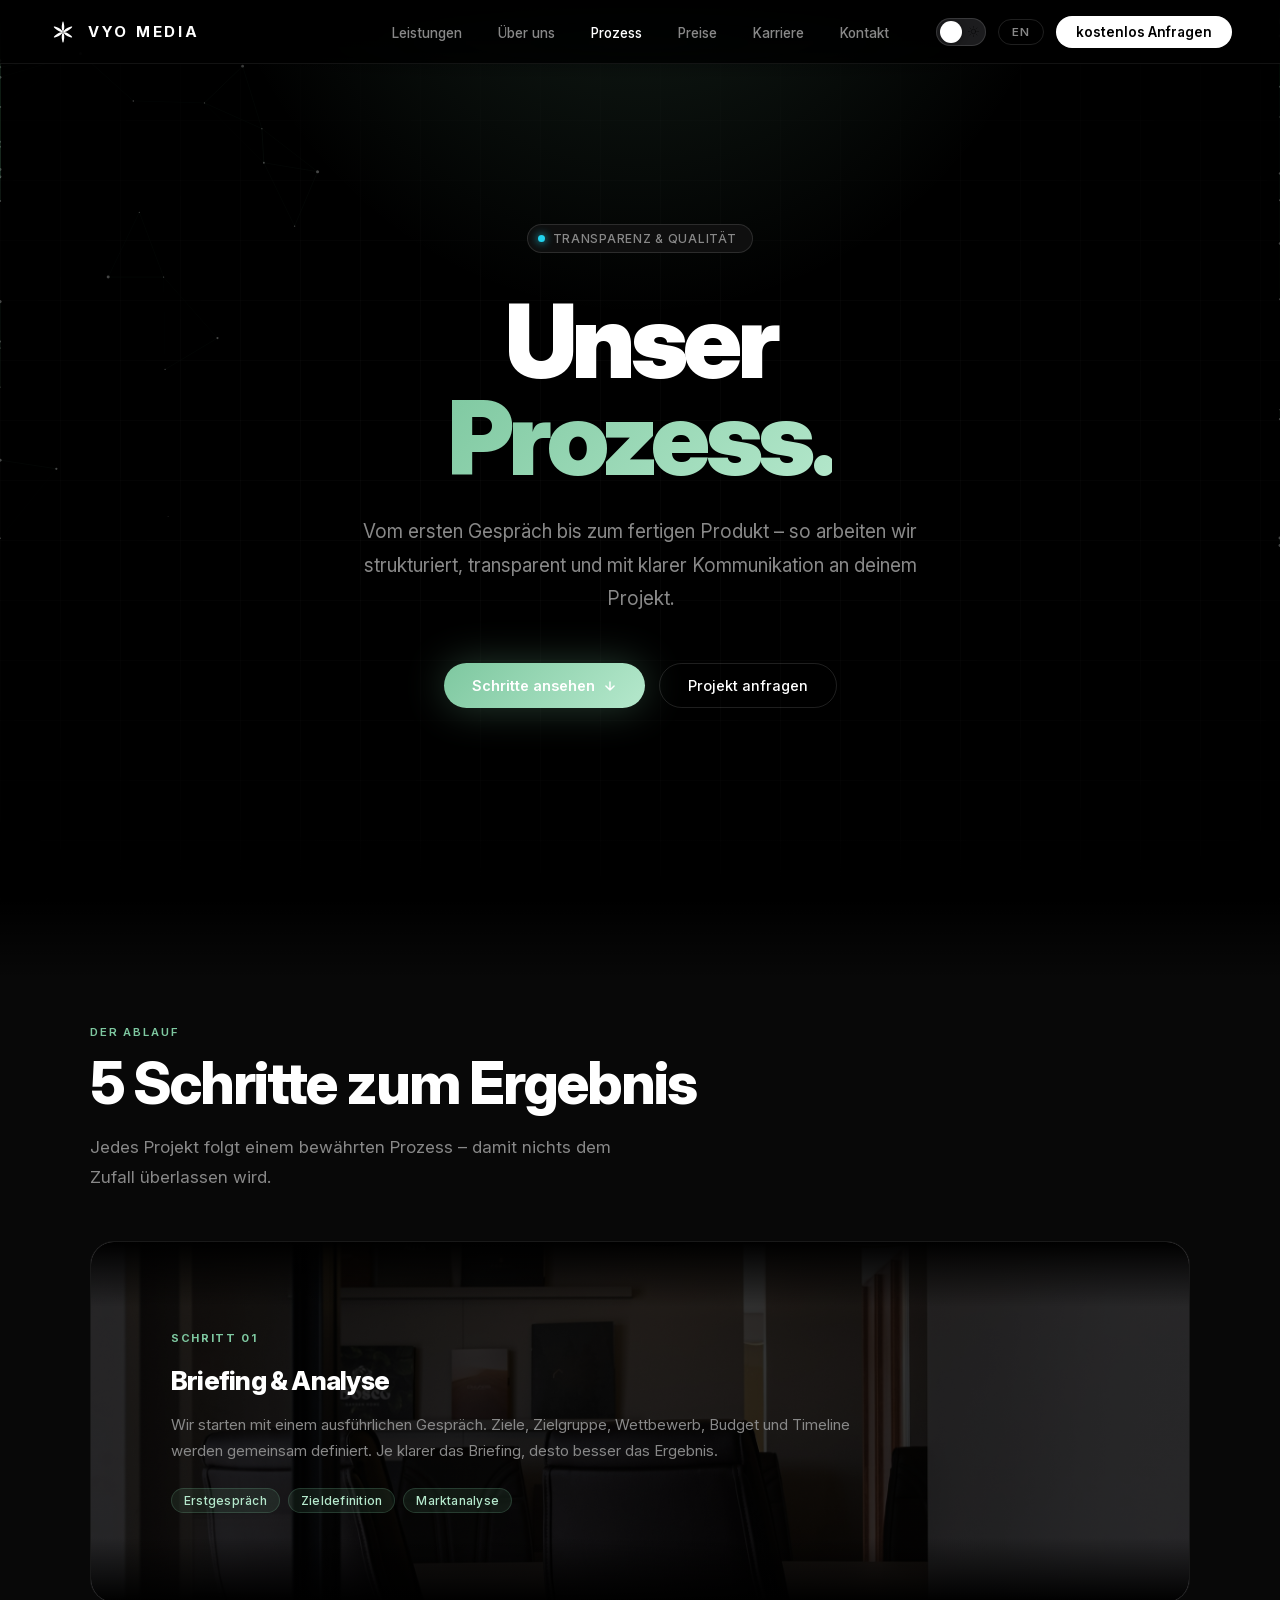
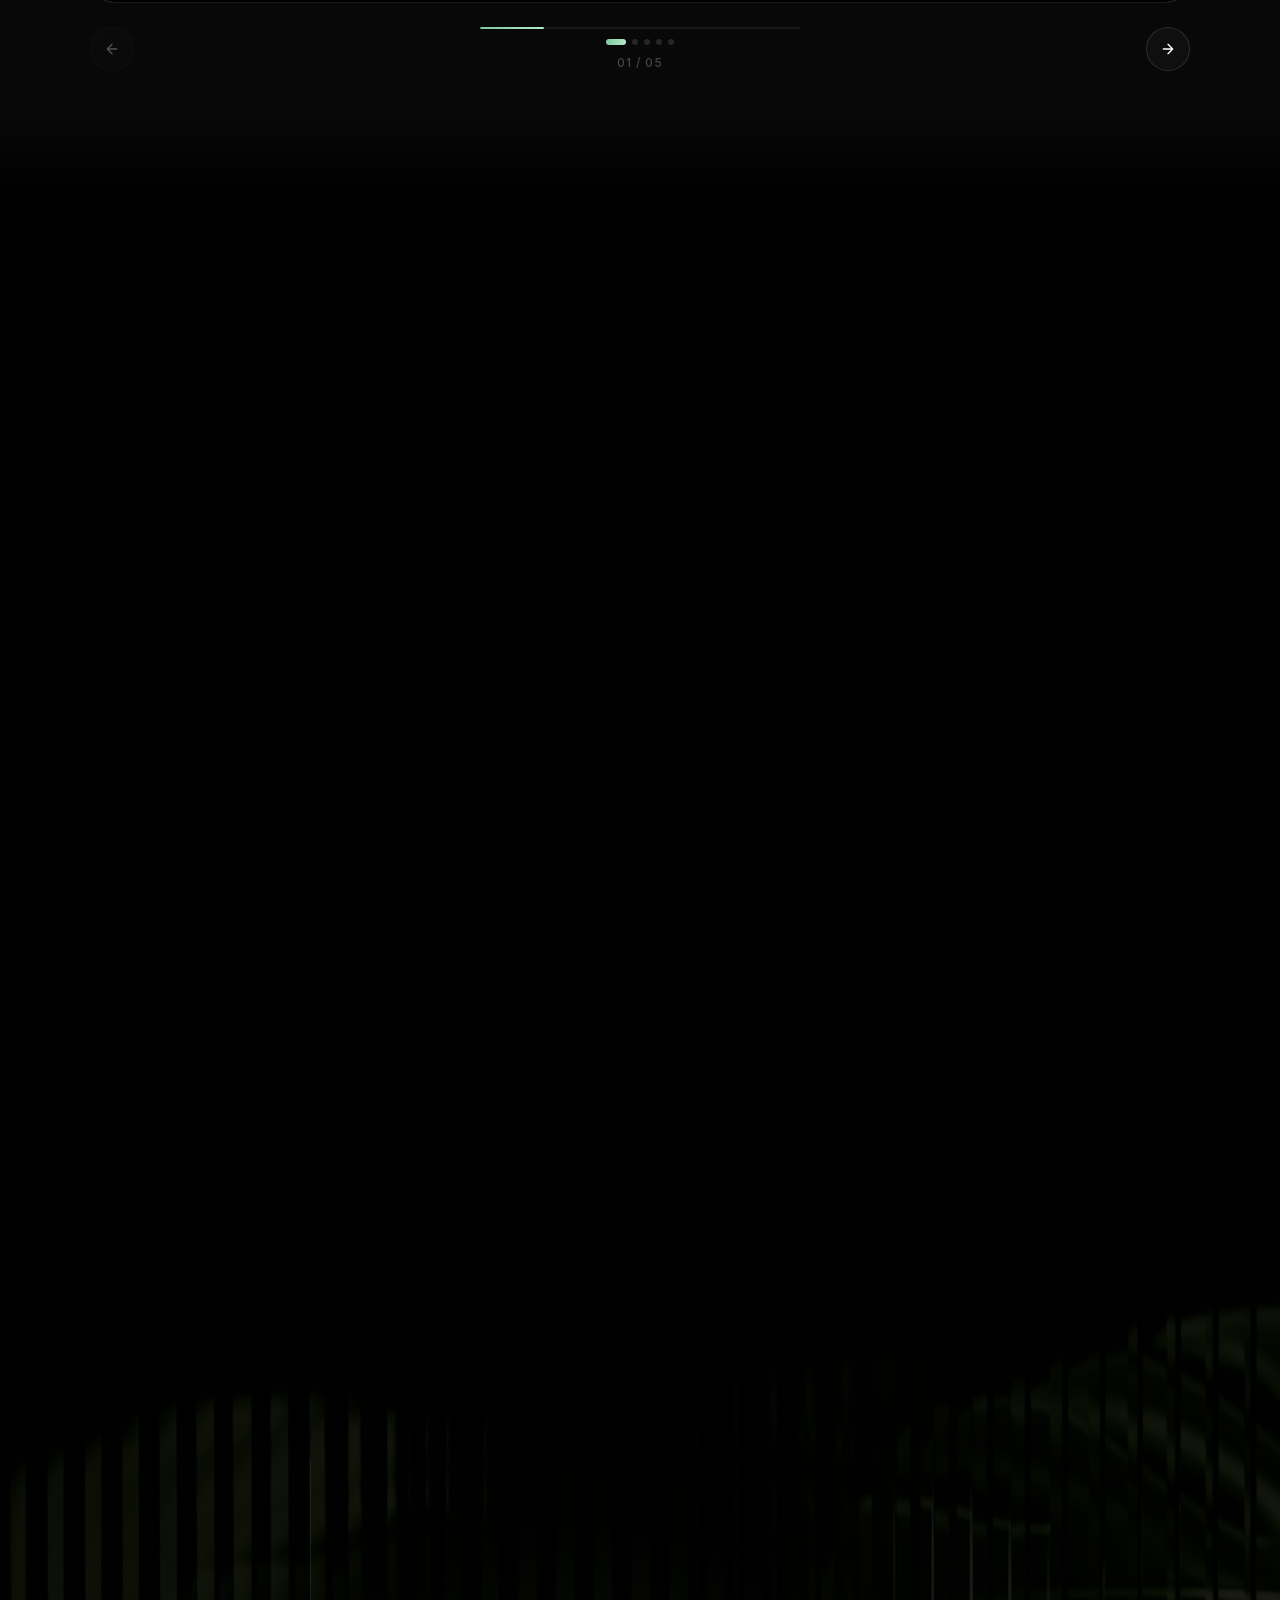
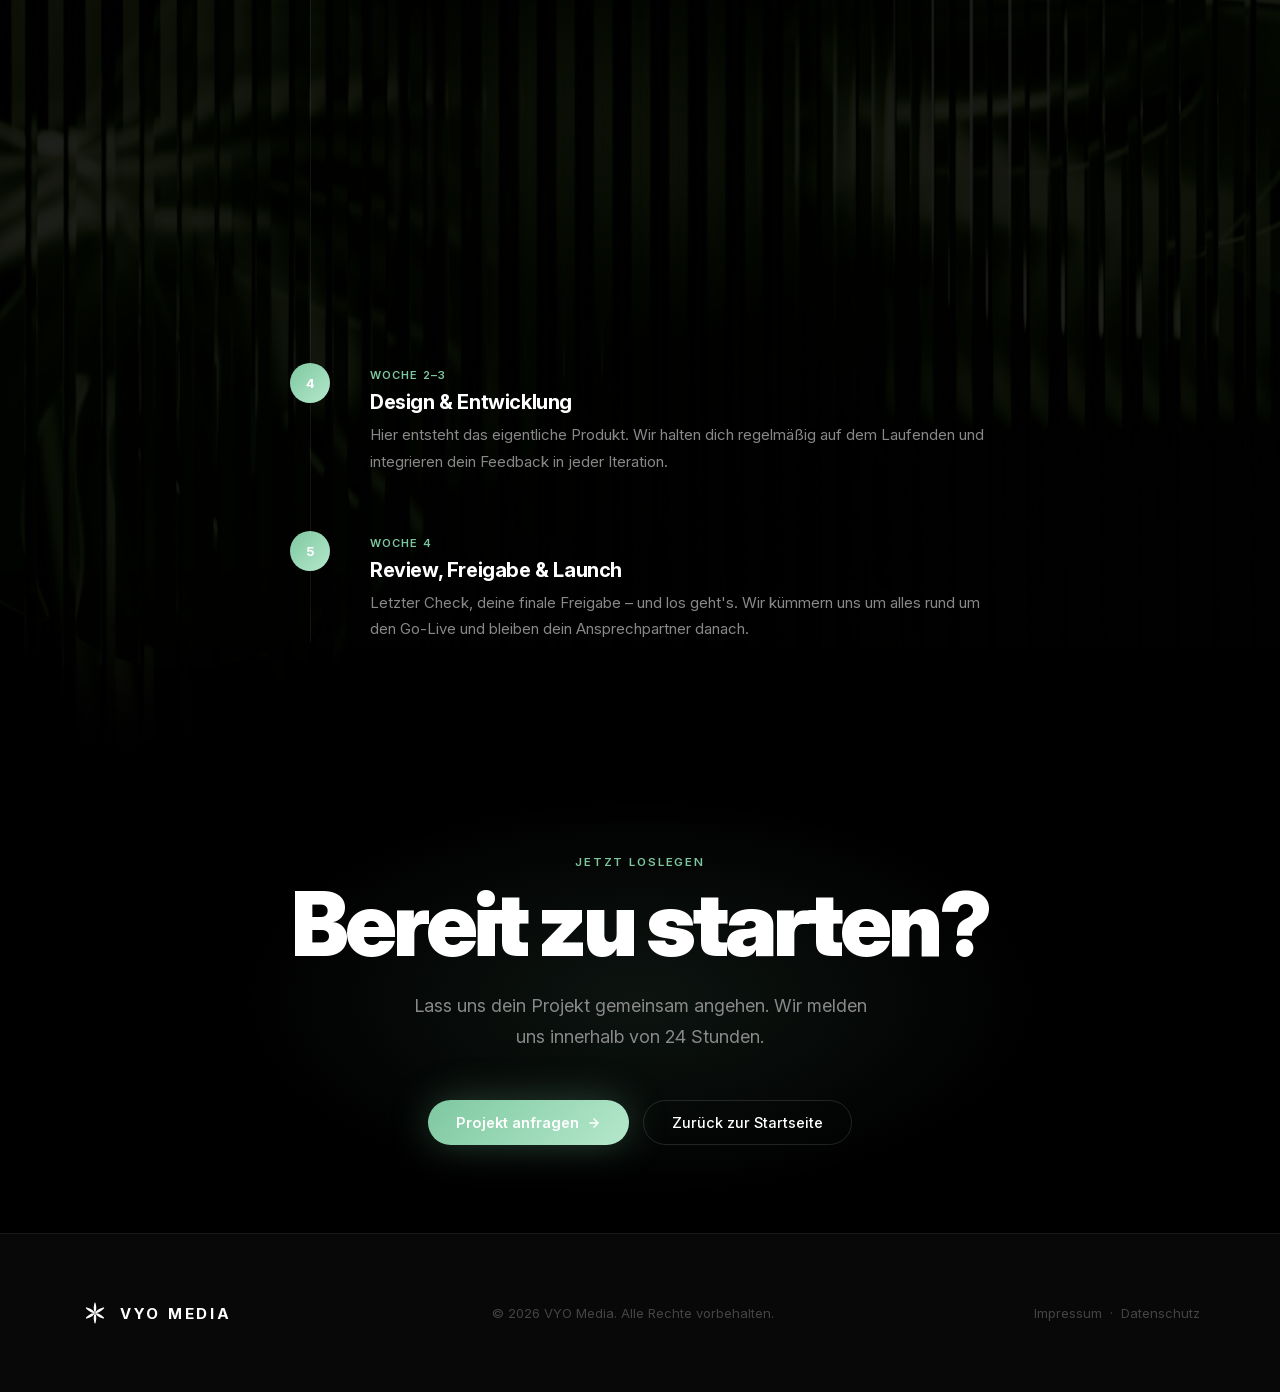
<file: prozess.html>
<!DOCTYPE html>
<html lang="de">
<head>
  <meta charset="UTF-8">
  <meta name="viewport" content="width=device-width, initial-scale=1.0">
  <title>Unser Webdesign-Prozess – So arbeiten wir | VYO Media Hannover</title>
  <meta name="description" content="In 5 Schritten zur fertigen Website: Entdecken Sie den Entwicklungsprozess von VYO Media Hannover – von der ersten Idee bis zum erfolgreichen Launch.">
  <meta name="keywords" content="Webdesign Prozess Hannover, Website erstellen lassen Hannover, Webdesign Agentur Ablauf Hannover, Medienagentur Hannover Ablauf, Content Creation Hannover, digitale Projekte Hannover, VYO Media">
  <link rel="canonical" href="https://vyomedia.de/prozess.html">
  <meta property="og:type" content="website">
  <meta property="og:title" content="Unser Webdesign-Prozess – So arbeiten wir | VYO Media Hannover">
  <meta property="og:description" content="In 5 Schritten zur fertigen Website: Vom ersten Gespräch bis zum Launch – so arbeitet VYO Media Hannover.">
  <meta property="og:url" content="https://vyomedia.de/prozess.html">
  <meta property="og:site_name" content="VYO Media">
  <meta property="og:locale" content="de_DE">
  
  
  <link rel="stylesheet" href="fonts/inter.css">
  <script>if(localStorage.getItem('ace-theme')==='light')document.documentElement.setAttribute('data-theme','light');</script>
  <style>
    :root {
      --bg:        #000000;
      --bg2:       #080808;
      --surface:   #0f0f0f;
      --surface2:  #161616;
      --border:    rgba(255,255,255,0.07);
      --border2:   rgba(255,255,255,0.12);
      --text:      #ffffff;
      --text2:     #888888;
      --text3:     #444444;
      --accent:    #7ec8a0;
      --accent2:   #b5e8cc;
      --gradient:  linear-gradient(135deg, #7ec8a0 0%, #b5e8cc 100%);
      --glow:      rgba(126,200,160,0.15);
    }

    *, *::before, *::after { margin: 0; padding: 0; box-sizing: border-box; }
    html { scroll-behavior: smooth; }
    body {
      font-family: 'Inter', -apple-system, sans-serif;
      background: var(--bg);
      color: var(--text);
      overflow-x: hidden;
      min-width: 320px;
      -webkit-font-smoothing: antialiased;
    }

    /* ─── NAV ────────────────────────────────────────────── */
    nav {
      position: fixed; top: 0; left: 0; right: 0; z-index: 1000;
      display: flex; align-items: center; justify-content: space-between;
      padding: 0 48px; height: 64px;
      background: rgba(0,0,0,0.75);
      backdrop-filter: blur(24px) saturate(180%);
      -webkit-backdrop-filter: blur(24px) saturate(180%);
      border-bottom: 1px solid var(--border);
      transition: background 0.3s;
    }
    .nav-logo {
      display: flex; align-items: center; gap: 10px;
      text-decoration: none; color: var(--text);
    }
    .nav-logo-icon { width: 30px; height: 30px; flex-shrink: 0; }
    .nav-logo-text { font-size: 15px; font-weight: 700; letter-spacing: 0.18em; text-transform: uppercase; }
    .nav-links { display: flex; gap: 36px; list-style: none; position: absolute; left: 50%; transform: translateX(-50%); }
    .nav-links a { color: var(--text2); text-decoration: none; font-size: 13.5px; font-weight: 500; transition: color 0.2s; }
    .nav-links a:hover, .nav-links a.active { color: var(--text); }
    .nav-cta {
      display: inline-flex; align-items: center; gap: 6px;
      background: var(--text); color: var(--bg);
      padding: 8px 20px; border-radius: 999px;
      font-size: 13.5px; font-weight: 600;
      text-decoration: none; transition: opacity 0.2s;
    }
    .nav-cta:hover { opacity: 0.85; }

    /* ─── HERO ───────────────────────────────────────────── */
    .hero {
      min-height: 100vh; display: flex; flex-direction: column;
      align-items: center; justify-content: center;
      text-align: center; padding: 96px 48px 64px;
      position: relative; overflow: hidden;
    }
    #heroCanvas {
      position: absolute; inset: 0; width: 100%; height: 100%;
      pointer-events: none; z-index: 0; opacity: 0.6;
    }
    .hero-glow {
      position: absolute; top: -20%; left: 50%; transform: translateX(-50%);
      width: 900px; height: 500px; pointer-events: none;
      background: radial-gradient(ellipse at 50% 0%, rgba(126,200,160,0.18), transparent 70%);
    }
    .hero-grid-lines {
      position: absolute; inset: 0; pointer-events: none;
      background-image:
        linear-gradient(rgba(255,255,255,0.02) 1px, transparent 1px),
        linear-gradient(90deg, rgba(255,255,255,0.02) 1px, transparent 1px);
      background-size: 60px 60px;
      mask-image: radial-gradient(ellipse 80% 60% at 50% 50%, black 30%, transparent 100%);
    }
    .hero-badge {
      position: relative; z-index: 1;
      display: inline-flex; align-items: center; gap: 8px;
      background: var(--surface); border: 1px solid var(--border2);
      border-radius: 999px; padding: 6px 16px 6px 10px;
      font-size: 12px; font-weight: 500; color: var(--text2);
      letter-spacing: 0.06em; text-transform: uppercase; margin-bottom: 40px;
    }
    .badge-dot {
      width: 7px; height: 7px; border-radius: 50%; background: #22d3ee;
      box-shadow: 0 0 8px #22d3ee; animation: blink 2.5s ease-in-out infinite;
    }
    @keyframes blink { 0%,100% { opacity: 1; } 50% { opacity: 0.3; } }

    .hero h1 {
      position: relative; z-index: 1;
      font-size: clamp(52px, 8vw, 110px); font-weight: 900;
      line-height: 0.95; letter-spacing: -0.045em; margin-bottom: 28px;
    }
    .gradient-text {
      background: var(--gradient);
      -webkit-background-clip: text; -webkit-text-fill-color: transparent; background-clip: text;
    }
    .hero-sub {
      position: relative; z-index: 1;
      font-size: clamp(16px, 1.8vw, 19px); color: var(--text2);
      max-width: 580px; line-height: 1.75; margin-bottom: 48px;
    }
    .btn-primary {
      position: relative; z-index: 1;
      display: inline-flex; align-items: center; gap: 8px;
      background: var(--gradient); color: #fff;
      padding: 13px 28px; border-radius: 999px;
      font-size: 14.5px; font-weight: 600;
      text-decoration: none; transition: opacity 0.2s, transform 0.2s;
      box-shadow: 0 0 40px rgba(126,200,160,0.3);
    }
    .btn-primary:hover { opacity: 0.85; transform: translateY(-2px); }
    .btn-ghost {
      position: relative; z-index: 1;
      display: inline-flex; align-items: center; gap: 8px;
      background: transparent; color: var(--text);
      border: 1px solid var(--border2); padding: 13px 28px; border-radius: 999px;
      font-size: 14.5px; font-weight: 500;
      text-decoration: none; transition: border-color 0.2s, transform 0.2s;
    }
    .btn-ghost:hover { border-color: rgba(255,255,255,0.35); transform: translateY(-2px); }

    /* ─── SECTIONS ───────────────────────────────────────── */
    .section { padding: 120px 80px; }
    .section-dark { background: var(--bg2); }
    /* ─── SECTION TRANSITIONS ──────────────────────────── */
    section { position: relative; }
    section::before, section::after {
      content: ''; position: absolute;
      left: 0; right: 0; height: 80px;
      pointer-events: none; z-index: 2;
    }
    section::before { top: 0; background: linear-gradient(to bottom, var(--bg), transparent); }
    section::after  { bottom: 0; background: linear-gradient(to top, var(--bg), transparent); }

    .section-label {
      display: inline-block; font-size: 11.5px; font-weight: 600;
      letter-spacing: 0.16em; text-transform: uppercase; color: var(--accent); margin-bottom: 14px;
    }
    .section-title {
      font-size: clamp(34px, 4.5vw, 60px); font-weight: 800;
      letter-spacing: -0.035em; line-height: 1.05; margin-bottom: 20px;
    }
    .section-sub { font-size: 17px; color: var(--text2); max-width: 560px; line-height: 1.75; }

    /* ─── PROCESS STEPS CAROUSEL ─────────────────────────── */
    .steps-carousel { margin-top: 48px; position: relative; }
    .steps-track-wrap {
      overflow-x: scroll;
      overflow-y: hidden;
      scroll-snap-type: x mandatory;
      scrollbar-width: none;
      -ms-overflow-style: none;
      border-radius: 24px;
      border: 1px solid var(--border);
      user-select: none;
    }
    .steps-track-wrap::-webkit-scrollbar { display: none; }
    .steps-track {
      display: flex;
    }
    .step-card {
      flex: 0 0 100%;
      scroll-snap-align: start;
      background: var(--surface); padding: 72px 80px;
      min-height: 360px;
      display: flex; flex-direction: column; justify-content: center;
    }
    .step-card:nth-child(1) {
      background-image: linear-gradient(rgba(0,0,0,1) 0%, transparent 18%, transparent 82%, rgba(0,0,0,1) 100%), linear-gradient(rgba(0,0,0,0.80), rgba(0,0,0,0.80)), url('images/conference-room.jpg');
      background-size: cover; background-position: center;
    }
    .step-card:nth-child(2) {
      background-image: linear-gradient(rgba(0,0,0,1) 0%, transparent 18%, transparent 82%, rgba(0,0,0,1) 100%), linear-gradient(rgba(0,0,0,0.80), rgba(0,0,0,0.80)), url('images/wireframe.jpg');
      background-size: cover; background-position: center;
    }
    .step-card:nth-child(3) {
      background-image: linear-gradient(rgba(0,0,0,1) 0%, transparent 18%, transparent 82%, rgba(0,0,0,1) 100%), linear-gradient(rgba(0,0,0,0.80), rgba(0,0,0,0.80)), url('images/ux-tablet.jpg');
      background-size: cover; background-position: center;
    }
    .step-card:nth-child(4) {
      background-image: linear-gradient(rgba(0,0,0,1) 0%, transparent 18%, transparent 82%, rgba(0,0,0,1) 100%), linear-gradient(rgba(0,0,0,0.80), rgba(0,0,0,0.80)), url('images/code-monitor.jpg');
      background-size: cover; background-position: center;
    }
    .step-card:nth-child(5) {
      background-image: linear-gradient(rgba(0,0,0,1) 0%, transparent 18%, transparent 82%, rgba(0,0,0,1) 100%), linear-gradient(rgba(0,0,0,0.80), rgba(0,0,0,0.80)), url('images/neon-rocket.jpg');
      background-size: cover; background-position: center;
    }
    [data-theme="light"] .step-card { background-image: none !important; }
    .step-number {
      font-size: 11px; font-weight: 700; letter-spacing: 0.15em;
      text-transform: uppercase; color: var(--accent); margin-bottom: 20px;
    }
    .step-card h3 { font-size: 26px; font-weight: 800; letter-spacing: -0.03em; margin-bottom: 16px; }
    .step-card p { font-size: 15px; color: var(--text2); line-height: 1.75; max-width: 680px; }
    .step-tags { display: flex; flex-wrap: wrap; gap: 8px; margin-top: 24px; }
    .step-tag {
      background: rgba(126,200,160,0.1); border: 1px solid rgba(126,200,160,0.2);
      color: var(--accent2); font-size: 12px; font-weight: 500;
      padding: 4px 12px; border-radius: 999px; letter-spacing: 0.02em;
    }

    /* Carousel controls */
    .carousel-controls {
      display: flex; align-items: center; justify-content: space-between;
      margin-top: 24px; gap: 16px;
    }
    .carousel-btn {
      width: 44px; height: 44px; border-radius: 50%;
      border: 1px solid var(--border2); background: var(--surface);
      color: var(--text); cursor: pointer; display: flex;
      align-items: center; justify-content: center;
      transition: background 0.2s, border-color 0.2s, box-shadow 0.2s;
      flex-shrink: 0;
    }
    .carousel-btn:hover {
      background: var(--surface2); border-color: var(--accent);
      box-shadow: 0 0 12px rgba(126,200,160,0.25);
    }
    .carousel-btn:disabled { opacity: 0.3; cursor: default; box-shadow: none; border-color: var(--border); }
    .carousel-btn svg { width: 16px; height: 16px; stroke: currentColor; fill: none; stroke-width: 2; stroke-linecap: round; stroke-linejoin: round; }
    .carousel-center { display: flex; flex-direction: column; align-items: center; gap: 10px; flex: 1; }
    .carousel-progress {
      width: 100%; max-width: 320px; height: 2px;
      background: var(--border); border-radius: 99px; overflow: hidden;
    }
    .carousel-progress-bar {
      height: 100%; border-radius: 99px;
      background: var(--gradient);
      transition: width 0.45s cubic-bezier(0.4, 0, 0.2, 1);
    }
    .carousel-dots { display: flex; gap: 6px; align-items: center; }
    .carousel-dot {
      width: 6px; height: 6px; border-radius: 50%;
      background: var(--border2); cursor: pointer;
      transition: background 0.3s, width 0.3s, border-radius 0.3s;
    }
    .carousel-dot.active {
      width: 20px; border-radius: 3px;
      background: linear-gradient(90deg, #7ec8a0, #b5e8cc);
    }
    .carousel-counter {
      font-size: 12px; color: var(--text3); font-weight: 500; letter-spacing: 0.08em;
    }

    /* ─── ANATOMY SECTION ───────────────────────────────── */
    .anatomy-section {
      padding: 120px 80px;
      background: var(--bg);
      overflow: hidden;
    }
    .anatomy-intro { text-align: center; margin-bottom: 40px; }
    .anatomy-intro .section-sub { margin: 0 auto; }

    .anatomy-diagram {
      display: flex;
      align-items: flex-start;
      justify-content: center;
      gap: 0;
      max-width: 1100px;
      margin: 0 auto;
    }

    /* Annotation columns */
    .ann-col {
      width: 230px;
      flex-shrink: 0;
      position: relative;
      height: 458px; /* must match wireframe height */
    }

    /* Each annotation item */
    .ann-item {
      position: absolute;
      display: flex;
      align-items: center;
      gap: 0;
      transform: translateY(-50%);
    }

    /* LEFT column: label → line → dot (right edge touches wireframe) */
    .ann-col.left .ann-item { right: 0; flex-direction: row; }
    .ann-col.left .ann-label { order: 1; text-align: right; padding-right: 14px; white-space: nowrap; }
    .ann-col.left .ann-line  { order: 2; }
    .ann-col.left .ann-dot   { order: 3; }

    /* RIGHT column: dot → line → label (left edge touches wireframe) */
    .ann-col.right .ann-item { left: 0; flex-direction: row; }
    .ann-col.right .ann-dot   { order: 1; }
    .ann-col.right .ann-line  { order: 2; }
    .ann-col.right .ann-label { order: 3; text-align: left; padding-left: 14px; white-space: nowrap; }

    .ann-label {
      font-size: 12.5px; font-weight: 600; color: var(--text2);
      letter-spacing: 0.04em;
      opacity: 0; transition: opacity 0.5s ease calc(var(--i) * 0.12s + 0.55s);
    }
    .ann-line {
      width: 72px; height: 1px;
      background: linear-gradient(90deg, var(--accent), rgba(126,200,160,0.3));
    }
    .ann-col.left  .ann-line { transform-origin: right center; transform: scaleX(0); transition: transform 0.6s cubic-bezier(.16,1,.3,1) calc(var(--i) * 0.12s + 0.1s); }
    .ann-col.right .ann-line { transform-origin: left center;  transform: scaleX(0); transition: transform 0.6s cubic-bezier(.16,1,.3,1) calc(var(--i) * 0.12s + 0.1s); }

    .ann-dot {
      width: 7px; height: 7px; border-radius: 50%;
      background: var(--accent); flex-shrink: 0;
      box-shadow: 0 0 8px var(--accent);
      opacity: 0; transform: scale(0);
      transition: opacity 0.3s ease calc(var(--i) * 0.12s + 0.05s),
                  transform 0.3s ease calc(var(--i) * 0.12s + 0.05s);
    }

    /* Animated state */
    .anatomy-diagram.run .ann-col.left  .ann-line,
    .anatomy-diagram.run .ann-col.right .ann-line { transform: scaleX(1); }
    .anatomy-diagram.run .ann-dot  { opacity: 1; transform: scale(1); }
    .anatomy-diagram.run .ann-label { opacity: 1; }

    /* Left label slide-in */
    .ann-col.left .ann-label { transform: translateX(-8px); transition: opacity 0.5s ease calc(var(--i) * 0.12s + 0.55s), transform 0.5s ease calc(var(--i) * 0.12s + 0.55s); }
    .anatomy-diagram.run .ann-col.left .ann-label { transform: none; }
    /* Right label slide-in */
    .ann-col.right .ann-label { transform: translateX(8px); transition: opacity 0.5s ease calc(var(--i) * 0.12s + 0.55s), transform 0.5s ease calc(var(--i) * 0.12s + 0.55s); }
    .anatomy-diagram.run .ann-col.right .ann-label { transform: none; }

    /* ─── WIREFRAME BROWSER ──────────────────────────────── */
    .wf-browser {
      width: 380px; flex-shrink: 0;
      border: 1px solid rgba(255,255,255,0.12);
      border-radius: 12px; overflow: hidden;
      box-shadow: 0 0 80px rgba(126,200,160,0.08);
    }

    /* Chrome bar */
    .wf-chrome {
      height: 30px; background: #181818;
      border-bottom: 1px solid rgba(255,255,255,0.08);
      display: flex; align-items: center; gap: 10px; padding: 0 14px;
    }
    .wf-chrome-dots { display: flex; gap: 5px; }
    .wf-chrome-dots i { width: 8px; height: 8px; border-radius: 50%; display: block; }
    .wf-chrome-dots i:nth-child(1) { background: #ff5f57; }
    .wf-chrome-dots i:nth-child(2) { background: #febc2e; }
    .wf-chrome-dots i:nth-child(3) { background: #28c840; }
    .wf-chrome-bar {
      flex: 1; height: 16px; background: #222;
      border-radius: 4px; margin: 0 8px;
    }

    /* Header nav */
    .wf-nav-bar {
      height: 50px; background: #111;
      border-bottom: 1px solid rgba(255,255,255,0.06);
      display: flex; align-items: center;
      padding: 0 20px; gap: 12px;
    }
    .wf-logo-blk {
      width: 60px; height: 10px; background: #2a2a2a; border-radius: 3px; flex-shrink: 0;
    }
    .wf-nav-links { display: flex; gap: 10px; flex: 1; padding-left: 20px; }
    .wf-nav-links i {
      width: 32px; height: 7px; background: #222; border-radius: 2px; display: block;
    }
    .wf-nav-btn {
      width: 50px; height: 22px; border-radius: 999px;
      background: linear-gradient(135deg, #7ec8a0, #b5e8cc);
      flex-shrink: 0;
    }

    /* Hero */
    .wf-hero-sec {
      height: 130px; background: #0a0a0a;
      padding: 20px 20px 16px;
      display: flex; flex-direction: column; gap: 8px;
      border-bottom: 1px solid rgba(255,255,255,0.05);
    }
    .wf-tag { width: 70px; height: 7px; background: rgba(126,200,160,0.3); border-radius: 2px; }
    .wf-h1-a { width: 80%; height: 14px; background: #2a2a2a; border-radius: 3px; }
    .wf-h1-b { width: 55%; height: 14px; background: #222; border-radius: 3px; }
    .wf-hero-btns { display: flex; gap: 8px; margin-top: 4px; }
    .wf-hero-btns i { display: block; border-radius: 999px; height: 20px; }
    .wf-hero-btns i:nth-child(1) { width: 64px; background: linear-gradient(135deg, #7ec8a0, #b5e8cc); }
    .wf-hero-btns i:nth-child(2) { width: 56px; background: #1e1e1e; border: 1px solid #333; }

    /* Cards */
    .wf-cards-sec {
      height: 110px; background: #0d0d0d;
      padding: 16px 20px;
      display: flex; gap: 10px; align-items: stretch;
      border-bottom: 1px solid rgba(255,255,255,0.05);
    }
    .wf-card-mini {
      flex: 1; background: #161616;
      border: 1px solid rgba(255,255,255,0.06);
      border-radius: 6px; padding: 10px;
      display: flex; flex-direction: column; gap: 6px;
    }
    .wf-card-mini .wf-icon { width: 20px; height: 20px; border-radius: 5px; background: rgba(126,200,160,0.25); }
    .wf-card-mini .wf-line { height: 5px; border-radius: 2px; background: #252525; }
    .wf-card-mini .wf-line.s { width: 60%; }

    /* CTA bar */
    .wf-cta-sec {
      height: 80px; background: #0a0a10;
      padding: 16px 20px;
      display: flex; flex-direction: column; align-items: center; justify-content: center; gap: 8px;
      border-bottom: 1px solid rgba(255,255,255,0.05);
    }
    .wf-cta-txt { width: 55%; height: 9px; background: #2a2a2a; border-radius: 2px; }
    .wf-cta-btn-blk { width: 80px; height: 22px; border-radius: 999px; background: linear-gradient(135deg, #7ec8a0, #b5e8cc); }

    /* Footer */
    .wf-footer-sec {
      height: 58px; background: #080808;
      padding: 14px 20px;
      display: flex; align-items: center; gap: 16px;
    }
    .wf-footer-logo { width: 50px; height: 8px; background: #252525; border-radius: 2px; flex-shrink: 0; }
    .wf-footer-cols { display: flex; gap: 20px; flex: 1; }
    .wf-footer-cols > div { display: flex; flex-direction: column; gap: 4px; }
    .wf-footer-cols span { display: block; height: 5px; border-radius: 2px; background: #1e1e1e; }
    .wf-footer-cols span.w2 { width: 40px; }
    .wf-footer-cols span.w3 { width: 30px; }
    .wf-footer-copy { font-size: 9px; color: #333; margin-left: auto; white-space: nowrap; font-family: monospace; }

    /* Wireframe highlight on hover */
    .wf-nav-bar, .wf-hero-sec, .wf-cards-sec, .wf-cta-sec, .wf-footer-sec {
      transition: background 0.2s, opacity 0.5s ease, transform 0.5s cubic-bezier(.16,1,.3,1);
      opacity: 0;
      transform: translateY(10px);
    }
    .wf-browser { opacity: 0; transform: scale(0.97); transition: opacity 0.5s ease, transform 0.5s cubic-bezier(.16,1,.3,1); }

    /* Animated state — wireframe */
    .anatomy-diagram.run .wf-browser { opacity: 1; transform: none; transition-delay: 0s; }
    .anatomy-diagram.run .wf-nav-bar   { opacity: 1; transform: none; transition-delay: 0.1s; }
    .anatomy-diagram.run .wf-hero-sec  { opacity: 1; transform: none; transition-delay: 0.2s; }
    .anatomy-diagram.run .wf-cards-sec { opacity: 1; transform: none; transition-delay: 0.32s; }
    .anatomy-diagram.run .wf-cta-sec   { opacity: 1; transform: none; transition-delay: 0.44s; }
    .anatomy-diagram.run .wf-footer-sec{ opacity: 1; transform: none; transition-delay: 0.54s; }

    /* ─── ANATOMY LEGEND (hidden — replaced by zoom scaling) ── */
    .anatomy-legend { display: none !important; }
    .legend-item {
      display: flex; align-items: center; gap: 8px;
      font-size: 13px; font-weight: 500; color: var(--text2);
      opacity: 0; transform: translateY(6px);
      transition: opacity 0.4s ease calc(var(--i) * 0.07s + 0.2s),
                  transform 0.4s ease calc(var(--i) * 0.07s + 0.2s);
    }
    .legend-dot {
      width: 7px; height: 7px; border-radius: 50%;
      background: var(--accent); box-shadow: 0 0 6px var(--accent);
      flex-shrink: 0;
    }
    .anatomy-diagram.run .legend-item { opacity: 1; transform: none; }

    /* ─── TIMELINE ───────────────────────────────────────── */
    .timeline-section {
      padding: 120px 80px;
      background-image: linear-gradient(rgba(0,0,0,1) 0%, transparent 18%, transparent 82%, rgba(0,0,0,1) 100%), linear-gradient(rgba(0,0,0,0.84), rgba(0,0,0,0.84)), url('images/abstract-green.jpg');
      background-size: cover;
      background-position: center;
    }
    .timeline { max-width: 700px; margin: 64px auto 0; position: relative; }
    .timeline::before {
      content: ''; position: absolute;
      left: 20px; top: 0; bottom: 0; width: 1px;
      background: var(--border);
    }
    .tl-item { display: flex; gap: 40px; margin-bottom: 56px; position: relative; }
    .tl-item:last-child { margin-bottom: 0; }
    .tl-dot {
      width: 40px; height: 40px; border-radius: 50%; flex-shrink: 0;
      background: var(--gradient); display: flex; align-items: center; justify-content: center;
      font-size: 13px; font-weight: 700; position: relative; z-index: 1;
    }
    .tl-content h3 { font-size: 20px; font-weight: 700; margin-bottom: 8px; letter-spacing: -0.02em; }
    .tl-content p { font-size: 15px; color: var(--text2); line-height: 1.75; }
    .tl-duration {
      display: inline-block; font-size: 11px; font-weight: 600;
      letter-spacing: 0.1em; text-transform: uppercase; color: var(--accent);
      margin-bottom: 8px;
    }

    /* ─── CTA ────────────────────────────────────────────── */
    .cta-section {
      text-align: center; padding: 88px 48px;
      position: relative; overflow: hidden;
    }
    .cta-glow {
      position: absolute !important; top: 50%; left: 50%; transform: translate(-50%,-50%);
      width: 800px; height: 400px; pointer-events: none;
      background: radial-gradient(ellipse at center, rgba(126,200,160,0.1), transparent 70%);
    }
    .cta-section > * { position: relative; z-index: 1; }
    .cta-section h2 {
      font-size: clamp(44px, 7vw, 88px); font-weight: 900;
      letter-spacing: -0.045em; line-height: 0.95; margin-bottom: 24px;
    }
    .cta-section p {
      font-size: 18px; color: var(--text2); max-width: 460px;
      margin: 0 auto 48px; line-height: 1.7;
    }
    .cta-btns { display: flex; gap: 14px; justify-content: center; flex-wrap: wrap; }

    /* ─── FOOTER ─────────────────────────────────────────── */
    footer {
      border-top: 1px solid var(--border); background: var(--bg2);
      padding: 64px 80px; display: flex; justify-content: space-between; align-items: center;
      flex-wrap: wrap; gap: 16px;
    }
    footer p { font-size: 13px; color: var(--text3); }
    footer a { color: var(--text3); text-decoration: none; transition: color 0.2s; }
    footer a:hover { color: var(--text); }

    /* ─── REVEAL ─────────────────────────────────────────── */
    .reveal {
      opacity: 0; transform: translateY(28px);
      transition: opacity 0.7s ease, transform 0.7s ease;
    }
    .reveal.in { opacity: 1; transform: none; }
    .reveal-delay-1 { transition-delay: 0.1s; }
    .reveal-delay-2 { transition-delay: 0.2s; }
    .reveal-delay-3 { transition-delay: 0.3s; }

    /* ─── LIGHT THEME ────────────────────────────────────── */
    [data-theme="light"] {
      --bg: #f0faf5; --bg2: #e3f5eb; --surface: #d4eddf; --surface2: #c5e6d3;
      --border: rgba(0,80,40,0.1); --border2: rgba(0,80,40,0.18);
      --text: #0a2118; --text2: #3a6b52; --text3: #7aab90;
      --glow: rgba(126,200,160,0.12);
    }
    [data-theme="light"] nav { background: rgba(240,250,245,0.88) !important; border-bottom-color: rgba(0,80,40,0.1); }
    [data-theme="light"] .nav-cta { background: #0a0a0a; color: #fff; }
    [data-theme="light"] .nav-logo-icon path,
    [data-theme="light"] .about-logo-big path,
    [data-theme="light"] footer .nav-logo-icon path { fill: #0a0a0a; }
    [data-theme="light"] .nav-logo-text { color: #0a0a0a; }
    [data-theme="light"] .nav-links a { color: #555; }
    [data-theme="light"] .portfolio-card::after { color: #fff; }
    [data-theme="light"] .hero-scroll { color: #aaa; }
    [data-theme="light"] .scroll-line { background: linear-gradient(to bottom, transparent, #aaa); }
    [data-theme="light"] .ticker-item { color: #888; }
    [data-theme="light"] footer p,
    [data-theme="light"] footer a { color: #999; }
    [data-theme="light"] footer a:hover { color: #0a0a0a; }
    [data-theme="light"] .hero-grid-lines {
      background-image: linear-gradient(rgba(0,0,0,0.04) 1px,transparent 1px),linear-gradient(90deg,rgba(0,0,0,0.04) 1px,transparent 1px);
    }
    [data-theme="light"] .btn-ghost { color: #0a0a0a; border-color: rgba(0,0,0,0.2); }
    [data-theme="light"] .btn-ghost:hover { border-color: rgba(0,0,0,0.45); }

    /* ─── TOGGLE SWITCH ───────────────────────────────────── */
    .theme-toggle { cursor: pointer; display: flex; align-items: center; }
    .theme-toggle input { display: none; }
    .toggle-track {
      width: 50px; height: 28px; background: #1c1c1e;
      border: 1.5px solid rgba(255,255,255,0.13); border-radius: 999px;
      position: relative; transition: background 0.35s, border-color 0.35s;
      display: flex; align-items: center;
    }
    .toggle-thumb {
      width: 22px; height: 22px; border-radius: 50%; background: #fff;
      position: absolute; left: 3px;
      transition: transform 0.35s cubic-bezier(.34,1.56,.64,1);
      box-shadow: 0 1px 6px rgba(0,0,0,0.4);
    }
    .theme-toggle input:checked ~ .toggle-track { background: #e5e5ea; border-color: rgba(0,0,0,0.1); }
    .theme-toggle input:checked ~ .toggle-track .toggle-thumb { transform: translateX(21px); background: #1c1c1e; }
    .toggle-icons {
      position: absolute; inset: 0; display: flex; align-items: center;
      justify-content: space-between; padding: 0 6px; pointer-events: none;
    }
    .t-moon { width: 11px; height: 11px; stroke: rgba(255,255,255,0.6); fill: none; stroke-width: 2; stroke-linecap: round; }
    .t-sun  { width: 11px; height: 11px; stroke: rgba(0,0,0,0.45);      fill: none; stroke-width: 2; stroke-linecap: round; }

    /* ─── MOBILE ─────────────────────────────────────────── */
    @media (max-width: 900px) {
      nav { padding: 0 24px; }
      .nav-links { display: none; }
      .nav-hamburger { display: flex !important; }
      .nav-cta { display: none; }
      .section, .anatomy-section, .timeline-section, .cta-section { padding: 80px 32px; }
      .hero { padding: 80px 24px 48px; }
      .step-card { padding: 40px 36px; min-height: 260px; }
      /* Scale diagram proportionally — same layout as desktop, just smaller */
      .anatomy-diagram { zoom: 0.82; }
      footer { padding: 48px 32px; flex-direction: column; text-align: center; }
    }

    @media (max-width: 720px) { .anatomy-diagram { zoom: 0.66; } }
    @media (max-width: 560px) { .anatomy-diagram { zoom: 0.52; } }
    @media (max-width: 430px) { .anatomy-diagram { zoom: 0.42; } }
  
    /* ─── LANG TOGGLE ────────────────────────────────── */
    .lang-toggle {
      background: transparent; border: 1px solid var(--border2);
      color: var(--text2); padding: 5px 13px; border-radius: 999px;
      font-size: 11.5px; font-weight: 600; letter-spacing: 0.1em;
      cursor: pointer; transition: color 0.2s, border-color 0.2s;
      font-family: inherit;
    }
    .lang-toggle:hover { color: var(--text); border-color: var(--text3); }

    /* ─── MOBILE MENU ─────────────────────────────────── */
    .nav-hamburger {
      display: none;
      flex-direction: column;
      justify-content: center;
      align-items: flex-end;
      gap: 5px;
      cursor: pointer;
      background: var(--surface);
      border: 1px solid var(--border2);
      padding: 9px 10px;
      border-radius: 10px;
      position: relative;
      transition: box-shadow 0.25s, border-color 0.25s, background 0.25s;
      overflow: hidden;
    }
    .nav-hamburger::after {
      content: "";
      position: absolute;
      inset: 0;
      background: var(--gradient);
      opacity: 0;
      transition: opacity 0.25s;
      border-radius: inherit;
      z-index: 0;
    }
    .nav-hamburger:hover {
      border-color: transparent;
      box-shadow: 0 0 18px rgba(126,200,160,0.45), 0 0 4px rgba(126,200,160,0.2);
    }
    .nav-hamburger:hover::after { opacity: 0.12; }
    .nav-hamburger span {
      display: block;
      height: 1.5px;
      background: linear-gradient(90deg, #7ec8a0, #b5e8cc);
      border-radius: 2px;
      transition: transform 0.32s cubic-bezier(.16,1,.3,1), opacity 0.25s, width 0.25s;
      transform-origin: center;
      position: relative;
      z-index: 1;
    }
    .nav-hamburger span:nth-child(1) { width: 14px; }
    .nav-hamburger span:nth-child(2) { width: 22px; }
    .nav-hamburger span:nth-child(3) { width: 18px; }
    .nav-hamburger:hover span { width: 22px; }
    .nav-hamburger.open span:nth-child(1) { width: 22px; transform: translateY(6.5px) rotate(45deg); }
    .nav-hamburger.open span:nth-child(2) { opacity: 0; transform: scaleX(0); }
    .nav-hamburger.open span:nth-child(3) { width: 22px; transform: translateY(-6.5px) rotate(-45deg); }
    .nav-hamburger.open { border-color: rgba(126,200,160,0.4); box-shadow: 0 0 20px rgba(126,200,160,0.3); }
    .nav-hamburger.open::after { opacity: 0.1; }
    .mobile-menu {
      position: fixed; top: 64px; left: 0; right: 0;
      background: rgba(8,8,8,0.97);
      backdrop-filter: blur(24px) saturate(180%);
      -webkit-backdrop-filter: blur(24px) saturate(180%);
      border-bottom: 1px solid var(--border);
      z-index: 998;
      display: none; flex-direction: column;
      animation: mobileMenuIn 0.22s ease both;
    }
    .mobile-menu.open { display: flex; }
    @keyframes mobileMenuIn {
      from { opacity: 0; transform: translateY(-6px); }
      to   { opacity: 1; transform: translateY(0); }
    }
    .mobile-menu a {
      padding: 15px 28px;
      font-size: 15px; font-weight: 500; letter-spacing: 0.01em;
      color: var(--text2); text-decoration: none;
      border-bottom: 1px solid var(--border);
      transition: color 0.15s, background 0.15s;
      display: flex; align-items: center; justify-content: space-between;
    }
    .mobile-menu a::after { content: '→'; font-size: 13px; opacity: 0.4; transition: opacity 0.15s, transform 0.15s; }
    .mobile-menu a:hover { color: var(--text); background: var(--surface); }
    .mobile-menu a:hover::after { opacity: 1; transform: translateX(3px); }
    .mobile-menu a:last-child { border-bottom: none; }
    .mobile-menu-cta {
      margin: 16px 24px 20px !important;
      padding: 13px 20px !important;
      background: var(--text) !important; color: var(--bg) !important;
      border-radius: 999px !important; text-align: center !important;
      font-weight: 600 !important; border-bottom: none !important;
      justify-content: center !important;
    }
    .mobile-menu-cta::after { display: none !important; }
    [data-theme="light"] .mobile-menu { background: rgba(240,250,245,0.97); }
    [data-theme="light"] .mobile-menu-cta { background: #0a0a0a !important; color: #fff !important; }
    
    @media (max-width: 540px) {
      body { overflow-x: hidden; }
      nav { padding: 0 16px; }
      .hero { padding: 80px 20px 40px; }
      .section, .anatomy-section, .timeline-section, .cta-section { padding: 48px 20px; }
      .section-title { font-size: clamp(24px, 7vw, 34px); }
      .section-sub { font-size: 15px; }
      .wf-browser { width: 100%; max-width: 340px; }
      .step-card { padding: 28px 24px; min-height: 220px; }
      .step-card h3 { font-size: 20px; }
      .carousel-btn { width: 40px; height: 40px; }
      .cta-btns { flex-direction: column; align-items: center; gap: 10px; }
      .btn-primary, .btn-ghost { width: 100%; max-width: 280px; text-align: center; padding: 14px 20px; justify-content: center; }
      footer { padding: 40px 24px 24px; flex-direction: column; text-align: center; }
      .tl-item { gap: 20px; margin-bottom: 40px; }
      .timeline { margin-top: 40px; }
      .anatomy-intro { margin-bottom: 28px; }
    }

    @media (max-width: 390px) {
      .hero { padding: 80px 16px 36px; }
      .section, .anatomy-section, .timeline-section, .cta-section { padding: 40px 16px; }
      .tl-item { gap: 16px; margin-bottom: 32px; }
      .timeline { margin-top: 32px; }
      .anatomy-intro { margin-bottom: 20px; }
    }

    @media (hover: none) {
      .step-card:hover { transform: none; border-color: var(--border); }
      .btn-primary:hover, .btn-ghost:hover { transform: none; }
    }
    </style>
</head>
<body>

<!-- ════════════════════ NAV ════════════════════ -->
<nav id="navbar">
  <a href="index.html" class="nav-logo">
    <svg class="nav-logo-icon" viewBox="0 0 100 100" xmlns="http://www.w3.org/2000/svg">
      <g fill="white">
        <path d="M50,50 C46,43 44,34 47.5,20 C48.5,13 51.5,13 52.5,20 C56,34 54,43 50,50Z" transform="rotate(0,50,50)"/>
        <path d="M50,50 C46,43 44,34 47.5,20 C48.5,13 51.5,13 52.5,20 C56,34 54,43 50,50Z" transform="rotate(60,50,50)"/>
        <path d="M50,50 C46,43 44,34 47.5,20 C48.5,13 51.5,13 52.5,20 C56,34 54,43 50,50Z" transform="rotate(120,50,50)"/>
        <path d="M50,50 C46,43 44,34 47.5,20 C48.5,13 51.5,13 52.5,20 C56,34 54,43 50,50Z" transform="rotate(180,50,50)"/>
        <path d="M50,50 C46,43 44,34 47.5,20 C48.5,13 51.5,13 52.5,20 C56,34 54,43 50,50Z" transform="rotate(240,50,50)"/>
        <path d="M50,50 C46,43 44,34 47.5,20 C48.5,13 51.5,13 52.5,20 C56,34 54,43 50,50Z" transform="rotate(300,50,50)"/>
      </g>
    </svg>
    <span class="nav-logo-text">VYO Media</span>
  </a>
  <ul class="nav-links">
    <li><a href="leistungen.html" data-i18n="nav-services">Leistungen</a></li>
    <li><a href="ueber-uns.html" data-i18n="nav-about">Über uns</a></li>
    <li><a href="prozess.html" class="active" data-i18n="nav-process">Prozess</a></li>
    <li><a href="preise.html" data-i18n="nav-pricing">Preise</a></li>
    <li><a href="karriere.html" data-i18n="nav-careers">Karriere</a></li>
    <li><a href="index.html#contact" data-i18n="nav-contact">Kontakt</a></li>
  </ul>
  <div style="display:flex;align-items:center;gap:12px">
    <label class="theme-toggle" aria-label="Theme umschalten">
      <input type="checkbox" id="themeToggle">
      <span class="toggle-track">
        <span class="toggle-icons">
          <svg class="t-moon" viewBox="0 0 24 24"><path d="M21 12.79A9 9 0 1 1 11.21 3 7 7 0 0 0 21 12.79z"/></svg>
          <svg class="t-sun" viewBox="0 0 24 24"><circle cx="12" cy="12" r="5"/><line x1="12" y1="1" x2="12" y2="3"/><line x1="12" y1="21" x2="12" y2="23"/><line x1="4.22" y1="4.22" x2="5.64" y2="5.64"/><line x1="18.36" y1="18.36" x2="19.78" y2="19.78"/><line x1="1" y1="12" x2="3" y2="12"/><line x1="21" y1="12" x2="23" y2="12"/><line x1="4.22" y1="19.78" x2="5.64" y2="18.36"/><line x1="18.36" y1="5.64" x2="19.78" y2="4.22"/></svg>
        </span>
        <span class="toggle-thumb"></span>
      </span>
    </label>
    <button class="lang-toggle" id="langToggle">EN</button>
    <button class="nav-hamburger" id="navHamburger" aria-label="Menü öffnen"><span></span><span></span><span></span></button>
    <a href="anfragen.html" class="nav-cta" data-i18n="nav-cta">kostenlos Anfragen</a>
  </div>
</nav>
<div class="mobile-menu" id="mobileMenu">
  <a href="leistungen.html" data-i18n="nav-services">Leistungen</a>
  <a href="ueber-uns.html" data-i18n="nav-about">Über uns</a>
  <a href="prozess.html" data-i18n="nav-process">Prozess</a>
  <a href="preise.html" data-i18n="nav-pricing">Preise</a>
  <a href="karriere.html" data-i18n="nav-careers">Karriere</a>
  <a href="index.html#contact" data-i18n="nav-contact">Kontakt</a>
  <a href="anfragen.html" class="mobile-menu-cta" data-i18n="nav-cta">kostenlos Anfragen</a>
</div>

<!-- ════════════════════ HERO ════════════════════ -->
<section class="hero" id="home">
  <canvas id="heroCanvas"></canvas>
  <div class="hero-glow"></div>
  <div class="hero-grid-lines"></div>

  <div class="hero-badge">
    <span class="badge-dot"></span>
    <span data-i18n="hero-badge">Transparenz & Qualität</span>
  </div>

  <h1>
    <span data-i18n="hero-h1-line1">Unser</span><br>
    <span class="gradient-text" data-i18n="hero-h1-line2">Prozess.</span>
  </h1>

  <p class="hero-sub" data-i18n="hero-sub">
    Vom ersten Gespräch bis zum fertigen Produkt – so arbeiten wir strukturiert,
    transparent und mit klarer Kommunikation an deinem Projekt.
  </p>

  <div style="display:flex;gap:14px;flex-wrap:wrap;justify-content:center;position:relative;z-index:1">
    <a href="#schritte" class="btn-primary">
      <span data-i18n="hero-btn-primary">Schritte ansehen</span>
      <svg width="14" height="14" viewBox="0 0 24 24" fill="none" stroke="currentColor" stroke-width="2.5" stroke-linecap="round" stroke-linejoin="round"><path d="M12 5v14M5 12l7 7 7-7"/></svg>
    </a>
    <a href="anfragen.html" class="btn-ghost" data-i18n="hero-btn-ghost">Projekt anfragen</a>
  </div>
</section>

<!-- ════════════════════ SCHRITTE ════════════════════ -->
<section class="section section-dark" id="schritte">
  <div style="max-width:1100px;margin:0 auto">
    <div class="reveal">
      <div class="section-label" data-i18n="steps-label">Der Ablauf</div>
      <h2 class="section-title" data-i18n="steps-title">5 Schritte zum Ergebnis</h2>
      <p class="section-sub" data-i18n="steps-sub">Jedes Projekt folgt einem bewährten Prozess – damit nichts dem Zufall überlassen wird.</p>
    </div>

    <div class="steps-carousel reveal" id="stepsCarousel">
      <div class="steps-track-wrap">
        <div class="steps-track" id="stepsTrack">

          <div class="step-card">
            <div class="step-number" data-i18n="step1-number">Schritt 01</div>
            <h3 data-i18n="step1-title">Briefing & Analyse</h3>
            <p data-i18n="step1-desc">Wir starten mit einem ausführlichen Gespräch. Ziele, Zielgruppe, Wettbewerb, Budget und Timeline werden gemeinsam definiert. Je klarer das Briefing, desto besser das Ergebnis.</p>
            <div class="step-tags">
              <span class="step-tag" data-i18n="step1-tag1">Erstgespräch</span>
              <span class="step-tag" data-i18n="step1-tag2">Zieldefinition</span>
              <span class="step-tag" data-i18n="step1-tag3">Marktanalyse</span>
            </div>
          </div>

          <div class="step-card">
            <div class="step-number" data-i18n="step2-number">Schritt 02</div>
            <h3 data-i18n="step2-title">Konzept & Strategie</h3>
            <p data-i18n="step2-desc">Auf Basis des Briefings entwickeln wir ein kreatives Konzept: Moodboard, Seitenstruktur, Farbwelt und Kommunikationsstrategie. Du gibst grünes Licht, bevor wir starten.</p>
            <div class="step-tags">
              <span class="step-tag">Moodboard</span>
              <span class="step-tag">Sitemap</span>
              <span class="step-tag">Styleguide</span>
            </div>
          </div>

          <div class="step-card">
            <div class="step-number" data-i18n="step3-number">Schritt 03</div>
            <h3 data-i18n="step3-title">Photoshooting</h3>
            <p data-i18n="step3-desc">Professionelle Fotos machen den Unterschied. Wir organisieren und begleiten das Shooting – ob Produkte, Team oder Location. Authentisches Bildmaterial, das deine Marke perfekt repräsentiert.</p>
            <div class="step-tags">
              <span class="step-tag" data-i18n="step3-tag1">Konzeptfotos</span>
              <span class="step-tag" data-i18n="step3-tag2">Teamfotos</span>
              <span class="step-tag" data-i18n="step3-tag3">Produkt­fotografie</span>
            </div>
          </div>

          <div class="step-card">
            <div class="step-number" data-i18n="step4-number">Schritt 04</div>
            <h3 data-i18n="step4-title">Design & Umsetzung</h3>
            <p data-i18n="step4-desc">Unsere Designer setzen das Konzept um – Pixel für Pixel. Wireframes, High-Fidelity Designs und Prototypen werden entwickelt und mit dir iteriert bis du begeistert bist.</p>
            <div class="step-tags">
              <span class="step-tag">Wireframes</span>
              <span class="step-tag">Prototyping</span>
              <span class="step-tag" data-i18n="step4-tag3">Entwicklung</span>
            </div>
          </div>

          <div class="step-card">
            <div class="step-number" data-i18n="step5-number">Schritt 05</div>
            <h3 data-i18n="step5-title">Launch & Support</h3>
            <p data-i18n="step5-desc">Nach dem finalen Review und deiner Freigabe gehen wir live. Wir begleiten den Launch, prüfen alles auf Herz und Nieren und stehen dir langfristig als Partner zur Seite.</p>
            <div class="step-tags">
              <span class="step-tag">Go-Live</span>
              <span class="step-tag" data-i18n="step5-tag2">Qualitätsprüfung</span>
              <span class="step-tag" data-i18n="step5-tag3">Langzeit-Support</span>
            </div>
          </div>

        </div>
      </div>

      <div class="carousel-controls">
        <button class="carousel-btn" id="stepsPrev" aria-label="Zurück">
          <svg viewBox="0 0 24 24"><path d="M19 12H5M12 19l-7-7 7-7"/></svg>
        </button>
        <div class="carousel-center">
          <div class="carousel-progress">
            <div class="carousel-progress-bar" id="stepsProgressBar"></div>
          </div>
          <div class="carousel-dots" id="stepsDots">
            <span class="carousel-dot active" data-i="0"></span>
            <span class="carousel-dot" data-i="1"></span>
            <span class="carousel-dot" data-i="2"></span>
            <span class="carousel-dot" data-i="3"></span>
            <span class="carousel-dot" data-i="4"></span>
          </div>
          <div class="carousel-counter" id="stepsCounter">01 / 05</div>
        </div>
        <button class="carousel-btn" id="stepsNext" aria-label="Weiter">
          <svg viewBox="0 0 24 24"><path d="M5 12h14M12 5l7 7-7 7"/></svg>
        </button>
      </div>
    </div>
  </div>
</section>

<!-- ════════════════════ WEBSITE ANATOMIE ════════════════════ -->
<section class="anatomy-section" id="aufbau">
  <div class="anatomy-intro reveal">
    <div class="section-label" data-i18n="anatomy-label">Webseiten-Aufbau</div>
    <h2 class="section-title" data-i18n="anatomy-title">Anatomie einer Webseite</h2>
    <p class="section-sub" data-i18n="anatomy-sub">Jede Webseite besteht aus klar definierten Bereichen mit einer spezifischen Funktion – so entsteht ein stimmiges Gesamtbild.</p>
  </div>

  <div class="anatomy-diagram" id="anatomyDiagram">

    <!-- LEFT ANNOTATIONS -->
    <div class="ann-col left">
      <!-- Kopfzeile: header center = 30 + 25 = 55px -->
      <div class="ann-item" style="--i:0; top: 55px">
        <span class="ann-label" data-i18n="ann-header">Kopfzeile</span>
        <div class="ann-line"></div>
        <div class="ann-dot"></div>
      </div>
      <!-- Hero-Bereich: hero center = 30+50 + 65 = 145px -->
      <div class="ann-item" style="--i:1; top: 145px">
        <span class="ann-label" data-i18n="ann-hero">Hero-Bereich</span>
        <div class="ann-line"></div>
        <div class="ann-dot"></div>
      </div>
      <!-- Inhaltsbereich: cards center = 30+50+130 + 55 = 265px -->
      <div class="ann-item" style="--i:2; top: 265px">
        <span class="ann-label" data-i18n="ann-content">Inhaltsbereich</span>
        <div class="ann-line"></div>
        <div class="ann-dot"></div>
      </div>
    </div>

    <!-- WIREFRAME -->
    <div class="wf-browser">
      <!-- Browser chrome -->
      <div class="wf-chrome">
        <div class="wf-chrome-dots"><i></i><i></i><i></i></div>
        <div class="wf-chrome-bar"></div>
      </div>
      <!-- Header/Nav -->
      <div class="wf-nav-bar">
        <div class="wf-logo-blk"></div>
        <div class="wf-nav-links"><i></i><i></i><i></i></div>
        <div class="wf-nav-btn"></div>
      </div>
      <!-- Hero -->
      <div class="wf-hero-sec">
        <div class="wf-tag"></div>
        <div class="wf-h1-a"></div>
        <div class="wf-h1-b"></div>
        <div class="wf-hero-btns"><i></i><i></i></div>
      </div>
      <!-- Cards / Content -->
      <div class="wf-cards-sec">
        <div class="wf-card-mini">
          <div class="wf-icon"></div>
          <div class="wf-line"></div>
          <div class="wf-line s"></div>
        </div>
        <div class="wf-card-mini">
          <div class="wf-icon"></div>
          <div class="wf-line"></div>
          <div class="wf-line s"></div>
        </div>
        <div class="wf-card-mini">
          <div class="wf-icon"></div>
          <div class="wf-line"></div>
          <div class="wf-line s"></div>
        </div>
      </div>
      <!-- CTA Section -->
      <div class="wf-cta-sec">
        <div class="wf-cta-txt"></div>
        <div class="wf-cta-btn-blk"></div>
      </div>
      <!-- Footer -->
      <div class="wf-footer-sec">
        <div class="wf-footer-logo"></div>
        <div class="wf-footer-cols">
          <div><span class="w2"></span><span class="w3"></span><span class="w3"></span></div>
          <div><span class="w2"></span><span class="w3"></span><span class="w3"></span></div>
          <div><span class="w2"></span><span class="w3"></span></div>
        </div>
        <span class="wf-footer-copy">© 2026</span>
      </div>
    </div>

    <!-- RIGHT ANNOTATIONS -->
    <div class="ann-col right">
      <!-- Navigation: header center = 55px -->
      <div class="ann-item" style="--i:3; top: 55px">
        <div class="ann-dot"></div>
        <div class="ann-line"></div>
        <span class="ann-label" data-i18n="ann-nav">Navigation</span>
      </div>
      <!-- Call-to-Action button in hero = 30+50+100 = 180px -->
      <div class="ann-item" style="--i:4; top: 178px">
        <div class="ann-dot"></div>
        <div class="ann-line"></div>
        <span class="ann-label" data-i18n="ann-cta">Call-to-Action</span>
      </div>
      <!-- CTA section = 30+50+130+110+40 = 360px -->
      <div class="ann-item" style="--i:5; top: 360px">
        <div class="ann-dot"></div>
        <div class="ann-line"></div>
        <span class="ann-label" data-i18n="ann-action">Aktionsbereich</span>
      </div>
      <!-- Footer = 30+50+130+110+80+29 = 429px -->
      <div class="ann-item" style="--i:6; top: 429px">
        <div class="ann-dot"></div>
        <div class="ann-line"></div>
        <span class="ann-label" data-i18n="ann-footer">Fußzeile</span>
      </div>
    </div>

    <!-- Mobile legend (visible when ann-cols are hidden) -->
    <div class="anatomy-legend" id="anatomyLegend">
      <div class="legend-item" style="--i:0"><span class="legend-dot"></span><span data-i18n="ann-header">Kopfzeile</span></div>
      <div class="legend-item" style="--i:1"><span class="legend-dot"></span><span data-i18n="ann-nav">Navigation</span></div>
      <div class="legend-item" style="--i:2"><span class="legend-dot"></span><span data-i18n="ann-hero">Hero-Bereich</span></div>
      <div class="legend-item" style="--i:3"><span class="legend-dot"></span><span data-i18n="ann-cta">Call-to-Action</span></div>
      <div class="legend-item" style="--i:4"><span class="legend-dot"></span><span data-i18n="ann-content">Inhaltsbereich</span></div>
      <div class="legend-item" style="--i:5"><span class="legend-dot"></span><span data-i18n="ann-action">Aktionsbereich</span></div>
      <div class="legend-item" style="--i:6"><span class="legend-dot"></span><span data-i18n="ann-footer">Fußzeile</span></div>
    </div>

  </div>
</section>

<!-- ════════════════════ TIMELINE ════════════════════ -->
<section class="timeline-section" id="timeline">
  <div style="max-width:900px;margin:0 auto">
    <div class="reveal" style="text-align:center;margin-bottom:0">
      <div class="section-label" data-i18n="timeline-label">Zeitplan</div>
      <h2 class="section-title" data-i18n="timeline-title">Was wann passiert</h2>
      <p class="section-sub" style="margin:0 auto" data-i18n="timeline-sub">Ein typisches Projekt bei VYO Media – von der Anfrage bis zum Go-Live.</p>
    </div>
    <div class="timeline">
      <div class="tl-item reveal">
        <div class="tl-dot">1</div>
        <div class="tl-content">
          <div class="tl-duration" data-i18n="tl1-duration">Tag 1</div>
          <h3 data-i18n="tl1-title">Erstgespräch & Briefing</h3>
          <p data-i18n="tl1-desc">Wir lernen uns kennen, besprechen dein Vorhaben und legen gemeinsam die Projektziele fest. Am Ende hast du ein klares Angebot in deiner Inbox.</p>
        </div>
      </div>
      <div class="tl-item reveal reveal-delay-1">
        <div class="tl-dot">2</div>
        <div class="tl-content">
          <div class="tl-duration" data-i18n="tl2-duration">Tag 2–5</div>
          <h3 data-i18n="tl2-title">Konzeptphase</h3>
          <p data-i18n="tl2-desc">Wir entwickeln das kreative Konzept, erstellen Moodboards und legen die visuelle Richtung fest. Du erhältst alles zur Freigabe – mit Zeit für dein Feedback.</p>
        </div>
      </div>
      <div class="tl-item reveal reveal-delay-2">
        <div class="tl-dot">3</div>
        <div class="tl-content">
          <div class="tl-duration" data-i18n="tl3-duration">Woche 2</div>
          <h3 data-i18n="tl3-title">Photoshooting</h3>
          <p data-i18n="tl3-desc">Professionelles Shooting für Produkte, Team oder Location. Wir koordinieren alles – du erscheinst, wir kümmern uns um den Rest. Die fertigen Bilder fließen direkt ins Design ein.</p>
        </div>
      </div>
      <div class="tl-item reveal reveal-delay-3">
        <div class="tl-dot">4</div>
        <div class="tl-content">
          <div class="tl-duration" data-i18n="tl4-duration">Woche 2–3</div>
          <h3 data-i18n="tl4-title">Design & Entwicklung</h3>
          <p data-i18n="tl4-desc">Hier entsteht das eigentliche Produkt. Wir halten dich regelmäßig auf dem Laufenden und integrieren dein Feedback in jeder Iteration.</p>
        </div>
      </div>
      <div class="tl-item reveal">
        <div class="tl-dot">5</div>
        <div class="tl-content">
          <div class="tl-duration" data-i18n="tl5-duration">Woche 4</div>
          <h3 data-i18n="tl5-title">Review, Freigabe & Launch</h3>
          <p data-i18n="tl5-desc">Letzter Check, deine finale Freigabe – und los geht's. Wir kümmern uns um alles rund um den Go-Live und bleiben dein Ansprechpartner danach.</p>
        </div>
      </div>
    </div>
  </div>
</section>

<!-- ════════════════════ CTA ════════════════════ -->
<section class="cta-section">
  <div class="cta-glow"></div>
  <div class="section-label" data-i18n="cta-label">Jetzt loslegen</div>
  <h2 data-i18n="cta-title">Bereit zu starten?</h2>
  <p data-i18n="cta-desc">Lass uns dein Projekt gemeinsam angehen. Wir melden uns innerhalb von 24 Stunden.</p>
  <div class="cta-btns">
    <a href="anfragen.html" class="btn-primary">
      <span data-i18n="cta-btn-primary">Projekt anfragen</span>
      <svg width="14" height="14" viewBox="0 0 24 24" fill="none" stroke="currentColor" stroke-width="2.5" stroke-linecap="round" stroke-linejoin="round"><path d="M5 12h14M12 5l7 7-7 7"/></svg>
    </a>
    <a href="index.html" class="btn-ghost" data-i18n="cta-btn-ghost">Zurück zur Startseite</a>
  </div>
</section>

<!-- ════════════════════ FOOTER ════════════════════ -->
<footer>
  <a href="index.html" class="nav-logo">
    <svg class="nav-logo-icon" viewBox="0 0 100 100" xmlns="http://www.w3.org/2000/svg">
      <g fill="white">
        <path d="M50,50 C46,43 44,34 47.5,20 C48.5,13 51.5,13 52.5,20 C56,34 54,43 50,50Z" transform="rotate(0,50,50)"/>
        <path d="M50,50 C46,43 44,34 47.5,20 C48.5,13 51.5,13 52.5,20 C56,34 54,43 50,50Z" transform="rotate(60,50,50)"/>
        <path d="M50,50 C46,43 44,34 47.5,20 C48.5,13 51.5,13 52.5,20 C56,34 54,43 50,50Z" transform="rotate(120,50,50)"/>
        <path d="M50,50 C46,43 44,34 47.5,20 C48.5,13 51.5,13 52.5,20 C56,34 54,43 50,50Z" transform="rotate(180,50,50)"/>
        <path d="M50,50 C46,43 44,34 47.5,20 C48.5,13 51.5,13 52.5,20 C56,34 54,43 50,50Z" transform="rotate(240,50,50)"/>
        <path d="M50,50 C46,43 44,34 47.5,20 C48.5,13 51.5,13 52.5,20 C56,34 54,43 50,50Z" transform="rotate(300,50,50)"/>
      </g>
    </svg>
    <span class="nav-logo-text">VYO Media</span>
  </a>
  <p data-i18n="footer-copy">© 2026 VYO Media. Alle Rechte vorbehalten.</p>
  <p>
    <a href="impressum.html">Impressum</a> &nbsp;·&nbsp;
    <a href="datenschutz.html">Datenschutz</a>
  </p>
</footer>

<script>
  // Scroll reveal
  const obs = new IntersectionObserver(entries => {
    entries.forEach(e => { if (e.isIntersecting) e.target.classList.add('in'); });
  }, { threshold: 0 });
  document.querySelectorAll('.reveal').forEach(el => obs.observe(el));

  // Nav
  const navbar = document.getElementById('navbar');
  function updateNavBg() {
    const light = document.documentElement.getAttribute('data-theme') === 'light';
    navbar.style.background = window.scrollY > 60
      ? (light ? 'rgba(255,255,255,0.97)' : 'rgba(0,0,0,0.97)')
      : (light ? 'rgba(255,255,255,0.88)' : 'rgba(0,0,0,0.75)');
  }
  window.addEventListener('scroll', updateNavBg, { passive: true });

  // Theme toggle
  const themeToggle = document.getElementById('themeToggle');
  function applyTheme(t) {
    if (t === 'light') { document.documentElement.setAttribute('data-theme','light'); themeToggle.checked = true; }
    else { document.documentElement.removeAttribute('data-theme'); themeToggle.checked = false; }
    updateNavBg();
  }
  applyTheme(localStorage.getItem('ace-theme') || 'dark');
  themeToggle.addEventListener('change', () => {
    const t = themeToggle.checked ? 'light' : 'dark';
    localStorage.setItem('ace-theme', t);
    applyTheme(t);
  });

  // Hero particle canvas
  const canvas = document.getElementById('heroCanvas');
  const ctx    = canvas.getContext('2d');
  function resize() { canvas.width = canvas.offsetWidth; canvas.height = canvas.offsetHeight; }
  resize();
  window.addEventListener('resize', resize, { passive: true });
  const pts = Array.from({ length: 70 }, () => ({
    x: Math.random() * canvas.width, y: Math.random() * canvas.height,
    vx: (Math.random() - 0.5) * 0.35, vy: (Math.random() - 0.5) * 0.35,
    r: Math.random() * 1.2 + 0.4,
  }));
  let mxC = -1000, myC = -1000;
  canvas.closest('section').addEventListener('mousemove', e => {
    const r = canvas.getBoundingClientRect();
    mxC = e.clientX - r.left; myC = e.clientY - r.top;
  });
  (function draw() {
    ctx.clearRect(0, 0, canvas.width, canvas.height);
    pts.forEach(p => {
      p.x += p.vx; p.y += p.vy;
      if (p.x < 0) p.x = canvas.width;  if (p.x > canvas.width)  p.x = 0;
      if (p.y < 0) p.y = canvas.height; if (p.y > canvas.height) p.y = 0;
      const dx = mxC - p.x, dy = myC - p.y;
      if (dx*dx + dy*dy < 90000) { p.x += dx * 0.0015; p.y += dy * 0.0015; }
      ctx.beginPath(); ctx.arc(p.x, p.y, p.r, 0, Math.PI*2);
      ctx.fillStyle = document.documentElement.getAttribute('data-theme')==='light' ? 'rgba(0,0,0,0.25)' : 'rgba(255,255,255,0.45)'; ctx.fill();
    });
    for (let i = 0; i < pts.length; i++) {
      for (let j = i+1; j < pts.length; j++) {
        const dx = pts[i].x - pts[j].x, dy = pts[i].y - pts[j].y;
        const d = Math.sqrt(dx*dx + dy*dy);
        if (d < 110) {
          ctx.beginPath(); ctx.moveTo(pts[i].x, pts[i].y); ctx.lineTo(pts[j].x, pts[j].y);
          ctx.strokeStyle = `rgba(126,200,160,${(1 - d/110) * 0.18})`; ctx.lineWidth = 0.6; ctx.stroke();
        }
      }
    }
    requestAnimationFrame(draw);
  })();

  // Anatomy diagram trigger — observe the section (always full-width),
  // not the diagram itself (which can overflow on narrow viewports)
  const diagram = document.getElementById('anatomyDiagram');
  const anatomySection = document.querySelector('.anatomy-section');
  const anatomyObs = new IntersectionObserver(entries => {
    entries.forEach(e => {
      if (e.isIntersecting) {
        diagram.classList.add('run');
        anatomyObs.unobserve(e.target);
      }
    });
  }, { threshold: 0, rootMargin: '0px 0px -80px 0px' });
  anatomyObs.observe(anatomySection);

  // Smooth anchor scroll
  document.querySelectorAll('a[href^="#"]').forEach(a => {
    a.addEventListener('click', e => {
      const t = document.querySelector(a.getAttribute('href'));
      if (t) { e.preventDefault(); t.scrollIntoView({ behavior: 'smooth' }); }
    });
  });

  // ── Steps Carousel (native scroll-snap) ─────────────────
  (function() {
    var wrap    = document.querySelector('.steps-track-wrap');
    var prevBtn = document.getElementById('stepsPrev');
    var nextBtn = document.getElementById('stepsNext');
    var dots    = document.querySelectorAll('#stepsDots .carousel-dot');
    var bar     = document.getElementById('stepsProgressBar');
    var counter = document.getElementById('stepsCounter');
    var total   = 5;
    var current = 0;

    function pad(n) { return n < 10 ? '0' + n : '' + n; }

    function updateUI(idx) {
      current = idx;
      dots.forEach(function(d, i) { d.classList.toggle('active', i === current); });
      bar.style.width = ((current + 1) / total * 100) + '%';
      counter.textContent = pad(current + 1) + ' / ' + pad(total);
      prevBtn.disabled = current === 0;
      nextBtn.disabled = current === total - 1;
    }

    function goTo(idx) {
      idx = Math.max(0, Math.min(total - 1, idx));
      wrap.scrollTo({ left: idx * wrap.offsetWidth, behavior: 'smooth' });
      updateUI(idx);
    }

    // Sync UI when user swipes natively (Magic Mouse, touch, etc.)
    var scrollTimer = null;
    wrap.addEventListener('scroll', function() {
      clearTimeout(scrollTimer);
      scrollTimer = setTimeout(function() {
        var idx = Math.round(wrap.scrollLeft / wrap.offsetWidth);
        if (idx !== current) updateUI(idx);
      }, 50);
    }, { passive: true });

    prevBtn.addEventListener('click', function() { goTo(current - 1); });
    nextBtn.addEventListener('click', function() { goTo(current + 1); });
    dots.forEach(function(d) {
      d.addEventListener('click', function() { goTo(parseInt(d.getAttribute('data-i'))); });
    });

    updateUI(0);
  })();

  // Mobile hamburger menu
  (function() {
    var hamburger = document.getElementById("navHamburger");
    var mobileMenu = document.getElementById("mobileMenu");
    if (!hamburger || !mobileMenu) return;
    hamburger.addEventListener("click", function(e) {
      e.stopPropagation();
      hamburger.classList.toggle("open");
      mobileMenu.classList.toggle("open");
    });
    document.addEventListener("click", function(e) {
      if (!hamburger.contains(e.target) && !mobileMenu.contains(e.target)) {
        hamburger.classList.remove("open");
        mobileMenu.classList.remove("open");
      }
    });
    mobileMenu.querySelectorAll("a").forEach(function(a) {
      a.addEventListener("click", function() {
        hamburger.classList.remove("open");
        mobileMenu.classList.remove("open");
      });
    });
  })();
  // Language toggle
  const translations = {
    de: {
      'nav-services': 'Leistungen',
      'nav-about': 'Über uns',
      'nav-process': 'Prozess',
      'nav-careers': 'Karriere',
      'nav-contact': 'Kontakt',
      'nav-cta': 'Projekt starten',
      'hero-badge': 'Transparenz & Qualität',
      'hero-h1-line1': 'Unser',
      'hero-h1-line2': 'Prozess.',
      'hero-sub': 'Vom ersten Gespräch bis zum fertigen Produkt – so arbeiten wir strukturiert, transparent und mit klarer Kommunikation an deinem Projekt.',
      'hero-btn-primary': 'Schritte ansehen',
      'hero-btn-ghost': 'Kostenlos anfragen',
      'steps-label': 'Der Ablauf',
      'steps-title': '5 Schritte zum Ergebnis',
      'steps-sub': 'Jedes Projekt folgt einem bewährten Prozess – damit nichts dem Zufall überlassen wird.',
      'step1-number': 'Schritt 01',
      'step1-title': 'Briefing & Analyse',
      'step1-desc': 'Wir starten mit einem ausführlichen Gespräch. Ziele, Zielgruppe, Wettbewerb, Budget und Timeline werden gemeinsam definiert. Je klarer das Briefing, desto besser das Ergebnis.',
      'step1-tag1': 'Erstgespräch',
      'step1-tag2': 'Zieldefinition',
      'step1-tag3': 'Marktanalyse',
      'step2-number': 'Schritt 02',
      'step2-title': 'Konzept & Strategie',
      'step2-desc': 'Auf Basis des Briefings entwickeln wir ein kreatives Konzept: Moodboard, Seitenstruktur, Farbwelt und Kommunikationsstrategie. Du gibst grünes Licht, bevor wir starten.',
      'step3-number': 'Schritt 03',
      'step3-title': 'Photoshooting',
      'step3-desc': 'Professionelle Fotos machen den Unterschied. Wir organisieren und begleiten das Shooting – ob Produkte, Team oder Location. Authentisches Bildmaterial, das deine Marke perfekt repräsentiert.',
      'step3-tag1': 'Konzeptfotos',
      'step3-tag2': 'Teamfotos',
      'step3-tag3': 'Produkt­fotografie',
      'step4-number': 'Schritt 04',
      'step4-title': 'Design & Umsetzung',
      'step4-desc': 'Unsere Designer setzen das Konzept um – Pixel für Pixel. Wireframes, High-Fidelity Designs und Prototypen werden entwickelt und mit dir iteriert bis du begeistert bist.',
      'step4-tag3': 'Entwicklung',
      'step5-number': 'Schritt 05',
      'step5-title': 'Launch & Support',
      'step5-desc': 'Nach dem finalen Review und deiner Freigabe gehen wir live. Wir begleiten den Launch, prüfen alles auf Herz und Nieren und stehen dir langfristig als Partner zur Seite.',
      'step5-tag2': 'Qualitätsprüfung',
      'step5-tag3': 'Langzeit-Support',
      'anatomy-label': 'Webseiten-Aufbau',
      'anatomy-title': 'Anatomie einer Webseite',
      'anatomy-sub': 'Jede Webseite besteht aus klar definierten Bereichen mit einer spezifischen Funktion – so entsteht ein stimmiges Gesamtbild.',
      'ann-header': 'Kopfzeile',
      'ann-hero': 'Hero-Bereich',
      'ann-content': 'Inhaltsbereich',
      'ann-nav': 'Navigation',
      'ann-cta': 'Call-to-Action',
      'ann-action': 'Aktionsbereich',
      'ann-footer': 'Fußzeile',
      'timeline-label': 'Zeitplan',
      'timeline-title': 'Was wann passiert',
      'timeline-sub': 'Ein typisches Projekt bei VYO Media – von der Anfrage bis zum Go-Live.',
      'tl1-duration': 'Tag 1',
      'tl1-title': 'Erstgespräch & Briefing',
      'tl1-desc': 'Wir lernen uns kennen, besprechen dein Vorhaben und legen gemeinsam die Projektziele fest. Am Ende hast du ein klares Angebot in deiner Inbox.',
      'tl2-duration': 'Tag 2–5',
      'tl2-title': 'Konzeptphase',
      'tl2-desc': 'Wir entwickeln das kreative Konzept, erstellen Moodboards und legen die visuelle Richtung fest. Du erhältst alles zur Freigabe – mit Zeit für dein Feedback.',
      'tl3-duration': 'Woche 2',
      'tl3-title': 'Photoshooting',
      'tl3-desc': 'Professionelles Shooting für Produkte, Team oder Location. Wir koordinieren alles – du erscheinst, wir kümmern uns um den Rest. Die fertigen Bilder fließen direkt ins Design ein.',
      'tl4-duration': 'Woche 2–3',
      'tl4-title': 'Design & Entwicklung',
      'tl4-desc': 'Hier entsteht das eigentliche Produkt. Wir halten dich regelmäßig auf dem Laufenden und integrieren dein Feedback in jeder Iteration.',
      'tl5-duration': 'Woche 4',
      'tl5-title': 'Review, Freigabe & Launch',
      'tl5-desc': 'Letzter Check, deine finale Freigabe – und los geht\'s. Wir kümmern uns um alles rund um den Go-Live und bleiben dein Ansprechpartner danach.',
      'cta-label': 'Jetzt loslegen',
      'cta-title': 'Bereit zu starten?',
      'cta-desc': 'Lass uns dein Projekt gemeinsam angehen. Wir melden uns innerhalb von 24 Stunden.',
      'cta-btn-primary': 'Projekt anfragen',
      'cta-btn-ghost': 'Zurück zur Startseite',
      'footer-copy': '© 2026 VYO Media. Alle Rechte vorbehalten.',
    },
    en: {
      'nav-services': 'Services',
      'nav-about': 'About',
      'nav-process': 'Process',
      'nav-careers': 'Careers',
      'nav-contact': 'Contact',
      'nav-cta': 'Start Project',
      'hero-badge': 'Transparency & Quality',
      'hero-h1-line1': 'Our',
      'hero-h1-line2': 'Process.',
      'hero-sub': 'From the first conversation to the finished product – this is how we work in a structured, transparent way with clear communication on your project.',
      'hero-btn-primary': 'View Steps',
      'hero-btn-ghost': 'Request Project',
      'steps-label': 'The Workflow',
      'steps-title': '5 Steps to Results',
      'steps-sub': 'Every project follows a proven process – so nothing is left to chance.',
      'step1-number': 'Step 01',
      'step1-title': 'Briefing & Analysis',
      'step1-desc': 'We start with an in-depth conversation. Goals, target audience, competition, budget and timeline are defined together. The clearer the briefing, the better the result.',
      'step1-tag1': 'Initial Meeting',
      'step1-tag2': 'Goal Definition',
      'step1-tag3': 'Market Analysis',
      'step2-number': 'Step 02',
      'step2-title': 'Concept & Strategy',
      'step2-desc': 'Based on the briefing we develop a creative concept: moodboard, page structure, colour palette and communication strategy. You give the green light before we begin.',
      'step3-number': 'Step 03',
      'step3-title': 'Photo Shoot',
      'step3-desc': 'Professional photos make the difference. We organise and accompany the shoot – whether products, team or location. Authentic imagery that perfectly represents your brand.',
      'step3-tag1': 'Concept Photos',
      'step3-tag2': 'Team Photos',
      'step3-tag3': 'Product Photography',
      'step4-number': 'Step 04',
      'step4-title': 'Design & Implementation',
      'step4-desc': 'Our designers bring the concept to life – pixel by pixel. Wireframes, high-fidelity designs and prototypes are developed and iterated with you until you are thrilled.',
      'step4-tag3': 'Development',
      'step5-number': 'Step 05',
      'step5-title': 'Launch & Support',
      'step5-desc': 'After the final review and your approval we go live. We accompany the launch, check everything thoroughly and stand by you long-term as your partner.',
      'step5-tag2': 'Quality Check',
      'step5-tag3': 'Long-term Support',
      'anatomy-label': 'Website Structure',
      'anatomy-title': 'Anatomy of a Website',
      'anatomy-sub': 'Every website consists of clearly defined sections with a specific function – creating a coherent overall picture.',
      'ann-header': 'Header',
      'ann-hero': 'Hero Section',
      'ann-content': 'Content Area',
      'ann-nav': 'Navigation',
      'ann-cta': 'Call-to-Action',
      'ann-action': 'Action Area',
      'ann-footer': 'Footer',
      'timeline-label': 'Timeline',
      'timeline-title': 'What Happens When',
      'timeline-sub': 'A typical project at VYO Media – from enquiry to go-live.',
      'tl1-duration': 'Day 1',
      'tl1-title': 'Initial Meeting & Briefing',
      'tl1-desc': 'We get to know each other, discuss your plans and define the project goals together. By the end you have a clear proposal in your inbox.',
      'tl2-duration': 'Days 2–5',
      'tl2-title': 'Concept Phase',
      'tl2-desc': 'We develop the creative concept, create moodboards and establish the visual direction. You receive everything for approval – with time for your feedback.',
      'tl3-duration': 'Week 2',
      'tl3-title': 'Photo Shoot',
      'tl3-desc': 'Professional shoot for products, team or location. We coordinate everything – you show up, we handle the rest. The finished images flow directly into the design.',
      'tl4-duration': 'Weeks 2–3',
      'tl4-title': 'Design & Development',
      'tl4-desc': 'This is where the actual product takes shape. We keep you regularly updated and incorporate your feedback at every iteration.',
      'tl5-duration': 'Week 4',
      'tl5-title': 'Review, Approval & Launch',
      'tl5-desc': "Final check, your approval – and we're off. We handle everything around the go-live and remain your point of contact afterwards.",
      'cta-label': 'Get Started',
      'cta-title': 'Ready to begin?',
      'cta-desc': 'Let us tackle your project together. We will get back to you within 24 hours.',
      'cta-btn-primary': 'Request Project',
      'cta-btn-ghost': 'Back to Homepage',
      'footer-copy': '© 2026 VYO Media. All rights reserved.',
    }
  };
  let currentLang = localStorage.getItem('ace-lang') || 'de';
  const langToggleBtn = document.getElementById('langToggle');
  function applyLang(lang) {
    document.querySelectorAll('[data-i18n]').forEach(el => {
      const key = el.getAttribute('data-i18n');
      if (translations[lang][key] !== undefined) el.textContent = translations[lang][key];
    });
    document.documentElement.lang = lang === 'en' ? 'en' : 'de';
    langToggleBtn.textContent = lang === 'de' ? 'EN' : 'DE';
    localStorage.setItem('ace-lang', lang);
  }
  langToggleBtn.addEventListener('click', () => {
    currentLang = currentLang === 'de' ? 'en' : 'de';
    applyLang(currentLang);
  });
  if (currentLang === 'en') applyLang('en');
</script>
</body>
</html>
</file>
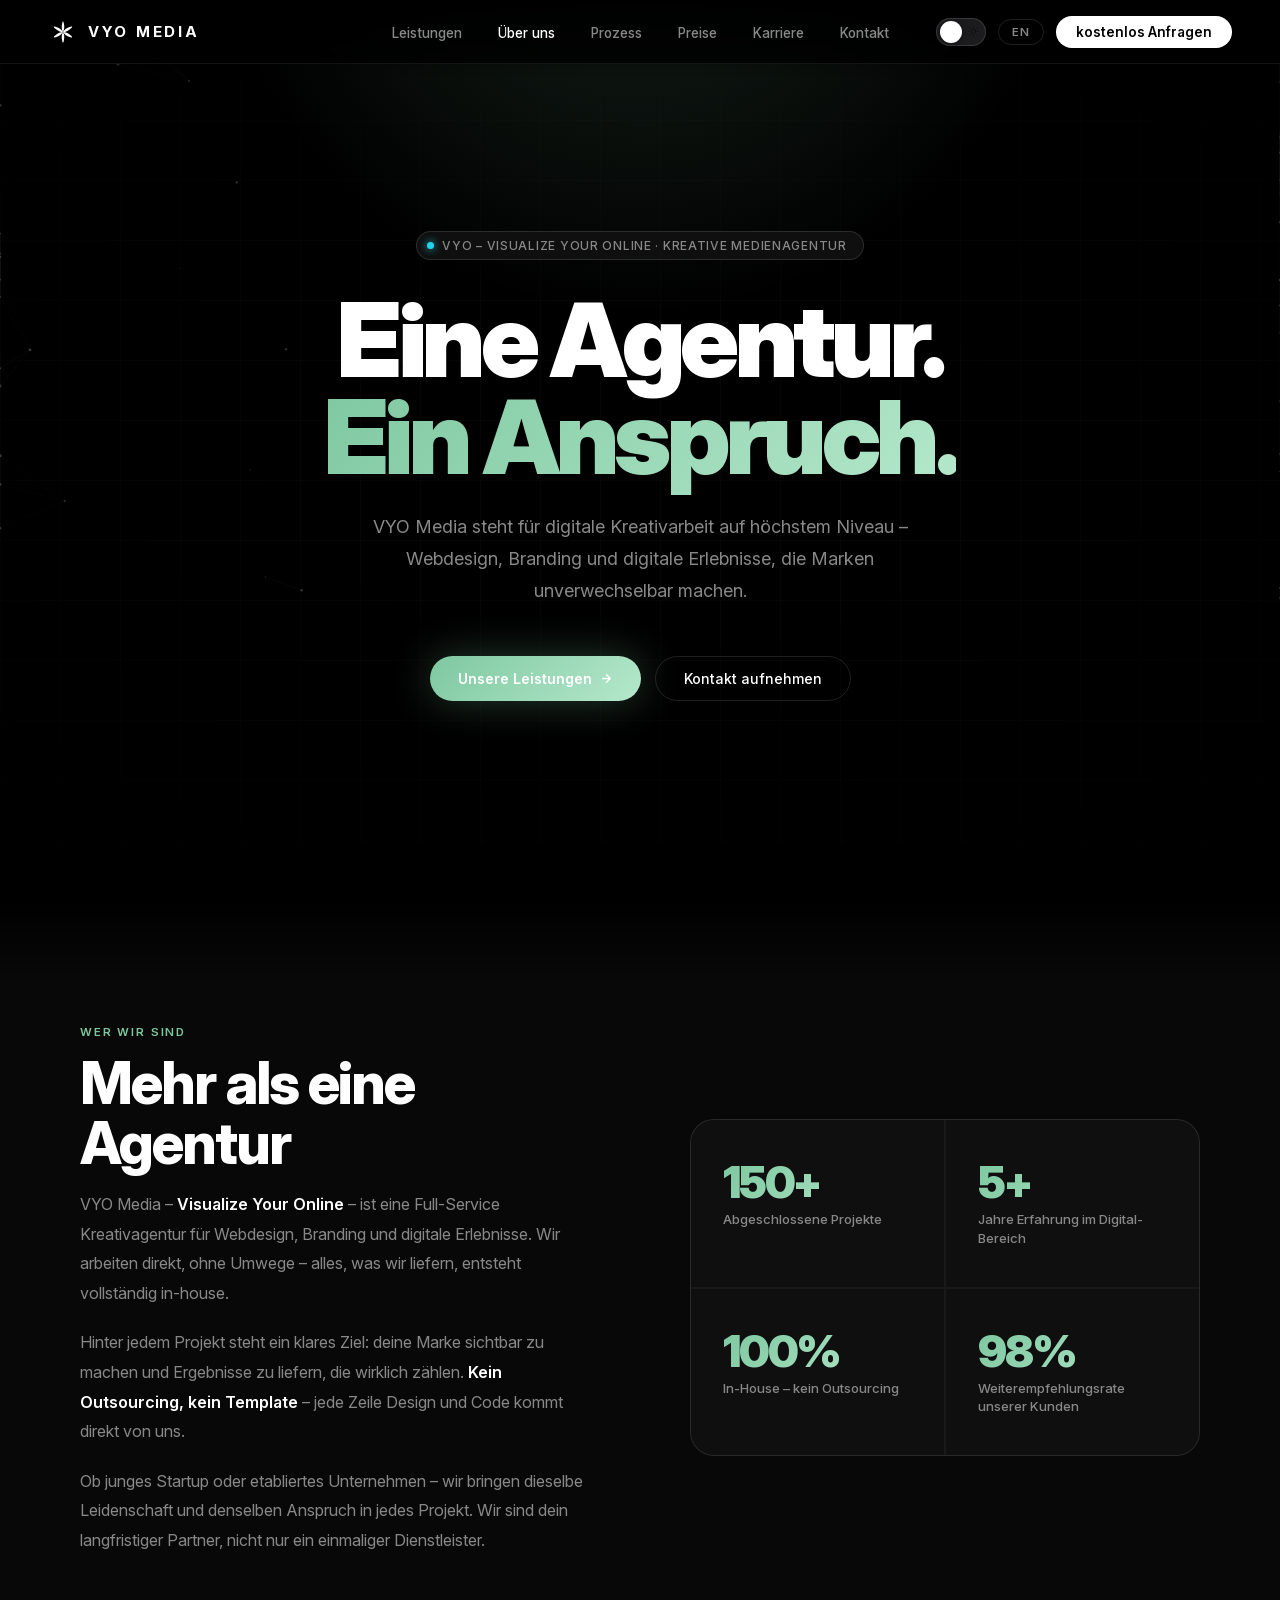
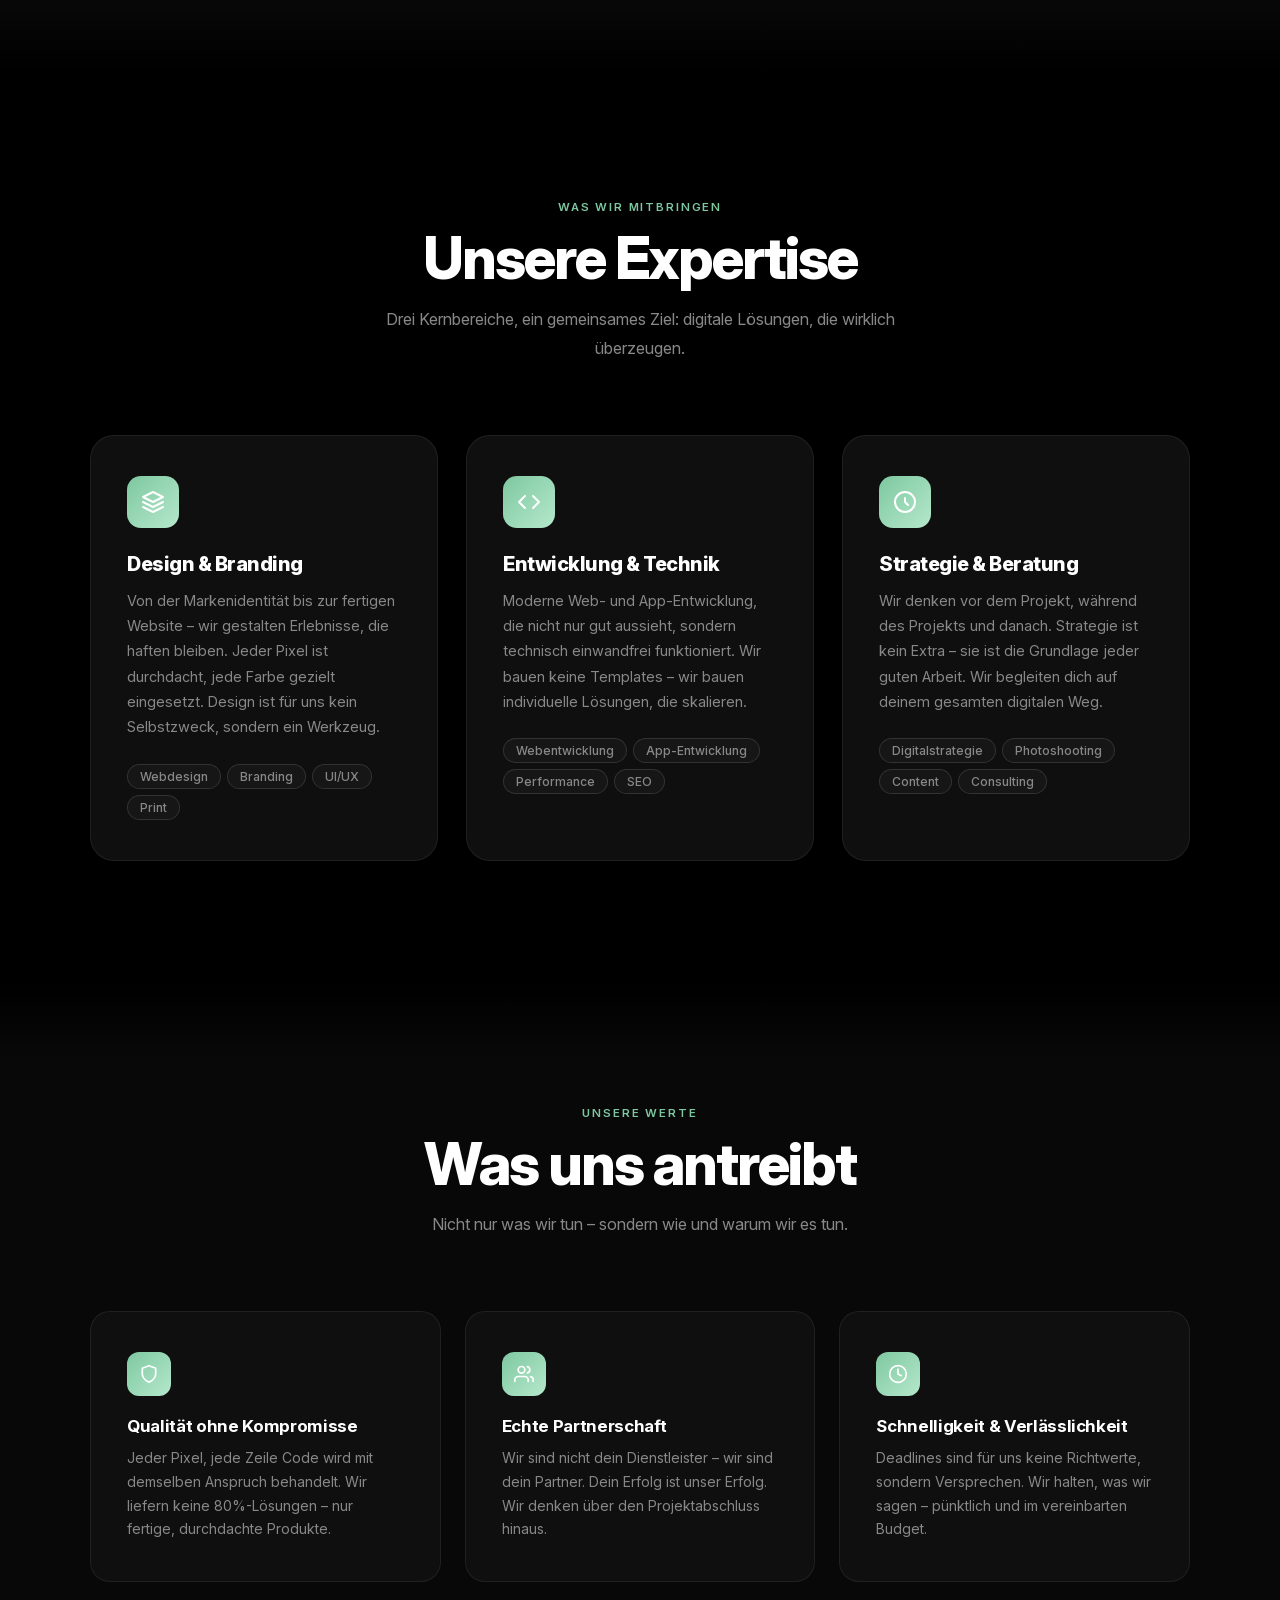
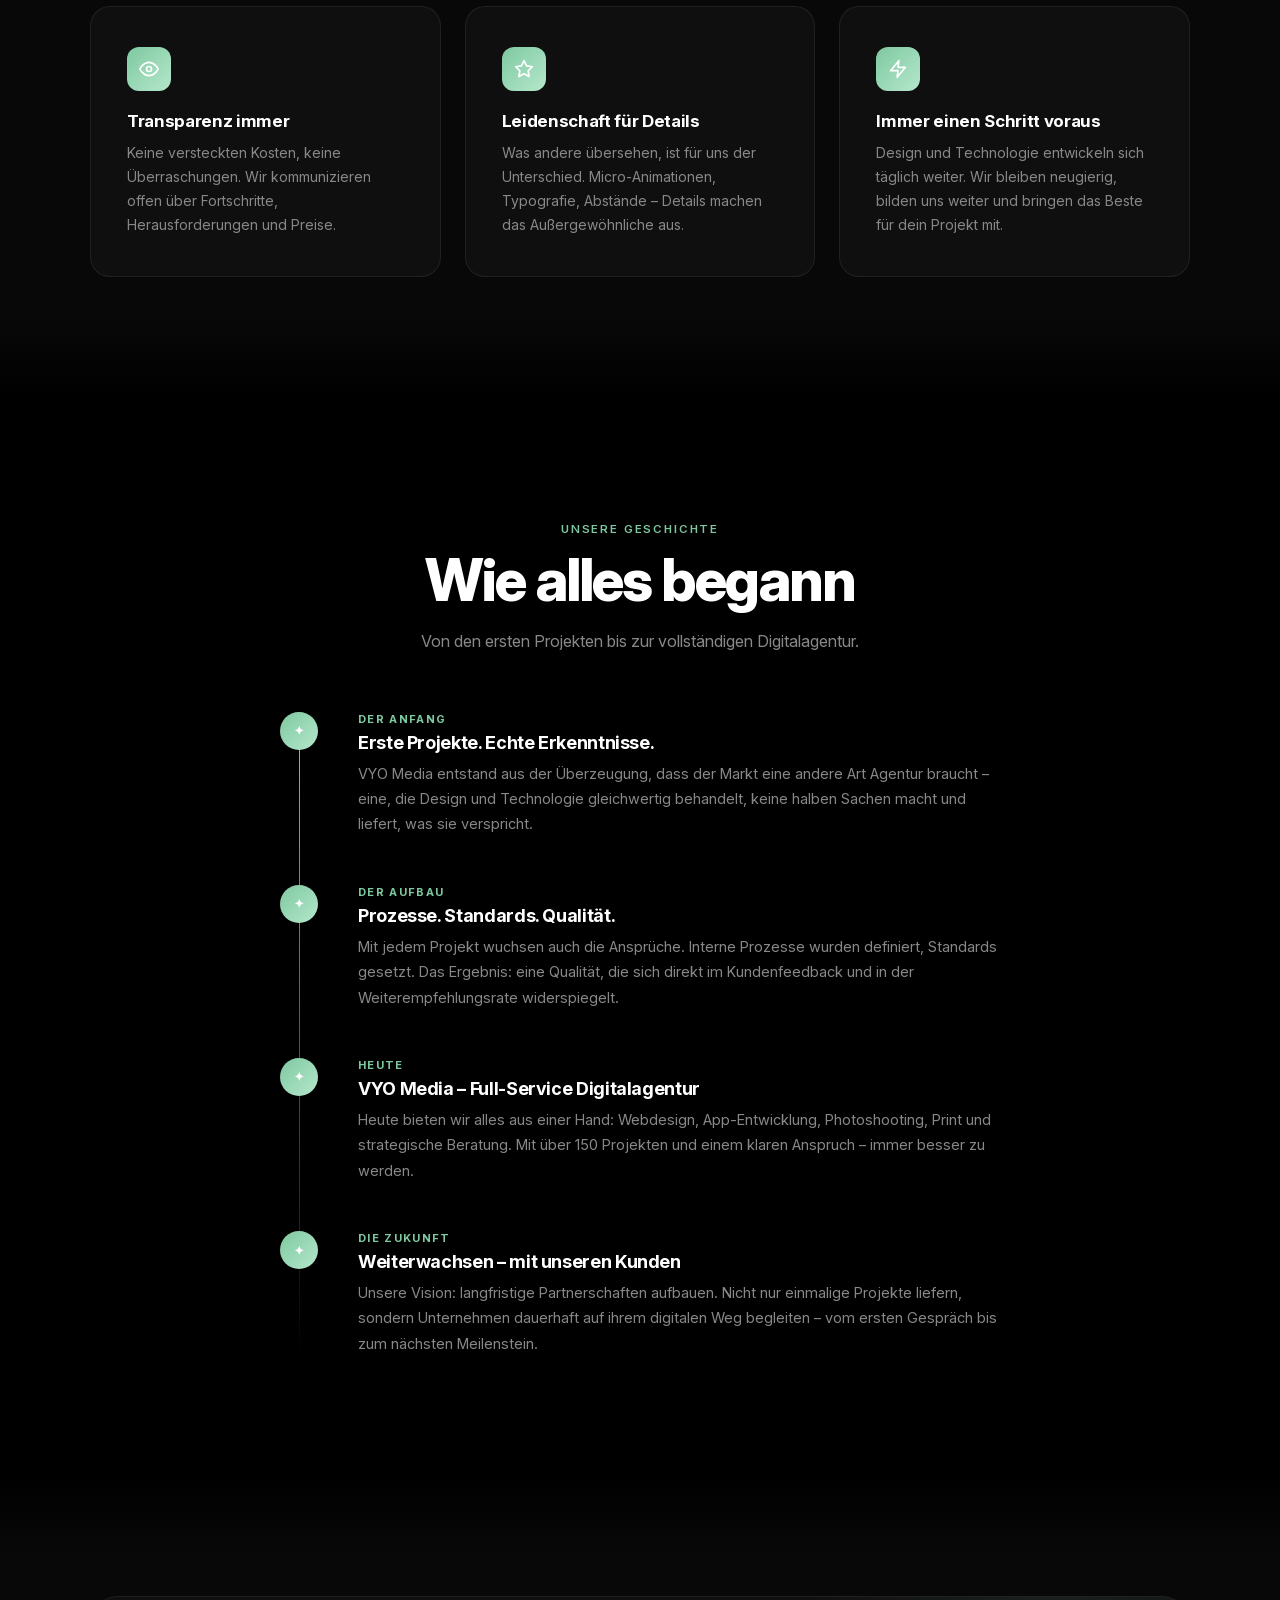
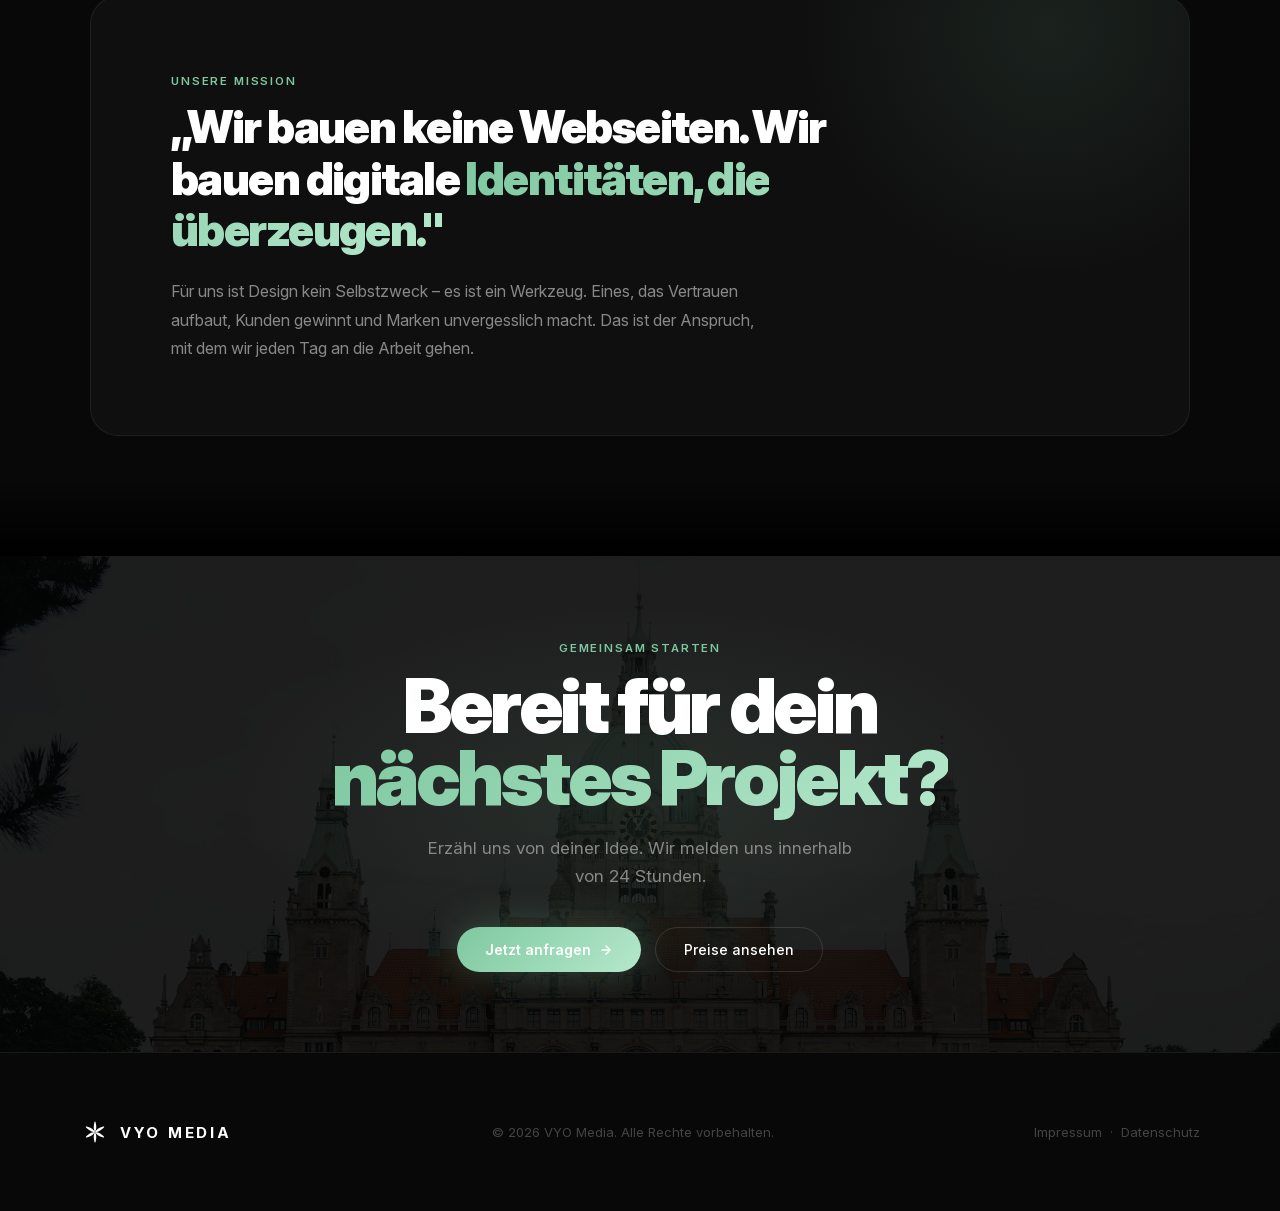
<file: ueber-uns.html>
<!DOCTYPE html>
<html lang="de">
<head>
  <meta charset="UTF-8">
  <meta name="viewport" content="width=device-width, initial-scale=1.0">
  <title>Über uns – VYO Media | Webdesign-Agentur aus Hannover</title>
  <meta name="description" content="Wer steckt hinter VYO Media? Lernen Sie unser Team kennen – eine kreative Webdesign-Agentur aus Hannover mit Leidenschaft für digitale Projekte und starke Marken.">
  <meta name="keywords" content="VYO Media Team, Webdesign Agentur Hannover, Medienagentur Hannover, Content Creation Hannover, kreative Agentur Hannover, digitale Agentur Hannover, über uns VYO Media">
  <link rel="canonical" href="https://vyomedia.de/ueber-uns.html">
  <meta property="og:type" content="website">
  <meta property="og:title" content="Über uns – VYO Media | Webdesign-Agentur aus Hannover">
  <meta property="og:description" content="Lernen Sie das Team hinter VYO Media kennen – kreative Webdesign-Agentur aus Hannover.">
  <meta property="og:url" content="https://vyomedia.de/ueber-uns.html">
  <meta property="og:site_name" content="VYO Media">
  <meta property="og:locale" content="de_DE">
  
  
  <link rel="stylesheet" href="fonts/inter.css">
  <script>if(localStorage.getItem('ace-theme')==='light')document.documentElement.setAttribute('data-theme','light');</script>
  <style>
    :root {
      --bg:        #000000;
      --bg2:       #080808;
      --surface:   #0f0f0f;
      --surface2:  #161616;
      --border:    rgba(255,255,255,0.07);
      --border2:   rgba(255,255,255,0.12);
      --text:      #ffffff;
      --text2:     #888888;
      --text3:     #444444;
      --accent:    #7ec8a0;
      --accent2:   #b5e8cc;
      --gradient:  linear-gradient(135deg, #7ec8a0 0%, #b5e8cc 100%);
      --glow:      rgba(126,200,160,0.15);
    }

    *, *::before, *::after { margin: 0; padding: 0; box-sizing: border-box; }
    html { scroll-behavior: smooth; }
    body {
      font-family: 'Inter', -apple-system, sans-serif;
      background: var(--bg);
      color: var(--text);
      overflow-x: hidden;
      min-width: 320px;
      -webkit-font-smoothing: antialiased;
    }

    /* ─── NAV ──────────────────────────────────────────── */
    nav {
      position: fixed; top: 0; left: 0; right: 0; z-index: 1000;
      display: flex; align-items: center; justify-content: space-between;
      padding: 0 48px; height: 64px;
      background: rgba(0,0,0,0.75);
      backdrop-filter: blur(24px) saturate(180%);
      -webkit-backdrop-filter: blur(24px) saturate(180%);
      border-bottom: 1px solid var(--border);
      transition: background 0.3s;
    }
    .nav-logo { display: flex; align-items: center; gap: 10px; text-decoration: none; color: var(--text); }
    .nav-logo-icon { width: 30px; height: 30px; flex-shrink: 0; }
    .nav-logo-text { font-size: 15px; font-weight: 700; letter-spacing: 0.18em; text-transform: uppercase; }
    .nav-links { display: flex; gap: 36px; list-style: none; position: absolute; left: 50%; transform: translateX(-50%); }
    .nav-links a { color: var(--text2); text-decoration: none; font-size: 13.5px; font-weight: 500; transition: color 0.2s; }
    .nav-links a:hover, .nav-links a.active { color: var(--text); }
    .nav-cta {
      display: inline-flex; align-items: center; gap: 6px;
      background: var(--text); color: var(--bg);
      padding: 8px 20px; border-radius: 999px;
      font-size: 13.5px; font-weight: 600;
      text-decoration: none; transition: opacity 0.2s;
    }
    .nav-cta:hover { opacity: 0.85; }

    /* ─── HERO ─────────────────────────────────────────── */
    .hero {
      min-height: 100vh; display: flex; flex-direction: column;
      align-items: center; justify-content: center;
      text-align: center; padding: 96px 48px 64px;
      position: relative; overflow: hidden;
    }
    #heroCanvas { position: absolute; inset: 0; width: 100%; height: 100%; pointer-events: none; z-index: 0; opacity: 0.5; }
    .hero-glow {
      position: absolute; top: -20%; left: 50%; transform: translateX(-50%);
      width: 900px; height: 500px; pointer-events: none;
      background: radial-gradient(ellipse at 50% 0%, rgba(126,200,160,0.2), transparent 70%);
    }
    .hero-grid-lines {
      position: absolute; inset: 0; pointer-events: none;
      background-image: linear-gradient(rgba(255,255,255,0.02) 1px, transparent 1px), linear-gradient(90deg, rgba(255,255,255,0.02) 1px, transparent 1px);
      background-size: 60px 60px;
      mask-image: radial-gradient(ellipse 80% 60% at 50% 50%, black 30%, transparent 100%);
    }
    .hero-badge {
      position: relative; z-index: 1;
      display: inline-flex; align-items: center; gap: 8px;
      background: var(--surface); border: 1px solid var(--border2);
      border-radius: 999px; padding: 6px 16px 6px 10px;
      font-size: 12px; font-weight: 500; color: var(--text2);
      letter-spacing: 0.06em; text-transform: uppercase; margin-bottom: 32px;
    }
    .badge-dot { width: 7px; height: 7px; border-radius: 50%; background: #22d3ee; box-shadow: 0 0 8px #22d3ee; animation: blink 2.5s ease-in-out infinite; }
    @keyframes blink { 0%,100% { opacity: 1; } 50% { opacity: 0.3; } }
    .hero h1 {
      position: relative; z-index: 1;
      font-size: clamp(48px, 8vw, 110px); font-weight: 900;
      line-height: 0.95; letter-spacing: -0.045em; margin-bottom: 24px;
    }
    .gradient-text { background: var(--gradient); -webkit-background-clip: text; -webkit-text-fill-color: transparent; background-clip: text; }
    .hero-sub {
      position: relative; z-index: 1;
      font-size: clamp(15px, 1.6vw, 18px); color: var(--text2);
      max-width: 560px; line-height: 1.8; margin-bottom: 48px;
    }
    .hero-actions { position: relative; z-index: 1; display: flex; gap: 14px; flex-wrap: wrap; justify-content: center; }
    .btn-primary {
      display: inline-flex; align-items: center; gap: 8px;
      background: var(--gradient); color: #fff;
      padding: 13px 28px; border-radius: 999px;
      font-size: 14px; font-weight: 600;
      text-decoration: none; transition: opacity 0.2s, transform 0.2s;
      box-shadow: 0 0 40px rgba(126,200,160,0.3);
    }
    .btn-primary:hover { opacity: 0.85; transform: translateY(-2px); }
    .btn-ghost {
      display: inline-flex; align-items: center; gap: 8px;
      background: transparent; color: var(--text);
      border: 1px solid var(--border2); padding: 13px 28px; border-radius: 999px;
      font-size: 14px; font-weight: 500;
      text-decoration: none; transition: border-color 0.2s, transform 0.2s;
    }
    .btn-ghost:hover { border-color: rgba(255,255,255,0.35); transform: translateY(-2px); }

    /* ─── SECTION COMMON ───────────────────────────────── */
    .section { padding: 120px 80px; }
    .section-dark { background: var(--bg2); }
    /* ─── SECTION TRANSITIONS ──────────────────────────── */
    section { position: relative; }
    section::before, section::after {
      content: ''; position: absolute;
      left: 0; right: 0; height: 80px;
      pointer-events: none; z-index: 2;
    }
    section::before { top: 0; background: linear-gradient(to bottom, var(--bg), transparent); }
    section::after  { bottom: 0; background: linear-gradient(to top, var(--bg), transparent); }

    .section-label { display: inline-block; font-size: 11.5px; font-weight: 600; letter-spacing: 0.16em; text-transform: uppercase; color: var(--accent); margin-bottom: 14px; }
    .section-title { font-size: clamp(32px, 4.5vw, 58px); font-weight: 800; letter-spacing: -0.035em; line-height: 1.05; margin-bottom: 16px; }
    .section-sub { font-size: 16px; color: var(--text2); max-width: 560px; line-height: 1.8; }

    /* ─── INTRO SPLIT ──────────────────────────────────── */
    .intro-wrap {
      max-width: 1280px; margin: 0 auto;
      display: grid; grid-template-columns: 1fr 1fr;
      gap: 100px; align-items: center;
    }
    .intro-text p {
      font-size: 16px; color: var(--text2); line-height: 1.85;
      margin-bottom: 20px;
    }
    .intro-text p:last-child { margin-bottom: 0; }
    .intro-text strong { color: var(--text); font-weight: 600; }

    .intro-stats {
      display: grid; grid-template-columns: 1fr 1fr;
      gap: 2px; background: var(--border);
      border: 1px solid var(--border); border-radius: 24px; overflow: hidden;
    }
    .istat {
      background: var(--surface); padding: 40px 32px;
      transition: background 0.2s;
    }
    .istat:hover { background: var(--surface2); }
    .istat-num {
      font-size: 44px; font-weight: 900; letter-spacing: -0.05em; line-height: 1;
      background: var(--gradient); -webkit-background-clip: text;
      -webkit-text-fill-color: transparent; background-clip: text;
      margin-bottom: 6px;
    }
    .istat-label { font-size: 13px; color: var(--text2); font-weight: 500; line-height: 1.4; }

    /* ─── EXPERTISE CARDS ──────────────────────────────── */
    .expertise-grid {
      display: grid; grid-template-columns: repeat(3, 1fr);
      gap: 28px; max-width: 1280px; margin: 72px auto 0;
    }
    .expertise-card {
      background: var(--surface); border: 1px solid var(--border);
      border-radius: 24px; padding: 40px 36px;
      transition: border-color 0.3s, transform 0.3s;
    }
    .expertise-card:hover { border-color: rgba(126,200,160,0.35); transform: translateY(-6px); }
    .expertise-icon {
      width: 52px; height: 52px; border-radius: 14px;
      background: var(--gradient); margin-bottom: 24px;
      display: flex; align-items: center; justify-content: center;
    }
    .expertise-icon svg { width: 24px; height: 24px; stroke: #fff; fill: none; stroke-width: 2; stroke-linecap: round; stroke-linejoin: round; }
    .expertise-card h3 { font-size: 20px; font-weight: 800; letter-spacing: -0.025em; margin-bottom: 12px; }
    .expertise-card p { font-size: 14.5px; color: var(--text2); line-height: 1.75; margin-bottom: 24px; }
    .expertise-tags { display: flex; flex-wrap: wrap; gap: 6px; }
    .expertise-tag {
      background: var(--surface2); border: 1px solid var(--border2);
      color: var(--text2); font-size: 12px; font-weight: 500;
      padding: 4px 12px; border-radius: 999px;
    }

    /* ─── VALUES ───────────────────────────────────────── */
    .values-grid {
      display: grid; grid-template-columns: repeat(3, 1fr);
      gap: 24px; max-width: 1280px; margin: 72px auto 0;
    }
    .value-card {
      background: var(--surface); border: 1px solid var(--border);
      border-radius: 20px; padding: 40px 36px;
      transition: border-color 0.25s, transform 0.25s;
    }
    .value-card:hover { border-color: var(--border2); transform: translateY(-3px); }
    .value-icon {
      width: 44px; height: 44px; border-radius: 12px;
      background: var(--gradient); margin-bottom: 20px;
      display: flex; align-items: center; justify-content: center;
    }
    .value-icon svg { width: 20px; height: 20px; stroke: #fff; fill: none; stroke-width: 2; stroke-linecap: round; stroke-linejoin: round; }
    .value-card h3 { font-size: 17px; font-weight: 700; letter-spacing: -0.02em; margin-bottom: 10px; }
    .value-card p { font-size: 14px; color: var(--text2); line-height: 1.7; }

    /* ─── TIMELINE ─────────────────────────────────────── */
    .story-timeline { max-width: 720px; margin: 56px auto 0; position: relative; }
    .story-timeline::before {
      content: ''; position: absolute; left: 19px; top: 0; bottom: 0;
      width: 1px; background: linear-gradient(to bottom, var(--accent), transparent);
    }
    .story-item { display: flex; gap: 40px; margin-bottom: 48px; }
    .story-item:last-child { margin-bottom: 0; }
    .story-dot {
      width: 38px; height: 38px; border-radius: 50%; flex-shrink: 0;
      background: var(--gradient); display: flex; align-items: center; justify-content: center;
      font-size: 12px; font-weight: 700; position: relative; z-index: 1;
    }
    .story-content {}
    .story-year { font-size: 11px; font-weight: 700; letter-spacing: 0.12em; text-transform: uppercase; color: var(--accent); margin-bottom: 6px; }
    .story-content h3 { font-size: 18px; font-weight: 700; letter-spacing: -0.02em; margin-bottom: 8px; }
    .story-content p { font-size: 14.5px; color: var(--text2); line-height: 1.75; }

    /* ─── MISSION BANNER ───────────────────────────────── */
    .mission-banner {
      max-width: 1280px; margin: 0 auto;
      background: var(--surface); border: 1px solid var(--border);
      border-radius: 28px; padding: 72px 80px;
      position: relative; overflow: hidden;
    }
    .mission-glow {
      position: absolute; top: -50%; right: -10%;
      width: 500px; height: 500px; pointer-events: none;
      background: radial-gradient(circle, rgba(126,200,160,0.1), transparent 70%);
    }
    .mission-banner h2 {
      font-size: clamp(28px, 3.5vw, 48px); font-weight: 900;
      letter-spacing: -0.035em; line-height: 1.15; margin-bottom: 20px;
      position: relative; z-index: 1; max-width: 680px;
    }
    .mission-banner p {
      font-size: 16px; color: var(--text2); line-height: 1.8;
      max-width: 600px; position: relative; z-index: 1;
    }

    /* ─── CTA ──────────────────────────────────────────── */
    .cta-section {
      background-image: linear-gradient(rgba(0,0,0,0.88), rgba(0,0,0,0.88)), url('images/hannover.jpg');
      background-size: cover;
      background-position: center top;
      text-align: center; padding: 80px 48px;
      position: relative; overflow: hidden;
    }
    .cta-glow { position: absolute !important; top: 50%; left: 50%; transform: translate(-50%,-50%); width: 800px; height: 400px; pointer-events: none; background: radial-gradient(ellipse at center, rgba(126,200,160,0.1), transparent 70%); }
    .cta-section > * { position: relative; z-index: 1; }
    .cta-section::before, .cta-section::after { content: none; }
    .cta-section h2 { font-size: clamp(36px, 6vw, 76px); font-weight: 900; letter-spacing: -0.045em; line-height: 0.95; margin-bottom: 20px; }
    .cta-section p { font-size: 17px; color: var(--text2); max-width: 440px; margin: 0 auto 36px; line-height: 1.7; }
    .cta-btns { display: flex; gap: 14px; justify-content: center; flex-wrap: wrap; }

    /* ─── FOOTER ───────────────────────────────────────── */
    footer {
      border-top: 1px solid var(--border); background: var(--bg2);
      padding: 64px 80px; display: flex; justify-content: space-between; align-items: center;
      flex-wrap: wrap; gap: 16px;
    }
    footer p { font-size: 13px; color: var(--text3); }
    footer a { color: var(--text3); text-decoration: none; transition: color 0.2s; }
    footer a:hover { color: var(--text); }

    /* ─── REVEAL ───────────────────────────────────────── */
    .reveal { opacity: 0; transform: translateY(24px); transition: opacity 0.7s ease, transform 0.7s ease; }
    .reveal.in { opacity: 1; transform: none; }
    .reveal-delay-1 { transition-delay: 0.1s; }
    .reveal-delay-2 { transition-delay: 0.2s; }
    .reveal-delay-3 { transition-delay: 0.3s; }
    .reveal-delay-4 { transition-delay: 0.4s; }

    /* ─── LIGHT THEME ──────────────────────────────────── */
    [data-theme="light"] {
      --bg: #f0faf5; --bg2: #e3f5eb; --surface: #d4eddf; --surface2: #c5e6d3;
      --border: rgba(0,80,40,0.1); --border2: rgba(0,80,40,0.18);
      --text: #0a2118; --text2: #3a6b52; --text3: #7aab90;
      --glow: rgba(126,200,160,0.12);
    }
    [data-theme="light"] nav { background: rgba(240,250,245,0.88) !important; border-bottom-color: rgba(0,80,40,0.1); }
    [data-theme="light"] .nav-cta { background: #0a0a0a; color: #fff; }
    [data-theme="light"] .nav-logo-icon path,
    [data-theme="light"] footer .nav-logo-icon path { fill: #0a0a0a; }
    [data-theme="light"] .nav-logo-text,
    [data-theme="light"] .nav-links a { color: var(--text2); }
    [data-theme="light"] .nav-links a:hover { color: var(--text); }
    [data-theme="light"] .hero-grid-lines {
      background-image: linear-gradient(rgba(0,0,0,0.04) 1px,transparent 1px),linear-gradient(90deg,rgba(0,0,0,0.04) 1px,transparent 1px);
    }
    [data-theme="light"] .btn-ghost { color: #0a0a0a; border-color: rgba(0,0,0,0.2); }
    [data-theme="light"] .btn-ghost:hover { border-color: rgba(0,0,0,0.45); }
    [data-theme="light"] footer p, [data-theme="light"] footer a { color: #999; }
    [data-theme="light"] footer a:hover { color: #0a0a0a; }

    /* ─── TOGGLE ───────────────────────────────────────── */
    .theme-toggle { cursor: pointer; display: flex; align-items: center; }
    .theme-toggle input { display: none; }
    .toggle-track {
      width: 50px; height: 28px; background: #1c1c1e;
      border: 1.5px solid rgba(255,255,255,0.13); border-radius: 999px;
      position: relative; transition: background 0.35s, border-color 0.35s;
      display: flex; align-items: center;
    }
    .toggle-thumb {
      width: 22px; height: 22px; border-radius: 50%; background: #fff;
      position: absolute; left: 3px;
      transition: transform 0.35s cubic-bezier(.34,1.56,.64,1);
      box-shadow: 0 1px 6px rgba(0,0,0,0.4);
    }
    .theme-toggle input:checked ~ .toggle-track { background: #e5e5ea; border-color: rgba(0,0,0,0.1); }
    .theme-toggle input:checked ~ .toggle-track .toggle-thumb { transform: translateX(21px); background: #1c1c1e; }
    .toggle-icons { position: absolute; inset: 0; display: flex; align-items: center; justify-content: space-between; padding: 0 6px; pointer-events: none; }
    .t-moon { width: 11px; height: 11px; stroke: rgba(255,255,255,0.6); fill: none; stroke-width: 2; stroke-linecap: round; }
    .t-sun  { width: 11px; height: 11px; stroke: rgba(0,0,0,0.45);      fill: none; stroke-width: 2; stroke-linecap: round; }

    /* ─── MOBILE ───────────────────────────────────────── */
    @media (max-width: 900px) {
      nav { padding: 0 24px; }
      .nav-links { display: none; }
      .nav-hamburger { display: flex !important; }
      .nav-cta { display: none; }
      .hero { padding: 80px 24px 48px; }
      .section { padding: 80px 32px; }
      .intro-wrap { grid-template-columns: 1fr; gap: 48px; }
      .expertise-grid { grid-template-columns: 1fr; gap: 16px; }
      .values-grid { grid-template-columns: 1fr; gap: 16px; }
      .mission-banner { padding: 48px 36px; }
      .cta-section { padding: 80px 24px; }
      footer { padding: 48px 32px; flex-direction: column; text-align: center; }
    }

    /* ─── LANG TOGGLE ────────────────────────────────── */
    .lang-toggle {
      background: transparent; border: 1px solid var(--border2);
      color: var(--text2); padding: 5px 13px; border-radius: 999px;
      font-size: 11.5px; font-weight: 600; letter-spacing: 0.1em;
      cursor: pointer; transition: color 0.2s, border-color 0.2s;
      font-family: inherit;
    }
    .lang-toggle:hover { color: var(--text); border-color: var(--text3); }

    /* ─── MOBILE MENU ─────────────────────────────────── */
    .nav-hamburger {
      display: none;
      flex-direction: column;
      justify-content: center;
      align-items: flex-end;
      gap: 5px;
      cursor: pointer;
      background: var(--surface);
      border: 1px solid var(--border2);
      padding: 9px 10px;
      border-radius: 10px;
      position: relative;
      transition: box-shadow 0.25s, border-color 0.25s, background 0.25s;
      overflow: hidden;
    }
    .nav-hamburger::after {
      content: "";
      position: absolute;
      inset: 0;
      background: var(--gradient);
      opacity: 0;
      transition: opacity 0.25s;
      border-radius: inherit;
      z-index: 0;
    }
    .nav-hamburger:hover {
      border-color: transparent;
      box-shadow: 0 0 18px rgba(126,200,160,0.45), 0 0 4px rgba(126,200,160,0.2);
    }
    .nav-hamburger:hover::after { opacity: 0.12; }
    .nav-hamburger span {
      display: block;
      height: 1.5px;
      background: linear-gradient(90deg, #7ec8a0, #b5e8cc);
      border-radius: 2px;
      transition: transform 0.32s cubic-bezier(.16,1,.3,1), opacity 0.25s, width 0.25s;
      transform-origin: center;
      position: relative;
      z-index: 1;
    }
    .nav-hamburger span:nth-child(1) { width: 14px; }
    .nav-hamburger span:nth-child(2) { width: 22px; }
    .nav-hamburger span:nth-child(3) { width: 18px; }
    .nav-hamburger:hover span { width: 22px; }
    .nav-hamburger.open span:nth-child(1) { width: 22px; transform: translateY(6.5px) rotate(45deg); }
    .nav-hamburger.open span:nth-child(2) { opacity: 0; transform: scaleX(0); }
    .nav-hamburger.open span:nth-child(3) { width: 22px; transform: translateY(-6.5px) rotate(-45deg); }
    .nav-hamburger.open { border-color: rgba(126,200,160,0.4); box-shadow: 0 0 20px rgba(126,200,160,0.3); }
    .nav-hamburger.open::after { opacity: 0.1; }
    .mobile-menu {
      position: fixed; top: 64px; left: 0; right: 0;
      background: rgba(8,8,8,0.97);
      backdrop-filter: blur(24px) saturate(180%);
      -webkit-backdrop-filter: blur(24px) saturate(180%);
      border-bottom: 1px solid var(--border);
      z-index: 998;
      display: none; flex-direction: column;
      animation: mobileMenuIn 0.22s ease both;
    }
    .mobile-menu.open { display: flex; }
    @keyframes mobileMenuIn {
      from { opacity: 0; transform: translateY(-6px); }
      to   { opacity: 1; transform: translateY(0); }
    }
    .mobile-menu a {
      padding: 15px 28px;
      font-size: 15px; font-weight: 500; letter-spacing: 0.01em;
      color: var(--text2); text-decoration: none;
      border-bottom: 1px solid var(--border);
      transition: color 0.15s, background 0.15s;
      display: flex; align-items: center; justify-content: space-between;
    }
    .mobile-menu a::after { content: '→'; font-size: 13px; opacity: 0.4; transition: opacity 0.15s, transform 0.15s; }
    .mobile-menu a:hover { color: var(--text); background: var(--surface); }
    .mobile-menu a:hover::after { opacity: 1; transform: translateX(3px); }
    .mobile-menu a:last-child { border-bottom: none; }
    .mobile-menu-cta {
      margin: 16px 24px 20px !important;
      padding: 13px 20px !important;
      background: var(--text) !important; color: var(--bg) !important;
      border-radius: 999px !important; text-align: center !important;
      font-weight: 600 !important; border-bottom: none !important;
      justify-content: center !important;
    }
    .mobile-menu-cta::after { display: none !important; }
    [data-theme="light"] .mobile-menu { background: rgba(240,250,245,0.97); }
    [data-theme="light"] .mobile-menu-cta { background: #0a0a0a !important; color: #fff !important; }

    @media (max-width: 540px) {
      body { overflow-x: hidden; }
      nav { padding: 0 16px; }
      .hero { padding: 80px 20px 40px; }
      .section { padding: 60px 20px; }
      .section-title { font-size: clamp(24px, 7vw, 34px); }
      .section-sub { font-size: 15px; }
      .mission-banner { padding: 40px 24px; border-radius: 16px; }
      .mission-banner h2 { font-size: clamp(26px, 7vw, 40px); }
      .cta-section { padding: 60px 20px; }
      .cta-btns { flex-direction: column; align-items: center; gap: 10px; }
      .btn-primary, .btn-ghost { width: 100%; max-width: 280px; text-align: center; padding: 14px 20px; justify-content: center; }
      footer { padding: 40px 24px 24px; flex-direction: column; text-align: center; }
      .expertise-card { padding: 28px 24px; }
    }

    @media (max-width: 390px) {
      .hero { padding: 80px 16px 36px; }
      .section { padding: 40px 16px; }
      .mission-banner { padding: 28px 16px; border-radius: 14px; }
    }

    @media (hover: none) {
      .expertise-card:hover { transform: none; border-color: var(--border); }
      .value-card:hover { transform: none; border-color: var(--border); }
      .btn-primary:hover, .btn-ghost:hover { transform: none; }
    }
    </style>
</head>
<body>

<!-- ════════════ NAV ════════════ -->
<nav id="navbar">
  <a href="index.html" class="nav-logo">
    <svg class="nav-logo-icon" viewBox="0 0 100 100" xmlns="http://www.w3.org/2000/svg">
      <g fill="white">
        <path d="M50,50 C46,43 44,34 47.5,20 C48.5,13 51.5,13 52.5,20 C56,34 54,43 50,50Z" transform="rotate(0,50,50)"/>
        <path d="M50,50 C46,43 44,34 47.5,20 C48.5,13 51.5,13 52.5,20 C56,34 54,43 50,50Z" transform="rotate(60,50,50)"/>
        <path d="M50,50 C46,43 44,34 47.5,20 C48.5,13 51.5,13 52.5,20 C56,34 54,43 50,50Z" transform="rotate(120,50,50)"/>
        <path d="M50,50 C46,43 44,34 47.5,20 C48.5,13 51.5,13 52.5,20 C56,34 54,43 50,50Z" transform="rotate(180,50,50)"/>
        <path d="M50,50 C46,43 44,34 47.5,20 C48.5,13 51.5,13 52.5,20 C56,34 54,43 50,50Z" transform="rotate(240,50,50)"/>
        <path d="M50,50 C46,43 44,34 47.5,20 C48.5,13 51.5,13 52.5,20 C56,34 54,43 50,50Z" transform="rotate(300,50,50)"/>
      </g>
    </svg>
    <span class="nav-logo-text">VYO Media</span>
  </a>
  <ul class="nav-links">
    <li><a href="leistungen.html" data-i18n="nav-services">Leistungen</a></li>
    <li><a href="ueber-uns.html" class="active" data-i18n="nav-about">Über uns</a></li>
    <li><a href="prozess.html" data-i18n="nav-process">Prozess</a></li>
    <li><a href="preise.html" data-i18n="nav-pricing">Preise</a></li>
    <li><a href="karriere.html" data-i18n="nav-careers">Karriere</a></li>
    <li><a href="index.html#contact" data-i18n="nav-contact">Kontakt</a></li>
  </ul>
  <div style="display:flex;align-items:center;gap:12px">
    <label class="theme-toggle" aria-label="Theme umschalten">
      <input type="checkbox" id="themeToggle">
      <span class="toggle-track">
        <span class="toggle-icons">
          <svg class="t-moon" viewBox="0 0 24 24"><path d="M21 12.79A9 9 0 1 1 11.21 3 7 7 0 0 0 21 12.79z"/></svg>
          <svg class="t-sun" viewBox="0 0 24 24"><circle cx="12" cy="12" r="5"/><line x1="12" y1="1" x2="12" y2="3"/><line x1="12" y1="21" x2="12" y2="23"/><line x1="4.22" y1="4.22" x2="5.64" y2="5.64"/><line x1="18.36" y1="18.36" x2="19.78" y2="19.78"/><line x1="1" y1="12" x2="3" y2="12"/><line x1="21" y1="12" x2="23" y2="12"/><line x1="4.22" y1="19.78" x2="5.64" y2="18.36"/><line x1="18.36" y1="5.64" x2="19.78" y2="4.22"/></svg>
        </span>
        <span class="toggle-thumb"></span>
      </span>
    </label>
    <button class="lang-toggle" id="langToggle">EN</button>
    <button class="nav-hamburger" id="navHamburger" aria-label="Menü öffnen"><span></span><span></span><span></span></button>
    <a href="anfragen.html" class="nav-cta" data-i18n="nav-cta">kostenlos Anfragen</a>
  </div>
</nav>
<div class="mobile-menu" id="mobileMenu">
  <a href="leistungen.html" data-i18n="nav-services">Leistungen</a>
  <a href="ueber-uns.html" data-i18n="nav-about">Über uns</a>
  <a href="prozess.html" data-i18n="nav-process">Prozess</a>
  <a href="preise.html" data-i18n="nav-pricing">Preise</a>
  <a href="karriere.html" data-i18n="nav-careers">Karriere</a>
  <a href="index.html#contact" data-i18n="nav-contact">Kontakt</a>
  <a href="anfragen.html" class="mobile-menu-cta" data-i18n="nav-cta">kostenlos Anfragen</a>
</div>

<!-- ════════════ HERO ════════════ -->
<section class="hero">
  <canvas id="heroCanvas"></canvas>
  <div class="hero-glow"></div>
  <div class="hero-grid-lines"></div>
  <div class="hero-badge"><span class="badge-dot"></span><span data-i18n="hero-badge">VYO – Visualize Your Online · Kreative Medienagentur</span></div>
  <h1>
    <span data-i18n="hero-h1a">Eine Agentur.</span><br>
    <span class="gradient-text" data-i18n="hero-h1b">Ein Anspruch.</span>
  </h1>
  <p class="hero-sub" data-i18n="hero-sub">
    VYO Media steht für digitale Kreativarbeit auf höchstem Niveau – Webdesign, Branding und
    digitale Erlebnisse, die Marken unverwechselbar machen.
  </p>
  <div class="hero-actions">
    <a href="leistungen.html" class="btn-primary">
      <span data-i18n="hero-btn1">Unsere Leistungen</span>
      <svg width="13" height="13" viewBox="0 0 24 24" fill="none" stroke="currentColor" stroke-width="2.5" stroke-linecap="round" stroke-linejoin="round"><path d="M5 12h14M12 5l7 7-7 7"/></svg>
    </a>
    <a href="anfragen.html" class="btn-ghost" data-i18n="hero-btn2">Kontakt aufnehmen</a>
  </div>
</section>

<!-- ════════════ INTRO / ZAHLEN ════════════ -->
<section class="section section-dark">
  <div class="intro-wrap">
    <div class="intro-text reveal">
      <div class="section-label" data-i18n="intro-label">Wer wir sind</div>
      <h2 class="section-title" data-i18n="intro-title">Mehr als eine Agentur</h2>
      <p data-i18n="intro-p1">
        VYO Media – <strong>Visualize Your Online</strong> – ist eine Full-Service Kreativagentur
        für Webdesign, Branding und digitale Erlebnisse. Wir arbeiten direkt, ohne Umwege –
        alles, was wir liefern, entsteht vollständig in-house.
      </p>
      <p data-i18n="intro-p2">
        Hinter jedem Projekt steht ein klares Ziel: deine Marke sichtbar zu machen und
        Ergebnisse zu liefern, die wirklich zählen. <strong>Kein Outsourcing, kein Template</strong> –
        jede Zeile Design und Code kommt direkt von uns.
      </p>
      <p data-i18n="intro-p3">
        Ob junges Startup oder etabliertes Unternehmen – wir bringen dieselbe Leidenschaft
        und denselben Anspruch in jedes Projekt. Wir sind dein langfristiger Partner,
        nicht nur ein einmaliger Dienstleister.
      </p>
    </div>

    <div class="intro-stats reveal reveal-delay-2">
      <div class="istat">
        <div class="istat-num">150+</div>
        <div class="istat-label" data-i18n="istat1">Abgeschlossene Projekte</div>
      </div>
      <div class="istat">
        <div class="istat-num">5+</div>
        <div class="istat-label" data-i18n="istat2">Jahre Erfahrung im Digital-Bereich</div>
      </div>
      <div class="istat">
        <div class="istat-num">100%</div>
        <div class="istat-label" data-i18n="istat3">In-House – kein Outsourcing</div>
      </div>
      <div class="istat">
        <div class="istat-num">98%</div>
        <div class="istat-label" data-i18n="istat4">Weiterempfehlungsrate unserer Kunden</div>
      </div>
    </div>
  </div>
</section>

<!-- ════════════ EXPERTISE ════════════ -->
<section class="section">
  <div style="max-width:1100px;margin:0 auto">
    <div class="reveal" style="text-align:center">
      <div class="section-label" data-i18n="exp-label">Was wir mitbringen</div>
      <h2 class="section-title" data-i18n="exp-title">Unsere Expertise</h2>
      <p class="section-sub" style="margin:0 auto" data-i18n="exp-sub">Drei Kernbereiche, ein gemeinsames Ziel: digitale Lösungen, die wirklich überzeugen.</p>
    </div>

    <div class="expertise-grid">

      <div class="expertise-card reveal">
        <div class="expertise-icon">
          <svg viewBox="0 0 24 24"><path d="M12 2L2 7l10 5 10-5-10-5z"/><path d="M2 17l10 5 10-5M2 12l10 5 10-5"/></svg>
        </div>
        <h3 data-i18n="exp1-title">Design & Branding</h3>
        <p data-i18n="exp1-desc">Von der Markenidentität bis zur fertigen Website – wir gestalten Erlebnisse, die haften bleiben. Jeder Pixel ist durchdacht, jede Farbe gezielt eingesetzt. Design ist für uns kein Selbstzweck, sondern ein Werkzeug.</p>
        <div class="expertise-tags">
          <span class="expertise-tag">Webdesign</span>
          <span class="expertise-tag">Branding</span>
          <span class="expertise-tag">UI/UX</span>
          <span class="expertise-tag">Print</span>
        </div>
      </div>

      <div class="expertise-card reveal reveal-delay-1">
        <div class="expertise-icon">
          <svg viewBox="0 0 24 24"><polyline points="16 18 22 12 16 6"/><polyline points="8 6 2 12 8 18"/></svg>
        </div>
        <h3 data-i18n="exp2-title">Entwicklung & Technik</h3>
        <p data-i18n="exp2-desc">Moderne Web- und App-Entwicklung, die nicht nur gut aussieht, sondern technisch einwandfrei funktioniert. Wir bauen keine Templates – wir bauen individuelle Lösungen, die skalieren.</p>
        <div class="expertise-tags">
          <span class="expertise-tag">Webentwicklung</span>
          <span class="expertise-tag">App-Entwicklung</span>
          <span class="expertise-tag">Performance</span>
          <span class="expertise-tag">SEO</span>
        </div>
      </div>

      <div class="expertise-card reveal reveal-delay-2">
        <div class="expertise-icon">
          <svg viewBox="0 0 24 24"><circle cx="12" cy="12" r="10"/><path d="M12 8v4l3 3"/></svg>
        </div>
        <h3 data-i18n="exp3-title">Strategie & Beratung</h3>
        <p data-i18n="exp3-desc">Wir denken vor dem Projekt, während des Projekts und danach. Strategie ist kein Extra – sie ist die Grundlage jeder guten Arbeit. Wir begleiten dich auf deinem gesamten digitalen Weg.</p>
        <div class="expertise-tags">
          <span class="expertise-tag">Digitalstrategie</span>
          <span class="expertise-tag">Photoshooting</span>
          <span class="expertise-tag">Content</span>
          <span class="expertise-tag">Consulting</span>
        </div>
      </div>

    </div>
  </div>
</section>

<!-- ════════════ VALUES ════════════ -->
<section class="section section-dark">
  <div style="max-width:1100px;margin:0 auto">
    <div class="reveal" style="text-align:center">
      <div class="section-label" data-i18n="values-label">Unsere Werte</div>
      <h2 class="section-title" data-i18n="values-title">Was uns antreibt</h2>
      <p class="section-sub" style="margin:0 auto" data-i18n="values-sub">Nicht nur was wir tun – sondern wie und warum wir es tun.</p>
    </div>

    <div class="values-grid">
      <div class="value-card reveal">
        <div class="value-icon"><svg viewBox="0 0 24 24"><path d="M12 22s8-4 8-10V5l-8-3-8 3v7c0 6 8 10 8 10z"/></svg></div>
        <h3 data-i18n="val1-title">Qualität ohne Kompromisse</h3>
        <p data-i18n="val1-desc">Jeder Pixel, jede Zeile Code wird mit demselben Anspruch behandelt. Wir liefern keine 80%-Lösungen – nur fertige, durchdachte Produkte.</p>
      </div>
      <div class="value-card reveal reveal-delay-1">
        <div class="value-icon"><svg viewBox="0 0 24 24"><path d="M17 21v-2a4 4 0 0 0-4-4H5a4 4 0 0 0-4 4v2"/><circle cx="9" cy="7" r="4"/><path d="M23 21v-2a4 4 0 0 0-3-3.87"/><path d="M16 3.13a4 4 0 0 1 0 7.75"/></svg></div>
        <h3 data-i18n="val2-title">Echte Partnerschaft</h3>
        <p data-i18n="val2-desc">Wir sind nicht dein Dienstleister – wir sind dein Partner. Dein Erfolg ist unser Erfolg. Wir denken über den Projektabschluss hinaus.</p>
      </div>
      <div class="value-card reveal reveal-delay-2">
        <div class="value-icon"><svg viewBox="0 0 24 24"><circle cx="12" cy="12" r="10"/><polyline points="12 6 12 12 16 14"/></svg></div>
        <h3 data-i18n="val3-title">Schnelligkeit & Verlässlichkeit</h3>
        <p data-i18n="val3-desc">Deadlines sind für uns keine Richtwerte, sondern Versprechen. Wir halten, was wir sagen – pünktlich und im vereinbarten Budget.</p>
      </div>
      <div class="value-card reveal reveal-delay-3">
        <div class="value-icon"><svg viewBox="0 0 24 24"><path d="M1 12s4-8 11-8 11 8 11 8-4 8-11 8-11-8-11-8z"/><circle cx="12" cy="12" r="3"/></svg></div>
        <h3 data-i18n="val4-title">Transparenz immer</h3>
        <p data-i18n="val4-desc">Keine versteckten Kosten, keine Überraschungen. Wir kommunizieren offen über Fortschritte, Herausforderungen und Preise.</p>
      </div>
      <div class="value-card reveal reveal-delay-4">
        <div class="value-icon"><svg viewBox="0 0 24 24"><polygon points="12 2 15.09 8.26 22 9.27 17 14.14 18.18 21.02 12 17.77 5.82 21.02 7 14.14 2 9.27 8.91 8.26 12 2"/></svg></div>
        <h3 data-i18n="val5-title">Leidenschaft für Details</h3>
        <p data-i18n="val5-desc">Was andere übersehen, ist für uns der Unterschied. Micro-Animationen, Typografie, Abstände – Details machen das Außergewöhnliche aus.</p>
      </div>
      <div class="value-card reveal reveal-delay-4">
        <div class="value-icon"><svg viewBox="0 0 24 24"><path d="M13 2L3 14h9l-1 8 10-12h-9l1-8z"/></svg></div>
        <h3 data-i18n="val6-title">Immer einen Schritt voraus</h3>
        <p data-i18n="val6-desc">Design und Technologie entwickeln sich täglich weiter. Wir bleiben neugierig, bilden uns weiter und bringen das Beste für dein Projekt mit.</p>
      </div>
    </div>
  </div>
</section>

<!-- ════════════ STORY ════════════ -->
<section class="section">
  <div style="max-width:1100px;margin:0 auto">
    <div class="reveal" style="text-align:center">
      <div class="section-label" data-i18n="story-label">Unsere Geschichte</div>
      <h2 class="section-title" data-i18n="story-title">Wie alles begann</h2>
      <p class="section-sub" style="margin:0 auto" data-i18n="story-sub">Von den ersten Projekten bis zur vollständigen Digitalagentur.</p>
    </div>

    <div class="story-timeline">
      <div class="story-item reveal">
        <div class="story-dot">✦</div>
        <div class="story-content">
          <div class="story-year" data-i18n="story1-year">Der Anfang</div>
          <h3 data-i18n="story1-title">Erste Projekte. Echte Erkenntnisse.</h3>
          <p data-i18n="story1-desc">VYO Media entstand aus der Überzeugung, dass der Markt eine andere Art Agentur braucht – eine, die Design und Technologie gleichwertig behandelt, keine halben Sachen macht und liefert, was sie verspricht.</p>
        </div>
      </div>
      <div class="story-item reveal reveal-delay-1">
        <div class="story-dot">✦</div>
        <div class="story-content">
          <div class="story-year" data-i18n="story2-year">Der Aufbau</div>
          <h3 data-i18n="story2-title">Prozesse. Standards. Qualität.</h3>
          <p data-i18n="story2-desc">Mit jedem Projekt wuchsen auch die Ansprüche. Interne Prozesse wurden definiert, Standards gesetzt. Das Ergebnis: eine Qualität, die sich direkt im Kundenfeedback und in der Weiterempfehlungsrate widerspiegelt.</p>
        </div>
      </div>
      <div class="story-item reveal reveal-delay-2">
        <div class="story-dot">✦</div>
        <div class="story-content">
          <div class="story-year" data-i18n="story3-year">Heute</div>
          <h3 data-i18n="story3-title">VYO Media – Full-Service Digitalagentur</h3>
          <p data-i18n="story3-desc">Heute bieten wir alles aus einer Hand: Webdesign, App-Entwicklung, Photoshooting, Print und strategische Beratung. Mit über 150 Projekten und einem klaren Anspruch – immer besser zu werden.</p>
        </div>
      </div>
      <div class="story-item reveal reveal-delay-3">
        <div class="story-dot">✦</div>
        <div class="story-content">
          <div class="story-year" data-i18n="story4-year">Die Zukunft</div>
          <h3 data-i18n="story4-title">Weiterwachsen – mit unseren Kunden</h3>
          <p data-i18n="story4-desc">Unsere Vision: langfristige Partnerschaften aufbauen. Nicht nur einmalige Projekte liefern, sondern Unternehmen dauerhaft auf ihrem digitalen Weg begleiten – vom ersten Gespräch bis zum nächsten Meilenstein.</p>
        </div>
      </div>
    </div>
  </div>
</section>

<!-- ════════════ MISSION BANNER ════════════ -->
<section class="section section-dark">
  <div style="max-width:1100px;margin:0 auto">
    <div class="mission-banner reveal">
      <div class="mission-glow"></div>
      <div class="section-label" data-i18n="mission-label">Unsere Mission</div>
      <h2 data-i18n="mission-h2">„Wir bauen keine Webseiten. Wir bauen digitale <span class="gradient-text">Identitäten, die überzeugen."</span></h2>
      <p data-i18n="mission-desc">Für uns ist Design kein Selbstzweck – es ist ein Werkzeug. Eines, das Vertrauen aufbaut, Kunden gewinnt und Marken unvergesslich macht. Das ist der Anspruch, mit dem wir jeden Tag an die Arbeit gehen.</p>
    </div>
  </div>
</section>

<!-- ════════════ CTA ════════════ -->
<section class="cta-section">
  <div class="cta-glow"></div>
  <div class="section-label" data-i18n="cta-label">Gemeinsam starten</div>
  <h2><span data-i18n="cta-h1">Bereit für dein</span><br><span class="gradient-text" data-i18n="cta-h2">nächstes Projekt?</span></h2>
  <p data-i18n="cta-desc">Erzähl uns von deiner Idee. Wir melden uns innerhalb von 24 Stunden.</p>
  <div class="cta-btns">
    <a href="anfragen.html" class="btn-primary">
      <span data-i18n="cta-btn1">Jetzt anfragen</span>
      <svg width="14" height="14" viewBox="0 0 24 24" fill="none" stroke="currentColor" stroke-width="2.5" stroke-linecap="round" stroke-linejoin="round"><path d="M5 12h14M12 5l7 7-7 7"/></svg>
    </a>
    <a href="preise.html" class="btn-ghost" data-i18n="cta-btn2">Preise ansehen</a>
  </div>
</section>

<!-- ════════════ FOOTER ════════════ -->
<footer>
  <a href="index.html" class="nav-logo">
    <svg class="nav-logo-icon" viewBox="0 0 100 100" xmlns="http://www.w3.org/2000/svg">
      <g fill="white">
        <path d="M50,50 C46,43 44,34 47.5,20 C48.5,13 51.5,13 52.5,20 C56,34 54,43 50,50Z" transform="rotate(0,50,50)"/>
        <path d="M50,50 C46,43 44,34 47.5,20 C48.5,13 51.5,13 52.5,20 C56,34 54,43 50,50Z" transform="rotate(60,50,50)"/>
        <path d="M50,50 C46,43 44,34 47.5,20 C48.5,13 51.5,13 52.5,20 C56,34 54,43 50,50Z" transform="rotate(120,50,50)"/>
        <path d="M50,50 C46,43 44,34 47.5,20 C48.5,13 51.5,13 52.5,20 C56,34 54,43 50,50Z" transform="rotate(180,50,50)"/>
        <path d="M50,50 C46,43 44,34 47.5,20 C48.5,13 51.5,13 52.5,20 C56,34 54,43 50,50Z" transform="rotate(240,50,50)"/>
        <path d="M50,50 C46,43 44,34 47.5,20 C48.5,13 51.5,13 52.5,20 C56,34 54,43 50,50Z" transform="rotate(300,50,50)"/>
      </g>
    </svg>
    <span class="nav-logo-text">VYO Media</span>
  </a>
  <p data-i18n="footer-copy">© 2026 VYO Media. Alle Rechte vorbehalten.</p>
  <p><a href="impressum.html">Impressum</a> &nbsp;·&nbsp; <a href="datenschutz.html">Datenschutz</a></p>
</footer>

<script>
  const obs = new IntersectionObserver(entries => {
    entries.forEach(e => { if (e.isIntersecting) e.target.classList.add('in'); });
  }, { threshold: 0.1 });
  document.querySelectorAll('.reveal').forEach(el => obs.observe(el));

  const navbar = document.getElementById('navbar');
  function updateNavBg() {
    const light = document.documentElement.getAttribute('data-theme') === 'light';
    navbar.style.background = window.scrollY > 60
      ? (light ? 'rgba(255,255,255,0.97)' : 'rgba(0,0,0,0.97)')
      : (light ? 'rgba(255,255,255,0.88)' : 'rgba(0,0,0,0.75)');
  }
  window.addEventListener('scroll', updateNavBg, { passive: true });

  const themeToggle = document.getElementById('themeToggle');
  function applyTheme(t) {
    if (t === 'light') { document.documentElement.setAttribute('data-theme','light'); themeToggle.checked = true; }
    else { document.documentElement.removeAttribute('data-theme'); themeToggle.checked = false; }
    updateNavBg();
  }
  applyTheme(localStorage.getItem('ace-theme') || 'dark');
  themeToggle.addEventListener('change', () => {
    const t = themeToggle.checked ? 'light' : 'dark';
    localStorage.setItem('ace-theme', t);
    applyTheme(t);
  });

  // Hero canvas
  const canvas = document.getElementById('heroCanvas');
  const ctx = canvas.getContext('2d');
  function resize() { canvas.width = canvas.offsetWidth; canvas.height = canvas.offsetHeight; }
  resize();
  window.addEventListener('resize', resize, { passive: true });
  const pts = Array.from({ length: 60 }, () => ({
    x: Math.random() * canvas.width, y: Math.random() * canvas.height,
    vx: (Math.random() - 0.5) * 0.3, vy: (Math.random() - 0.5) * 0.3,
    r: Math.random() * 1.2 + 0.4,
  }));
  (function draw() {
    ctx.clearRect(0, 0, canvas.width, canvas.height);
    const light = document.documentElement.getAttribute('data-theme') === 'light';
    pts.forEach(p => {
      p.x += p.vx; p.y += p.vy;
      if (p.x < 0) p.x = canvas.width; if (p.x > canvas.width) p.x = 0;
      if (p.y < 0) p.y = canvas.height; if (p.y > canvas.height) p.y = 0;
      ctx.beginPath(); ctx.arc(p.x, p.y, p.r, 0, Math.PI*2);
      ctx.fillStyle = light ? 'rgba(0,0,0,0.2)' : 'rgba(255,255,255,0.4)'; ctx.fill();
    });
    for (let i = 0; i < pts.length; i++) {
      for (let j = i+1; j < pts.length; j++) {
        const dx = pts[i].x-pts[j].x, dy = pts[i].y-pts[j].y;
        const d = Math.sqrt(dx*dx+dy*dy);
        if (d < 110) {
          ctx.beginPath(); ctx.moveTo(pts[i].x,pts[i].y); ctx.lineTo(pts[j].x,pts[j].y);
          ctx.strokeStyle = `rgba(126,200,160,${(1-d/110)*0.18})`; ctx.lineWidth = 0.6; ctx.stroke();
        }
      }
    }
    requestAnimationFrame(draw);
  })();

  // Mobile hamburger menu
  (function() {
    var hamburger = document.getElementById("navHamburger");
    var mobileMenu = document.getElementById("mobileMenu");
    if (!hamburger || !mobileMenu) return;
    hamburger.addEventListener("click", function(e) {
      e.stopPropagation();
      hamburger.classList.toggle("open");
      mobileMenu.classList.toggle("open");
    });
    document.addEventListener("click", function(e) {
      if (!hamburger.contains(e.target) && !mobileMenu.contains(e.target)) {
        hamburger.classList.remove("open");
        mobileMenu.classList.remove("open");
      }
    });
    mobileMenu.querySelectorAll("a").forEach(function(a) {
      a.addEventListener("click", function() {
        hamburger.classList.remove("open");
        mobileMenu.classList.remove("open");
      });
    });
  })();

  // Language toggle
  const translations = {
    de: {
      'nav-services': 'Leistungen', 'nav-about': 'Über uns', 'nav-process': 'Prozess',
      'nav-pricing': 'Preise', 'nav-careers': 'Karriere', 'nav-contact': 'Kontakt', 'nav-cta': 'kostenlos Anfragen',
      'hero-badge': 'VYO – Visualize Your Online · Kreative Medienagentur',
      'hero-h1a': 'Eine Agentur.', 'hero-h1b': 'Ein Anspruch.',
      'hero-sub': 'VYO Media steht für digitale Kreativarbeit auf höchstem Niveau – Webdesign, Branding und digitale Erlebnisse, die Marken unverwechselbar machen.',
      'hero-btn1': 'Unsere Leistungen', 'hero-btn2': 'Kontakt aufnehmen',
      'intro-label': 'Wer wir sind', 'intro-title': 'Mehr als eine Agentur',
      'intro-p1': 'VYO Media – Visualize Your Online – ist eine Full-Service Kreativagentur für Webdesign, Branding und digitale Erlebnisse. Wir arbeiten direkt, ohne Umwege – alles, was wir liefern, entsteht vollständig in-house.',
      'intro-p2': 'Hinter jedem Projekt steht ein klares Ziel: deine Marke sichtbar zu machen und Ergebnisse zu liefern, die wirklich zählen. Kein Outsourcing, kein Template – jede Zeile Design und Code kommt direkt von uns.',
      'intro-p3': 'Ob junges Startup oder etabliertes Unternehmen – wir bringen dieselbe Leidenschaft und denselben Anspruch in jedes Projekt. Wir sind dein langfristiger Partner, nicht nur ein einmaliger Dienstleister.',
      'istat1': 'Abgeschlossene Projekte', 'istat2': 'Jahre Erfahrung im Digital-Bereich',
      'istat3': 'In-House – kein Outsourcing', 'istat4': 'Weiterempfehlungsrate unserer Kunden',
      'exp-label': 'Was wir mitbringen', 'exp-title': 'Unsere Expertise',
      'exp-sub': 'Drei Kernbereiche, ein gemeinsames Ziel: digitale Lösungen, die wirklich überzeugen.',
      'exp1-title': 'Design & Branding',
      'exp1-desc': 'Von der Markenidentität bis zur fertigen Website – wir gestalten Erlebnisse, die haften bleiben. Jeder Pixel ist durchdacht, jede Farbe gezielt eingesetzt. Design ist für uns kein Selbstzweck, sondern ein Werkzeug.',
      'exp2-title': 'Entwicklung & Technik',
      'exp2-desc': 'Moderne Web- und App-Entwicklung, die nicht nur gut aussieht, sondern technisch einwandfrei funktioniert. Wir bauen keine Templates – wir bauen individuelle Lösungen, die skalieren.',
      'exp3-title': 'Strategie & Beratung',
      'exp3-desc': 'Wir denken vor dem Projekt, während des Projekts und danach. Strategie ist kein Extra – sie ist die Grundlage jeder guten Arbeit. Wir begleiten dich auf deinem gesamten digitalen Weg.',
      'values-label': 'Unsere Werte', 'values-title': 'Was uns antreibt',
      'values-sub': 'Nicht nur was wir tun – sondern wie und warum wir es tun.',
      'val1-title': 'Qualität ohne Kompromisse', 'val1-desc': 'Jeder Pixel, jede Zeile Code wird mit demselben Anspruch behandelt. Wir liefern keine 80%-Lösungen – nur fertige, durchdachte Produkte.',
      'val2-title': 'Echte Partnerschaft', 'val2-desc': 'Wir sind nicht dein Dienstleister – wir sind dein Partner. Dein Erfolg ist unser Erfolg. Wir denken über den Projektabschluss hinaus.',
      'val3-title': 'Schnelligkeit & Verlässlichkeit', 'val3-desc': 'Deadlines sind für uns keine Richtwerte, sondern Versprechen. Wir halten, was wir sagen – pünktlich und im vereinbarten Budget.',
      'val4-title': 'Transparenz immer', 'val4-desc': 'Keine versteckten Kosten, keine Überraschungen. Wir kommunizieren offen über Fortschritte, Herausforderungen und Preise.',
      'val5-title': 'Leidenschaft für Details', 'val5-desc': 'Was andere übersehen, ist für uns der Unterschied. Micro-Animationen, Typografie, Abstände – Details machen das Außergewöhnliche aus.',
      'val6-title': 'Immer einen Schritt voraus', 'val6-desc': 'Design und Technologie entwickeln sich täglich weiter. Wir bleiben neugierig, bilden uns weiter und bringen das Beste für dein Projekt mit.',
      'story-label': 'Unsere Geschichte', 'story-title': 'Wie alles begann',
      'story-sub': 'Von den ersten Projekten bis zur vollständigen Digitalagentur.',
      'story1-year': 'Der Anfang', 'story1-title': 'Erste Projekte. Echte Erkenntnisse.',
      'story1-desc': 'VYO Media entstand aus der Überzeugung, dass der Markt eine andere Art Agentur braucht – eine, die Design und Technologie gleichwertig behandelt, keine halben Sachen macht und liefert, was sie verspricht.',
      'story2-year': 'Der Aufbau', 'story2-title': 'Prozesse. Standards. Qualität.',
      'story2-desc': 'Mit jedem Projekt wuchsen auch die Ansprüche. Interne Prozesse wurden definiert, Standards gesetzt. Das Ergebnis: eine Qualität, die sich direkt im Kundenfeedback und in der Weiterempfehlungsrate widerspiegelt.',
      'story3-year': 'Heute', 'story3-title': 'VYO Media – Full-Service Digitalagentur',
      'story3-desc': 'Heute bieten wir alles aus einer Hand: Webdesign, App-Entwicklung, Photoshooting, Print und strategische Beratung. Mit über 150 Projekten und einem klaren Anspruch – immer besser zu werden.',
      'story4-year': 'Die Zukunft', 'story4-title': 'Weiterwachsen – mit unseren Kunden',
      'story4-desc': 'Unsere Vision: langfristige Partnerschaften aufbauen. Nicht nur einmalige Projekte liefern, sondern Unternehmen dauerhaft auf ihrem digitalen Weg begleiten – vom ersten Gespräch bis zum nächsten Meilenstein.',
      'mission-label': 'Unsere Mission',
      'mission-h2': '„Wir bauen keine Webseiten. Wir bauen digitale Identitäten, die überzeugen."',
      'mission-desc': 'Für uns ist Design kein Selbstzweck – es ist ein Werkzeug. Eines, das Vertrauen aufbaut, Kunden gewinnt und Marken unvergesslich macht. Das ist der Anspruch, mit dem wir jeden Tag an die Arbeit gehen.',
      'cta-label': 'Gemeinsam starten', 'cta-h1': 'Bereit für dein', 'cta-h2': 'nächstes Projekt?',
      'cta-desc': 'Erzähl uns von deiner Idee. Wir melden uns innerhalb von 24 Stunden.',
      'cta-btn1': 'Jetzt anfragen', 'cta-btn2': 'Preise ansehen',
      'footer-copy': '© 2026 VYO Media. Alle Rechte vorbehalten.',
    },
    en: {
      'nav-services': 'Services', 'nav-about': 'About', 'nav-process': 'Process',
      'nav-pricing': 'Pricing', 'nav-careers': 'Careers', 'nav-contact': 'Contact', 'nav-cta': 'Get a free quote',
      'hero-badge': 'VYO – Visualize Your Online · Creative Media Agency',
      'hero-h1a': 'One Agency.', 'hero-h1b': 'One Standard.',
      'hero-sub': 'VYO Media stands for digital creative work at the highest level – web design, branding and digital experiences that make brands unmistakable.',
      'hero-btn1': 'Our Services', 'hero-btn2': 'Get in touch',
      'intro-label': 'Who we are', 'intro-title': 'More than an agency',
      'intro-p1': 'VYO Media – Visualize Your Online – is a full-service creative agency for web design, branding and digital experiences. We work directly, without detours – everything we deliver is created entirely in-house.',
      'intro-p2': 'Behind every project is a clear goal: to make your brand visible and deliver results that really matter. No outsourcing, no templates – every line of design and code comes directly from us.',
      'intro-p3': 'Whether a young startup or an established company – we bring the same passion and the same standard to every project. We are your long-term partner, not just a one-off service provider.',
      'istat1': 'Completed Projects', 'istat2': 'Years of Digital Experience',
      'istat3': '100% In-House – no outsourcing', 'istat4': 'Referral Rate from Clients',
      'exp-label': 'What we bring', 'exp-title': 'Our Expertise',
      'exp-sub': 'Three core areas, one shared goal: digital solutions that truly convince.',
      'exp1-title': 'Design & Branding',
      'exp1-desc': 'From brand identity to the finished website – we create experiences that stick. Every pixel is deliberate, every colour purposeful. Design is not an end in itself for us, it is a tool.',
      'exp2-title': 'Development & Technology',
      'exp2-desc': 'Modern web and app development that not only looks great but works flawlessly. We don\'t build templates – we build individual solutions that scale.',
      'exp3-title': 'Strategy & Consulting',
      'exp3-desc': 'We think before the project, during the project and after. Strategy is not an extra – it is the foundation of all good work. We accompany you on your entire digital journey.',
      'values-label': 'Our Values', 'values-title': 'What drives us',
      'values-sub': 'Not just what we do – but how and why we do it.',
      'val1-title': 'Quality without compromise', 'val1-desc': 'Every pixel, every line of code is treated with the same standard. We don\'t deliver 80% solutions – only finished, well-thought-out products.',
      'val2-title': 'True partnership', 'val2-desc': 'We are not your service provider – we are your partner. Your success is our success. We think beyond the project completion.',
      'val3-title': 'Speed & Reliability', 'val3-desc': 'Deadlines are not guidelines for us, they are promises. We deliver what we say – on time and within the agreed budget.',
      'val4-title': 'Transparency always', 'val4-desc': 'No hidden costs, no surprises. We communicate openly about progress, challenges and pricing.',
      'val5-title': 'Passion for details', 'val5-desc': 'What others overlook is the difference for us. Micro-animations, typography, spacing – details make the extraordinary.',
      'val6-title': 'Always one step ahead', 'val6-desc': 'Design and technology evolve every day. We stay curious, keep learning and bring the best to your project.',
      'story-label': 'Our Story', 'story-title': 'How it all began',
      'story-sub': 'From the first projects to a full-service digital agency.',
      'story1-year': 'The Beginning', 'story1-title': 'First projects. Real insights.',
      'story1-desc': 'VYO Media was born from the conviction that the market needs a different kind of agency – one that treats design and technology as equals, does not cut corners, and delivers on its promises.',
      'story2-year': 'The Build-up', 'story2-title': 'Processes. Standards. Quality.',
      'story2-desc': 'With every project the standards grew. Internal processes were defined, benchmarks set. The result: a quality that is reflected directly in client feedback and referral rates.',
      'story3-year': 'Today', 'story3-title': 'VYO Media – Full-Service Digital Agency',
      'story3-desc': 'Today we offer everything in one place: web design, app development, photoshooting, print and strategic consulting. With over 150 projects and a clear ambition – to always do better.',
      'story4-year': 'The Future', 'story4-title': 'Growing – with our clients',
      'story4-desc': 'Our vision: building long-term partnerships. Not just delivering one-off projects, but accompanying companies permanently on their digital journey – from the first conversation to the next milestone.',
      'mission-label': 'Our Mission',
      'mission-h2': '"We don\'t build websites. We build digital identities that convince."',
      'mission-desc': 'For us, design is not an end in itself – it is a tool. One that builds trust, wins clients and makes brands unforgettable. That is the standard we bring to work every day.',
      'cta-label': 'Start together', 'cta-h1': 'Ready for your', 'cta-h2': 'next project?',
      'cta-desc': 'Tell us about your idea. We\'ll get back to you within 24 hours.',
      'cta-btn1': 'Get in touch', 'cta-btn2': 'View Pricing',
      'footer-copy': '© 2026 VYO Media. All rights reserved.',
    }
  };

  let currentLang = localStorage.getItem('ace-lang') || 'de';
  const langToggleBtn = document.getElementById('langToggle');

  function applyLang(lang) {
    document.querySelectorAll('[data-i18n]').forEach(el => {
      const key = el.getAttribute('data-i18n');
      if (translations[lang][key] !== undefined) el.textContent = translations[lang][key];
    });
    document.documentElement.lang = lang === 'en' ? 'en' : 'de';
    langToggleBtn.textContent = lang === 'de' ? 'EN' : 'DE';
    localStorage.setItem('ace-lang', lang);
  }

  langToggleBtn.addEventListener('click', () => {
    currentLang = currentLang === 'de' ? 'en' : 'de';
    applyLang(currentLang);
  });

  if (currentLang === 'en') applyLang('en');
</script>
</body>
</html>
</file>
<file: fonts/inter.css>
/* Inter – self-hosted, DSGVO-konform */

/* italic 400 – cyrillic-ext */
@font-face {
  font-family: 'Inter';
  font-style: italic;
  font-weight: 400;
  font-display: swap;
  src: url('UcC53FwrK3iLTcvneQg7B5iqpJlhKnPCkaL0UUMbndwVgHU.woff2') format('woff2');
  unicode-range: U+0460-052F, U+1C80-1C8A, U+20B4, U+2DE0-2DFF, U+A640-A69F, U+FE2E-FE2F;
}
/* italic 400 – cyrillic */
@font-face {
  font-family: 'Inter';
  font-style: italic;
  font-weight: 400;
  font-display: swap;
  src: url('UcC53FwrK3iLTcvneQg7B5iqpJlhKnPCkaL9UUMbndwVgHU.woff2') format('woff2');
  unicode-range: U+0301, U+0400-045F, U+0490-0491, U+04B0-04B1, U+2116;
}
/* italic 400 – greek-ext */
@font-face {
  font-family: 'Inter';
  font-style: italic;
  font-weight: 400;
  font-display: swap;
  src: url('UcC53FwrK3iLTcvneQg7B5iqpJlhKnPCkaL1UUMbndwVgHU.woff2') format('woff2');
  unicode-range: U+1F00-1FFF;
}
/* italic 400 – greek */
@font-face {
  font-family: 'Inter';
  font-style: italic;
  font-weight: 400;
  font-display: swap;
  src: url('UcC53FwrK3iLTcvneQg7B5iqpJlhKnPCkaL6UUMbndwVgHU.woff2') format('woff2');
  unicode-range: U+0370-0377, U+037A-037F, U+0384-038A, U+038C, U+038E-03A1, U+03A3-03FF;
}
/* italic 400 – vietnamese */
@font-face {
  font-family: 'Inter';
  font-style: italic;
  font-weight: 400;
  font-display: swap;
  src: url('UcC53FwrK3iLTcvneQg7B5iqpJlhKnPCkaL2UUMbndwVgHU.woff2') format('woff2');
  unicode-range: U+0102-0103, U+0110-0111, U+0128-0129, U+0168-0169, U+01A0-01A1, U+01AF-01B0, U+0300-0301, U+0303-0304, U+0308-0309, U+0323, U+0329, U+1EA0-1EF9, U+20AB;
}
/* italic 400 – latin-ext */
@font-face {
  font-family: 'Inter';
  font-style: italic;
  font-weight: 400;
  font-display: swap;
  src: url('UcC53FwrK3iLTcvneQg7B5iqpJlhKnPCkaL3UUMbndwVgHU.woff2') format('woff2');
  unicode-range: U+0100-02BA, U+02BD-02C5, U+02C7-02CC, U+02CE-02D7, U+02DD-02FF, U+0304, U+0308, U+0329, U+1D00-1DBF, U+1E00-1E9F, U+1EF2-1EFF, U+2020, U+20A0-20AB, U+20AD-20C0, U+2113, U+2C60-2C7F, U+A720-A7FF;
}
/* italic 400 – latin */
@font-face {
  font-family: 'Inter';
  font-style: italic;
  font-weight: 400;
  font-display: swap;
  src: url('UcC53FwrK3iLTcvneQg7B5iqpJlhKnPCkaL5UUMbndwV.woff2') format('woff2');
  unicode-range: U+0000-00FF, U+0131, U+0152-0153, U+02BB-02BC, U+02C6, U+02DA, U+02DC, U+0304, U+0308, U+0329, U+2000-206F, U+20AC, U+2122, U+2191, U+2193, U+2212, U+2215, U+FEFF, U+FFFD;
}

/* normal 300–900 – cyrillic-ext */
@font-face {
  font-family: 'Inter';
  font-style: normal;
  font-weight: 300 900;
  font-display: swap;
  src: url('UcCo3FwrK3iLTcvvYwYZ8UA3J58.woff2') format('woff2');
  unicode-range: U+0460-052F, U+1C80-1C8A, U+20B4, U+2DE0-2DFF, U+A640-A69F, U+FE2E-FE2F;
}
/* normal 300–900 – cyrillic */
@font-face {
  font-family: 'Inter';
  font-style: normal;
  font-weight: 300 900;
  font-display: swap;
  src: url('UcCo3FwrK3iLTcvmYwYZ8UA3J58.woff2') format('woff2');
  unicode-range: U+0301, U+0400-045F, U+0490-0491, U+04B0-04B1, U+2116;
}
/* normal 300–900 – greek-ext */
@font-face {
  font-family: 'Inter';
  font-style: normal;
  font-weight: 300 900;
  font-display: swap;
  src: url('UcCo3FwrK3iLTcvuYwYZ8UA3J58.woff2') format('woff2');
  unicode-range: U+1F00-1FFF;
}
/* normal 300–900 – greek */
@font-face {
  font-family: 'Inter';
  font-style: normal;
  font-weight: 300 900;
  font-display: swap;
  src: url('UcCo3FwrK3iLTcvhYwYZ8UA3J58.woff2') format('woff2');
  unicode-range: U+0370-0377, U+037A-037F, U+0384-038A, U+038C, U+038E-03A1, U+03A3-03FF;
}
/* normal 300–900 – vietnamese */
@font-face {
  font-family: 'Inter';
  font-style: normal;
  font-weight: 300 900;
  font-display: swap;
  src: url('UcCo3FwrK3iLTcvtYwYZ8UA3J58.woff2') format('woff2');
  unicode-range: U+0102-0103, U+0110-0111, U+0128-0129, U+0168-0169, U+01A0-01A1, U+01AF-01B0, U+0300-0301, U+0303-0304, U+0308-0309, U+0323, U+0329, U+1EA0-1EF9, U+20AB;
}
/* normal 300–900 – latin-ext */
@font-face {
  font-family: 'Inter';
  font-style: normal;
  font-weight: 300 900;
  font-display: swap;
  src: url('UcCo3FwrK3iLTcvsYwYZ8UA3J58.woff2') format('woff2');
  unicode-range: U+0100-02BA, U+02BD-02C5, U+02C7-02CC, U+02CE-02D7, U+02DD-02FF, U+0304, U+0308, U+0329, U+1D00-1DBF, U+1E00-1E9F, U+1EF2-1EFF, U+2020, U+20A0-20AB, U+20AD-20C0, U+2113, U+2C60-2C7F, U+A720-A7FF;
}
/* normal 300–900 – latin */
@font-face {
  font-family: 'Inter';
  font-style: normal;
  font-weight: 300 900;
  font-display: swap;
  src: url('UcCo3FwrK3iLTcviYwYZ8UA3.woff2') format('woff2');
  unicode-range: U+0000-00FF, U+0131, U+0152-0153, U+02BB-02BC, U+02C6, U+02DA, U+02DC, U+0304, U+0308, U+0329, U+2000-206F, U+20AC, U+2122, U+2191, U+2193, U+2212, U+2215, U+FEFF, U+FFFD;
}
</file>
